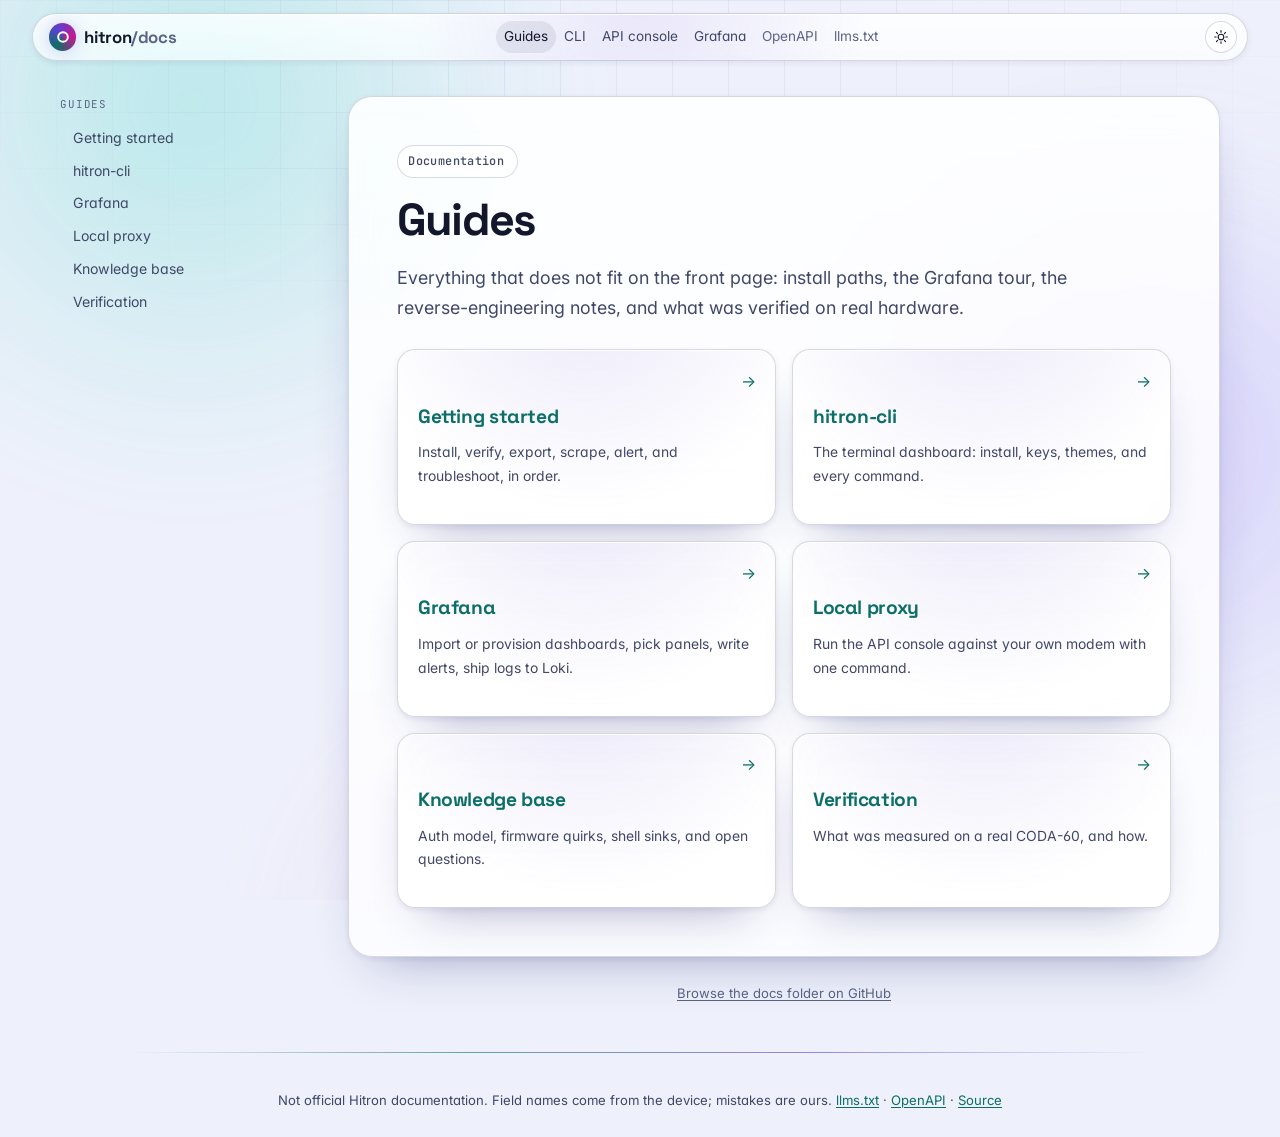
<file: site/docs/index.html>
<!doctype html>
<html lang="en" data-theme="dark">
<head>
<meta charset="utf-8">
<meta name="viewport" content="width=device-width, initial-scale=1">
<title>Guides · hitron docs</title>
<meta name="description" content="Install guides, the Grafana tour, reverse-engineering notes, and verification results for hitron.">
<meta name="theme-color" content="#04050b">
<link rel="canonical" href="https://hitron.netquor.dev/docs/index.html">
<link rel="icon" href="data:image/svg+xml,<svg xmlns='http://www.w3.org/2000/svg' viewBox='0 0 32 32'><defs><linearGradient id='g' x1='0' y1='0' x2='1' y2='1'><stop offset='0' stop-color='%235eead4'/><stop offset='1' stop-color='%23a78bfa'/></linearGradient></defs><rect width='32' height='32' rx='9' fill='%2304050b'/><circle cx='16' cy='16' r='6.5' fill='none' stroke='url(%23g)' stroke-width='3'/></svg>">
<link rel="preconnect" href="https://fonts.googleapis.com">
<link rel="preconnect" href="https://fonts.gstatic.com" crossorigin>
<link rel="stylesheet" href="https://fonts.googleapis.com/css2?family=Inter:wght@400;500;600&amp;family=JetBrains+Mono:wght@400;500;600&amp;family=Space+Grotesk:wght@500;600;700&amp;display=swap">
<link rel="stylesheet" href="../assets/style.css">
<link rel="stylesheet" href="../assets/glass.css">
<link rel="stylesheet" href="../assets/docs.css">
<script>try{var t=localStorage.getItem('hitron.theme');if(t)document.documentElement.dataset.theme=t;else if(matchMedia('(prefers-color-scheme: light)').matches)document.documentElement.dataset.theme='light'}catch(e){}</script>
<script src="../assets/fx.js" defer></script>
<script src="../assets/docs.js" defer></script>
</head>
<body>
<a class="skip" href="#main">Skip to content</a>
<header class="topbar">
  <a class="brand" href="../index.html#top">
    <span class="brand-mark" aria-hidden="true"><svg viewBox="0 0 16 16" width="14" height="14"><circle cx="8" cy="8" r="5.5" fill="none" stroke="currentColor" stroke-width="2.2"/></svg></span>
    <span>hitron<span class="dim">/docs</span></span>
  </a>
  <nav class="topnav">
    <a href="index.html" class="active">Guides</a>
    <a href="../index.html#cli">CLI</a>
    <a href="../index.html#explorer">API console</a>
    <a href="../index.html#dashboards">Grafana</a>
    <a href="../openapi.json" class="nav-secondary">OpenAPI</a>
    <a href="../llms.txt" class="nav-secondary">llms.txt</a>
  </nav>
  <div class="topbar-actions">
    <button id="theme-toggle" class="icon-btn" type="button" title="Toggle theme" aria-label="Toggle theme">
      <svg class="icon-sun" viewBox="0 0 24 24" aria-hidden="true"><circle cx="12" cy="12" r="4.2"/><path d="M12 2.5v2.2M12 19.3v2.2M2.5 12h2.2M19.3 12h2.2M5.2 5.2l1.6 1.6M17.2 17.2l1.6 1.6M18.8 5.2l-1.6 1.6M6.8 17.2l-1.6 1.6"/></svg>
      <svg class="icon-moon" viewBox="0 0 24 24" aria-hidden="true"><path d="M20 14.4A8.6 8.6 0 0 1 9.6 4 8.6 8.6 0 1 0 20 14.4Z"/></svg>
    </button>
  </div>
</header>
<div class="docs-shell">
  <aside class="docs-side" aria-label="Documentation">
    <nav class="docs-nav">
      <p class="docs-nav-label">Guides</p>
      <a href="getting-started.html">Getting started</a>
      <a href="hitron-cli.html">hitron-cli</a>
      <a href="grafana.html">Grafana</a>
      <a href="local-proxy.html">Local proxy</a>
      <a href="kb.html">Knowledge base</a>
      <a href="verification.html">Verification</a>
    </nav>

  </aside>
  <main id="main" class="docs-main">
<article class="doc">
<p class="eyebrow">Documentation</p>
<h1>Guides</h1>
<p class="doc-lede">Everything that does not fit on the front page: install paths, the Grafana tour, the reverse-engineering notes, and what was verified on real hardware.</p>
<div class="cards three doc-cards">
  <a class="card link" href="getting-started.html"><h3>Getting started</h3><p>Install, verify, export, scrape, alert, and troubleshoot, in order.</p></a>
  <a class="card link" href="hitron-cli.html"><h3>hitron-cli</h3><p>The terminal dashboard: install, keys, themes, and every command.</p></a>
  <a class="card link" href="grafana.html"><h3>Grafana</h3><p>Import or provision dashboards, pick panels, write alerts, ship logs to Loki.</p></a>
  <a class="card link" href="local-proxy.html"><h3>Local proxy</h3><p>Run the API console against your own modem with one command.</p></a>
  <a class="card link" href="kb.html"><h3>Knowledge base</h3><p>Auth model, firmware quirks, shell sinks, and open questions.</p></a>
  <a class="card link" href="verification.html"><h3>Verification</h3><p>What was measured on a real CODA-60, and how.</p></a>
</div>
</article>

    <p class="docs-edit"><a class="ext" href="https://github.com/Netquor/hitron/tree/main/docs">Browse the docs folder on GitHub</a></p>
  </main>
</div>
<footer class="footer">
  <p>Not official Hitron documentation. Field names come from the device; mistakes are ours. <a href="../llms.txt">llms.txt</a> · <a href="../openapi.json">OpenAPI</a> · <a href="https://github.com/Netquor/hitron">Source</a></p>
</footer>
</body>
</html>
</file>
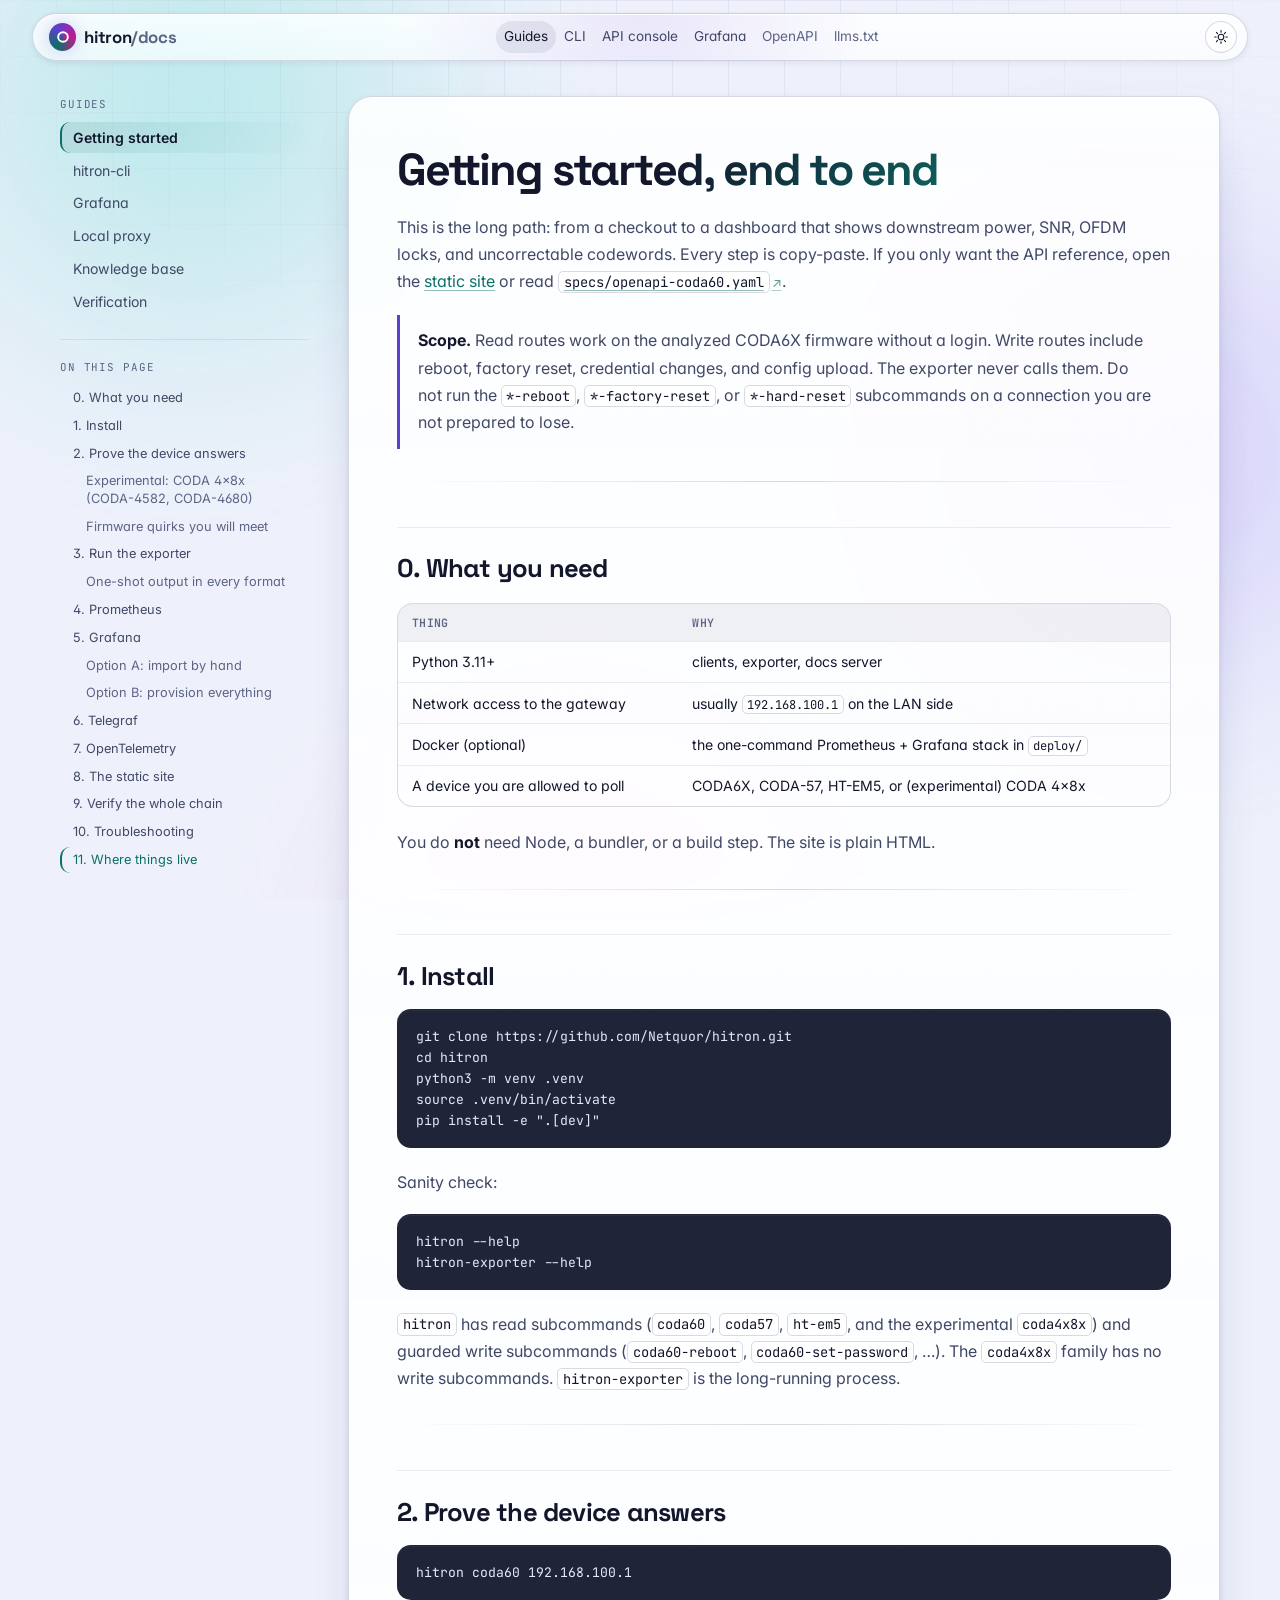
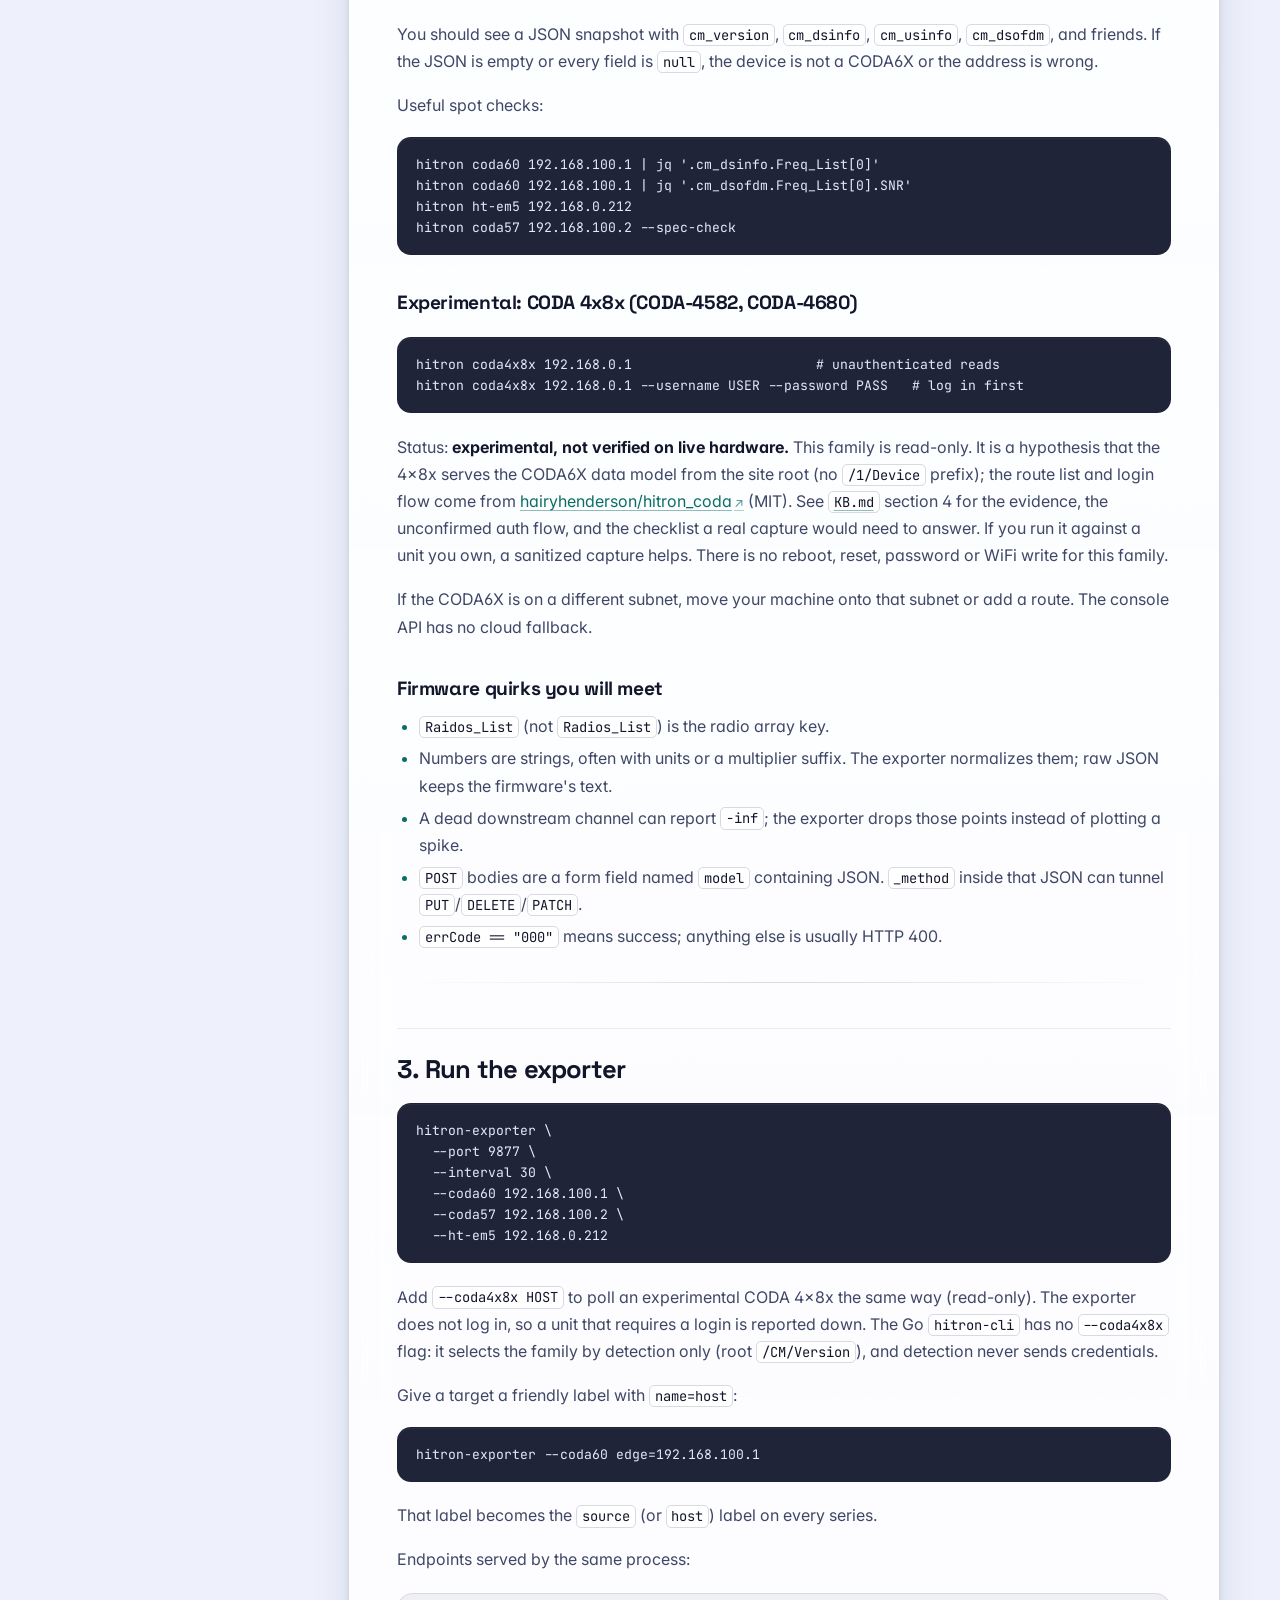
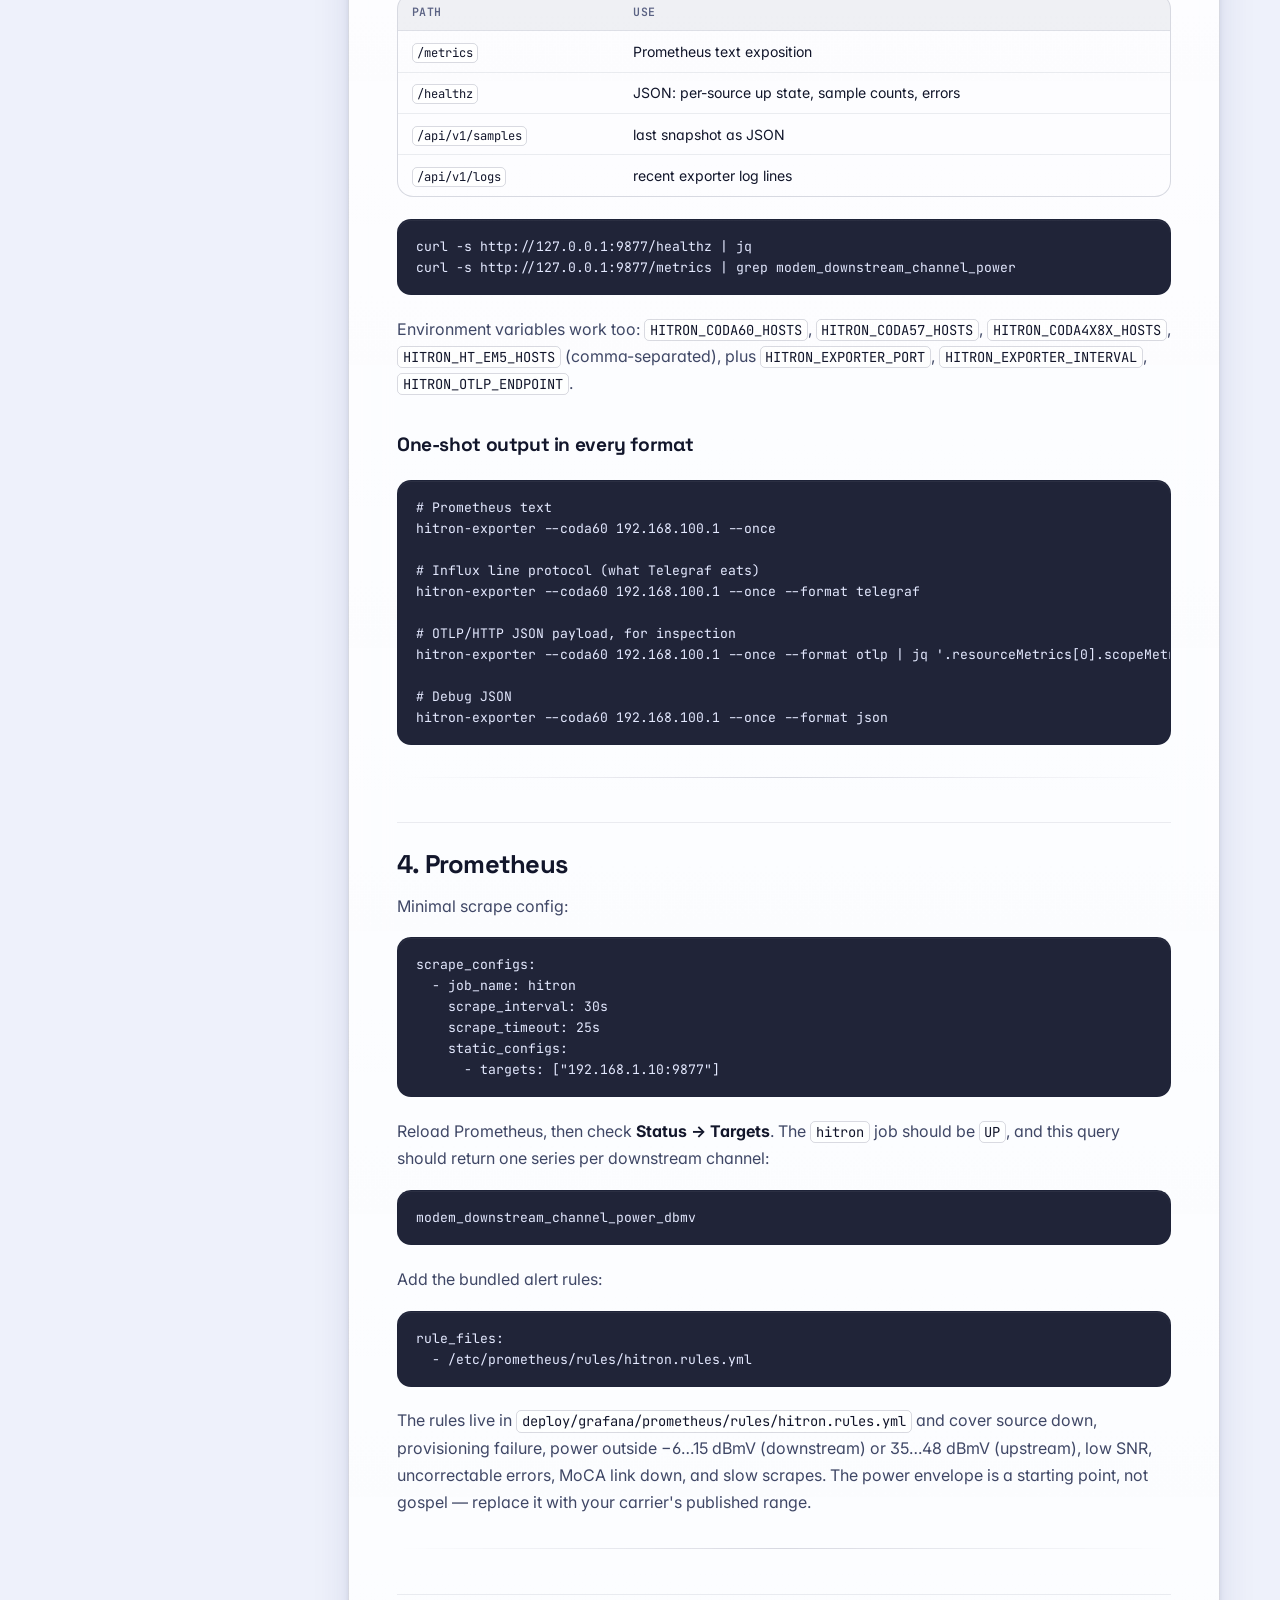
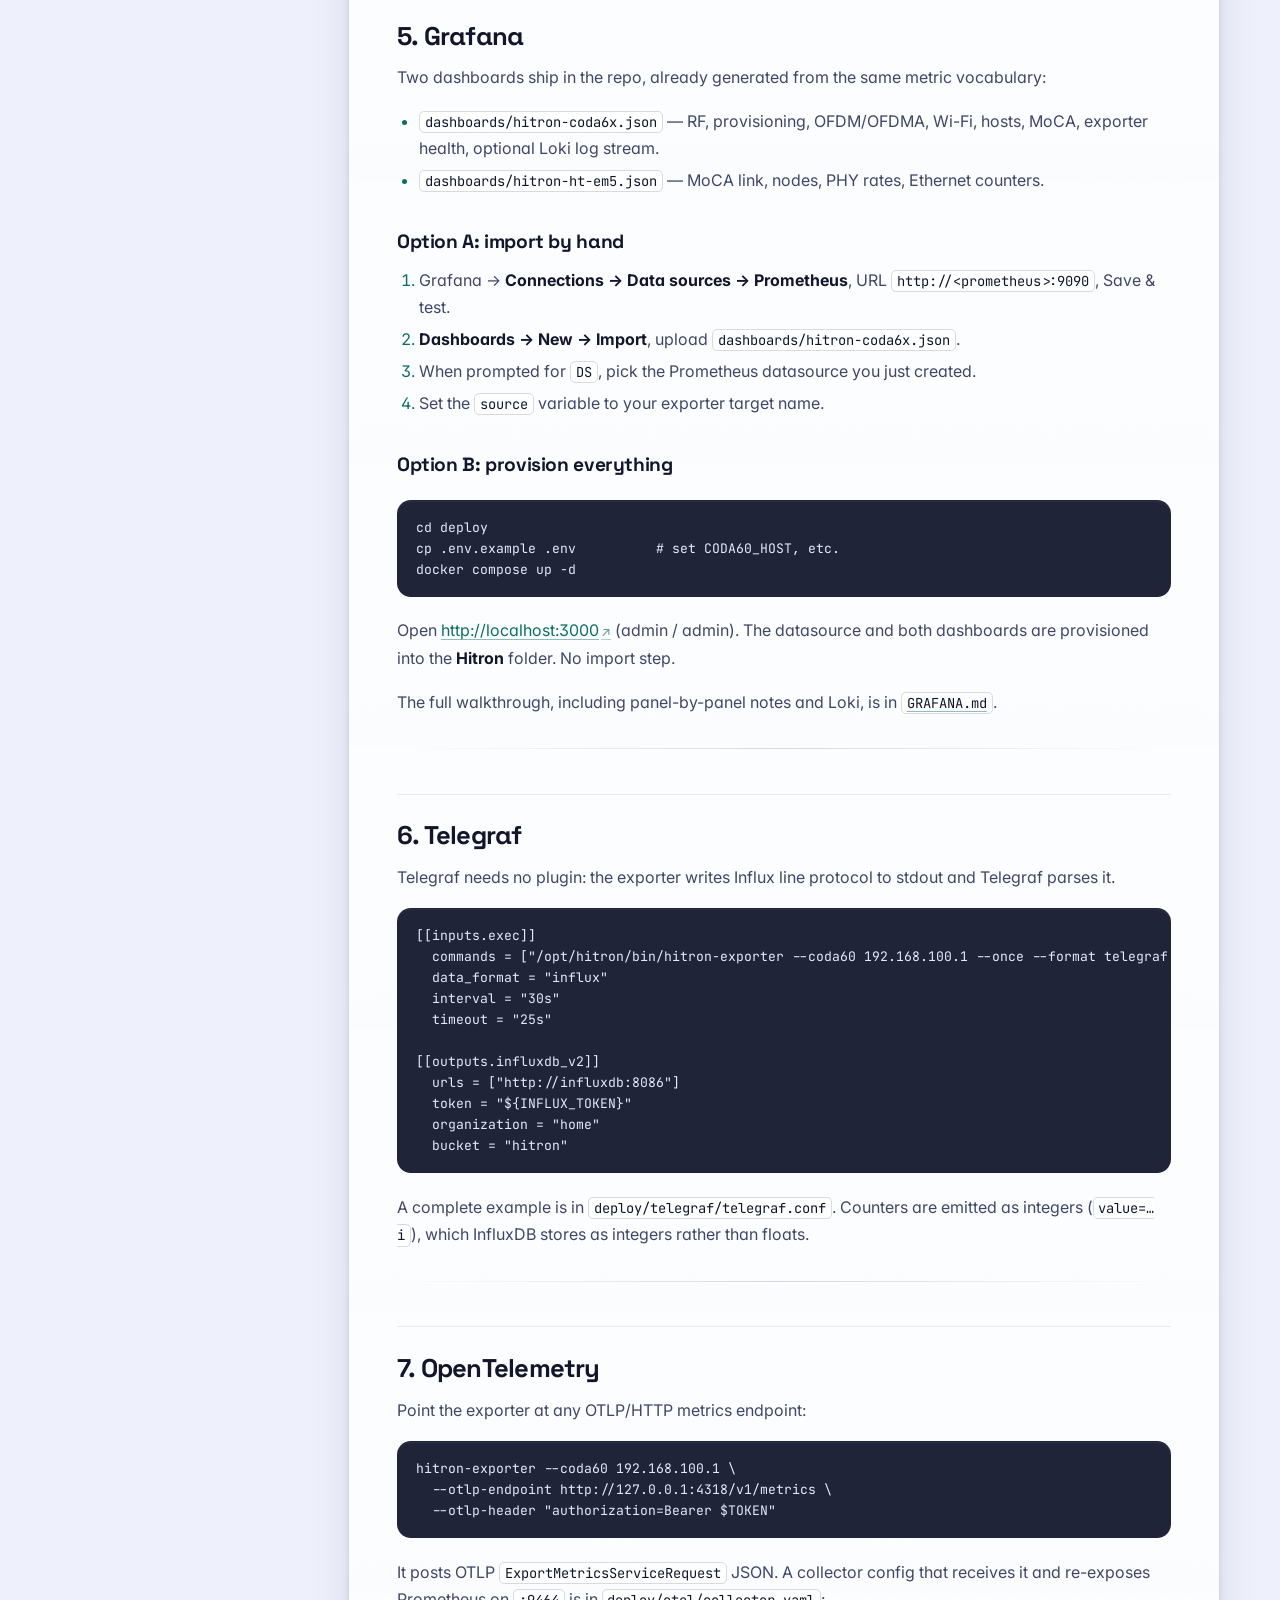
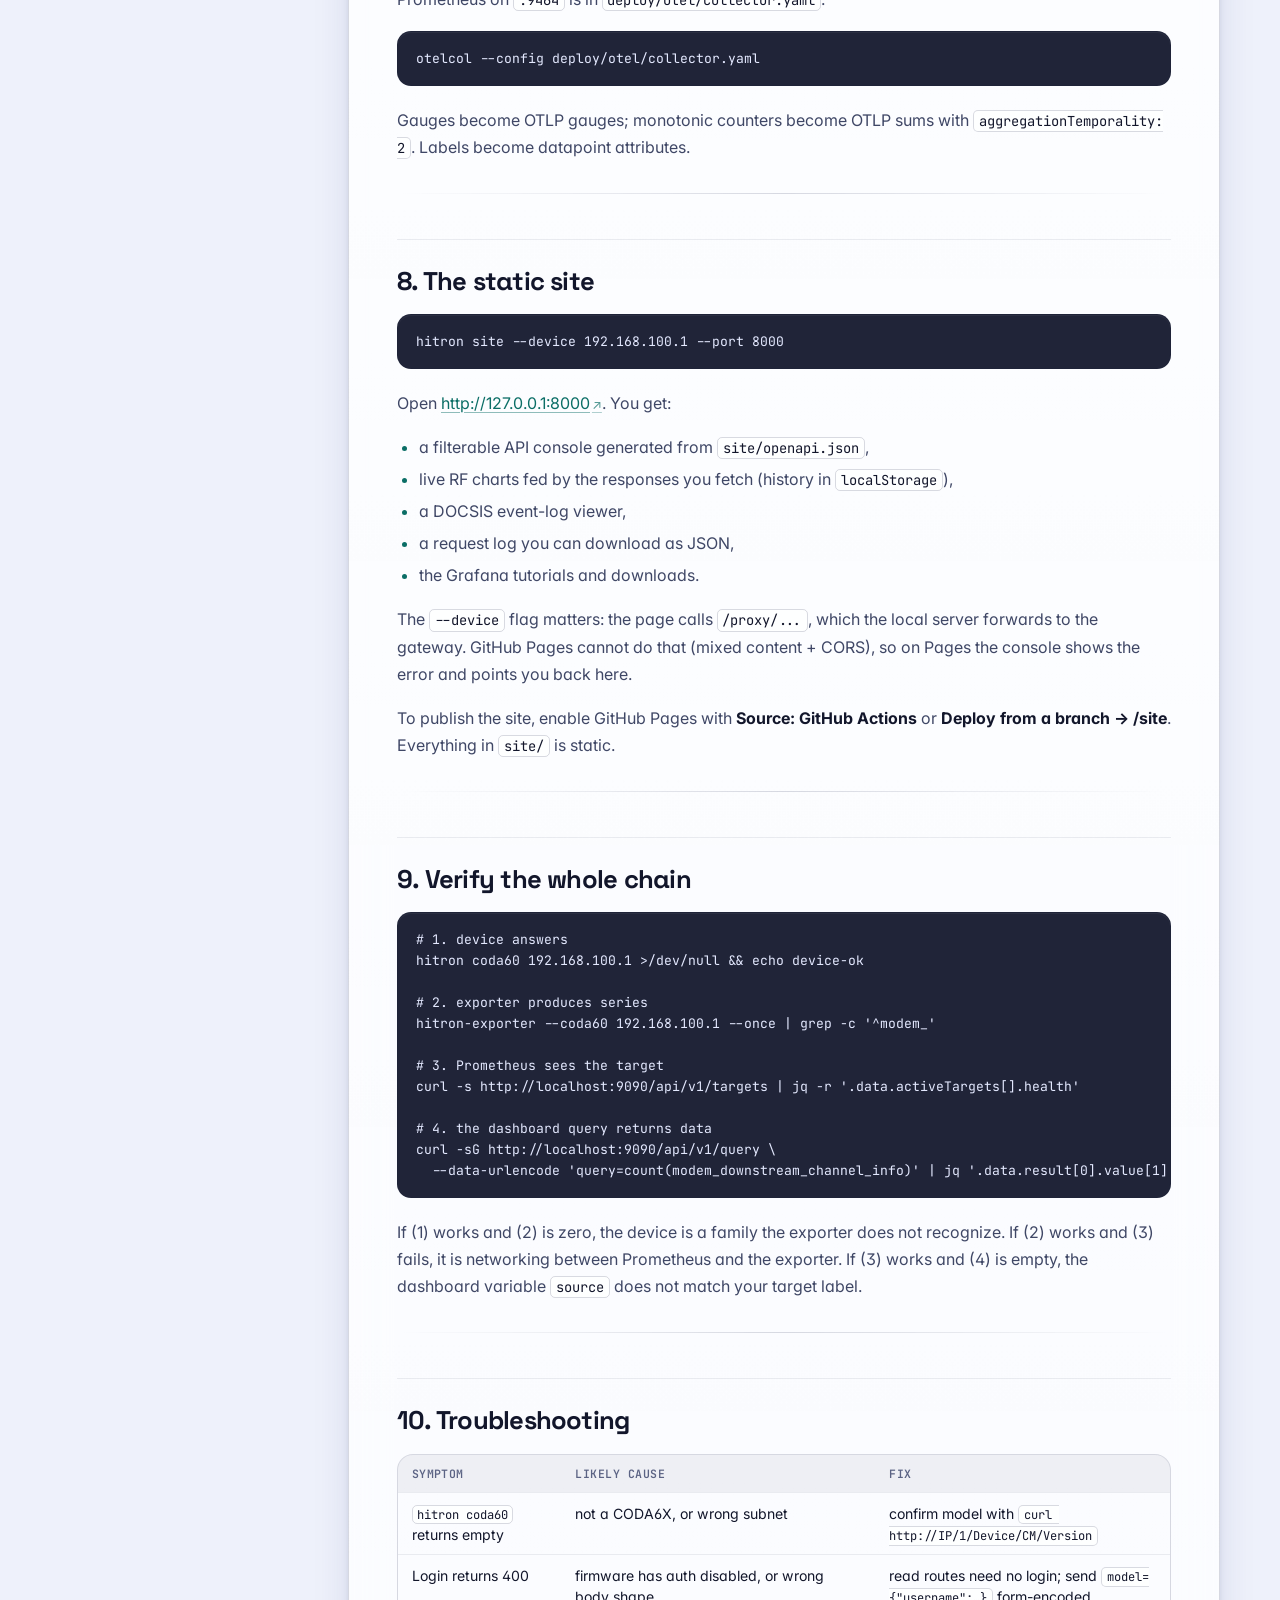
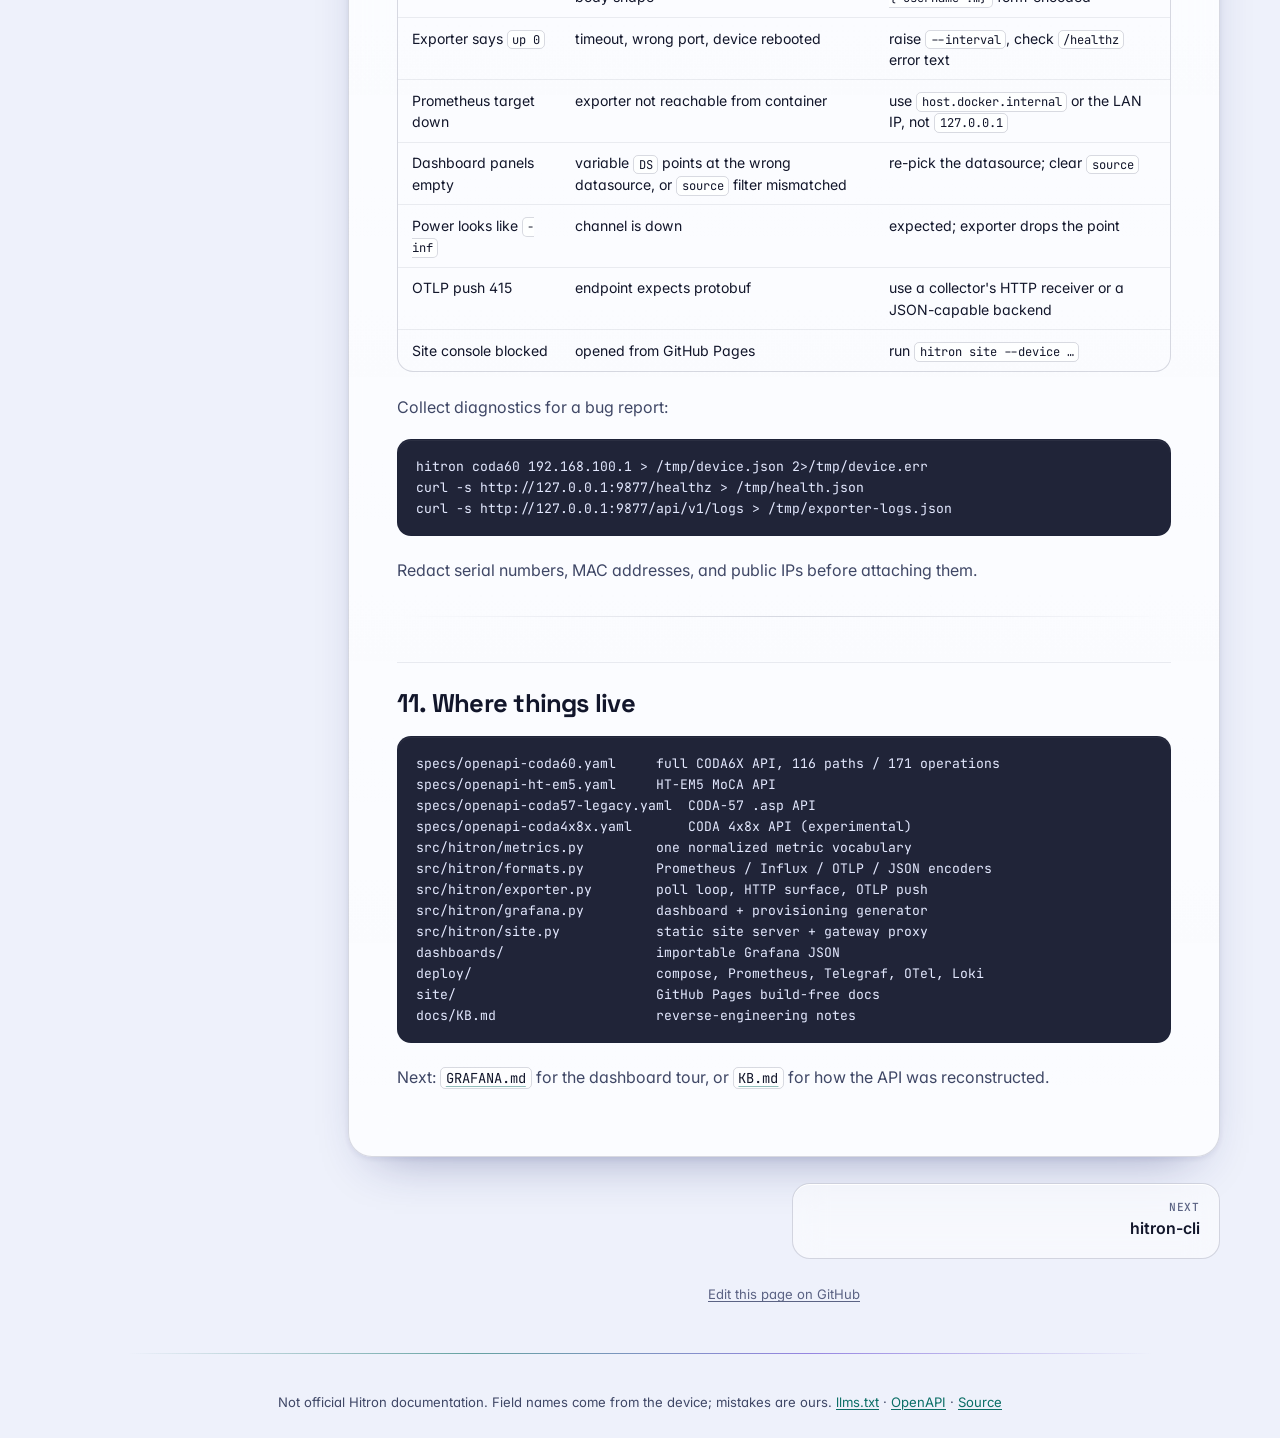
<file: site/docs/getting-started.html>
<!doctype html>
<html lang="en" data-theme="dark">
<head>
<meta charset="utf-8">
<meta name="viewport" content="width=device-width, initial-scale=1">
<title>Getting started, end to end · hitron docs</title>
<meta name="description" content="This is the long path: from a checkout to a dashboard that shows downstream
power, SNR, OFDM locks, and uncorrectable codewords. Every step is copy-paste.
If you only want the API reference, open the">
<meta name="theme-color" content="#04050b">
<link rel="canonical" href="https://hitron.netquor.dev/docs/getting-started.html">
<link rel="icon" href="data:image/svg+xml,<svg xmlns='http://www.w3.org/2000/svg' viewBox='0 0 32 32'><defs><linearGradient id='g' x1='0' y1='0' x2='1' y2='1'><stop offset='0' stop-color='%235eead4'/><stop offset='1' stop-color='%23a78bfa'/></linearGradient></defs><rect width='32' height='32' rx='9' fill='%2304050b'/><circle cx='16' cy='16' r='6.5' fill='none' stroke='url(%23g)' stroke-width='3'/></svg>">
<link rel="preconnect" href="https://fonts.googleapis.com">
<link rel="preconnect" href="https://fonts.gstatic.com" crossorigin>
<link rel="stylesheet" href="https://fonts.googleapis.com/css2?family=Inter:wght@400;500;600&amp;family=JetBrains+Mono:wght@400;500;600&amp;family=Space+Grotesk:wght@500;600;700&amp;display=swap">
<link rel="stylesheet" href="../assets/style.css">
<link rel="stylesheet" href="../assets/glass.css">
<link rel="stylesheet" href="../assets/docs.css">
<script>try{var t=localStorage.getItem('hitron.theme');if(t)document.documentElement.dataset.theme=t;else if(matchMedia('(prefers-color-scheme: light)').matches)document.documentElement.dataset.theme='light'}catch(e){}</script>
<script src="../assets/fx.js" defer></script>
<script src="../assets/docs.js" defer></script>
</head>
<body>
<a class="skip" href="#main">Skip to content</a>
<header class="topbar">
  <a class="brand" href="../index.html#top">
    <span class="brand-mark" aria-hidden="true"><svg viewBox="0 0 16 16" width="14" height="14"><circle cx="8" cy="8" r="5.5" fill="none" stroke="currentColor" stroke-width="2.2"/></svg></span>
    <span>hitron<span class="dim">/docs</span></span>
  </a>
  <nav class="topnav">
    <a href="index.html" class="active">Guides</a>
    <a href="../index.html#cli">CLI</a>
    <a href="../index.html#explorer">API console</a>
    <a href="../index.html#dashboards">Grafana</a>
    <a href="../openapi.json" class="nav-secondary">OpenAPI</a>
    <a href="../llms.txt" class="nav-secondary">llms.txt</a>
  </nav>
  <div class="topbar-actions">
    <button id="theme-toggle" class="icon-btn" type="button" title="Toggle theme" aria-label="Toggle theme">
      <svg class="icon-sun" viewBox="0 0 24 24" aria-hidden="true"><circle cx="12" cy="12" r="4.2"/><path d="M12 2.5v2.2M12 19.3v2.2M2.5 12h2.2M19.3 12h2.2M5.2 5.2l1.6 1.6M17.2 17.2l1.6 1.6M18.8 5.2l-1.6 1.6M6.8 17.2l-1.6 1.6"/></svg>
      <svg class="icon-moon" viewBox="0 0 24 24" aria-hidden="true"><path d="M20 14.4A8.6 8.6 0 0 1 9.6 4 8.6 8.6 0 1 0 20 14.4Z"/></svg>
    </button>
  </div>
</header>
<div class="docs-shell">
  <aside class="docs-side" aria-label="Documentation">
    <nav class="docs-nav">
      <p class="docs-nav-label">Guides</p>
      <a href="getting-started.html" aria-current="page">Getting started</a>
      <a href="hitron-cli.html">hitron-cli</a>
      <a href="grafana.html">Grafana</a>
      <a href="local-proxy.html">Local proxy</a>
      <a href="kb.html">Knowledge base</a>
      <a href="verification.html">Verification</a>
    </nav>
    <nav class="docs-toc" aria-label="On this page">
      <p class="docs-nav-label">On this page</p>
        <a href="#0-what-you-need" class="toc-l2">0. What you need</a>
        <a href="#1-install" class="toc-l2">1. Install</a>
        <a href="#2-prove-the-device-answers" class="toc-l2">2. Prove the device answers</a>
        <a href="#experimental-coda-4x8x-coda-4582-coda-4680" class="toc-l3">Experimental: CODA 4x8x (CODA-4582, CODA-4680)</a>
        <a href="#firmware-quirks-you-will-meet" class="toc-l3">Firmware quirks you will meet</a>
        <a href="#3-run-the-exporter" class="toc-l2">3. Run the exporter</a>
        <a href="#one-shot-output-in-every-format" class="toc-l3">One-shot output in every format</a>
        <a href="#4-prometheus" class="toc-l2">4. Prometheus</a>
        <a href="#5-grafana" class="toc-l2">5. Grafana</a>
        <a href="#option-a-import-by-hand" class="toc-l3">Option A: import by hand</a>
        <a href="#option-b-provision-everything" class="toc-l3">Option B: provision everything</a>
        <a href="#6-telegraf" class="toc-l2">6. Telegraf</a>
        <a href="#7-opentelemetry" class="toc-l2">7. OpenTelemetry</a>
        <a href="#8-the-static-site" class="toc-l2">8. The static site</a>
        <a href="#9-verify-the-whole-chain" class="toc-l2">9. Verify the whole chain</a>
        <a href="#10-troubleshooting" class="toc-l2">10. Troubleshooting</a>
        <a href="#11-where-things-live" class="toc-l2">11. Where things live</a>
    </nav>
  </aside>
  <main id="main" class="docs-main">
<article class="doc">
<h1 id="getting-started-end-to-end">Getting started, end to end</h1>
<p>This is the long path: from a checkout to a dashboard that shows downstream
power, SNR, OFDM locks, and uncorrectable codewords. Every step is copy-paste.
If you only want the API reference, open the <a href="../index.html">static site</a>
or read <a class="ext" href="https://github.com/Netquor/hitron/blob/main/specs/openapi-coda60.yaml"><code>specs/openapi-coda60.yaml</code></a>.</p>
<blockquote>
<p><strong>Scope.</strong> Read routes work on the analyzed CODA6X firmware without a login.
Write routes include reboot, factory reset, credential changes, and config
upload. The exporter never calls them. Do not run the <code>*-reboot</code>,
<code>*-factory-reset</code>, or <code>*-hard-reset</code> subcommands on a connection you are not
prepared to lose.</p>
</blockquote>
<hr>
<h2 id="0-what-you-need">0. What you need<a class="headerlink" href="#0-what-you-need" title="Link to this section">#</a></h2>
<div class="table-scroll"><table>
<thead>
<tr>
<th>Thing</th>
<th>Why</th>
</tr>
</thead>
<tbody>
<tr>
<td>Python 3.11+</td>
<td>clients, exporter, docs server</td>
</tr>
<tr>
<td>Network access to the gateway</td>
<td>usually <code>192.168.100.1</code> on the LAN side</td>
</tr>
<tr>
<td>Docker (optional)</td>
<td>the one-command Prometheus + Grafana stack in <code>deploy/</code></td>
</tr>
<tr>
<td>A device you are allowed to poll</td>
<td>CODA6X, CODA-57, HT-EM5, or (experimental) CODA 4x8x</td>
</tr>
</tbody>
</table></div>
<p>You do <strong>not</strong> need Node, a bundler, or a build step. The site is plain HTML.</p>
<hr>
<h2 id="1-install">1. Install<a class="headerlink" href="#1-install" title="Link to this section">#</a></h2>
<pre><code class="language-bash">git clone https://github.com/Netquor/hitron.git
cd hitron
python3 -m venv .venv
source .venv/bin/activate
pip install -e &quot;.[dev]&quot;
</code></pre>
<p>Sanity check:</p>
<pre><code class="language-bash">hitron --help
hitron-exporter --help
</code></pre>
<p><code>hitron</code> has read subcommands (<code>coda60</code>, <code>coda57</code>, <code>ht-em5</code>, and the experimental
<code>coda4x8x</code>) and guarded write subcommands (<code>coda60-reboot</code>,
<code>coda60-set-password</code>, …). The <code>coda4x8x</code> family has no write subcommands.
<code>hitron-exporter</code> is the long-running process.</p>
<hr>
<h2 id="2-prove-the-device-answers">2. Prove the device answers<a class="headerlink" href="#2-prove-the-device-answers" title="Link to this section">#</a></h2>
<pre><code class="language-bash">hitron coda60 192.168.100.1
</code></pre>
<p>You should see a JSON snapshot with <code>cm_version</code>, <code>cm_dsinfo</code>, <code>cm_usinfo</code>,
<code>cm_dsofdm</code>, and friends. If the JSON is empty or every field is <code>null</code>, the
device is not a CODA6X or the address is wrong.</p>
<p>Useful spot checks:</p>
<pre><code class="language-bash">hitron coda60 192.168.100.1 | jq '.cm_dsinfo.Freq_List[0]'
hitron coda60 192.168.100.1 | jq '.cm_dsofdm.Freq_List[0].SNR'
hitron ht-em5 192.168.0.212
hitron coda57 192.168.100.2 --spec-check
</code></pre>
<h3 id="experimental-coda-4x8x-coda-4582-coda-4680">Experimental: CODA 4x8x (CODA-4582, CODA-4680)<a class="headerlink" href="#experimental-coda-4x8x-coda-4582-coda-4680" title="Link to this section">#</a></h3>
<pre><code class="language-bash">hitron coda4x8x 192.168.0.1                       # unauthenticated reads
hitron coda4x8x 192.168.0.1 --username USER --password PASS   # log in first
</code></pre>
<p>Status: <strong>experimental, not verified on live hardware.</strong> This family is read-only.
It is a hypothesis that the 4x8x serves the CODA6X data model from the site root
(no <code>/1/Device</code> prefix); the route list and login flow come from
<a class="ext" href="https://github.com/hairyhenderson/hitron_coda">hairyhenderson/hitron_coda</a> (MIT).
See <a href="kb.html"><code>KB.md</code></a> section 4 for the evidence, the unconfirmed auth flow, and the
checklist a real capture would need to answer. If you run it against a unit you own,
a sanitized capture helps. There is no reboot, reset, password or WiFi write for
this family.</p>
<p>If the CODA6X is on a different subnet, move your machine onto that subnet or
add a route. The console API has no cloud fallback.</p>
<h3 id="firmware-quirks-you-will-meet">Firmware quirks you will meet<a class="headerlink" href="#firmware-quirks-you-will-meet" title="Link to this section">#</a></h3>
<ul>
<li><code>Raidos_List</code> (not <code>Radios_List</code>) is the radio array key.</li>
<li>Numbers are strings, often with units or a multiplier suffix. The exporter
  normalizes them; raw JSON keeps the firmware's text.</li>
<li>A dead downstream channel can report <code>-inf</code>; the exporter drops those points
  instead of plotting a spike.</li>
<li><code>POST</code> bodies are a form field named <code>model</code> containing JSON. <code>_method</code> inside
  that JSON can tunnel <code>PUT</code>/<code>DELETE</code>/<code>PATCH</code>.</li>
<li><code>errCode == "000"</code> means success; anything else is usually HTTP 400.</li>
</ul>
<hr>
<h2 id="3-run-the-exporter">3. Run the exporter<a class="headerlink" href="#3-run-the-exporter" title="Link to this section">#</a></h2>
<pre><code class="language-bash">hitron-exporter \
  --port 9877 \
  --interval 30 \
  --coda60 192.168.100.1 \
  --coda57 192.168.100.2 \
  --ht-em5 192.168.0.212
</code></pre>
<p>Add <code>--coda4x8x HOST</code> to poll an experimental CODA 4x8x the same way (read-only).
The exporter does not log in, so a unit that requires a login is reported down.
The Go <code>hitron-cli</code> has no <code>--coda4x8x</code> flag: it selects the family by detection
only (root <code>/CM/Version</code>), and detection never sends credentials.</p>
<p>Give a target a friendly label with <code>name=host</code>:</p>
<pre><code class="language-bash">hitron-exporter --coda60 edge=192.168.100.1
</code></pre>
<p>That label becomes the <code>source</code> (or <code>host</code>) label on every series.</p>
<p>Endpoints served by the same process:</p>
<div class="table-scroll"><table>
<thead>
<tr>
<th>Path</th>
<th>Use</th>
</tr>
</thead>
<tbody>
<tr>
<td><code>/metrics</code></td>
<td>Prometheus text exposition</td>
</tr>
<tr>
<td><code>/healthz</code></td>
<td>JSON: per-source up state, sample counts, errors</td>
</tr>
<tr>
<td><code>/api/v1/samples</code></td>
<td>last snapshot as JSON</td>
</tr>
<tr>
<td><code>/api/v1/logs</code></td>
<td>recent exporter log lines</td>
</tr>
</tbody>
</table></div>
<pre><code class="language-bash">curl -s http://127.0.0.1:9877/healthz | jq
curl -s http://127.0.0.1:9877/metrics | grep modem_downstream_channel_power
</code></pre>
<p>Environment variables work too: <code>HITRON_CODA60_HOSTS</code>,
<code>HITRON_CODA57_HOSTS</code>, <code>HITRON_CODA4X8X_HOSTS</code>, <code>HITRON_HT_EM5_HOSTS</code> (comma-separated), plus
<code>HITRON_EXPORTER_PORT</code>, <code>HITRON_EXPORTER_INTERVAL</code>, <code>HITRON_OTLP_ENDPOINT</code>.</p>
<h3 id="one-shot-output-in-every-format">One-shot output in every format<a class="headerlink" href="#one-shot-output-in-every-format" title="Link to this section">#</a></h3>
<pre><code class="language-bash"># Prometheus text
hitron-exporter --coda60 192.168.100.1 --once

# Influx line protocol (what Telegraf eats)
hitron-exporter --coda60 192.168.100.1 --once --format telegraf

# OTLP/HTTP JSON payload, for inspection
hitron-exporter --coda60 192.168.100.1 --once --format otlp | jq '.resourceMetrics[0].scopeMetrics[0].metrics[0]'

# Debug JSON
hitron-exporter --coda60 192.168.100.1 --once --format json
</code></pre>
<hr>
<h2 id="4-prometheus">4. Prometheus<a class="headerlink" href="#4-prometheus" title="Link to this section">#</a></h2>
<p>Minimal scrape config:</p>
<pre><code class="language-yaml">scrape_configs:
  - job_name: hitron
    scrape_interval: 30s
    scrape_timeout: 25s
    static_configs:
      - targets: [&quot;192.168.1.10:9877&quot;]
</code></pre>
<p>Reload Prometheus, then check <strong>Status → Targets</strong>. The <code>hitron</code> job should be
<code>UP</code>, and this query should return one series per downstream channel:</p>
<pre><code class="language-promql">modem_downstream_channel_power_dbmv
</code></pre>
<p>Add the bundled alert rules:</p>
<pre><code class="language-yaml">rule_files:
  - /etc/prometheus/rules/hitron.rules.yml
</code></pre>
<p>The rules live in <code>deploy/grafana/prometheus/rules/hitron.rules.yml</code> and cover
source down, provisioning failure, power outside −6…15 dBmV (downstream) or
35…48 dBmV (upstream), low SNR, uncorrectable errors, MoCA link down, and slow
scrapes. The power envelope is a starting point, not gospel — replace it with
your carrier's published range.</p>
<hr>
<h2 id="5-grafana">5. Grafana<a class="headerlink" href="#5-grafana" title="Link to this section">#</a></h2>
<p>Two dashboards ship in the repo, already generated from the same metric
vocabulary:</p>
<ul>
<li><code>dashboards/hitron-coda6x.json</code> — RF, provisioning, OFDM/OFDMA, Wi-Fi,
  hosts, MoCA, exporter health, optional Loki log stream.</li>
<li><code>dashboards/hitron-ht-em5.json</code> — MoCA link, nodes, PHY rates, Ethernet
  counters.</li>
</ul>
<h3 id="option-a-import-by-hand">Option A: import by hand<a class="headerlink" href="#option-a-import-by-hand" title="Link to this section">#</a></h3>
<ol>
<li>Grafana → <strong>Connections → Data sources → Prometheus</strong>, URL
   <code>http://&lt;prometheus&gt;:9090</code>, Save &amp; test.</li>
<li><strong>Dashboards → New → Import</strong>, upload <code>dashboards/hitron-coda6x.json</code>.</li>
<li>When prompted for <code>DS</code>, pick the Prometheus datasource you just created.</li>
<li>Set the <code>source</code> variable to your exporter target name.</li>
</ol>
<h3 id="option-b-provision-everything">Option B: provision everything<a class="headerlink" href="#option-b-provision-everything" title="Link to this section">#</a></h3>
<pre><code class="language-bash">cd deploy
cp .env.example .env          # set CODA60_HOST, etc.
docker compose up -d
</code></pre>
<p>Open <a class="ext" href="http://localhost:3000">http://localhost:3000</a> (admin / admin). The datasource and both
dashboards are provisioned into the <strong>Hitron</strong> folder. No import step.</p>
<p>The full walkthrough, including panel-by-panel notes and Loki, is in
<a href="grafana.html"><code>GRAFANA.md</code></a>.</p>
<hr>
<h2 id="6-telegraf">6. Telegraf<a class="headerlink" href="#6-telegraf" title="Link to this section">#</a></h2>
<p>Telegraf needs no plugin: the exporter writes Influx line protocol to stdout and
Telegraf parses it.</p>
<pre><code class="language-toml">[[inputs.exec]]
  commands = [&quot;/opt/hitron/bin/hitron-exporter --coda60 192.168.100.1 --once --format telegraf&quot;]
  data_format = &quot;influx&quot;
  interval = &quot;30s&quot;
  timeout = &quot;25s&quot;

[[outputs.influxdb_v2]]
  urls = [&quot;http://influxdb:8086&quot;]
  token = &quot;${INFLUX_TOKEN}&quot;
  organization = &quot;home&quot;
  bucket = &quot;hitron&quot;
</code></pre>
<p>A complete example is in <code>deploy/telegraf/telegraf.conf</code>. Counters are emitted
as integers (<code>value=…i</code>), which InfluxDB stores as integers rather than floats.</p>
<hr>
<h2 id="7-opentelemetry">7. OpenTelemetry<a class="headerlink" href="#7-opentelemetry" title="Link to this section">#</a></h2>
<p>Point the exporter at any OTLP/HTTP metrics endpoint:</p>
<pre><code class="language-bash">hitron-exporter --coda60 192.168.100.1 \
  --otlp-endpoint http://127.0.0.1:4318/v1/metrics \
  --otlp-header &quot;authorization=Bearer $TOKEN&quot;
</code></pre>
<p>It posts OTLP <code>ExportMetricsServiceRequest</code> JSON. A collector config that
receives it and re-exposes Prometheus on <code>:9464</code> is in
<code>deploy/otel/collector.yaml</code>:</p>
<pre><code class="language-bash">otelcol --config deploy/otel/collector.yaml
</code></pre>
<p>Gauges become OTLP gauges; monotonic counters become OTLP sums with
<code>aggregationTemporality: 2</code>. Labels become datapoint attributes.</p>
<hr>
<h2 id="8-the-static-site">8. The static site<a class="headerlink" href="#8-the-static-site" title="Link to this section">#</a></h2>
<pre><code class="language-bash">hitron site --device 192.168.100.1 --port 8000
</code></pre>
<p>Open <a class="ext" href="http://127.0.0.1:8000">http://127.0.0.1:8000</a>. You get:</p>
<ul>
<li>a filterable API console generated from <code>site/openapi.json</code>,</li>
<li>live RF charts fed by the responses you fetch (history in <code>localStorage</code>),</li>
<li>a DOCSIS event-log viewer,</li>
<li>a request log you can download as JSON,</li>
<li>the Grafana tutorials and downloads.</li>
</ul>
<p>The <code>--device</code> flag matters: the page calls <code>/proxy/...</code>, which the local server
forwards to the gateway. GitHub Pages cannot do that (mixed content + CORS), so
on Pages the console shows the error and points you back here.</p>
<p>To publish the site, enable GitHub Pages with <strong>Source: GitHub Actions</strong> or
<strong>Deploy from a branch → /site</strong>. Everything in <code>site/</code> is static.</p>
<hr>
<h2 id="9-verify-the-whole-chain">9. Verify the whole chain<a class="headerlink" href="#9-verify-the-whole-chain" title="Link to this section">#</a></h2>
<pre><code class="language-bash"># 1. device answers
hitron coda60 192.168.100.1 &gt;/dev/null &amp;&amp; echo device-ok

# 2. exporter produces series
hitron-exporter --coda60 192.168.100.1 --once | grep -c '^modem_'

# 3. Prometheus sees the target
curl -s http://localhost:9090/api/v1/targets | jq -r '.data.activeTargets[].health'

# 4. the dashboard query returns data
curl -sG http://localhost:9090/api/v1/query \
  --data-urlencode 'query=count(modem_downstream_channel_info)' | jq '.data.result[0].value[1]'
</code></pre>
<p>If (1) works and (2) is zero, the device is a family the exporter does not
recognize. If (2) works and (3) fails, it is networking between Prometheus and
the exporter. If (3) works and (4) is empty, the dashboard variable <code>source</code>
does not match your target label.</p>
<hr>
<h2 id="10-troubleshooting">10. Troubleshooting<a class="headerlink" href="#10-troubleshooting" title="Link to this section">#</a></h2>
<div class="table-scroll"><table>
<thead>
<tr>
<th>Symptom</th>
<th>Likely cause</th>
<th>Fix</th>
</tr>
</thead>
<tbody>
<tr>
<td><code>hitron coda60</code> returns empty</td>
<td>not a CODA6X, or wrong subnet</td>
<td>confirm model with <code>curl http://IP/1/Device/CM/Version</code></td>
</tr>
<tr>
<td>Login returns 400</td>
<td>firmware has auth disabled, or wrong body shape</td>
<td>read routes need no login; send <code>model={"username":…}</code> form-encoded</td>
</tr>
<tr>
<td>Exporter says <code>up 0</code></td>
<td>timeout, wrong port, device rebooted</td>
<td>raise <code>--interval</code>, check <code>/healthz</code> error text</td>
</tr>
<tr>
<td>Prometheus target down</td>
<td>exporter not reachable from container</td>
<td>use <code>host.docker.internal</code> or the LAN IP, not <code>127.0.0.1</code></td>
</tr>
<tr>
<td>Dashboard panels empty</td>
<td>variable <code>DS</code> points at the wrong datasource, or <code>source</code> filter mismatched</td>
<td>re-pick the datasource; clear <code>source</code></td>
</tr>
<tr>
<td>Power looks like <code>-inf</code></td>
<td>channel is down</td>
<td>expected; exporter drops the point</td>
</tr>
<tr>
<td>OTLP push 415</td>
<td>endpoint expects protobuf</td>
<td>use a collector's HTTP receiver or a JSON-capable backend</td>
</tr>
<tr>
<td>Site console blocked</td>
<td>opened from GitHub Pages</td>
<td>run <code>hitron site --device …</code></td>
</tr>
</tbody>
</table></div>
<p>Collect diagnostics for a bug report:</p>
<pre><code class="language-bash">hitron coda60 192.168.100.1 &gt; /tmp/device.json 2&gt;/tmp/device.err
curl -s http://127.0.0.1:9877/healthz &gt; /tmp/health.json
curl -s http://127.0.0.1:9877/api/v1/logs &gt; /tmp/exporter-logs.json
</code></pre>
<p>Redact serial numbers, MAC addresses, and public IPs before attaching them.</p>
<hr>
<h2 id="11-where-things-live">11. Where things live<a class="headerlink" href="#11-where-things-live" title="Link to this section">#</a></h2>
<pre><code>specs/openapi-coda60.yaml     full CODA6X API, 116 paths / 171 operations
specs/openapi-ht-em5.yaml     HT-EM5 MoCA API
specs/openapi-coda57-legacy.yaml  CODA-57 .asp API
specs/openapi-coda4x8x.yaml       CODA 4x8x API (experimental)
src/hitron/metrics.py         one normalized metric vocabulary
src/hitron/formats.py         Prometheus / Influx / OTLP / JSON encoders
src/hitron/exporter.py        poll loop, HTTP surface, OTLP push
src/hitron/grafana.py         dashboard + provisioning generator
src/hitron/site.py            static site server + gateway proxy
dashboards/                   importable Grafana JSON
deploy/                       compose, Prometheus, Telegraf, OTel, Loki
site/                         GitHub Pages build-free docs
docs/KB.md                    reverse-engineering notes
</code></pre>
<p>Next: <a href="grafana.html"><code>GRAFANA.md</code></a> for the dashboard tour, or
<a href="kb.html"><code>KB.md</code></a> for how the API was reconstructed.</p>
</article>
    <nav class="docs-pager" aria-label="Pages">
      <span></span>
      <a class="next" href="hitron-cli.html"><span>Next</span>hitron-cli</a>
    </nav>
    <p class="docs-edit"><a class="ext" href="https://github.com/Netquor/hitron/blob/main/docs/GETTING-STARTED.md">Edit this page on GitHub</a></p>
  </main>
</div>
<footer class="footer">
  <p>Not official Hitron documentation. Field names come from the device; mistakes are ours. <a href="../llms.txt">llms.txt</a> · <a href="../openapi.json">OpenAPI</a> · <a href="https://github.com/Netquor/hitron">Source</a></p>
</footer>
</body>
</html>
</file>
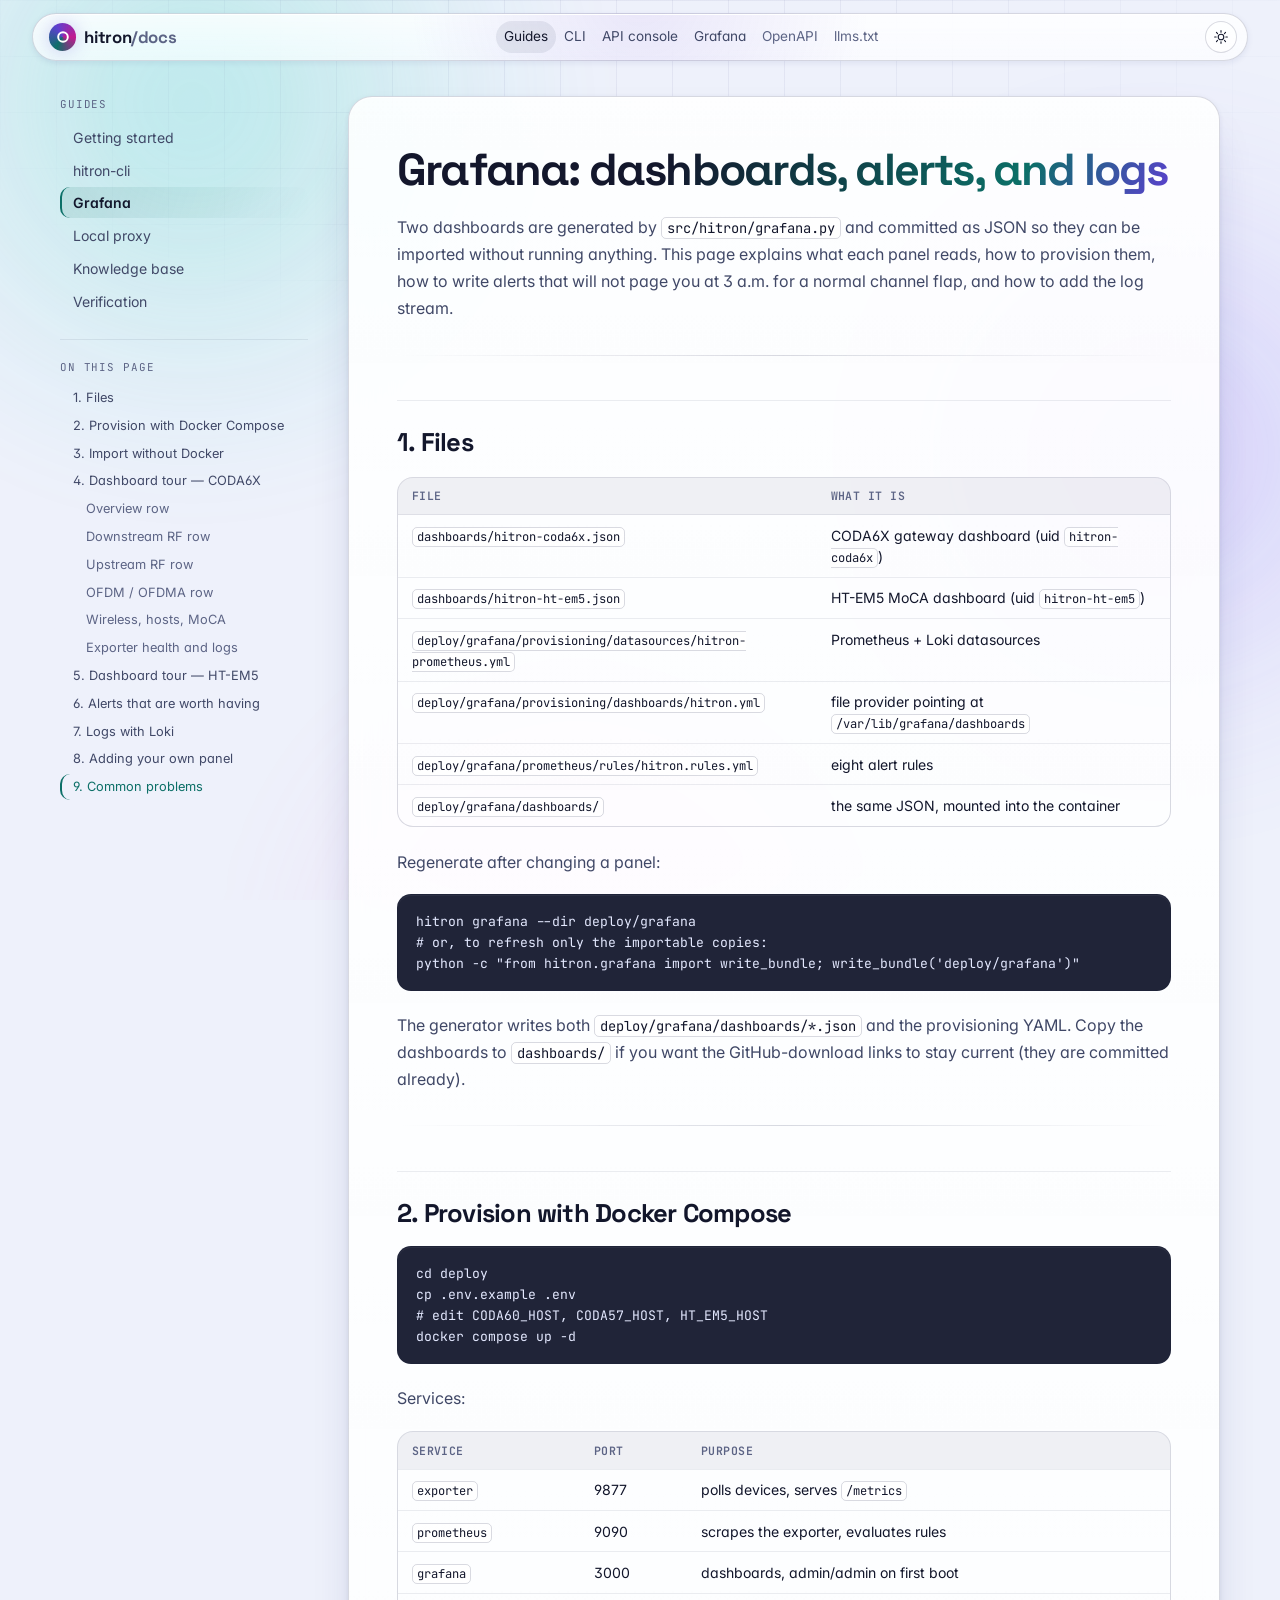
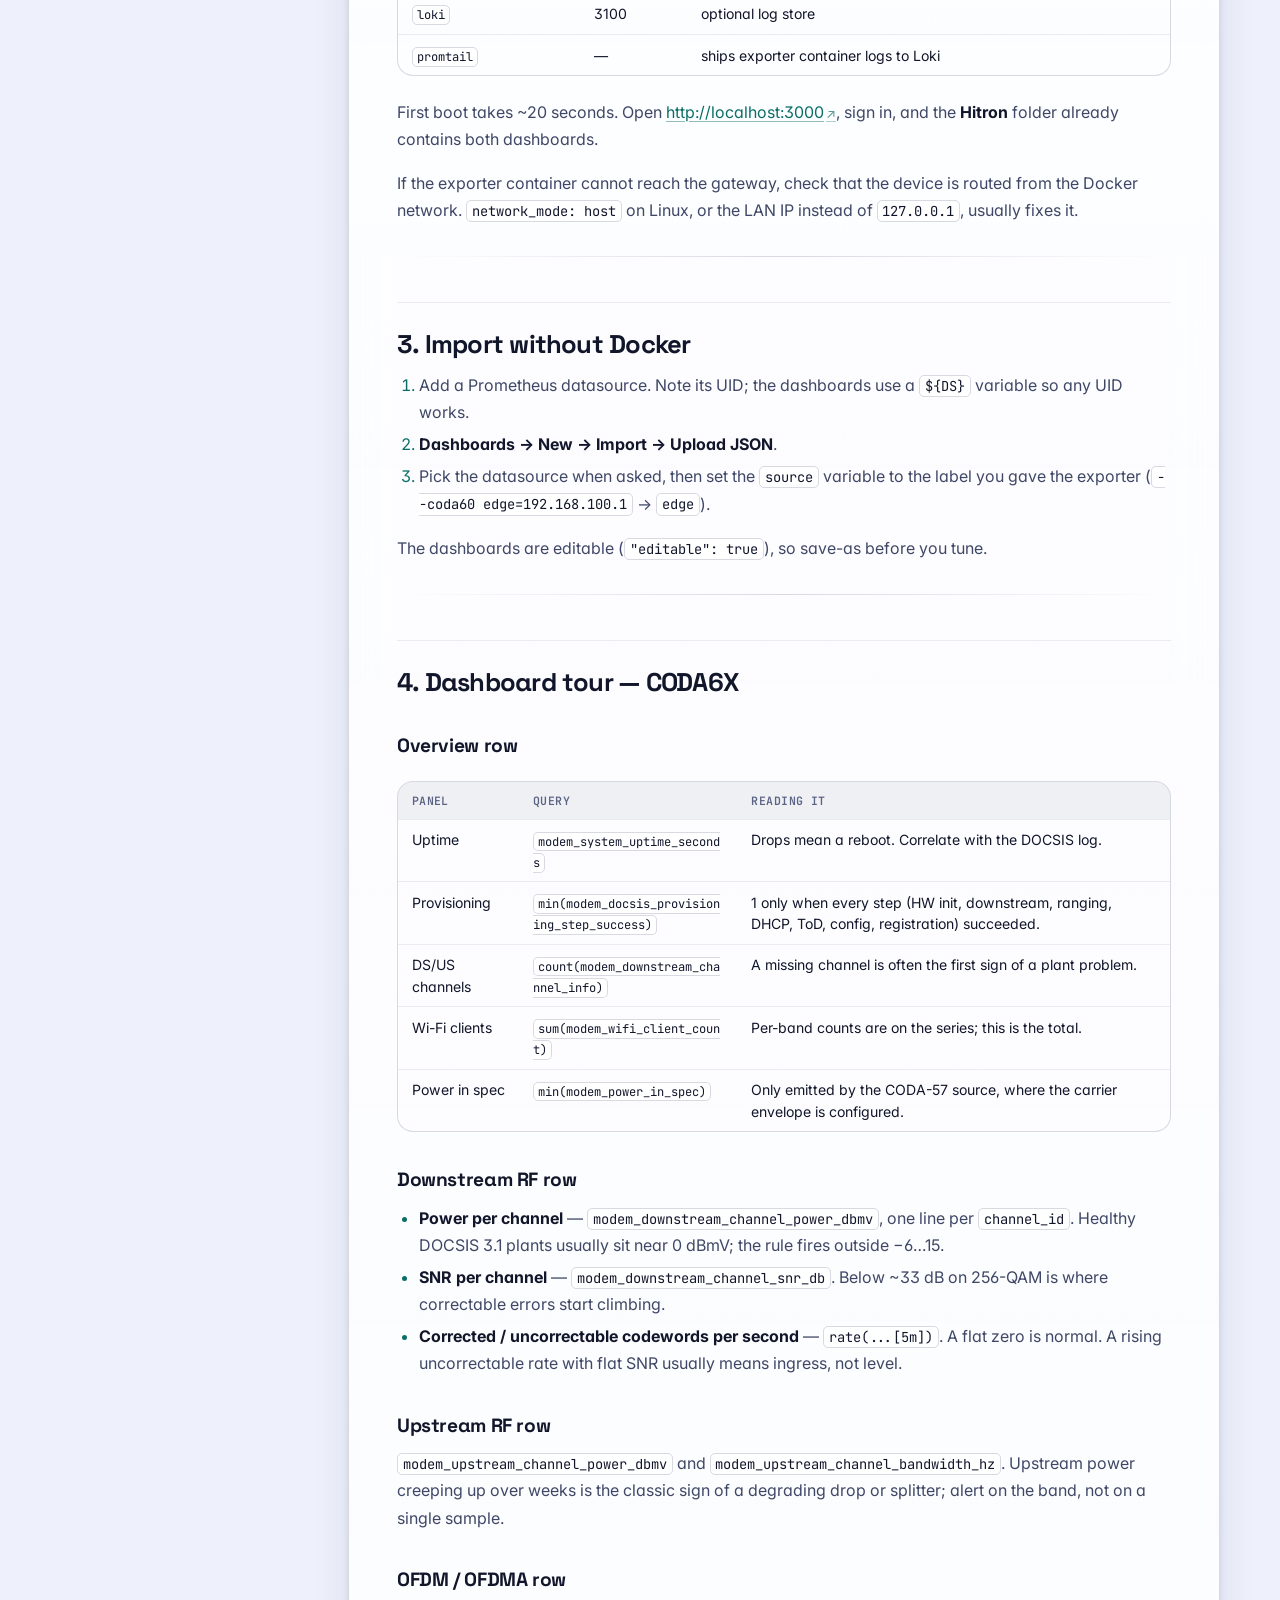
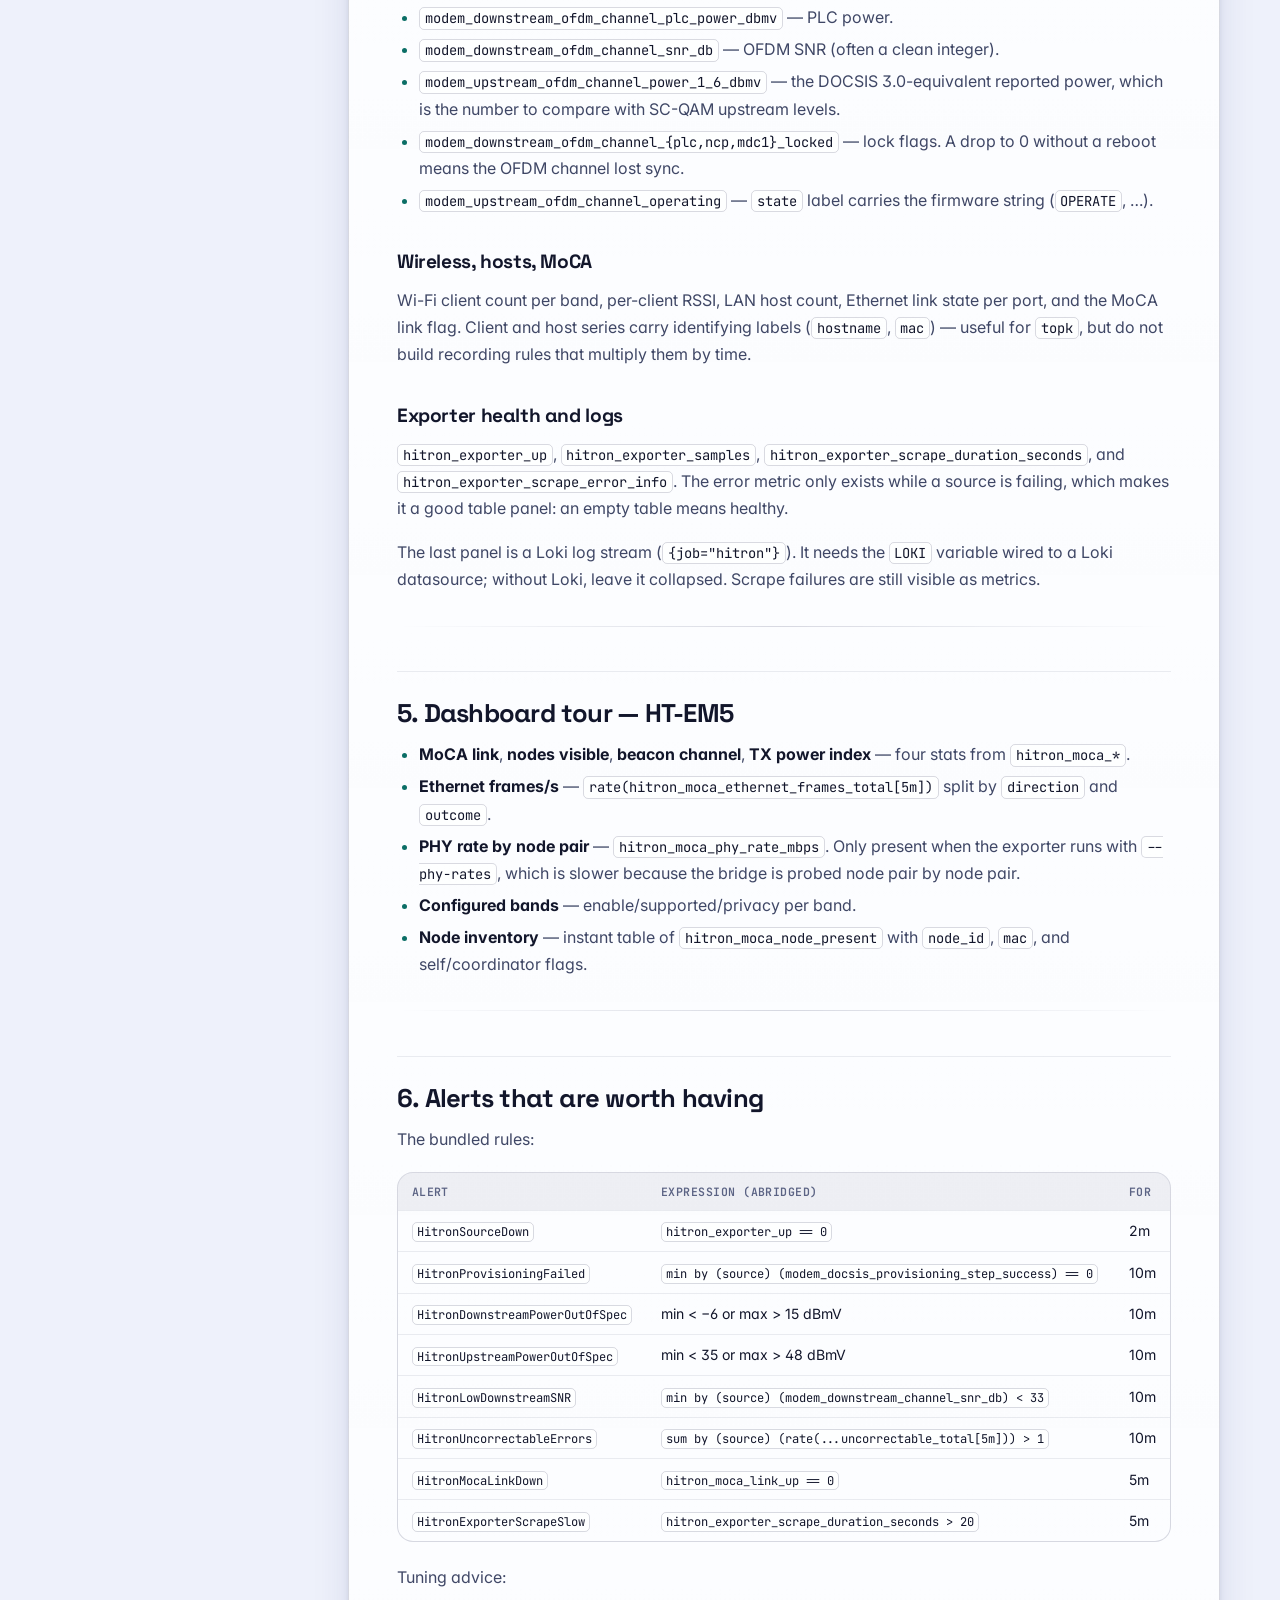
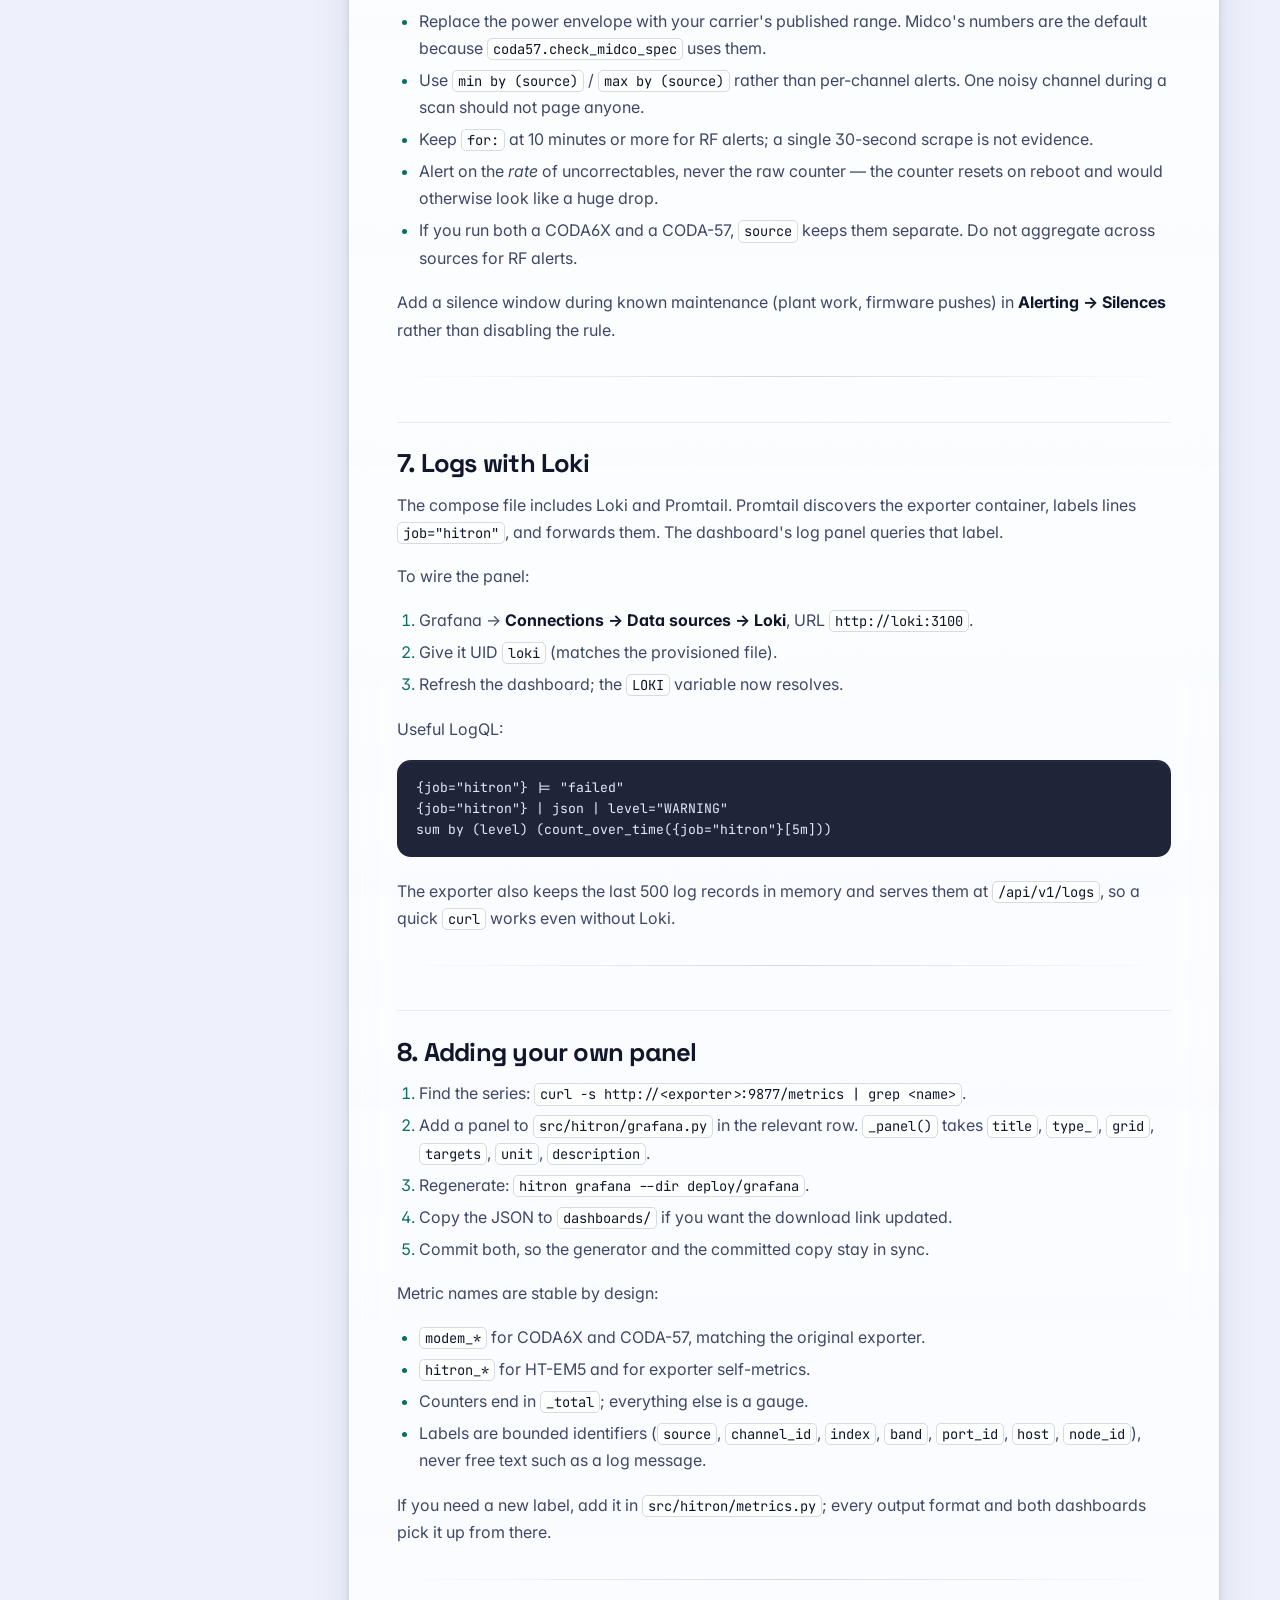
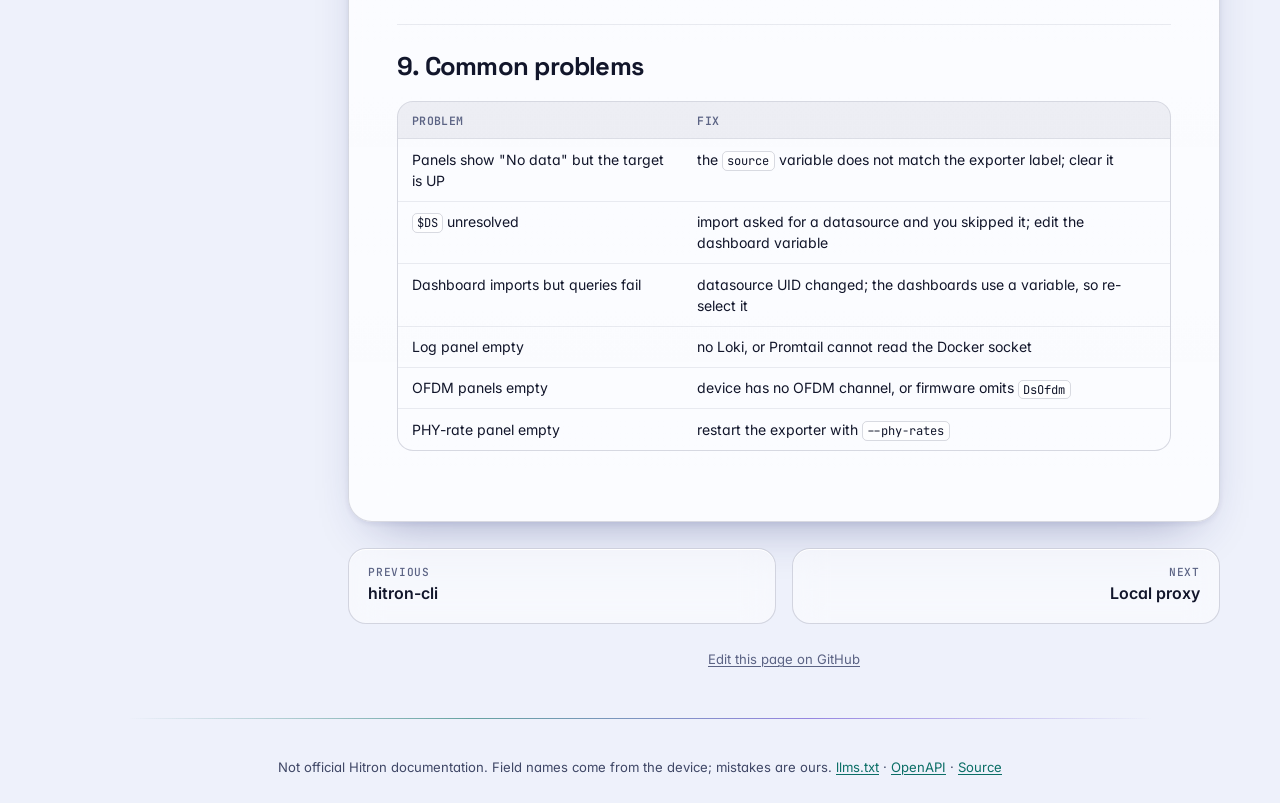
<file: site/docs/grafana.html>
<!doctype html>
<html lang="en" data-theme="dark">
<head>
<meta charset="utf-8">
<meta name="viewport" content="width=device-width, initial-scale=1">
<title>Grafana: dashboards, alerts, and logs · hitron docs</title>
<meta name="description" content="Two dashboards are generated by src/hitron/grafana.py and committed as JSON so
they can be imported without running anything. This page explains what each
panel reads, how to provision them, how to wr">
<meta name="theme-color" content="#04050b">
<link rel="canonical" href="https://hitron.netquor.dev/docs/grafana.html">
<link rel="icon" href="data:image/svg+xml,<svg xmlns='http://www.w3.org/2000/svg' viewBox='0 0 32 32'><defs><linearGradient id='g' x1='0' y1='0' x2='1' y2='1'><stop offset='0' stop-color='%235eead4'/><stop offset='1' stop-color='%23a78bfa'/></linearGradient></defs><rect width='32' height='32' rx='9' fill='%2304050b'/><circle cx='16' cy='16' r='6.5' fill='none' stroke='url(%23g)' stroke-width='3'/></svg>">
<link rel="preconnect" href="https://fonts.googleapis.com">
<link rel="preconnect" href="https://fonts.gstatic.com" crossorigin>
<link rel="stylesheet" href="https://fonts.googleapis.com/css2?family=Inter:wght@400;500;600&amp;family=JetBrains+Mono:wght@400;500;600&amp;family=Space+Grotesk:wght@500;600;700&amp;display=swap">
<link rel="stylesheet" href="../assets/style.css">
<link rel="stylesheet" href="../assets/glass.css">
<link rel="stylesheet" href="../assets/docs.css">
<script>try{var t=localStorage.getItem('hitron.theme');if(t)document.documentElement.dataset.theme=t;else if(matchMedia('(prefers-color-scheme: light)').matches)document.documentElement.dataset.theme='light'}catch(e){}</script>
<script src="../assets/fx.js" defer></script>
<script src="../assets/docs.js" defer></script>
</head>
<body>
<a class="skip" href="#main">Skip to content</a>
<header class="topbar">
  <a class="brand" href="../index.html#top">
    <span class="brand-mark" aria-hidden="true"><svg viewBox="0 0 16 16" width="14" height="14"><circle cx="8" cy="8" r="5.5" fill="none" stroke="currentColor" stroke-width="2.2"/></svg></span>
    <span>hitron<span class="dim">/docs</span></span>
  </a>
  <nav class="topnav">
    <a href="index.html" class="active">Guides</a>
    <a href="../index.html#cli">CLI</a>
    <a href="../index.html#explorer">API console</a>
    <a href="../index.html#dashboards">Grafana</a>
    <a href="../openapi.json" class="nav-secondary">OpenAPI</a>
    <a href="../llms.txt" class="nav-secondary">llms.txt</a>
  </nav>
  <div class="topbar-actions">
    <button id="theme-toggle" class="icon-btn" type="button" title="Toggle theme" aria-label="Toggle theme">
      <svg class="icon-sun" viewBox="0 0 24 24" aria-hidden="true"><circle cx="12" cy="12" r="4.2"/><path d="M12 2.5v2.2M12 19.3v2.2M2.5 12h2.2M19.3 12h2.2M5.2 5.2l1.6 1.6M17.2 17.2l1.6 1.6M18.8 5.2l-1.6 1.6M6.8 17.2l-1.6 1.6"/></svg>
      <svg class="icon-moon" viewBox="0 0 24 24" aria-hidden="true"><path d="M20 14.4A8.6 8.6 0 0 1 9.6 4 8.6 8.6 0 1 0 20 14.4Z"/></svg>
    </button>
  </div>
</header>
<div class="docs-shell">
  <aside class="docs-side" aria-label="Documentation">
    <nav class="docs-nav">
      <p class="docs-nav-label">Guides</p>
      <a href="getting-started.html">Getting started</a>
      <a href="hitron-cli.html">hitron-cli</a>
      <a href="grafana.html" aria-current="page">Grafana</a>
      <a href="local-proxy.html">Local proxy</a>
      <a href="kb.html">Knowledge base</a>
      <a href="verification.html">Verification</a>
    </nav>
    <nav class="docs-toc" aria-label="On this page">
      <p class="docs-nav-label">On this page</p>
        <a href="#1-files" class="toc-l2">1. Files</a>
        <a href="#2-provision-with-docker-compose" class="toc-l2">2. Provision with Docker Compose</a>
        <a href="#3-import-without-docker" class="toc-l2">3. Import without Docker</a>
        <a href="#4-dashboard-tour--coda6x" class="toc-l2">4. Dashboard tour — CODA6X</a>
        <a href="#overview-row" class="toc-l3">Overview row</a>
        <a href="#downstream-rf-row" class="toc-l3">Downstream RF row</a>
        <a href="#upstream-rf-row" class="toc-l3">Upstream RF row</a>
        <a href="#ofdm--ofdma-row" class="toc-l3">OFDM / OFDMA row</a>
        <a href="#wireless-hosts-moca" class="toc-l3">Wireless, hosts, MoCA</a>
        <a href="#exporter-health-and-logs" class="toc-l3">Exporter health and logs</a>
        <a href="#5-dashboard-tour--ht-em5" class="toc-l2">5. Dashboard tour — HT-EM5</a>
        <a href="#6-alerts-that-are-worth-having" class="toc-l2">6. Alerts that are worth having</a>
        <a href="#7-logs-with-loki" class="toc-l2">7. Logs with Loki</a>
        <a href="#8-adding-your-own-panel" class="toc-l2">8. Adding your own panel</a>
        <a href="#9-common-problems" class="toc-l2">9. Common problems</a>
    </nav>
  </aside>
  <main id="main" class="docs-main">
<article class="doc">
<h1 id="grafana-dashboards-alerts-and-logs">Grafana: dashboards, alerts, and logs</h1>
<p>Two dashboards are generated by <code>src/hitron/grafana.py</code> and committed as JSON so
they can be imported without running anything. This page explains what each
panel reads, how to provision them, how to write alerts that will not page you
at 3 a.m. for a normal channel flap, and how to add the log stream.</p>
<hr>
<h2 id="1-files">1. Files<a class="headerlink" href="#1-files" title="Link to this section">#</a></h2>
<div class="table-scroll"><table>
<thead>
<tr>
<th>File</th>
<th>What it is</th>
</tr>
</thead>
<tbody>
<tr>
<td><code>dashboards/hitron-coda6x.json</code></td>
<td>CODA6X gateway dashboard (uid <code>hitron-coda6x</code>)</td>
</tr>
<tr>
<td><code>dashboards/hitron-ht-em5.json</code></td>
<td>HT-EM5 MoCA dashboard (uid <code>hitron-ht-em5</code>)</td>
</tr>
<tr>
<td><code>deploy/grafana/provisioning/datasources/hitron-prometheus.yml</code></td>
<td>Prometheus + Loki datasources</td>
</tr>
<tr>
<td><code>deploy/grafana/provisioning/dashboards/hitron.yml</code></td>
<td>file provider pointing at <code>/var/lib/grafana/dashboards</code></td>
</tr>
<tr>
<td><code>deploy/grafana/prometheus/rules/hitron.rules.yml</code></td>
<td>eight alert rules</td>
</tr>
<tr>
<td><code>deploy/grafana/dashboards/</code></td>
<td>the same JSON, mounted into the container</td>
</tr>
</tbody>
</table></div>
<p>Regenerate after changing a panel:</p>
<pre><code class="language-bash">hitron grafana --dir deploy/grafana
# or, to refresh only the importable copies:
python -c &quot;from hitron.grafana import write_bundle; write_bundle('deploy/grafana')&quot;
</code></pre>
<p>The generator writes both <code>deploy/grafana/dashboards/*.json</code> and the
provisioning YAML. Copy the dashboards to <code>dashboards/</code> if you want the
GitHub-download links to stay current (they are committed already).</p>
<hr>
<h2 id="2-provision-with-docker-compose">2. Provision with Docker Compose<a class="headerlink" href="#2-provision-with-docker-compose" title="Link to this section">#</a></h2>
<pre><code class="language-bash">cd deploy
cp .env.example .env
# edit CODA60_HOST, CODA57_HOST, HT_EM5_HOST
docker compose up -d
</code></pre>
<p>Services:</p>
<div class="table-scroll"><table>
<thead>
<tr>
<th>Service</th>
<th>Port</th>
<th>Purpose</th>
</tr>
</thead>
<tbody>
<tr>
<td><code>exporter</code></td>
<td>9877</td>
<td>polls devices, serves <code>/metrics</code></td>
</tr>
<tr>
<td><code>prometheus</code></td>
<td>9090</td>
<td>scrapes the exporter, evaluates rules</td>
</tr>
<tr>
<td><code>grafana</code></td>
<td>3000</td>
<td>dashboards, admin/admin on first boot</td>
</tr>
<tr>
<td><code>loki</code></td>
<td>3100</td>
<td>optional log store</td>
</tr>
<tr>
<td><code>promtail</code></td>
<td>—</td>
<td>ships exporter container logs to Loki</td>
</tr>
</tbody>
</table></div>
<p>First boot takes ~20 seconds. Open <a class="ext" href="http://localhost:3000">http://localhost:3000</a>, sign in, and the
<strong>Hitron</strong> folder already contains both dashboards.</p>
<p>If the exporter container cannot reach the gateway, check that the device is
routed from the Docker network. <code>network_mode: host</code> on Linux, or the LAN IP
instead of <code>127.0.0.1</code>, usually fixes it.</p>
<hr>
<h2 id="3-import-without-docker">3. Import without Docker<a class="headerlink" href="#3-import-without-docker" title="Link to this section">#</a></h2>
<ol>
<li>Add a Prometheus datasource. Note its UID; the dashboards use a <code>${DS}</code>
   variable so any UID works.</li>
<li><strong>Dashboards → New → Import → Upload JSON</strong>.</li>
<li>Pick the datasource when asked, then set the <code>source</code> variable to the label
   you gave the exporter (<code>--coda60 edge=192.168.100.1</code> → <code>edge</code>).</li>
</ol>
<p>The dashboards are editable (<code>"editable": true</code>), so save-as before you tune.</p>
<hr>
<h2 id="4-dashboard-tour--coda6x">4. Dashboard tour — CODA6X<a class="headerlink" href="#4-dashboard-tour--coda6x" title="Link to this section">#</a></h2>
<h3 id="overview-row">Overview row<a class="headerlink" href="#overview-row" title="Link to this section">#</a></h3>
<div class="table-scroll"><table>
<thead>
<tr>
<th>Panel</th>
<th>Query</th>
<th>Reading it</th>
</tr>
</thead>
<tbody>
<tr>
<td>Uptime</td>
<td><code>modem_system_uptime_seconds</code></td>
<td>Drops mean a reboot. Correlate with the DOCSIS log.</td>
</tr>
<tr>
<td>Provisioning</td>
<td><code>min(modem_docsis_provisioning_step_success)</code></td>
<td>1 only when every step (HW init, downstream, ranging, DHCP, ToD, config, registration) succeeded.</td>
</tr>
<tr>
<td>DS/US channels</td>
<td><code>count(modem_downstream_channel_info)</code></td>
<td>A missing channel is often the first sign of a plant problem.</td>
</tr>
<tr>
<td>Wi-Fi clients</td>
<td><code>sum(modem_wifi_client_count)</code></td>
<td>Per-band counts are on the series; this is the total.</td>
</tr>
<tr>
<td>Power in spec</td>
<td><code>min(modem_power_in_spec)</code></td>
<td>Only emitted by the CODA-57 source, where the carrier envelope is configured.</td>
</tr>
</tbody>
</table></div>
<h3 id="downstream-rf-row">Downstream RF row<a class="headerlink" href="#downstream-rf-row" title="Link to this section">#</a></h3>
<ul>
<li><strong>Power per channel</strong> — <code>modem_downstream_channel_power_dbmv</code>, one line per
  <code>channel_id</code>. Healthy DOCSIS 3.1 plants usually sit near 0 dBmV; the rule
  fires outside −6…15.</li>
<li><strong>SNR per channel</strong> — <code>modem_downstream_channel_snr_db</code>. Below ~33 dB on
  256-QAM is where correctable errors start climbing.</li>
<li><strong>Corrected / uncorrectable codewords per second</strong> — <code>rate(...[5m])</code>. A flat
  zero is normal. A rising uncorrectable rate with flat SNR usually means
  ingress, not level.</li>
</ul>
<h3 id="upstream-rf-row">Upstream RF row<a class="headerlink" href="#upstream-rf-row" title="Link to this section">#</a></h3>
<p><code>modem_upstream_channel_power_dbmv</code> and
<code>modem_upstream_channel_bandwidth_hz</code>. Upstream power creeping up over weeks is
the classic sign of a degrading drop or splitter; alert on the band, not on a
single sample.</p>
<h3 id="ofdm--ofdma-row">OFDM / OFDMA row<a class="headerlink" href="#ofdm--ofdma-row" title="Link to this section">#</a></h3>
<ul>
<li><code>modem_downstream_ofdm_channel_plc_power_dbmv</code> — PLC power.</li>
<li><code>modem_downstream_ofdm_channel_snr_db</code> — OFDM SNR (often a clean integer).</li>
<li><code>modem_upstream_ofdm_channel_power_1_6_dbmv</code> — the DOCSIS 3.0-equivalent
  reported power, which is the number to compare with SC-QAM upstream levels.</li>
<li><code>modem_downstream_ofdm_channel_{plc,ncp,mdc1}_locked</code> — lock flags. A drop to
  0 without a reboot means the OFDM channel lost sync.</li>
<li><code>modem_upstream_ofdm_channel_operating</code> — <code>state</code> label carries the firmware
  string (<code>OPERATE</code>, …).</li>
</ul>
<h3 id="wireless-hosts-moca">Wireless, hosts, MoCA<a class="headerlink" href="#wireless-hosts-moca" title="Link to this section">#</a></h3>
<p>Wi-Fi client count per band, per-client RSSI, LAN host count, Ethernet link
state per port, and the MoCA link flag. Client and host series carry identifying
labels (<code>hostname</code>, <code>mac</code>) — useful for <code>topk</code>, but do not build recording rules
that multiply them by time.</p>
<h3 id="exporter-health-and-logs">Exporter health and logs<a class="headerlink" href="#exporter-health-and-logs" title="Link to this section">#</a></h3>
<p><code>hitron_exporter_up</code>, <code>hitron_exporter_samples</code>,
<code>hitron_exporter_scrape_duration_seconds</code>, and
<code>hitron_exporter_scrape_error_info</code>. The error metric only exists while a source
is failing, which makes it a good table panel: an empty table means healthy.</p>
<p>The last panel is a Loki log stream (<code>{job="hitron"}</code>). It needs the <code>LOKI</code>
variable wired to a Loki datasource; without Loki, leave it collapsed. Scrape
failures are still visible as metrics.</p>
<hr>
<h2 id="5-dashboard-tour--ht-em5">5. Dashboard tour — HT-EM5<a class="headerlink" href="#5-dashboard-tour--ht-em5" title="Link to this section">#</a></h2>
<ul>
<li><strong>MoCA link</strong>, <strong>nodes visible</strong>, <strong>beacon channel</strong>, <strong>TX power index</strong> —
  four stats from <code>hitron_moca_*</code>.</li>
<li><strong>Ethernet frames/s</strong> — <code>rate(hitron_moca_ethernet_frames_total[5m])</code> split by
  <code>direction</code> and <code>outcome</code>.</li>
<li><strong>PHY rate by node pair</strong> — <code>hitron_moca_phy_rate_mbps</code>. Only present when the
  exporter runs with <code>--phy-rates</code>, which is slower because the bridge is probed
  node pair by node pair.</li>
<li><strong>Configured bands</strong> — enable/supported/privacy per band.</li>
<li><strong>Node inventory</strong> — instant table of <code>hitron_moca_node_present</code> with
  <code>node_id</code>, <code>mac</code>, and self/coordinator flags.</li>
</ul>
<hr>
<h2 id="6-alerts-that-are-worth-having">6. Alerts that are worth having<a class="headerlink" href="#6-alerts-that-are-worth-having" title="Link to this section">#</a></h2>
<p>The bundled rules:</p>
<div class="table-scroll"><table>
<thead>
<tr>
<th>Alert</th>
<th>Expression (abridged)</th>
<th>For</th>
</tr>
</thead>
<tbody>
<tr>
<td><code>HitronSourceDown</code></td>
<td><code>hitron_exporter_up == 0</code></td>
<td>2m</td>
</tr>
<tr>
<td><code>HitronProvisioningFailed</code></td>
<td><code>min by (source) (modem_docsis_provisioning_step_success) == 0</code></td>
<td>10m</td>
</tr>
<tr>
<td><code>HitronDownstreamPowerOutOfSpec</code></td>
<td>min &lt; −6 or max &gt; 15 dBmV</td>
<td>10m</td>
</tr>
<tr>
<td><code>HitronUpstreamPowerOutOfSpec</code></td>
<td>min &lt; 35 or max &gt; 48 dBmV</td>
<td>10m</td>
</tr>
<tr>
<td><code>HitronLowDownstreamSNR</code></td>
<td><code>min by (source) (modem_downstream_channel_snr_db) &lt; 33</code></td>
<td>10m</td>
</tr>
<tr>
<td><code>HitronUncorrectableErrors</code></td>
<td><code>sum by (source) (rate(...uncorrectable_total[5m])) &gt; 1</code></td>
<td>10m</td>
</tr>
<tr>
<td><code>HitronMocaLinkDown</code></td>
<td><code>hitron_moca_link_up == 0</code></td>
<td>5m</td>
</tr>
<tr>
<td><code>HitronExporterScrapeSlow</code></td>
<td><code>hitron_exporter_scrape_duration_seconds &gt; 20</code></td>
<td>5m</td>
</tr>
</tbody>
</table></div>
<p>Tuning advice:</p>
<ul>
<li>Replace the power envelope with your carrier's published range. Midco's
  numbers are the default because <code>coda57.check_midco_spec</code> uses them.</li>
<li>Use <code>min by (source)</code> / <code>max by (source)</code> rather than per-channel alerts. One
  noisy channel during a scan should not page anyone.</li>
<li>Keep <code>for:</code> at 10 minutes or more for RF alerts; a single 30-second scrape is
  not evidence.</li>
<li>Alert on the <em>rate</em> of uncorrectables, never the raw counter — the counter
  resets on reboot and would otherwise look like a huge drop.</li>
<li>If you run both a CODA6X and a CODA-57, <code>source</code> keeps them separate. Do not
  aggregate across sources for RF alerts.</li>
</ul>
<p>Add a silence window during known maintenance (plant work, firmware pushes) in
<strong>Alerting → Silences</strong> rather than disabling the rule.</p>
<hr>
<h2 id="7-logs-with-loki">7. Logs with Loki<a class="headerlink" href="#7-logs-with-loki" title="Link to this section">#</a></h2>
<p>The compose file includes Loki and Promtail. Promtail discovers the exporter
container, labels lines <code>job="hitron"</code>, and forwards them. The dashboard's log
panel queries that label.</p>
<p>To wire the panel:</p>
<ol>
<li>Grafana → <strong>Connections → Data sources → Loki</strong>, URL <code>http://loki:3100</code>.</li>
<li>Give it UID <code>loki</code> (matches the provisioned file).</li>
<li>Refresh the dashboard; the <code>LOKI</code> variable now resolves.</li>
</ol>
<p>Useful LogQL:</p>
<pre><code class="language-logql">{job=&quot;hitron&quot;} |= &quot;failed&quot;
{job=&quot;hitron&quot;} | json | level=&quot;WARNING&quot;
sum by (level) (count_over_time({job=&quot;hitron&quot;}[5m]))
</code></pre>
<p>The exporter also keeps the last 500 log records in memory and serves them at
<code>/api/v1/logs</code>, so a quick <code>curl</code> works even without Loki.</p>
<hr>
<h2 id="8-adding-your-own-panel">8. Adding your own panel<a class="headerlink" href="#8-adding-your-own-panel" title="Link to this section">#</a></h2>
<ol>
<li>Find the series: <code>curl -s http://&lt;exporter&gt;:9877/metrics | grep &lt;name&gt;</code>.</li>
<li>Add a panel to <code>src/hitron/grafana.py</code> in the relevant row. <code>_panel()</code> takes
   <code>title</code>, <code>type_</code>, <code>grid</code>, <code>targets</code>, <code>unit</code>, <code>description</code>.</li>
<li>Regenerate: <code>hitron grafana --dir deploy/grafana</code>.</li>
<li>Copy the JSON to <code>dashboards/</code> if you want the download link updated.</li>
<li>Commit both, so the generator and the committed copy stay in sync.</li>
</ol>
<p>Metric names are stable by design:</p>
<ul>
<li><code>modem_*</code> for CODA6X and CODA-57, matching the original exporter.</li>
<li><code>hitron_*</code> for HT-EM5 and for exporter self-metrics.</li>
<li>Counters end in <code>_total</code>; everything else is a gauge.</li>
<li>Labels are bounded identifiers (<code>source</code>, <code>channel_id</code>, <code>index</code>, <code>band</code>,
  <code>port_id</code>, <code>host</code>, <code>node_id</code>), never free text such as a log message.</li>
</ul>
<p>If you need a new label, add it in <code>src/hitron/metrics.py</code>; every output format
and both dashboards pick it up from there.</p>
<hr>
<h2 id="9-common-problems">9. Common problems<a class="headerlink" href="#9-common-problems" title="Link to this section">#</a></h2>
<div class="table-scroll"><table>
<thead>
<tr>
<th>Problem</th>
<th>Fix</th>
</tr>
</thead>
<tbody>
<tr>
<td>Panels show "No data" but the target is UP</td>
<td>the <code>source</code> variable does not match the exporter label; clear it</td>
</tr>
<tr>
<td><code>$DS</code> unresolved</td>
<td>import asked for a datasource and you skipped it; edit the dashboard variable</td>
</tr>
<tr>
<td>Dashboard imports but queries fail</td>
<td>datasource UID changed; the dashboards use a variable, so re-select it</td>
</tr>
<tr>
<td>Log panel empty</td>
<td>no Loki, or Promtail cannot read the Docker socket</td>
</tr>
<tr>
<td>OFDM panels empty</td>
<td>device has no OFDM channel, or firmware omits <code>DsOfdm</code></td>
</tr>
<tr>
<td>PHY-rate panel empty</td>
<td>restart the exporter with <code>--phy-rates</code></td>
</tr>
</tbody>
</table></div>
</article>
    <nav class="docs-pager" aria-label="Pages">
      <a class="prev" href="hitron-cli.html"><span>Previous</span>hitron-cli</a>
      <a class="next" href="local-proxy.html"><span>Next</span>Local proxy</a>
    </nav>
    <p class="docs-edit"><a class="ext" href="https://github.com/Netquor/hitron/blob/main/docs/GRAFANA.md">Edit this page on GitHub</a></p>
  </main>
</div>
<footer class="footer">
  <p>Not official Hitron documentation. Field names come from the device; mistakes are ours. <a href="../llms.txt">llms.txt</a> · <a href="../openapi.json">OpenAPI</a> · <a href="https://github.com/Netquor/hitron">Source</a></p>
</footer>
</body>
</html>
</file>
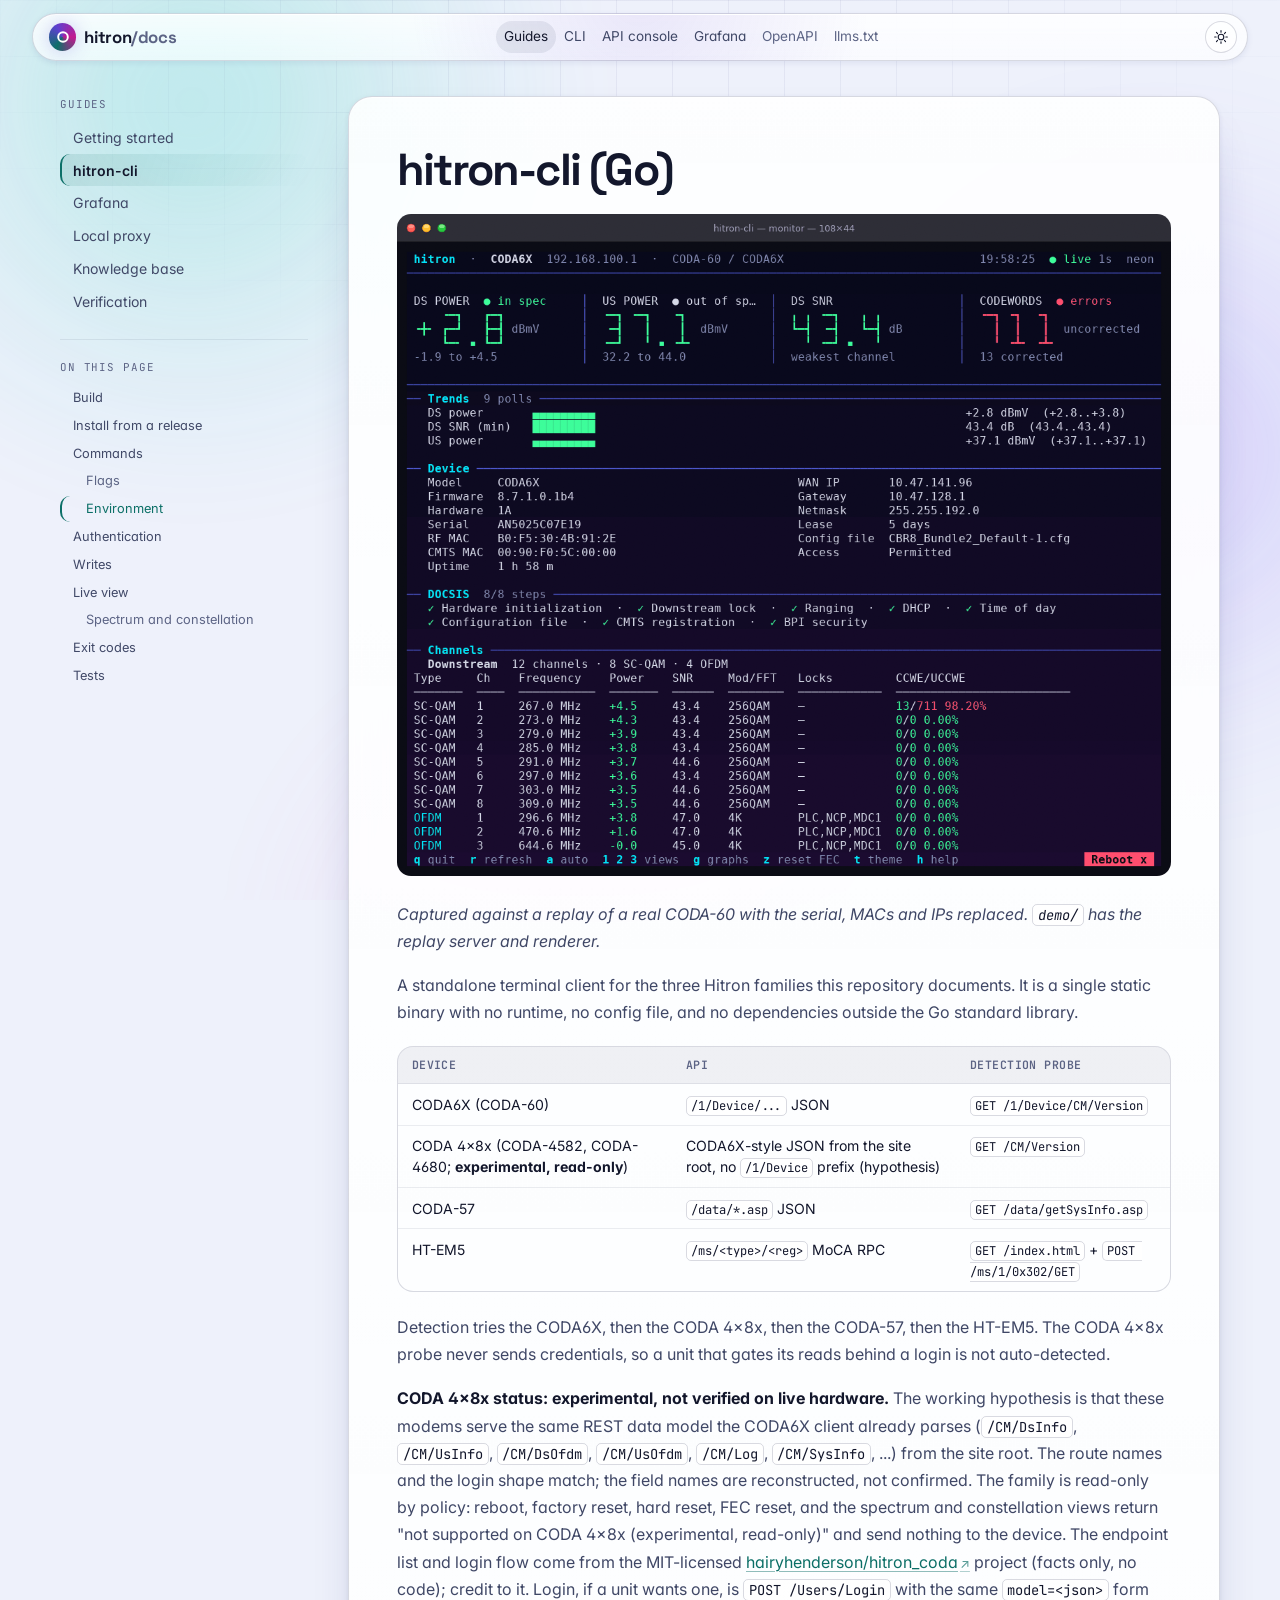
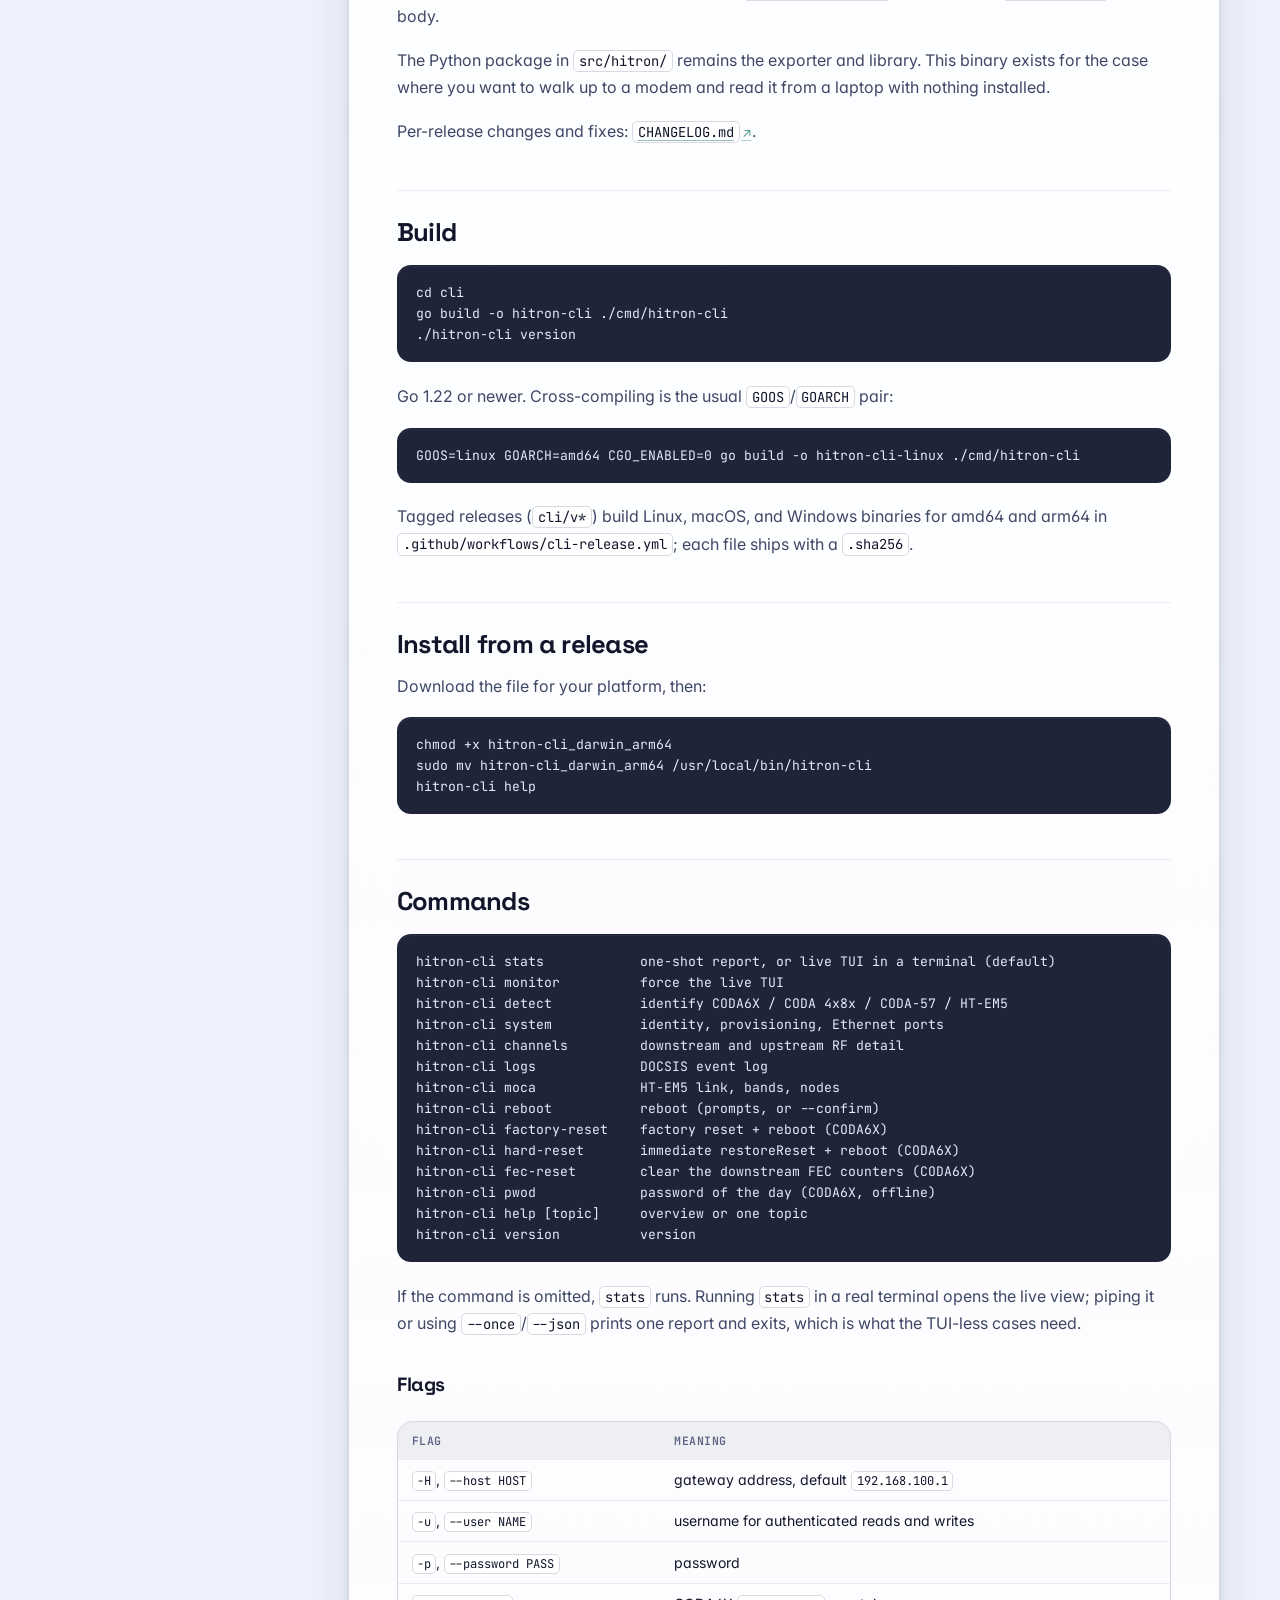
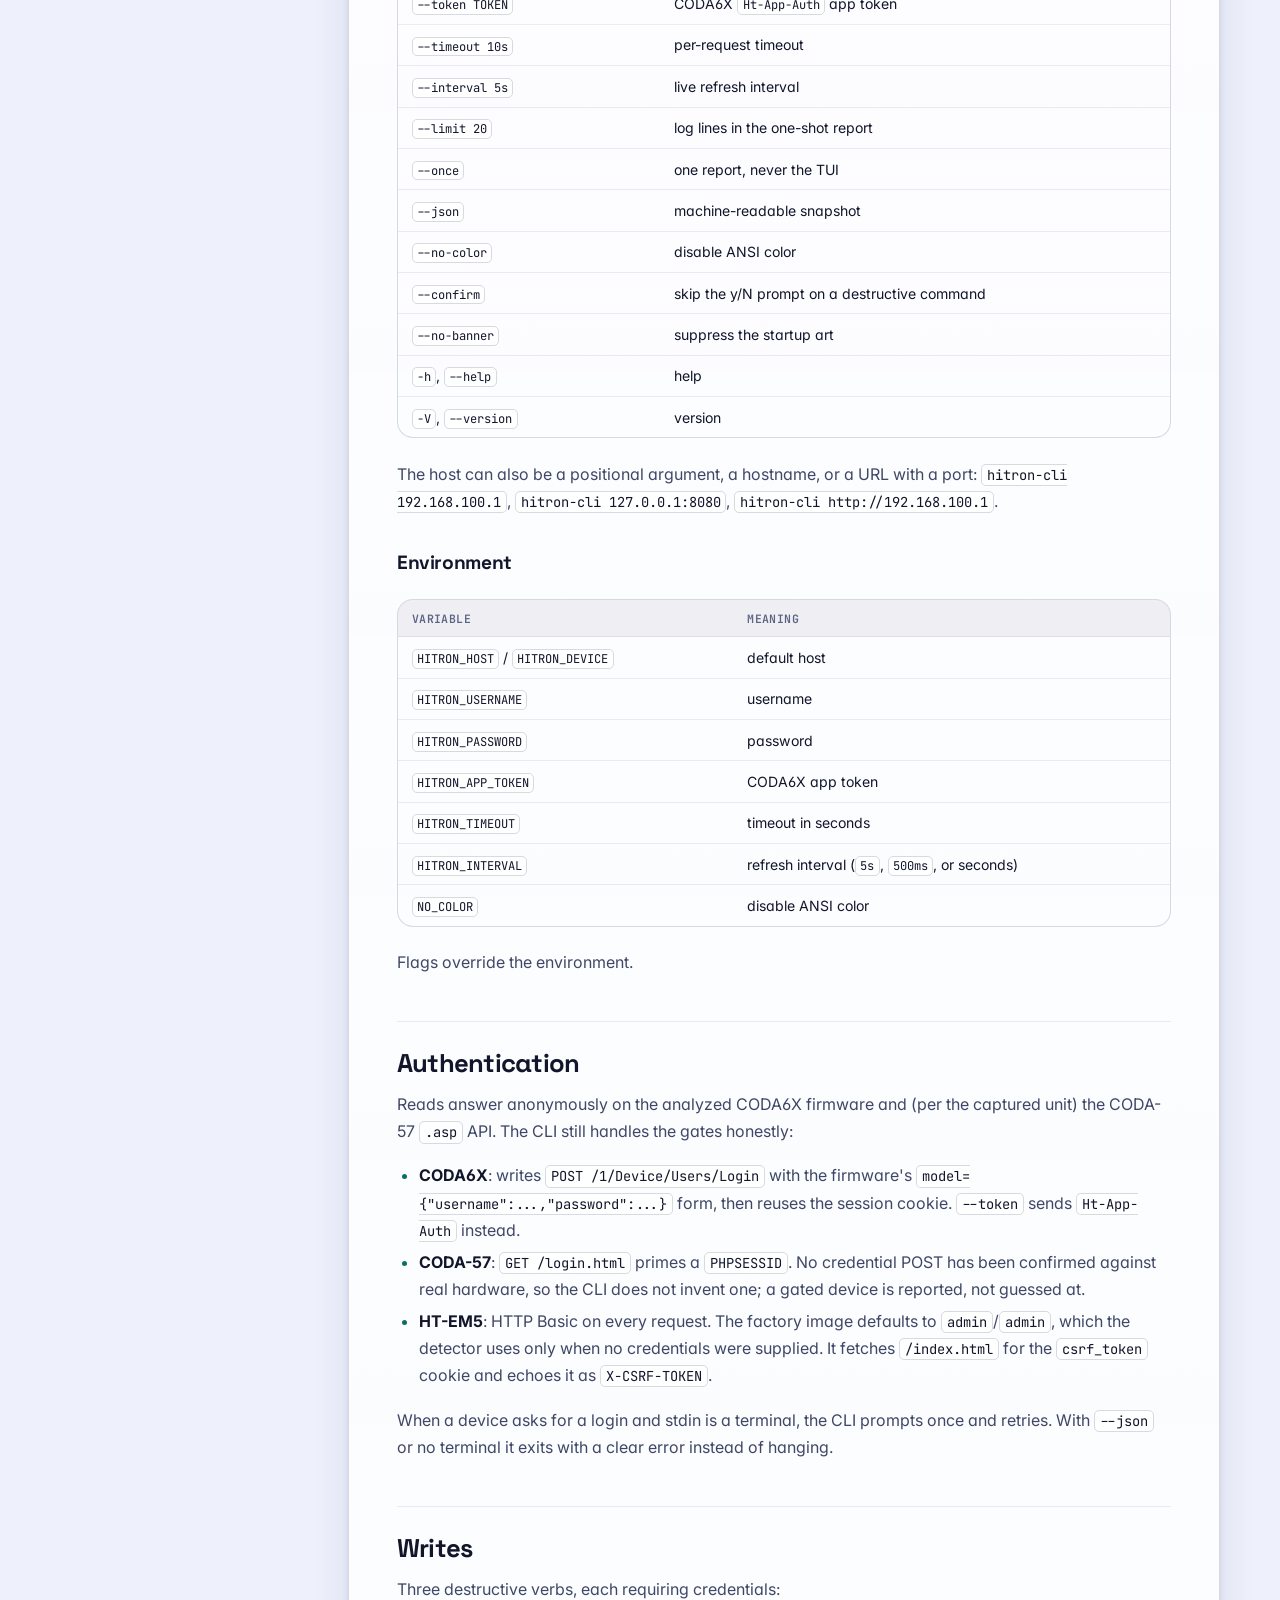
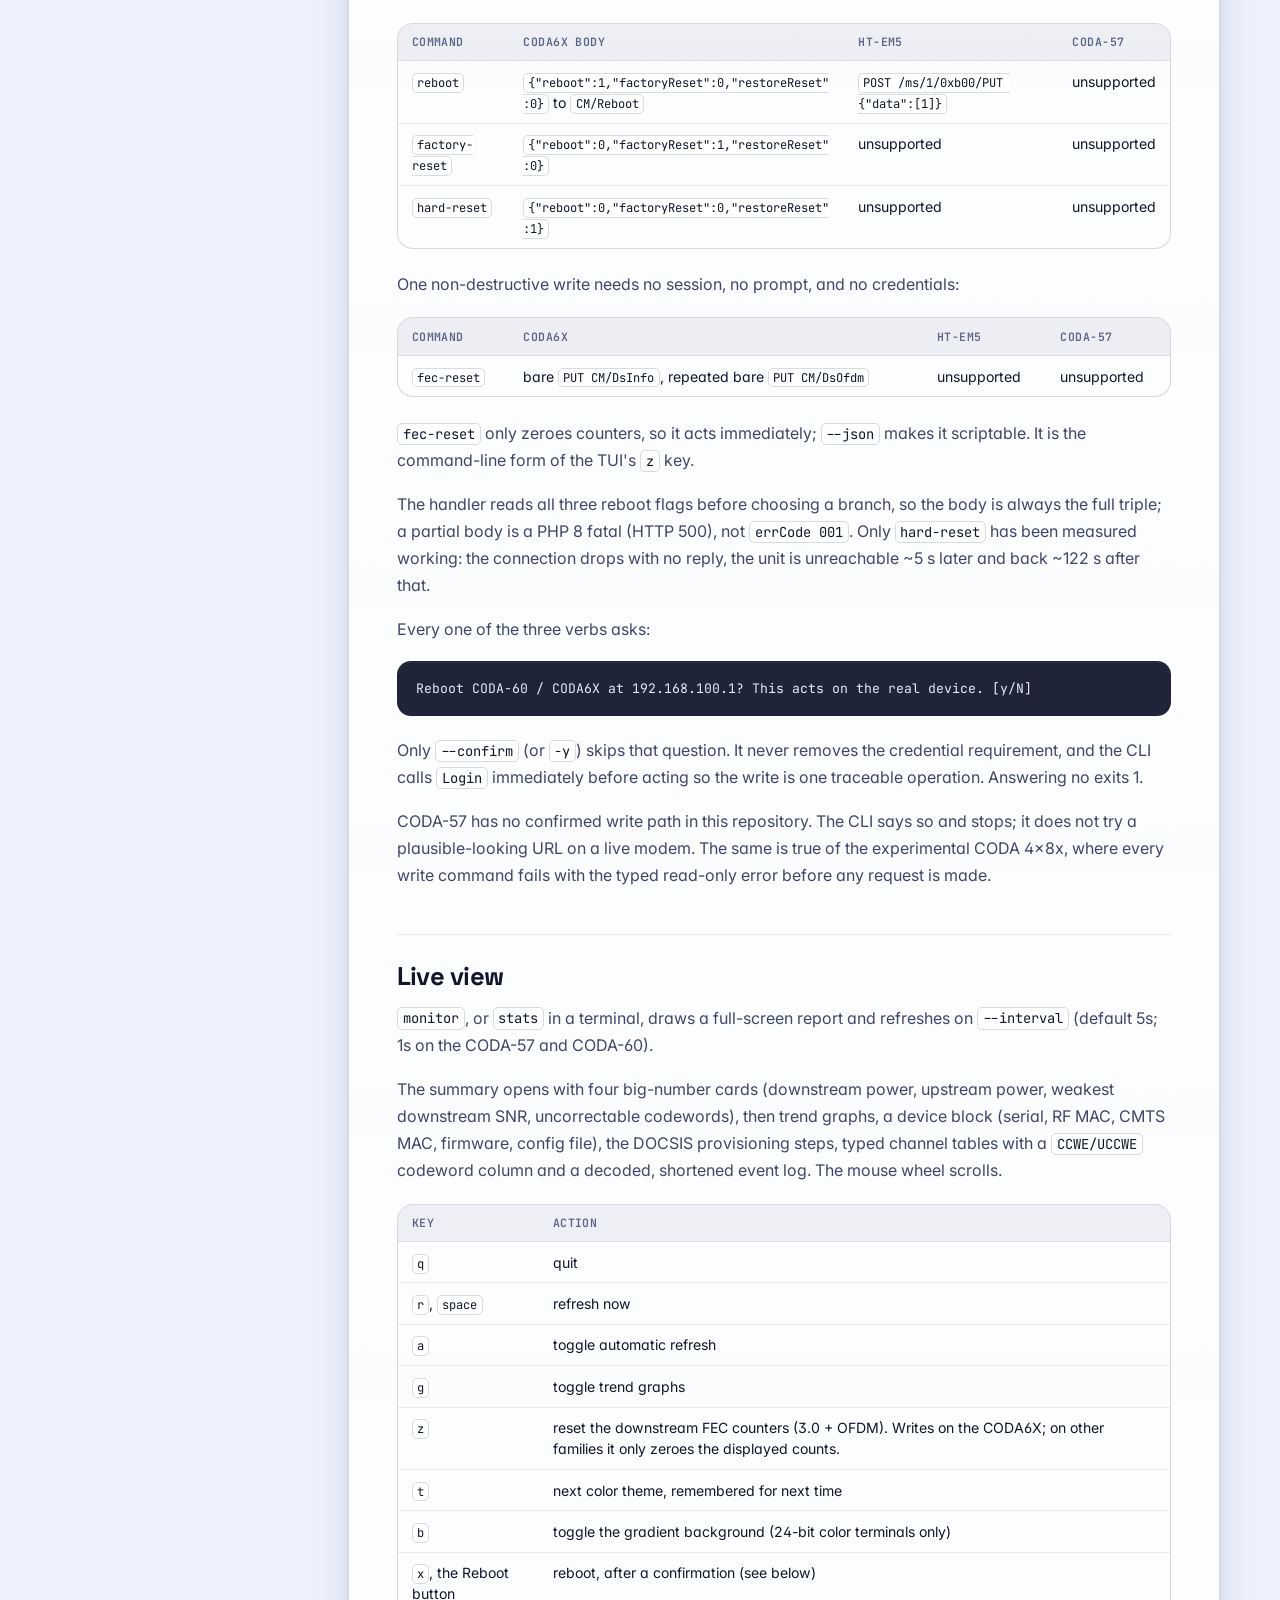
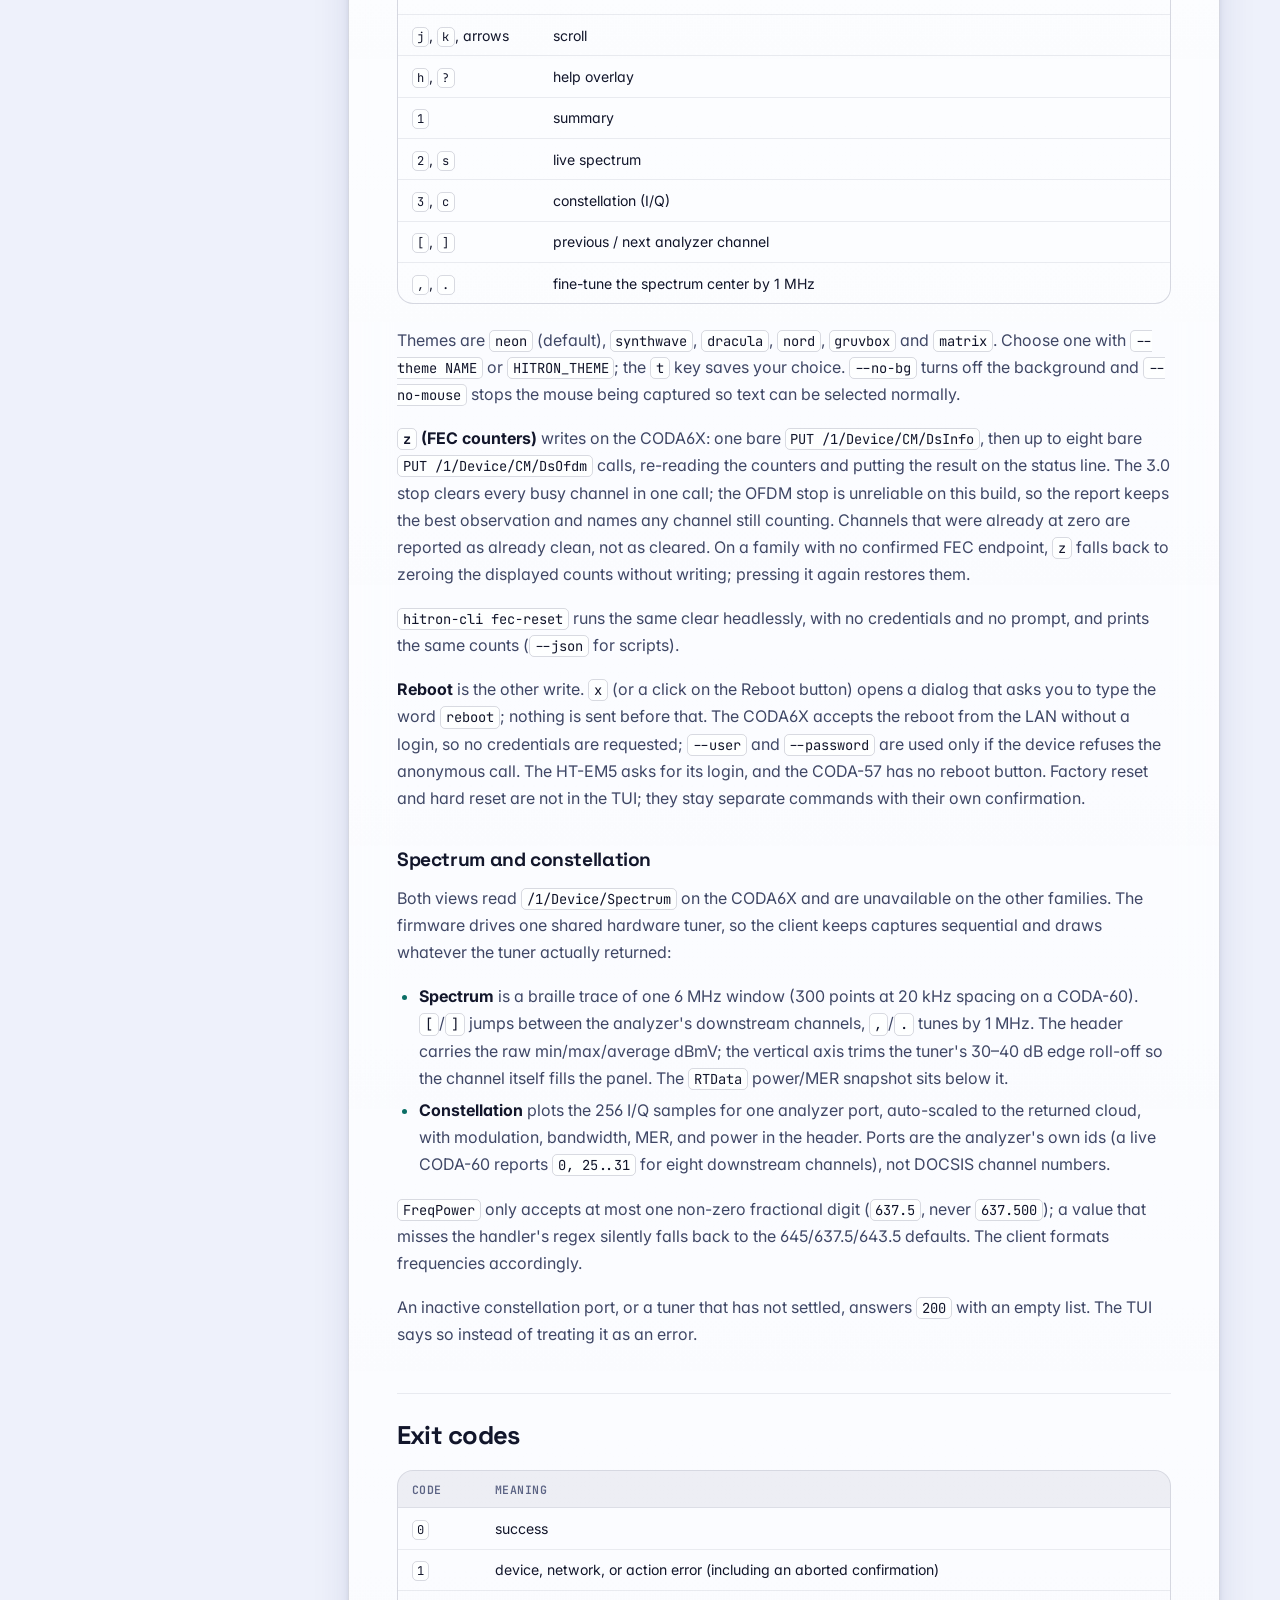
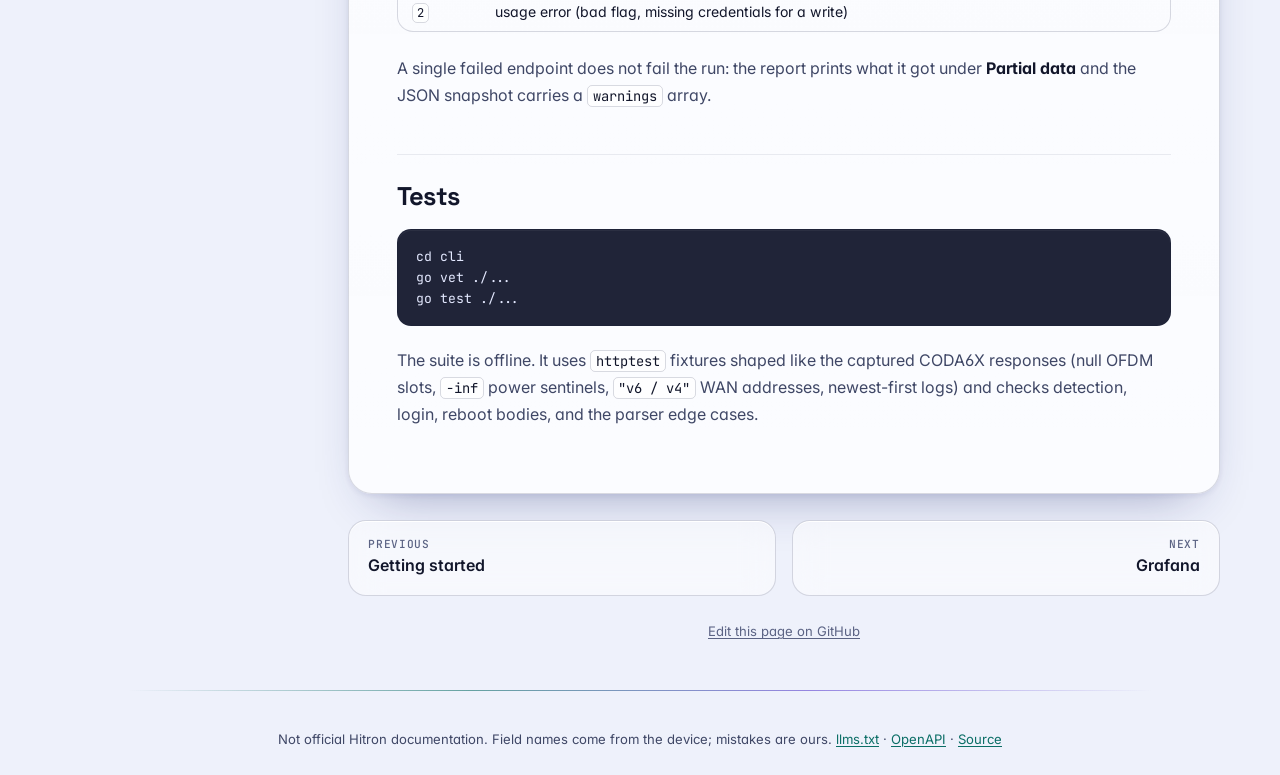
<file: site/docs/hitron-cli.html>
<!doctype html>
<html lang="en" data-theme="dark">
<head>
<meta charset="utf-8">
<meta name="viewport" content="width=device-width, initial-scale=1">
<title>hitron-cli (Go) · hitron docs</title>
<meta name="description" content="">
<meta name="theme-color" content="#04050b">
<link rel="canonical" href="https://hitron.netquor.dev/docs/hitron-cli.html">
<link rel="icon" href="data:image/svg+xml,<svg xmlns='http://www.w3.org/2000/svg' viewBox='0 0 32 32'><defs><linearGradient id='g' x1='0' y1='0' x2='1' y2='1'><stop offset='0' stop-color='%235eead4'/><stop offset='1' stop-color='%23a78bfa'/></linearGradient></defs><rect width='32' height='32' rx='9' fill='%2304050b'/><circle cx='16' cy='16' r='6.5' fill='none' stroke='url(%23g)' stroke-width='3'/></svg>">
<link rel="preconnect" href="https://fonts.googleapis.com">
<link rel="preconnect" href="https://fonts.gstatic.com" crossorigin>
<link rel="stylesheet" href="https://fonts.googleapis.com/css2?family=Inter:wght@400;500;600&amp;family=JetBrains+Mono:wght@400;500;600&amp;family=Space+Grotesk:wght@500;600;700&amp;display=swap">
<link rel="stylesheet" href="../assets/style.css">
<link rel="stylesheet" href="../assets/glass.css">
<link rel="stylesheet" href="../assets/docs.css">
<script>try{var t=localStorage.getItem('hitron.theme');if(t)document.documentElement.dataset.theme=t;else if(matchMedia('(prefers-color-scheme: light)').matches)document.documentElement.dataset.theme='light'}catch(e){}</script>
<script src="../assets/fx.js" defer></script>
<script src="../assets/docs.js" defer></script>
</head>
<body>
<a class="skip" href="#main">Skip to content</a>
<header class="topbar">
  <a class="brand" href="../index.html#top">
    <span class="brand-mark" aria-hidden="true"><svg viewBox="0 0 16 16" width="14" height="14"><circle cx="8" cy="8" r="5.5" fill="none" stroke="currentColor" stroke-width="2.2"/></svg></span>
    <span>hitron<span class="dim">/docs</span></span>
  </a>
  <nav class="topnav">
    <a href="index.html" class="active">Guides</a>
    <a href="../index.html#cli">CLI</a>
    <a href="../index.html#explorer">API console</a>
    <a href="../index.html#dashboards">Grafana</a>
    <a href="../openapi.json" class="nav-secondary">OpenAPI</a>
    <a href="../llms.txt" class="nav-secondary">llms.txt</a>
  </nav>
  <div class="topbar-actions">
    <button id="theme-toggle" class="icon-btn" type="button" title="Toggle theme" aria-label="Toggle theme">
      <svg class="icon-sun" viewBox="0 0 24 24" aria-hidden="true"><circle cx="12" cy="12" r="4.2"/><path d="M12 2.5v2.2M12 19.3v2.2M2.5 12h2.2M19.3 12h2.2M5.2 5.2l1.6 1.6M17.2 17.2l1.6 1.6M18.8 5.2l-1.6 1.6M6.8 17.2l-1.6 1.6"/></svg>
      <svg class="icon-moon" viewBox="0 0 24 24" aria-hidden="true"><path d="M20 14.4A8.6 8.6 0 0 1 9.6 4 8.6 8.6 0 1 0 20 14.4Z"/></svg>
    </button>
  </div>
</header>
<div class="docs-shell">
  <aside class="docs-side" aria-label="Documentation">
    <nav class="docs-nav">
      <p class="docs-nav-label">Guides</p>
      <a href="getting-started.html">Getting started</a>
      <a href="hitron-cli.html" aria-current="page">hitron-cli</a>
      <a href="grafana.html">Grafana</a>
      <a href="local-proxy.html">Local proxy</a>
      <a href="kb.html">Knowledge base</a>
      <a href="verification.html">Verification</a>
    </nav>
    <nav class="docs-toc" aria-label="On this page">
      <p class="docs-nav-label">On this page</p>
        <a href="#build" class="toc-l2">Build</a>
        <a href="#install-from-a-release" class="toc-l2">Install from a release</a>
        <a href="#commands" class="toc-l2">Commands</a>
        <a href="#flags" class="toc-l3">Flags</a>
        <a href="#environment" class="toc-l3">Environment</a>
        <a href="#authentication" class="toc-l2">Authentication</a>
        <a href="#writes" class="toc-l2">Writes</a>
        <a href="#live-view" class="toc-l2">Live view</a>
        <a href="#spectrum-and-constellation" class="toc-l3">Spectrum and constellation</a>
        <a href="#exit-codes" class="toc-l2">Exit codes</a>
        <a href="#tests" class="toc-l2">Tests</a>
    </nav>
  </aside>
  <main id="main" class="docs-main">
<article class="doc">
<h1 id="hitron-cli-go">hitron-cli (Go)</h1>
<p><img alt="hitron-cli live summary" src="../assets/cli/summary.gif"></p>
<p><em>Captured against a replay of a real CODA-60 with the serial, MACs and IPs replaced. <code>demo/</code> has the replay server and renderer.</em></p>
<p>A standalone terminal client for the three Hitron families this repository
documents. It is a single static binary with no runtime, no config file, and no
dependencies outside the Go standard library.</p>
<div class="table-scroll"><table>
<thead>
<tr>
<th>Device</th>
<th>API</th>
<th>Detection probe</th>
</tr>
</thead>
<tbody>
<tr>
<td>CODA6X (CODA-60)</td>
<td><code>/1/Device/...</code> JSON</td>
<td><code>GET /1/Device/CM/Version</code></td>
</tr>
<tr>
<td>CODA 4x8x (CODA-4582, CODA-4680; <strong>experimental, read-only</strong>)</td>
<td>CODA6X-style JSON from the site root, no <code>/1/Device</code> prefix (hypothesis)</td>
<td><code>GET /CM/Version</code></td>
</tr>
<tr>
<td>CODA-57</td>
<td><code>/data/*.asp</code> JSON</td>
<td><code>GET /data/getSysInfo.asp</code></td>
</tr>
<tr>
<td>HT-EM5</td>
<td><code>/ms/&lt;type&gt;/&lt;reg&gt;</code> MoCA RPC</td>
<td><code>GET /index.html</code> + <code>POST /ms/1/0x302/GET</code></td>
</tr>
</tbody>
</table></div>
<p>Detection tries the CODA6X, then the CODA 4x8x, then the CODA-57, then the
HT-EM5. The CODA 4x8x probe never sends credentials, so a unit that gates its
reads behind a login is not auto-detected.</p>
<p><strong>CODA 4x8x status: experimental, not verified on live hardware.</strong> The working
hypothesis is that these modems serve the same REST data model the CODA6X
client already parses (<code>/CM/DsInfo</code>, <code>/CM/UsInfo</code>, <code>/CM/DsOfdm</code>, <code>/CM/UsOfdm</code>,
<code>/CM/Log</code>, <code>/CM/SysInfo</code>, ...) from the site root. The route names and the
login shape match; the field names are reconstructed, not confirmed. The
family is read-only by policy: reboot, factory reset, hard reset, FEC reset,
and the spectrum and constellation views return "not supported on CODA 4x8x
(experimental, read-only)" and send nothing to the device. The endpoint list
and login flow come from the MIT-licensed
<a class="ext" href="https://github.com/hairyhenderson/hitron_coda">hairyhenderson/hitron_coda</a>
project (facts only, no code); credit to it. Login, if a unit wants one, is
<code>POST /Users/Login</code> with the same <code>model=&lt;json&gt;</code> form body.</p>
<p>The Python package in <code>src/hitron/</code> remains the exporter and library. This
binary exists for the case where you want to walk up to a modem and read it
from a laptop with nothing installed.</p>
<p>Per-release changes and fixes: <a class="ext" href="https://github.com/Netquor/hitron/blob/main/cli/CHANGELOG.md"><code>CHANGELOG.md</code></a>.</p>
<h2 id="build">Build<a class="headerlink" href="#build" title="Link to this section">#</a></h2>
<pre><code class="language-bash">cd cli
go build -o hitron-cli ./cmd/hitron-cli
./hitron-cli version
</code></pre>
<p>Go 1.22 or newer. Cross-compiling is the usual <code>GOOS</code>/<code>GOARCH</code> pair:</p>
<pre><code class="language-bash">GOOS=linux GOARCH=amd64 CGO_ENABLED=0 go build -o hitron-cli-linux ./cmd/hitron-cli
</code></pre>
<p>Tagged releases (<code>cli/v*</code>) build Linux, macOS, and Windows binaries for amd64
and arm64 in <code>.github/workflows/cli-release.yml</code>; each file ships with a
<code>.sha256</code>.</p>
<h2 id="install-from-a-release">Install from a release<a class="headerlink" href="#install-from-a-release" title="Link to this section">#</a></h2>
<p>Download the file for your platform, then:</p>
<pre><code class="language-bash">chmod +x hitron-cli_darwin_arm64
sudo mv hitron-cli_darwin_arm64 /usr/local/bin/hitron-cli
hitron-cli help
</code></pre>
<h2 id="commands">Commands<a class="headerlink" href="#commands" title="Link to this section">#</a></h2>
<pre><code class="language-text">hitron-cli stats            one-shot report, or live TUI in a terminal (default)
hitron-cli monitor          force the live TUI
hitron-cli detect           identify CODA6X / CODA 4x8x / CODA-57 / HT-EM5
hitron-cli system           identity, provisioning, Ethernet ports
hitron-cli channels         downstream and upstream RF detail
hitron-cli logs             DOCSIS event log
hitron-cli moca             HT-EM5 link, bands, nodes
hitron-cli reboot           reboot (prompts, or --confirm)
hitron-cli factory-reset    factory reset + reboot (CODA6X)
hitron-cli hard-reset       immediate restoreReset + reboot (CODA6X)
hitron-cli fec-reset        clear the downstream FEC counters (CODA6X)
hitron-cli pwod             password of the day (CODA6X, offline)
hitron-cli help [topic]     overview or one topic
hitron-cli version          version
</code></pre>
<p>If the command is omitted, <code>stats</code> runs. Running <code>stats</code> in a real terminal
opens the live view; piping it or using <code>--once</code>/<code>--json</code> prints one report and
exits, which is what the TUI-less cases need.</p>
<h3 id="flags">Flags<a class="headerlink" href="#flags" title="Link to this section">#</a></h3>
<div class="table-scroll"><table>
<thead>
<tr>
<th>Flag</th>
<th>Meaning</th>
</tr>
</thead>
<tbody>
<tr>
<td><code>-H</code>, <code>--host HOST</code></td>
<td>gateway address, default <code>192.168.100.1</code></td>
</tr>
<tr>
<td><code>-u</code>, <code>--user NAME</code></td>
<td>username for authenticated reads and writes</td>
</tr>
<tr>
<td><code>-p</code>, <code>--password PASS</code></td>
<td>password</td>
</tr>
<tr>
<td><code>--token TOKEN</code></td>
<td>CODA6X <code>Ht-App-Auth</code> app token</td>
</tr>
<tr>
<td><code>--timeout 10s</code></td>
<td>per-request timeout</td>
</tr>
<tr>
<td><code>--interval 5s</code></td>
<td>live refresh interval</td>
</tr>
<tr>
<td><code>--limit 20</code></td>
<td>log lines in the one-shot report</td>
</tr>
<tr>
<td><code>--once</code></td>
<td>one report, never the TUI</td>
</tr>
<tr>
<td><code>--json</code></td>
<td>machine-readable snapshot</td>
</tr>
<tr>
<td><code>--no-color</code></td>
<td>disable ANSI color</td>
</tr>
<tr>
<td><code>--confirm</code></td>
<td>skip the y/N prompt on a destructive command</td>
</tr>
<tr>
<td><code>--no-banner</code></td>
<td>suppress the startup art</td>
</tr>
<tr>
<td><code>-h</code>, <code>--help</code></td>
<td>help</td>
</tr>
<tr>
<td><code>-V</code>, <code>--version</code></td>
<td>version</td>
</tr>
</tbody>
</table></div>
<p>The host can also be a positional argument, a hostname, or a URL with a port:
<code>hitron-cli 192.168.100.1</code>, <code>hitron-cli 127.0.0.1:8080</code>,
<code>hitron-cli http://192.168.100.1</code>.</p>
<h3 id="environment">Environment<a class="headerlink" href="#environment" title="Link to this section">#</a></h3>
<div class="table-scroll"><table>
<thead>
<tr>
<th>Variable</th>
<th>Meaning</th>
</tr>
</thead>
<tbody>
<tr>
<td><code>HITRON_HOST</code> / <code>HITRON_DEVICE</code></td>
<td>default host</td>
</tr>
<tr>
<td><code>HITRON_USERNAME</code></td>
<td>username</td>
</tr>
<tr>
<td><code>HITRON_PASSWORD</code></td>
<td>password</td>
</tr>
<tr>
<td><code>HITRON_APP_TOKEN</code></td>
<td>CODA6X app token</td>
</tr>
<tr>
<td><code>HITRON_TIMEOUT</code></td>
<td>timeout in seconds</td>
</tr>
<tr>
<td><code>HITRON_INTERVAL</code></td>
<td>refresh interval (<code>5s</code>, <code>500ms</code>, or seconds)</td>
</tr>
<tr>
<td><code>NO_COLOR</code></td>
<td>disable ANSI color</td>
</tr>
</tbody>
</table></div>
<p>Flags override the environment.</p>
<h2 id="authentication">Authentication<a class="headerlink" href="#authentication" title="Link to this section">#</a></h2>
<p>Reads answer anonymously on the analyzed CODA6X firmware and (per the captured
unit) the CODA-57 <code>.asp</code> API. The CLI still handles the gates honestly:</p>
<ul>
<li><strong>CODA6X</strong>: writes <code>POST /1/Device/Users/Login</code> with the firmware's
  <code>model={"username":...,"password":...}</code> form, then reuses the session cookie.
  <code>--token</code> sends <code>Ht-App-Auth</code> instead.</li>
<li><strong>CODA-57</strong>: <code>GET /login.html</code> primes a <code>PHPSESSID</code>. No credential POST has
  been confirmed against real hardware, so the CLI does not invent one; a gated
  device is reported, not guessed at.</li>
<li><strong>HT-EM5</strong>: HTTP Basic on every request. The factory image defaults to
  <code>admin</code>/<code>admin</code>, which the detector uses only when no credentials were
  supplied. It fetches <code>/index.html</code> for the <code>csrf_token</code> cookie and echoes it
  as <code>X-CSRF-TOKEN</code>.</li>
</ul>
<p>When a device asks for a login and stdin is a terminal, the CLI prompts once
and retries. With <code>--json</code> or no terminal it exits with a clear error instead
of hanging.</p>
<h2 id="writes">Writes<a class="headerlink" href="#writes" title="Link to this section">#</a></h2>
<p>Three destructive verbs, each requiring credentials:</p>
<div class="table-scroll"><table>
<thead>
<tr>
<th>Command</th>
<th>CODA6X body</th>
<th>HT-EM5</th>
<th>CODA-57</th>
</tr>
</thead>
<tbody>
<tr>
<td><code>reboot</code></td>
<td><code>{"reboot":1,"factoryReset":0,"restoreReset":0}</code> to <code>CM/Reboot</code></td>
<td><code>POST /ms/1/0xb00/PUT {"data":[1]}</code></td>
<td>unsupported</td>
</tr>
<tr>
<td><code>factory-reset</code></td>
<td><code>{"reboot":0,"factoryReset":1,"restoreReset":0}</code></td>
<td>unsupported</td>
<td>unsupported</td>
</tr>
<tr>
<td><code>hard-reset</code></td>
<td><code>{"reboot":0,"factoryReset":0,"restoreReset":1}</code></td>
<td>unsupported</td>
<td>unsupported</td>
</tr>
</tbody>
</table></div>
<p>One non-destructive write needs no session, no prompt, and no credentials:</p>
<div class="table-scroll"><table>
<thead>
<tr>
<th>Command</th>
<th>CODA6X</th>
<th>HT-EM5</th>
<th>CODA-57</th>
</tr>
</thead>
<tbody>
<tr>
<td><code>fec-reset</code></td>
<td>bare <code>PUT CM/DsInfo</code>, repeated bare <code>PUT CM/DsOfdm</code></td>
<td>unsupported</td>
<td>unsupported</td>
</tr>
</tbody>
</table></div>
<p><code>fec-reset</code> only zeroes counters, so it acts immediately; <code>--json</code> makes it
scriptable. It is the command-line form of the TUI's <code>z</code> key.</p>
<p>The handler reads all three reboot flags before choosing a branch, so the body is
always the full triple; a partial body is a PHP 8 fatal (HTTP 500), not
<code>errCode 001</code>. Only <code>hard-reset</code> has been measured working: the connection drops
with no reply, the unit is unreachable ~5 s later and back ~122 s after that.</p>
<p>Every one of the three verbs asks:</p>
<pre><code class="language-text">Reboot CODA-60 / CODA6X at 192.168.100.1? This acts on the real device. [y/N]
</code></pre>
<p>Only <code>--confirm</code> (or <code>-y</code>) skips that question. It never removes the
credential requirement, and the CLI calls <code>Login</code> immediately before acting so
the write is one traceable operation. Answering no exits 1.</p>
<p>CODA-57 has no confirmed write path in this repository. The CLI says so and
stops; it does not try a plausible-looking URL on a live modem. The same is
true of the experimental CODA 4x8x, where every write command fails with the
typed read-only error before any request is made.</p>
<h2 id="live-view">Live view<a class="headerlink" href="#live-view" title="Link to this section">#</a></h2>
<p><code>monitor</code>, or <code>stats</code> in a terminal, draws a full-screen report and refreshes
on <code>--interval</code> (default 5s; 1s on the CODA-57 and CODA-60).</p>
<p>The summary opens with four big-number cards (downstream power, upstream
power, weakest downstream SNR, uncorrectable codewords), then trend graphs, a
device block (serial, RF MAC, CMTS MAC, firmware, config file), the DOCSIS
provisioning steps, typed channel tables with a <code>CCWE/UCCWE</code> codeword column
and a decoded, shortened event log. The mouse wheel scrolls.</p>
<div class="table-scroll"><table>
<thead>
<tr>
<th>Key</th>
<th>Action</th>
</tr>
</thead>
<tbody>
<tr>
<td><code>q</code></td>
<td>quit</td>
</tr>
<tr>
<td><code>r</code>, <code>space</code></td>
<td>refresh now</td>
</tr>
<tr>
<td><code>a</code></td>
<td>toggle automatic refresh</td>
</tr>
<tr>
<td><code>g</code></td>
<td>toggle trend graphs</td>
</tr>
<tr>
<td><code>z</code></td>
<td>reset the downstream FEC counters (3.0 + OFDM). Writes on the CODA6X; on other families it only zeroes the displayed counts.</td>
</tr>
<tr>
<td><code>t</code></td>
<td>next color theme, remembered for next time</td>
</tr>
<tr>
<td><code>b</code></td>
<td>toggle the gradient background (24-bit color terminals only)</td>
</tr>
<tr>
<td><code>x</code>, the Reboot button</td>
<td>reboot, after a confirmation (see below)</td>
</tr>
<tr>
<td><code>j</code>, <code>k</code>, arrows</td>
<td>scroll</td>
</tr>
<tr>
<td><code>h</code>, <code>?</code></td>
<td>help overlay</td>
</tr>
<tr>
<td><code>1</code></td>
<td>summary</td>
</tr>
<tr>
<td><code>2</code>, <code>s</code></td>
<td>live spectrum</td>
</tr>
<tr>
<td><code>3</code>, <code>c</code></td>
<td>constellation (I/Q)</td>
</tr>
<tr>
<td><code>[</code>, <code>]</code></td>
<td>previous / next analyzer channel</td>
</tr>
<tr>
<td><code>,</code>, <code>.</code></td>
<td>fine-tune the spectrum center by 1 MHz</td>
</tr>
</tbody>
</table></div>
<p>Themes are <code>neon</code> (default), <code>synthwave</code>, <code>dracula</code>, <code>nord</code>, <code>gruvbox</code> and
<code>matrix</code>. Choose one with <code>--theme NAME</code> or <code>HITRON_THEME</code>; the <code>t</code> key saves
your choice. <code>--no-bg</code> turns off the background and <code>--no-mouse</code> stops the
mouse being captured so text can be selected normally.</p>
<p><strong><code>z</code> (FEC counters)</strong> writes on the CODA6X: one bare <code>PUT /1/Device/CM/DsInfo</code>,
then up to eight bare <code>PUT /1/Device/CM/DsOfdm</code> calls, re-reading the counters
and putting the result on the status line. The 3.0 stop clears every busy
channel in one call; the OFDM stop is unreliable on this build, so the report
keeps the best observation and names any channel still counting. Channels that
were already at zero are reported as already clean, not as cleared. On a
family with no confirmed FEC endpoint, <code>z</code> falls back to zeroing the displayed
counts without writing; pressing it again restores them.</p>
<p><code>hitron-cli fec-reset</code> runs the same clear headlessly, with no credentials and
no prompt, and prints the same counts (<code>--json</code> for scripts).</p>
<p><strong>Reboot</strong> is the other write. <code>x</code> (or a click on the Reboot button) opens a
dialog that asks you to type the word <code>reboot</code>; nothing is sent before that.
The CODA6X accepts the reboot from the LAN without a login, so no credentials
are requested; <code>--user</code> and <code>--password</code> are used only if the device refuses
the anonymous call. The HT-EM5 asks for its login, and the CODA-57 has no
reboot button. Factory reset and hard reset are not in the TUI; they stay
separate commands with their own confirmation.</p>
<h3 id="spectrum-and-constellation">Spectrum and constellation<a class="headerlink" href="#spectrum-and-constellation" title="Link to this section">#</a></h3>
<p>Both views read <code>/1/Device/Spectrum</code> on the CODA6X and are unavailable on the
other families. The firmware drives one shared hardware tuner, so the client
keeps captures sequential and draws whatever the tuner actually returned:</p>
<ul>
<li><strong>Spectrum</strong> is a braille trace of one 6 MHz window (300 points at 20 kHz
  spacing on a CODA-60). <code>[</code>/<code>]</code> jumps between the analyzer's downstream
  channels, <code>,</code>/<code>.</code> tunes by 1 MHz. The header carries the raw min/max/average
  dBmV; the vertical axis trims the tuner's 30–40 dB edge roll-off so the
  channel itself fills the panel. The <code>RTData</code> power/MER snapshot sits below it.</li>
<li><strong>Constellation</strong> plots the 256 I/Q samples for one analyzer port, auto-scaled
  to the returned cloud, with modulation, bandwidth, MER, and power in the
  header. Ports are the analyzer's own ids (a live CODA-60 reports <code>0, 25..31</code>
  for eight downstream channels), not DOCSIS channel numbers.</li>
</ul>
<p><code>FreqPower</code> only accepts at most one non-zero fractional digit (<code>637.5</code>, never
<code>637.500</code>); a value that misses the handler's regex silently falls back to the
645/637.5/643.5 defaults. The client formats frequencies accordingly.</p>
<p>An inactive constellation port, or a tuner that has not settled, answers <code>200</code>
with an empty list. The TUI says so instead of treating it as an error.</p>
<h2 id="exit-codes">Exit codes<a class="headerlink" href="#exit-codes" title="Link to this section">#</a></h2>
<div class="table-scroll"><table>
<thead>
<tr>
<th>Code</th>
<th>Meaning</th>
</tr>
</thead>
<tbody>
<tr>
<td><code>0</code></td>
<td>success</td>
</tr>
<tr>
<td><code>1</code></td>
<td>device, network, or action error (including an aborted confirmation)</td>
</tr>
<tr>
<td><code>2</code></td>
<td>usage error (bad flag, missing credentials for a write)</td>
</tr>
</tbody>
</table></div>
<p>A single failed endpoint does not fail the run: the report prints what it got
under <strong>Partial data</strong> and the JSON snapshot carries a <code>warnings</code> array.</p>
<h2 id="tests">Tests<a class="headerlink" href="#tests" title="Link to this section">#</a></h2>
<pre><code class="language-bash">cd cli
go vet ./...
go test ./...
</code></pre>
<p>The suite is offline. It uses <code>httptest</code> fixtures shaped like the captured
CODA6X responses (null OFDM slots, <code>-inf</code> power sentinels, <code>"v6 / v4"</code> WAN
addresses, newest-first logs) and checks detection, login, reboot bodies, and
the parser edge cases.</p>
</article>
    <nav class="docs-pager" aria-label="Pages">
      <a class="prev" href="getting-started.html"><span>Previous</span>Getting started</a>
      <a class="next" href="grafana.html"><span>Next</span>Grafana</a>
    </nav>
    <p class="docs-edit"><a class="ext" href="https://github.com/Netquor/hitron/blob/main/cli/README.md">Edit this page on GitHub</a></p>
  </main>
</div>
<footer class="footer">
  <p>Not official Hitron documentation. Field names come from the device; mistakes are ours. <a href="../llms.txt">llms.txt</a> · <a href="../openapi.json">OpenAPI</a> · <a href="https://github.com/Netquor/hitron">Source</a></p>
</footer>
</body>
</html>
</file>
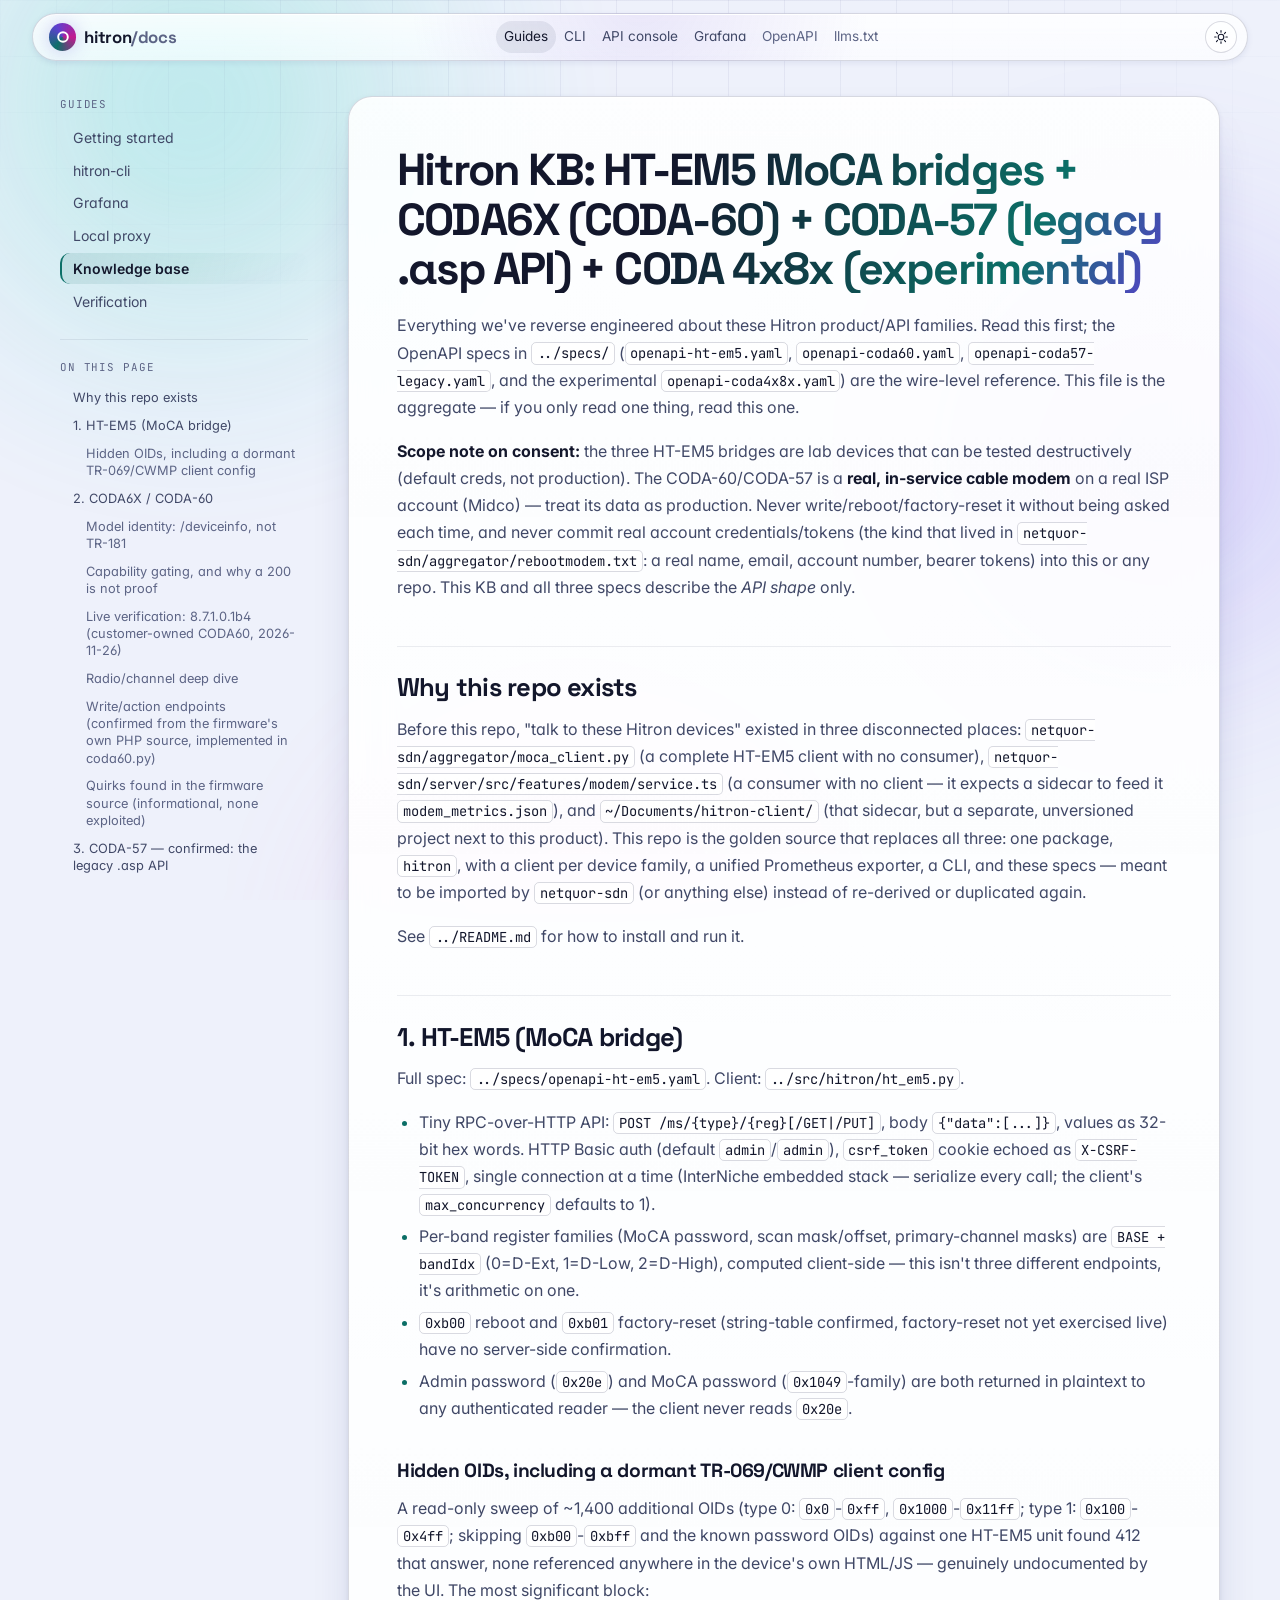
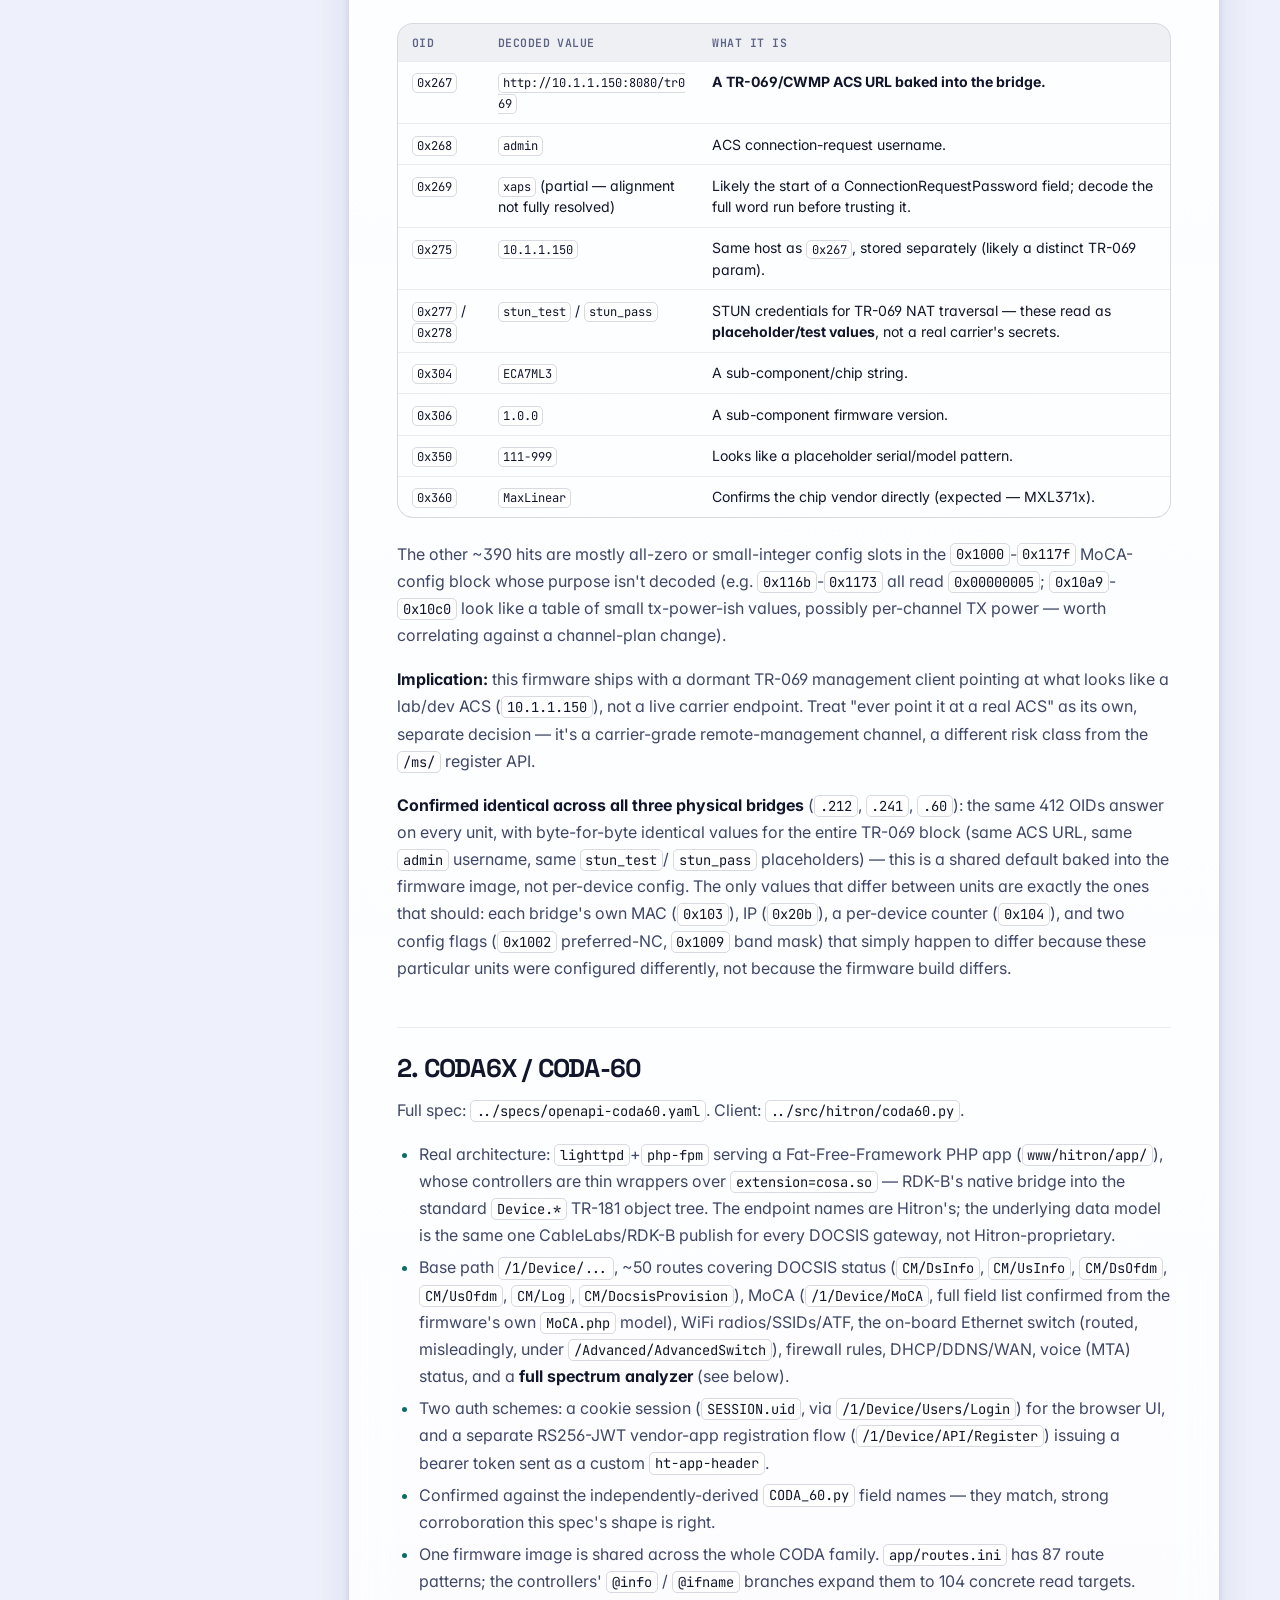
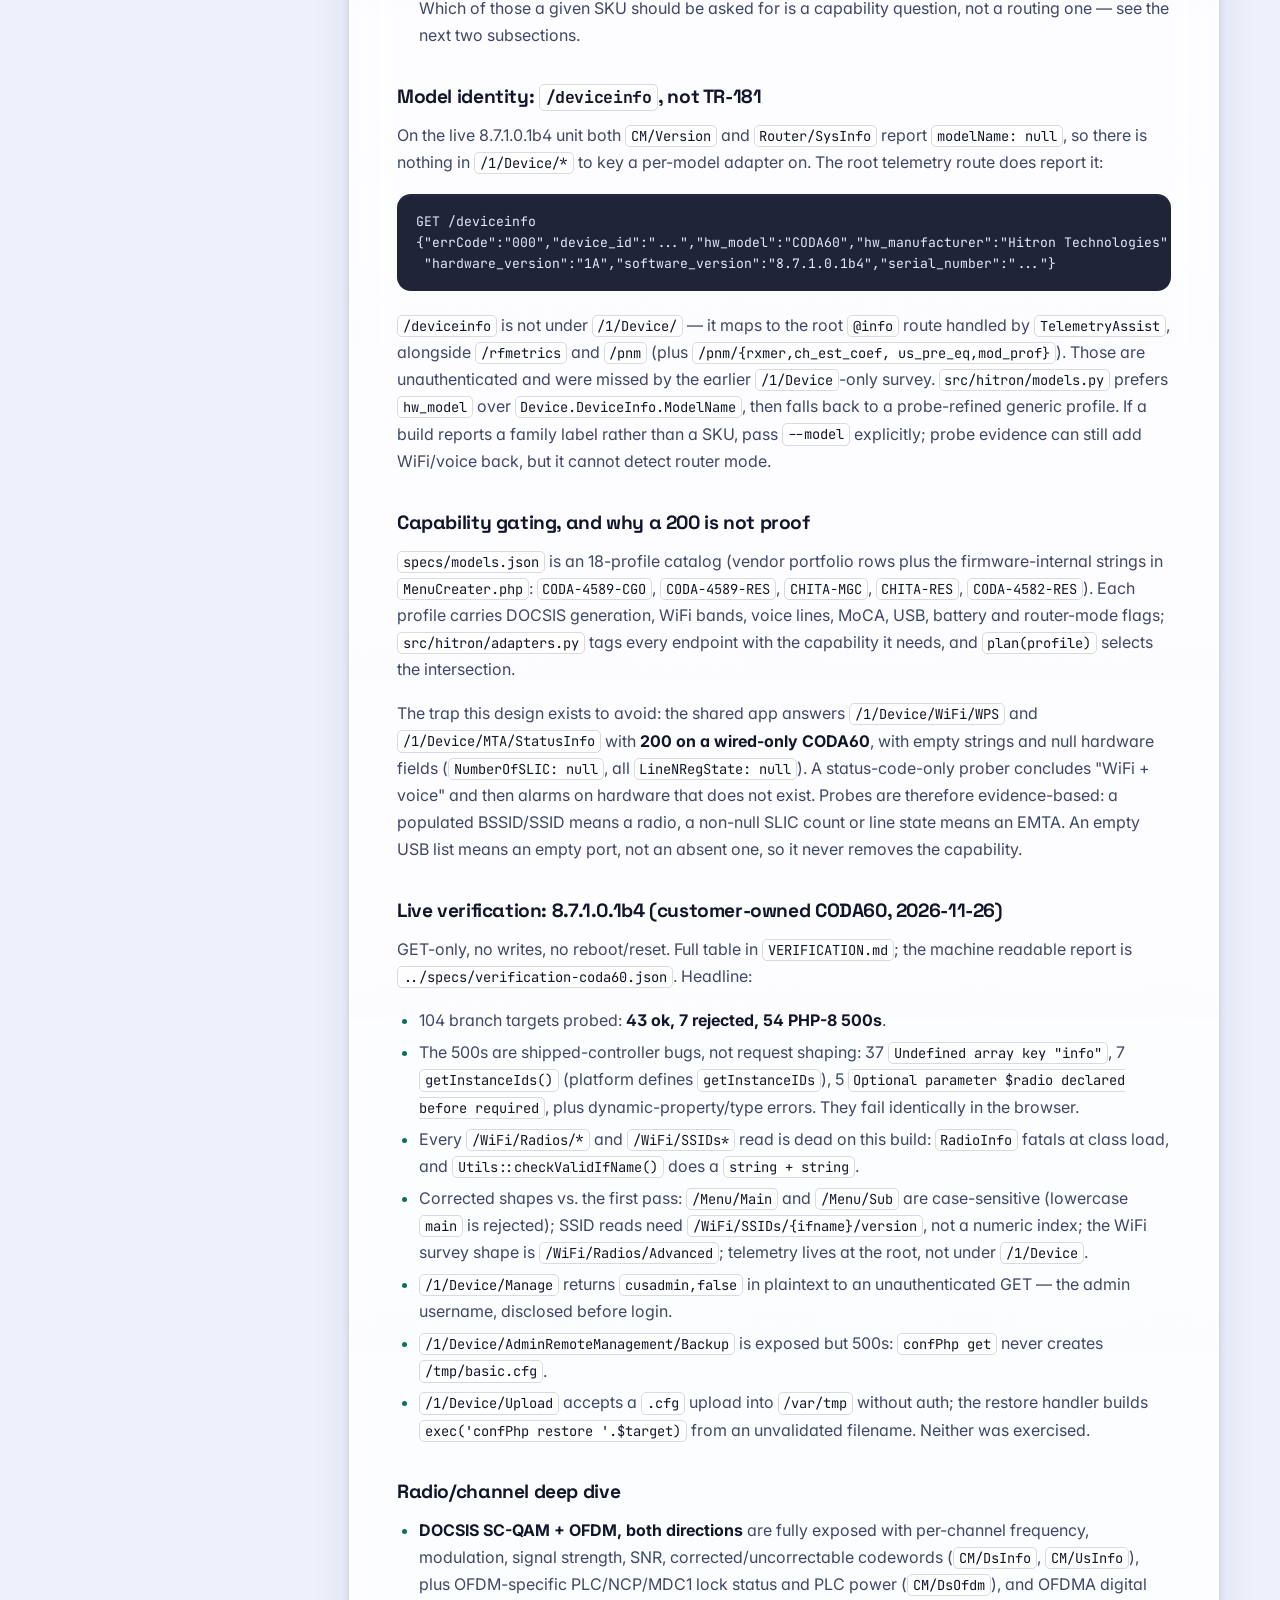
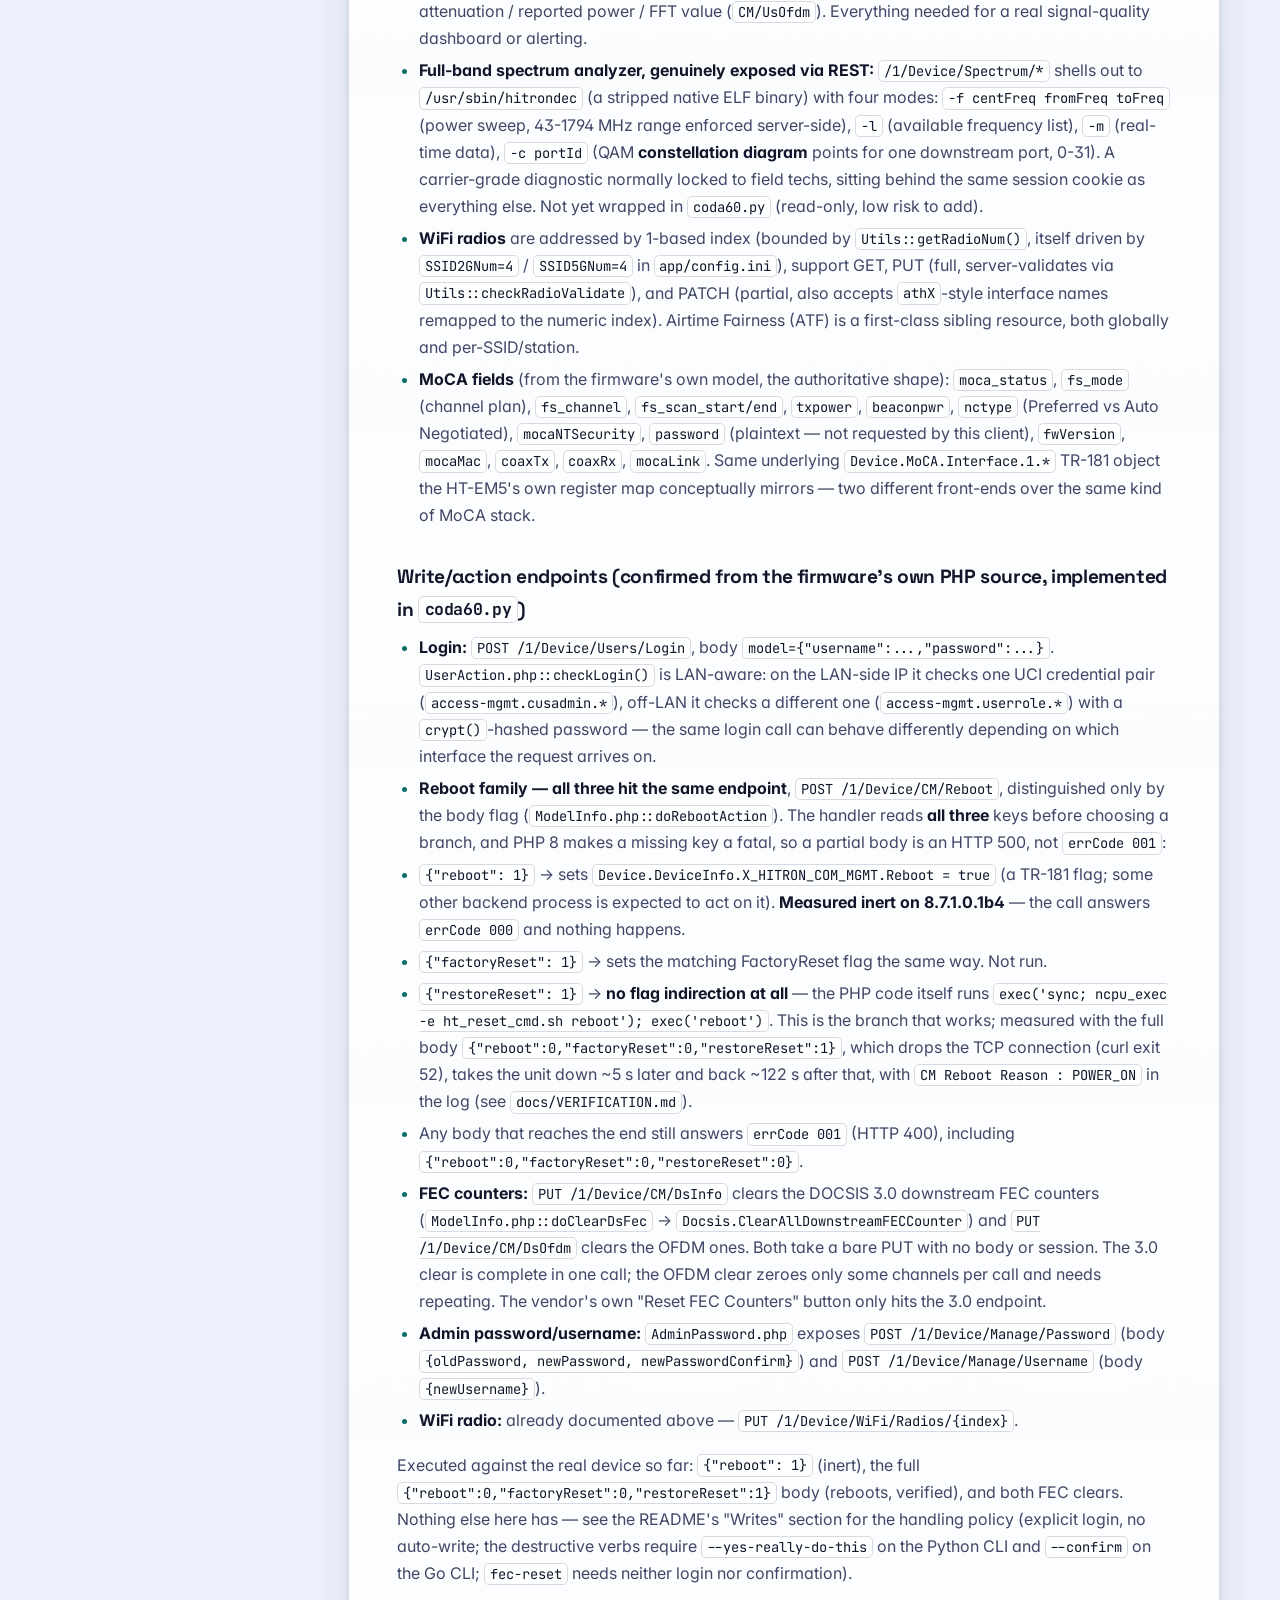
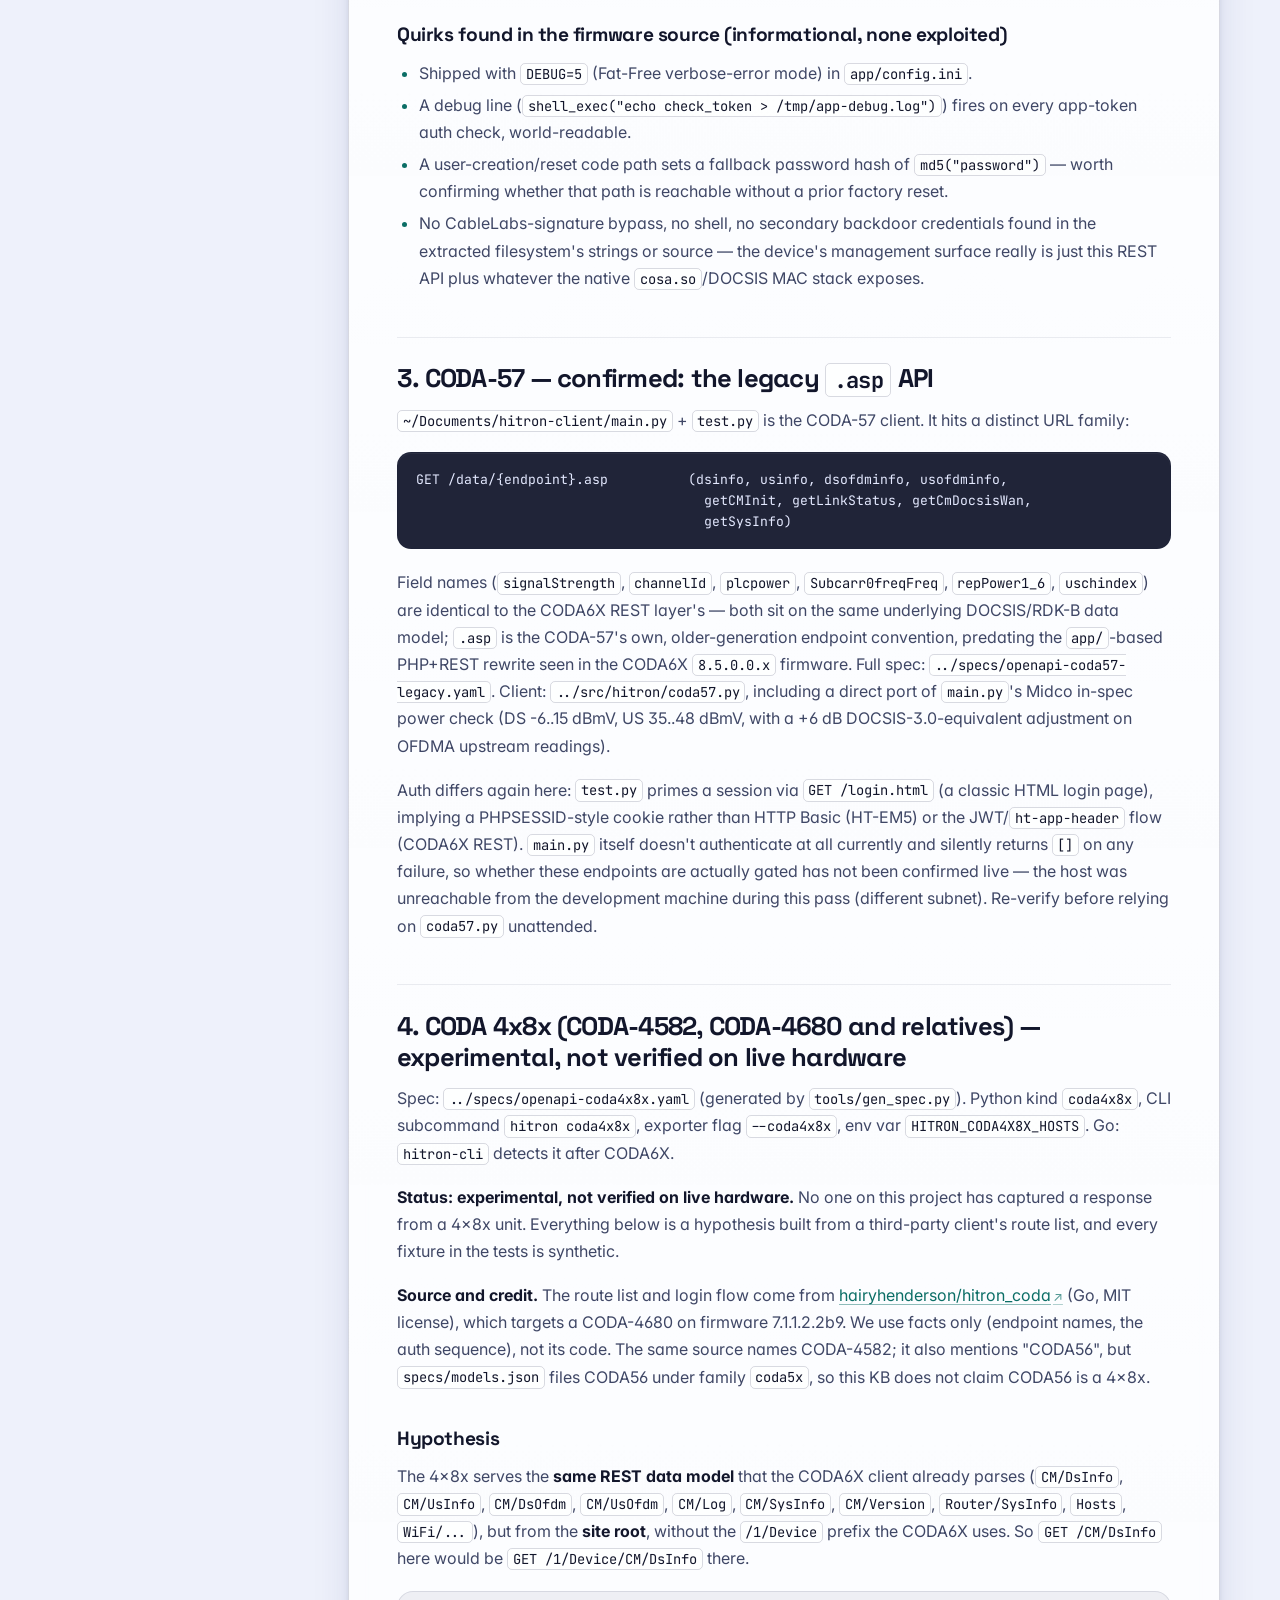
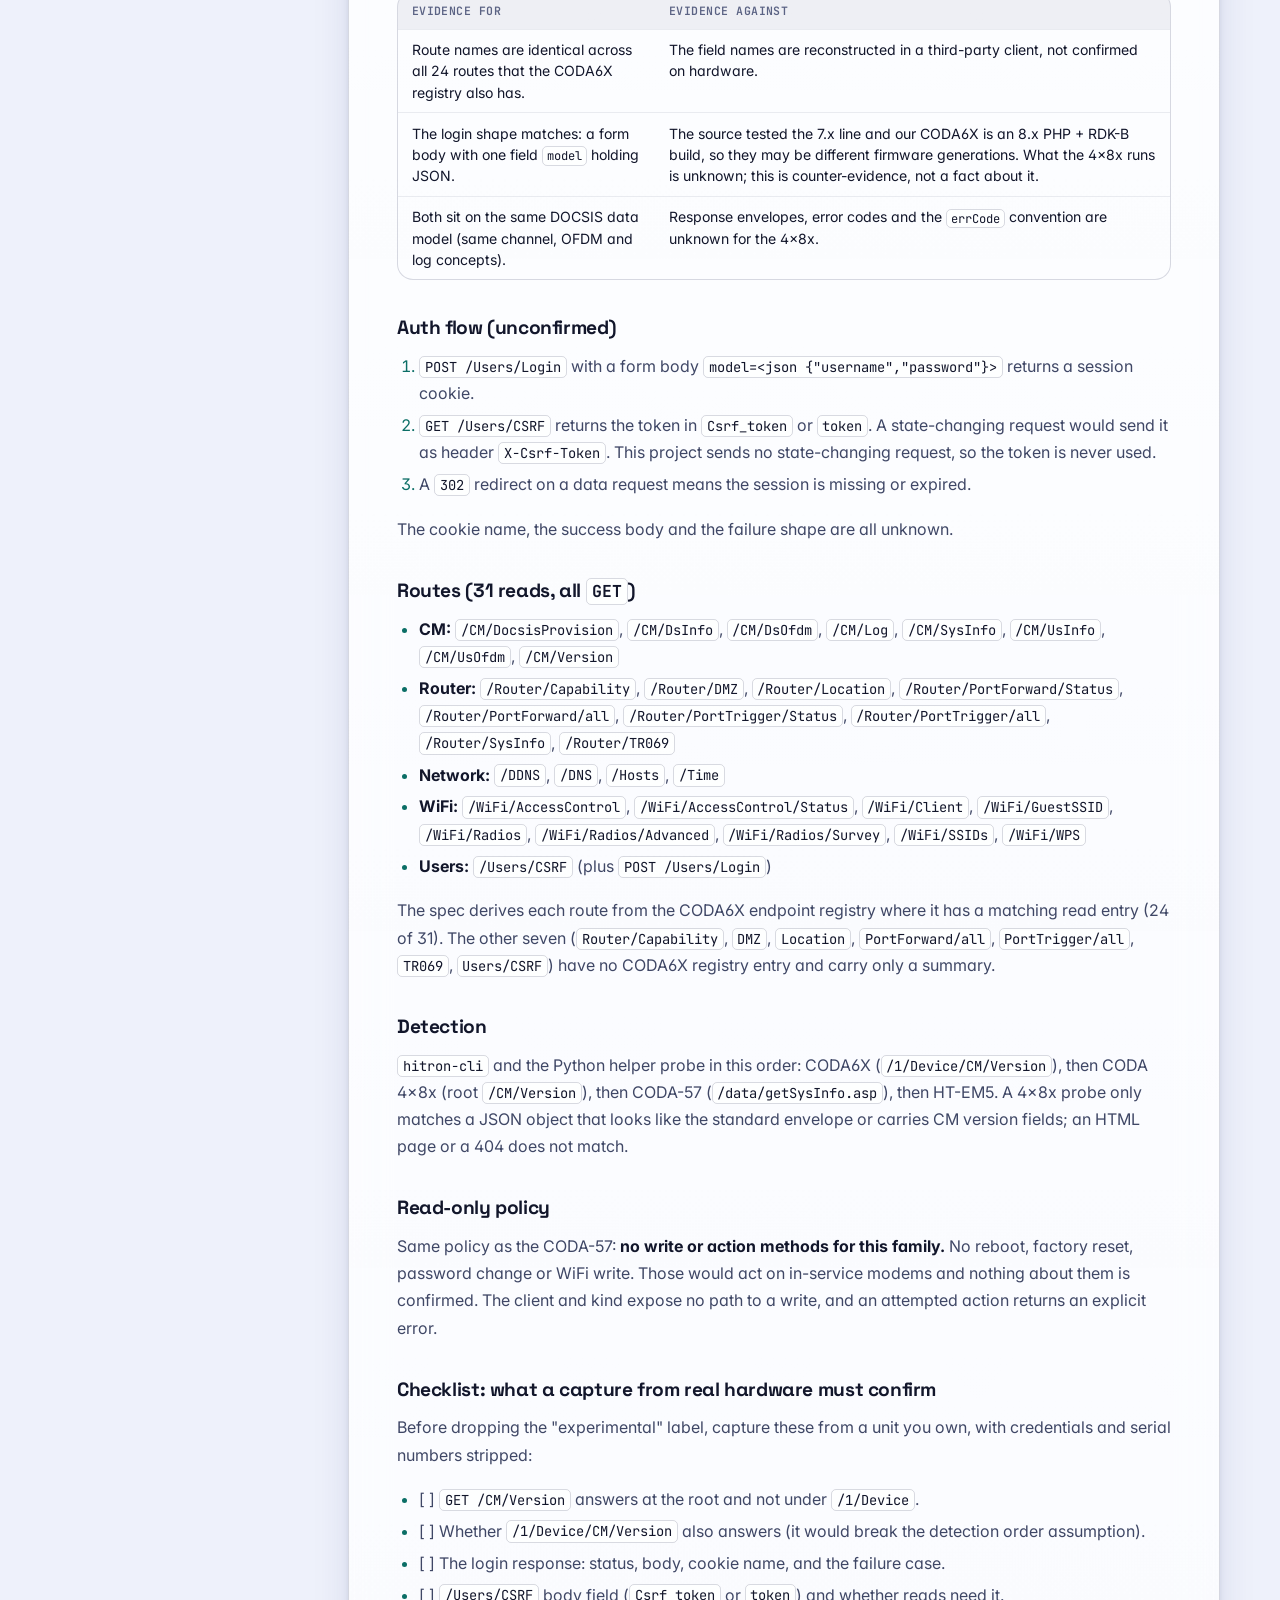
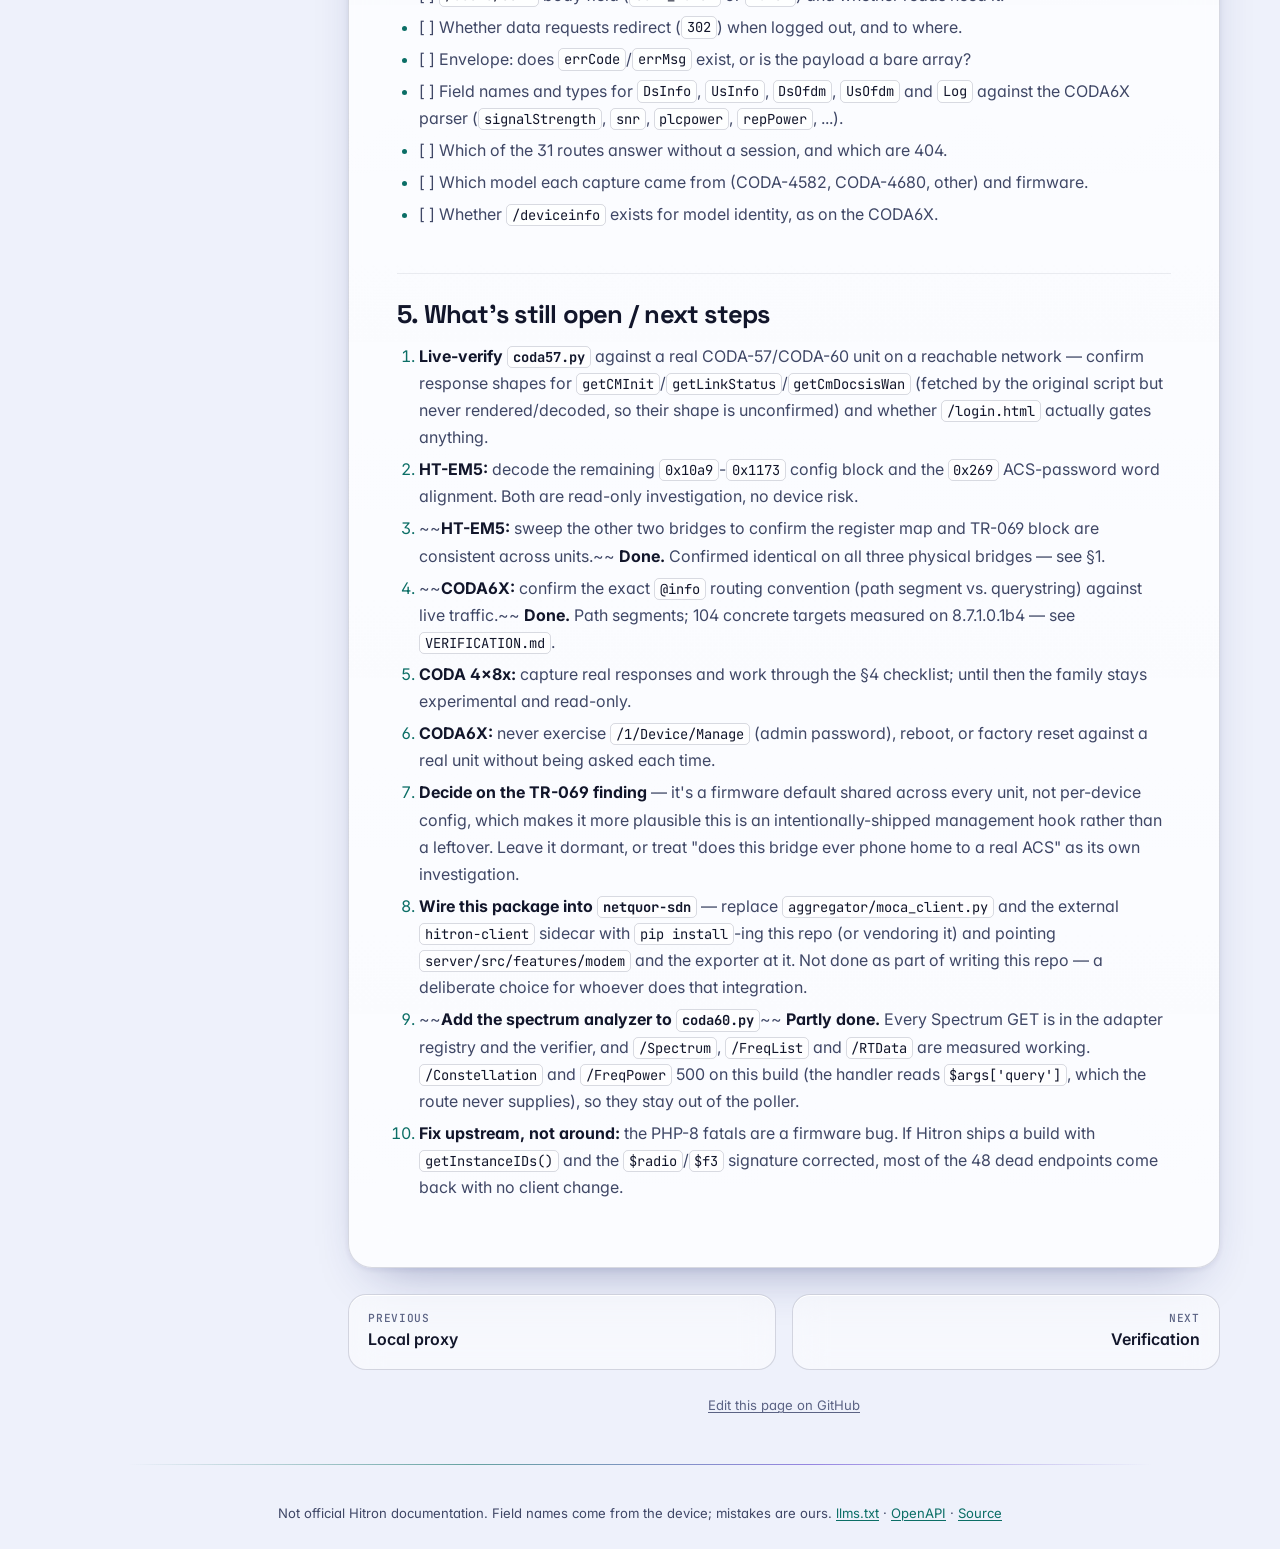
<file: site/docs/kb.html>
<!doctype html>
<html lang="en" data-theme="dark">
<head>
<meta charset="utf-8">
<meta name="viewport" content="width=device-width, initial-scale=1">
<title>Hitron KB: HT-EM5 MoCA bridges + CODA6X (CODA-60) + CODA-57 (legacy .asp API) + CODA 4x8x (experimental) · hitron docs</title>
<meta name="description" content="Everything we&#x27;ve reverse engineered about these Hitron product/API families. Read
this first; the OpenAPI specs in ../specs/ (openapi-ht-em5.yaml,
openapi-coda60.yaml, openapi-coda57-legacy.yaml, and">
<meta name="theme-color" content="#04050b">
<link rel="canonical" href="https://hitron.netquor.dev/docs/kb.html">
<link rel="icon" href="data:image/svg+xml,<svg xmlns='http://www.w3.org/2000/svg' viewBox='0 0 32 32'><defs><linearGradient id='g' x1='0' y1='0' x2='1' y2='1'><stop offset='0' stop-color='%235eead4'/><stop offset='1' stop-color='%23a78bfa'/></linearGradient></defs><rect width='32' height='32' rx='9' fill='%2304050b'/><circle cx='16' cy='16' r='6.5' fill='none' stroke='url(%23g)' stroke-width='3'/></svg>">
<link rel="preconnect" href="https://fonts.googleapis.com">
<link rel="preconnect" href="https://fonts.gstatic.com" crossorigin>
<link rel="stylesheet" href="https://fonts.googleapis.com/css2?family=Inter:wght@400;500;600&amp;family=JetBrains+Mono:wght@400;500;600&amp;family=Space+Grotesk:wght@500;600;700&amp;display=swap">
<link rel="stylesheet" href="../assets/style.css">
<link rel="stylesheet" href="../assets/glass.css">
<link rel="stylesheet" href="../assets/docs.css">
<script>try{var t=localStorage.getItem('hitron.theme');if(t)document.documentElement.dataset.theme=t;else if(matchMedia('(prefers-color-scheme: light)').matches)document.documentElement.dataset.theme='light'}catch(e){}</script>
<script src="../assets/fx.js" defer></script>
<script src="../assets/docs.js" defer></script>
</head>
<body>
<a class="skip" href="#main">Skip to content</a>
<header class="topbar">
  <a class="brand" href="../index.html#top">
    <span class="brand-mark" aria-hidden="true"><svg viewBox="0 0 16 16" width="14" height="14"><circle cx="8" cy="8" r="5.5" fill="none" stroke="currentColor" stroke-width="2.2"/></svg></span>
    <span>hitron<span class="dim">/docs</span></span>
  </a>
  <nav class="topnav">
    <a href="index.html" class="active">Guides</a>
    <a href="../index.html#cli">CLI</a>
    <a href="../index.html#explorer">API console</a>
    <a href="../index.html#dashboards">Grafana</a>
    <a href="../openapi.json" class="nav-secondary">OpenAPI</a>
    <a href="../llms.txt" class="nav-secondary">llms.txt</a>
  </nav>
  <div class="topbar-actions">
    <button id="theme-toggle" class="icon-btn" type="button" title="Toggle theme" aria-label="Toggle theme">
      <svg class="icon-sun" viewBox="0 0 24 24" aria-hidden="true"><circle cx="12" cy="12" r="4.2"/><path d="M12 2.5v2.2M12 19.3v2.2M2.5 12h2.2M19.3 12h2.2M5.2 5.2l1.6 1.6M17.2 17.2l1.6 1.6M18.8 5.2l-1.6 1.6M6.8 17.2l-1.6 1.6"/></svg>
      <svg class="icon-moon" viewBox="0 0 24 24" aria-hidden="true"><path d="M20 14.4A8.6 8.6 0 0 1 9.6 4 8.6 8.6 0 1 0 20 14.4Z"/></svg>
    </button>
  </div>
</header>
<div class="docs-shell">
  <aside class="docs-side" aria-label="Documentation">
    <nav class="docs-nav">
      <p class="docs-nav-label">Guides</p>
      <a href="getting-started.html">Getting started</a>
      <a href="hitron-cli.html">hitron-cli</a>
      <a href="grafana.html">Grafana</a>
      <a href="local-proxy.html">Local proxy</a>
      <a href="kb.html" aria-current="page">Knowledge base</a>
      <a href="verification.html">Verification</a>
    </nav>
    <nav class="docs-toc" aria-label="On this page">
      <p class="docs-nav-label">On this page</p>
        <a href="#why-this-repo-exists" class="toc-l2">Why this repo exists</a>
        <a href="#1-ht-em5-moca-bridge" class="toc-l2">1. HT-EM5 (MoCA bridge)</a>
        <a href="#hidden-oids-including-a-dormant-tr-069cwmp-client-config" class="toc-l3">Hidden OIDs, including a dormant TR-069/CWMP client config</a>
        <a href="#2-coda6x--coda-60" class="toc-l2">2. CODA6X / CODA-60</a>
        <a href="#model-identity-deviceinfo-not-tr-181" class="toc-l3">Model identity: /deviceinfo, not TR-181</a>
        <a href="#capability-gating-and-why-a-200-is-not-proof" class="toc-l3">Capability gating, and why a 200 is not proof</a>
        <a href="#live-verification-87101b4-customer-owned-coda60-2026-11-26" class="toc-l3">Live verification: 8.7.1.0.1b4 (customer-owned CODA60, 2026-11-26)</a>
        <a href="#radiochannel-deep-dive" class="toc-l3">Radio/channel deep dive</a>
        <a href="#writeaction-endpoints-confirmed-from-the-firmwares-own-php-source-implemented-in-coda60py" class="toc-l3">Write/action endpoints (confirmed from the firmware&#x27;s own PHP source, implemented in coda60.py)</a>
        <a href="#quirks-found-in-the-firmware-source-informational-none-exploited" class="toc-l3">Quirks found in the firmware source (informational, none exploited)</a>
        <a href="#3-coda-57--confirmed-the-legacy-asp-api" class="toc-l2">3. CODA-57 — confirmed: the legacy .asp API</a>
        <a href="#4-coda-4x8x-coda-4582-coda-4680-and-relatives--experimental-not-verified-on-live-hardware" class="toc-l2">4. CODA 4x8x (CODA-4582, CODA-4680 and relatives) — experimental, not verified on live hardware</a>
        <a href="#hypothesis" class="toc-l3">Hypothesis</a>
        <a href="#auth-flow-unconfirmed" class="toc-l3">Auth flow (unconfirmed)</a>
        <a href="#routes-31-reads-all-get" class="toc-l3">Routes (31 reads, all GET)</a>
        <a href="#detection" class="toc-l3">Detection</a>
        <a href="#read-only-policy" class="toc-l3">Read-only policy</a>
        <a href="#checklist-what-a-capture-from-real-hardware-must-confirm" class="toc-l3">Checklist: what a capture from real hardware must confirm</a>
        <a href="#5-whats-still-open--next-steps" class="toc-l2">5. What&#x27;s still open / next steps</a>
    </nav>
  </aside>
  <main id="main" class="docs-main">
<article class="doc">
<h1 id="hitron-kb-ht-em5-moca-bridges--coda6x-coda-60--coda-57-legacy-asp-api--coda-4x8x-experimental">Hitron KB: HT-EM5 MoCA bridges + CODA6X (CODA-60) + CODA-57 (legacy .asp API) + CODA 4x8x (experimental)</h1>
<p>Everything we've reverse engineered about these Hitron product/API families. Read
this first; the OpenAPI specs in <code>../specs/</code> (<code>openapi-ht-em5.yaml</code>,
<code>openapi-coda60.yaml</code>, <code>openapi-coda57-legacy.yaml</code>, and the experimental
<code>openapi-coda4x8x.yaml</code>) are the wire-level reference.
This file is the aggregate — if you only read one thing, read this one.</p>
<p><strong>Scope note on consent:</strong> the three HT-EM5 bridges are lab devices that can be
tested destructively (default creds, not production). The CODA-60/CODA-57 is a
<strong>real, in-service cable modem</strong> on a real ISP account (Midco) — treat its data as
production. Never write/reboot/factory-reset it without being asked each time, and
never commit real account credentials/tokens (the kind that lived in
<code>netquor-sdn/aggregator/rebootmodem.txt</code>: a real name, email, account number, bearer
tokens) into this or any repo. This KB and all three specs describe the <em>API shape</em>
only.</p>
<h2 id="why-this-repo-exists">Why this repo exists<a class="headerlink" href="#why-this-repo-exists" title="Link to this section">#</a></h2>
<p>Before this repo, "talk to these Hitron devices" existed in three disconnected
places: <code>netquor-sdn/aggregator/moca_client.py</code> (a complete HT-EM5 client with no
consumer), <code>netquor-sdn/server/src/features/modem/service.ts</code> (a consumer with no
client — it expects a sidecar to feed it <code>modem_metrics.json</code>), and
<code>~/Documents/hitron-client/</code> (that sidecar, but a separate, unversioned project next
to this product). This repo is the golden source that replaces all three: one
package, <code>hitron</code>, with a client per device family, a unified Prometheus exporter,
a CLI, and these specs — meant to be imported by <code>netquor-sdn</code> (or anything else)
instead of re-derived or duplicated again.</p>
<p>See <code>../README.md</code> for how to install and run it.</p>
<h2 id="1-ht-em5-moca-bridge">1. HT-EM5 (MoCA bridge)<a class="headerlink" href="#1-ht-em5-moca-bridge" title="Link to this section">#</a></h2>
<p>Full spec: <code>../specs/openapi-ht-em5.yaml</code>. Client: <code>../src/hitron/ht_em5.py</code>.</p>
<ul>
<li>Tiny RPC-over-HTTP API: <code>POST /ms/{type}/{reg}[/GET|/PUT]</code>, body <code>{"data":[...]}</code>,
  values as 32-bit hex words. HTTP Basic auth (default <code>admin</code>/<code>admin</code>), <code>csrf_token</code>
  cookie echoed as <code>X-CSRF-TOKEN</code>, single connection at a time (InterNiche embedded
  stack — serialize every call; the client's <code>max_concurrency</code> defaults to 1).</li>
<li>Per-band register families (MoCA password, scan mask/offset, primary-channel masks)
  are <code>BASE + bandIdx</code> (0=D-Ext, 1=D-Low, 2=D-High), computed client-side — this isn't
  three different endpoints, it's arithmetic on one.</li>
<li><code>0xb00</code> reboot and <code>0xb01</code> factory-reset (string-table confirmed, factory-reset not
  yet exercised live) have no server-side confirmation.</li>
<li>Admin password (<code>0x20e</code>) and MoCA password (<code>0x1049</code>-family) are both returned in
  plaintext to any authenticated reader — the client never reads <code>0x20e</code>.</li>
</ul>
<h3 id="hidden-oids-including-a-dormant-tr-069cwmp-client-config">Hidden OIDs, including a dormant TR-069/CWMP client config<a class="headerlink" href="#hidden-oids-including-a-dormant-tr-069cwmp-client-config" title="Link to this section">#</a></h3>
<p>A read-only sweep of ~1,400 additional OIDs (type 0: <code>0x0</code>-<code>0xff</code>, <code>0x1000</code>-<code>0x11ff</code>;
type 1: <code>0x100</code>-<code>0x4ff</code>; skipping <code>0xb00</code>-<code>0xbff</code> and the known password OIDs) against
one HT-EM5 unit found 412 that answer, none referenced anywhere in the device's own
HTML/JS — genuinely undocumented by the UI. The most significant block:</p>
<div class="table-scroll"><table>
<thead>
<tr>
<th>OID</th>
<th>Decoded value</th>
<th>What it is</th>
</tr>
</thead>
<tbody>
<tr>
<td><code>0x267</code></td>
<td><code>http://10.1.1.150:8080/tr069</code></td>
<td><strong>A TR-069/CWMP ACS URL baked into the bridge.</strong></td>
</tr>
<tr>
<td><code>0x268</code></td>
<td><code>admin</code></td>
<td>ACS connection-request username.</td>
</tr>
<tr>
<td><code>0x269</code></td>
<td><code>xaps</code> (partial — alignment not fully resolved)</td>
<td>Likely the start of a ConnectionRequestPassword field; decode the full word run before trusting it.</td>
</tr>
<tr>
<td><code>0x275</code></td>
<td><code>10.1.1.150</code></td>
<td>Same host as <code>0x267</code>, stored separately (likely a distinct TR-069 param).</td>
</tr>
<tr>
<td><code>0x277</code> / <code>0x278</code></td>
<td><code>stun_test</code> / <code>stun_pass</code></td>
<td>STUN credentials for TR-069 NAT traversal — these read as <strong>placeholder/test values</strong>, not a real carrier's secrets.</td>
</tr>
<tr>
<td><code>0x304</code></td>
<td><code>ECA7ML3</code></td>
<td>A sub-component/chip string.</td>
</tr>
<tr>
<td><code>0x306</code></td>
<td><code>1.0.0</code></td>
<td>A sub-component firmware version.</td>
</tr>
<tr>
<td><code>0x350</code></td>
<td><code>111-999</code></td>
<td>Looks like a placeholder serial/model pattern.</td>
</tr>
<tr>
<td><code>0x360</code></td>
<td><code>MaxLinear</code></td>
<td>Confirms the chip vendor directly (expected — MXL371x).</td>
</tr>
</tbody>
</table></div>
<p>The other ~390 hits are mostly all-zero or small-integer config slots in the
<code>0x1000</code>-<code>0x117f</code> MoCA-config block whose purpose isn't decoded (e.g. <code>0x116b</code>-<code>0x1173</code>
all read <code>0x00000005</code>; <code>0x10a9</code>-<code>0x10c0</code> look like a table of small tx-power-ish
values, possibly per-channel TX power — worth correlating against a channel-plan
change).</p>
<p><strong>Implication:</strong> this firmware ships with a dormant TR-069 management client pointing
at what looks like a lab/dev ACS (<code>10.1.1.150</code>), not a live carrier endpoint. Treat
"ever point it at a real ACS" as its own, separate decision — it's a carrier-grade
remote-management channel, a different risk class from the <code>/ms/</code> register API.</p>
<p><strong>Confirmed identical across all three physical bridges</strong> (<code>.212</code>, <code>.241</code>, <code>.60</code>):
the same 412 OIDs answer on every unit, with byte-for-byte identical values for the
entire TR-069 block (same ACS URL, same <code>admin</code> username, same <code>stun_test</code>/
<code>stun_pass</code> placeholders) — this is a shared default baked into the firmware image,
not per-device config. The only values that differ between units are exactly the
ones that should: each bridge's own MAC (<code>0x103</code>), IP (<code>0x20b</code>), a per-device counter
(<code>0x104</code>), and two config flags (<code>0x1002</code> preferred-NC, <code>0x1009</code> band mask) that
simply happen to differ because these particular units were configured differently,
not because the firmware build differs.</p>
<h2 id="2-coda6x--coda-60">2. CODA6X / CODA-60<a class="headerlink" href="#2-coda6x--coda-60" title="Link to this section">#</a></h2>
<p>Full spec: <code>../specs/openapi-coda60.yaml</code>. Client: <code>../src/hitron/coda60.py</code>.</p>
<ul>
<li>Real architecture: <code>lighttpd</code>+<code>php-fpm</code> serving a Fat-Free-Framework PHP app
  (<code>www/hitron/app/</code>), whose controllers are thin wrappers over <code>extension=cosa.so</code> —
  RDK-B's native bridge into the standard <code>Device.*</code> TR-181 object tree. The endpoint
  names are Hitron's; the underlying data model is the same one CableLabs/RDK-B
  publish for every DOCSIS gateway, not Hitron-proprietary.</li>
<li>Base path <code>/1/Device/...</code>, ~50 routes covering DOCSIS status (<code>CM/DsInfo</code>,
  <code>CM/UsInfo</code>, <code>CM/DsOfdm</code>, <code>CM/UsOfdm</code>, <code>CM/Log</code>, <code>CM/DocsisProvision</code>), MoCA
  (<code>/1/Device/MoCA</code>, full field list confirmed from the firmware's own <code>MoCA.php</code>
  model), WiFi radios/SSIDs/ATF, the on-board Ethernet switch (routed, misleadingly,
  under <code>/Advanced/AdvancedSwitch</code>), firewall rules, DHCP/DDNS/WAN, voice (MTA) status,
  and a <strong>full spectrum analyzer</strong> (see below).</li>
<li>Two auth schemes: a cookie session (<code>SESSION.uid</code>, via <code>/1/Device/Users/Login</code>) for
  the browser UI, and a separate RS256-JWT vendor-app registration flow
  (<code>/1/Device/API/Register</code>) issuing a bearer token sent as a custom <code>ht-app-header</code>.</li>
<li>Confirmed against the independently-derived <code>CODA_60.py</code> field names — they match,
  strong corroboration this spec's shape is right.</li>
<li>One firmware image is shared across the whole CODA family. <code>app/routes.ini</code> has 87
  route patterns; the controllers' <code>@info</code> / <code>@ifname</code> branches expand them to 104
  concrete read targets. Which of those a given SKU should be asked for is a
  capability question, not a routing one — see the next two subsections.</li>
</ul>
<h3 id="model-identity-deviceinfo-not-tr-181">Model identity: <code>/deviceinfo</code>, not TR-181<a class="headerlink" href="#model-identity-deviceinfo-not-tr-181" title="Link to this section">#</a></h3>
<p>On the live 8.7.1.0.1b4 unit both <code>CM/Version</code> and <code>Router/SysInfo</code> report
<code>modelName: null</code>, so there is nothing in <code>/1/Device/*</code> to key a per-model adapter on.
The root telemetry route does report it:</p>
<pre><code>GET /deviceinfo
{"errCode":"000","device_id":"...","hw_model":"CODA60","hw_manufacturer":"Hitron Technologies",
 "hardware_version":"1A","software_version":"8.7.1.0.1b4","serial_number":"..."}
</code></pre>
<p><code>/deviceinfo</code> is not under <code>/1/Device/</code> — it maps to the root <code>@info</code> route handled by
<code>TelemetryAssist</code>, alongside <code>/rfmetrics</code> and <code>/pnm</code> (plus <code>/pnm/{rxmer,ch_est_coef,
us_pre_eq,mod_prof}</code>). Those are unauthenticated and were missed by the earlier
<code>/1/Device</code>-only survey. <code>src/hitron/models.py</code> prefers <code>hw_model</code> over
<code>Device.DeviceInfo.ModelName</code>, then falls back to a probe-refined generic profile.
If a build reports a family label rather than a SKU, pass <code>--model</code> explicitly; probe
evidence can still add WiFi/voice back, but it cannot detect router mode.</p>
<h3 id="capability-gating-and-why-a-200-is-not-proof">Capability gating, and why a 200 is not proof<a class="headerlink" href="#capability-gating-and-why-a-200-is-not-proof" title="Link to this section">#</a></h3>
<p><code>specs/models.json</code> is an 18-profile catalog (vendor portfolio rows plus the
firmware-internal strings in <code>MenuCreater.php</code>: <code>CODA-4589-CGO</code>, <code>CODA-4589-RES</code>,
<code>CHITA-MGC</code>, <code>CHITA-RES</code>, <code>CODA-4582-RES</code>). Each profile carries DOCSIS generation,
WiFi bands, voice lines, MoCA, USB, battery and router-mode flags;
<code>src/hitron/adapters.py</code> tags every endpoint with the capability it needs, and
<code>plan(profile)</code> selects the intersection.</p>
<p>The trap this design exists to avoid: the shared app answers <code>/1/Device/WiFi/WPS</code>
and <code>/1/Device/MTA/StatusInfo</code> with <strong>200 on a wired-only CODA60</strong>, with empty strings
and null hardware fields (<code>NumberOfSLIC: null</code>, all <code>LineNRegState: null</code>). A
status-code-only prober concludes "WiFi + voice" and then alarms on hardware that does
not exist. Probes are therefore evidence-based: a populated BSSID/SSID means a radio,
a non-null SLIC count or line state means an EMTA. An empty USB list means an empty
port, not an absent one, so it never removes the capability.</p>
<h3 id="live-verification-87101b4-customer-owned-coda60-2026-11-26">Live verification: 8.7.1.0.1b4 (customer-owned CODA60, 2026-11-26)<a class="headerlink" href="#live-verification-87101b4-customer-owned-coda60-2026-11-26" title="Link to this section">#</a></h3>
<p>GET-only, no writes, no reboot/reset. Full table in <code>VERIFICATION.md</code>; the machine
readable report is <code>../specs/verification-coda60.json</code>. Headline:</p>
<ul>
<li>104 branch targets probed: <strong>43 ok, 7 rejected, 54 PHP-8 500s</strong>.</li>
<li>The 500s are shipped-controller bugs, not request shaping: 37
  <code>Undefined array key "info"</code>, 7 <code>getInstanceIds()</code> (platform defines
  <code>getInstanceIDs</code>), 5 <code>Optional parameter $radio declared before required</code>, plus
  dynamic-property/type errors. They fail identically in the browser.</li>
<li>Every <code>/WiFi/Radios/*</code> and <code>/WiFi/SSIDs*</code> read is dead on this build: <code>RadioInfo</code>
  fatals at class load, and <code>Utils::checkValidIfName()</code> does a <code>string + string</code>.</li>
<li>Corrected shapes vs. the first pass: <code>/Menu/Main</code> and <code>/Menu/Sub</code> are
  case-sensitive (lowercase <code>main</code> is rejected); SSID reads need
  <code>/WiFi/SSIDs/{ifname}/version</code>, not a numeric index; the WiFi survey shape is
  <code>/WiFi/Radios/Advanced</code>; telemetry lives at the root, not under <code>/1/Device</code>.</li>
<li><code>/1/Device/Manage</code> returns <code>cusadmin,false</code> in plaintext to an unauthenticated
  GET — the admin username, disclosed before login.</li>
<li><code>/1/Device/AdminRemoteManagement/Backup</code> is exposed but 500s: <code>confPhp get</code> never
  creates <code>/tmp/basic.cfg</code>.</li>
<li><code>/1/Device/Upload</code> accepts a <code>.cfg</code> upload into <code>/var/tmp</code> without auth; the
  restore handler builds <code>exec('confPhp restore '.$target)</code> from an unvalidated
  filename. Neither was exercised.</li>
</ul>
<h3 id="radiochannel-deep-dive">Radio/channel deep dive<a class="headerlink" href="#radiochannel-deep-dive" title="Link to this section">#</a></h3>
<ul>
<li><strong>DOCSIS SC-QAM + OFDM, both directions</strong> are fully exposed with per-channel
  frequency, modulation, signal strength, SNR, corrected/uncorrectable codewords
  (<code>CM/DsInfo</code>, <code>CM/UsInfo</code>), plus OFDM-specific PLC/NCP/MDC1 lock status and PLC power
  (<code>CM/DsOfdm</code>), and OFDMA digital attenuation / reported power / FFT value
  (<code>CM/UsOfdm</code>). Everything needed for a real signal-quality dashboard or alerting.</li>
<li><strong>Full-band spectrum analyzer, genuinely exposed via REST:</strong> <code>/1/Device/Spectrum/*</code>
  shells out to <code>/usr/sbin/hitrondec</code> (a stripped native ELF binary) with four modes:
  <code>-f centFreq fromFreq toFreq</code> (power sweep, 43-1794 MHz range enforced server-side),
  <code>-l</code> (available frequency list), <code>-m</code> (real-time data), <code>-c portId</code> (QAM
  <strong>constellation diagram</strong> points for one downstream port, 0-31). A carrier-grade
  diagnostic normally locked to field techs, sitting behind the same session cookie as
  everything else. Not yet wrapped in <code>coda60.py</code> (read-only, low risk to add).</li>
<li><strong>WiFi radios</strong> are addressed by 1-based index (bounded by <code>Utils::getRadioNum()</code>,
  itself driven by <code>SSID2GNum=4</code> / <code>SSID5GNum=4</code> in <code>app/config.ini</code>), support GET,
  PUT (full, server-validates via <code>Utils::checkRadioValidate</code>), and PATCH (partial,
  also accepts <code>athX</code>-style interface names remapped to the numeric index). Airtime
  Fairness (ATF) is a first-class sibling resource, both globally and per-SSID/station.</li>
<li><strong>MoCA fields</strong> (from the firmware's own model, the authoritative shape):
  <code>moca_status</code>, <code>fs_mode</code> (channel plan), <code>fs_channel</code>, <code>fs_scan_start/end</code>,
  <code>txpower</code>, <code>beaconpwr</code>, <code>nctype</code> (Preferred vs Auto Negotiated), <code>mocaNTSecurity</code>,
  <code>password</code> (plaintext — not requested by this client), <code>fwVersion</code>, <code>mocaMac</code>,
  <code>coaxTx</code>, <code>coaxRx</code>, <code>mocaLink</code>. Same underlying <code>Device.MoCA.Interface.1.*</code> TR-181
  object the HT-EM5's own register map conceptually mirrors — two different
  front-ends over the same kind of MoCA stack.</li>
</ul>
<h3 id="writeaction-endpoints-confirmed-from-the-firmwares-own-php-source-implemented-in-coda60py">Write/action endpoints (confirmed from the firmware's own PHP source, implemented in <code>coda60.py</code>)<a class="headerlink" href="#writeaction-endpoints-confirmed-from-the-firmwares-own-php-source-implemented-in-coda60py" title="Link to this section">#</a></h3>
<ul>
<li><strong>Login:</strong> <code>POST /1/Device/Users/Login</code>, body <code>model={"username":...,"password":...}</code>.
  <code>UserAction.php::checkLogin()</code> is LAN-aware: on the LAN-side IP it checks one UCI
  credential pair (<code>access-mgmt.cusadmin.*</code>), off-LAN it checks a different one
  (<code>access-mgmt.userrole.*</code>) with a <code>crypt()</code>-hashed password — the same login call
  can behave differently depending on which interface the request arrives on.</li>
<li><strong>Reboot family — all three hit the same endpoint</strong>, <code>POST /1/Device/CM/Reboot</code>,
  distinguished only by the body flag (<code>ModelInfo.php::doRebootAction</code>). The handler
  reads <strong>all three</strong> keys before choosing a branch, and PHP 8 makes a missing key a
  fatal, so a partial body is an HTTP 500, not <code>errCode 001</code>:</li>
<li><code>{"reboot": 1}</code> → sets <code>Device.DeviceInfo.X_HITRON_COM_MGMT.Reboot = true</code> (a
    TR-181 flag; some other backend process is expected to act on it). <strong>Measured
    inert on 8.7.1.0.1b4</strong> — the call answers <code>errCode 000</code> and nothing happens.</li>
<li><code>{"factoryReset": 1}</code> → sets the matching FactoryReset flag the same way. Not run.</li>
<li><code>{"restoreReset": 1}</code> → <strong>no flag indirection at all</strong> — the PHP code itself runs
    <code>exec('sync; ncpu_exec -e ht_reset_cmd.sh reboot'); exec('reboot')</code>. This is the
    branch that works; measured with the full body
    <code>{"reboot":0,"factoryReset":0,"restoreReset":1}</code>, which drops the TCP connection
    (curl exit 52), takes the unit down ~5 s later and back ~122 s after that, with
    <code>CM Reboot Reason : POWER_ON</code> in the log (see <code>docs/VERIFICATION.md</code>).</li>
<li>Any body that reaches the end still answers <code>errCode 001</code> (HTTP 400), including
    <code>{"reboot":0,"factoryReset":0,"restoreReset":0}</code>.</li>
<li><strong>FEC counters:</strong> <code>PUT /1/Device/CM/DsInfo</code> clears the DOCSIS 3.0 downstream FEC
  counters (<code>ModelInfo.php::doClearDsFec</code> → <code>Docsis.ClearAllDownstreamFECCounter</code>)
  and <code>PUT /1/Device/CM/DsOfdm</code> clears the OFDM ones. Both take a bare PUT with no
  body or session. The 3.0 clear is complete in one call; the OFDM clear zeroes only
  some channels per call and needs repeating. The vendor's own "Reset FEC Counters"
  button only hits the 3.0 endpoint.</li>
<li><strong>Admin password/username:</strong> <code>AdminPassword.php</code> exposes <code>POST /1/Device/Manage/Password</code>
  (body <code>{oldPassword, newPassword, newPasswordConfirm}</code>) and
  <code>POST /1/Device/Manage/Username</code> (body <code>{newUsername}</code>).</li>
<li><strong>WiFi radio:</strong> already documented above — <code>PUT /1/Device/WiFi/Radios/{index}</code>.</li>
</ul>
<p>Executed against the real device so far: <code>{"reboot": 1}</code> (inert), the full
<code>{"reboot":0,"factoryReset":0,"restoreReset":1}</code> body (reboots, verified), and both
FEC clears. Nothing else here has — see the README's "Writes" section for the
handling policy (explicit login, no auto-write; the destructive verbs require
<code>--yes-really-do-this</code> on the Python CLI and <code>--confirm</code> on the Go CLI;
<code>fec-reset</code> needs neither login nor confirmation).</p>
<h3 id="quirks-found-in-the-firmware-source-informational-none-exploited">Quirks found in the firmware source (informational, none exploited)<a class="headerlink" href="#quirks-found-in-the-firmware-source-informational-none-exploited" title="Link to this section">#</a></h3>
<ul>
<li>Shipped with <code>DEBUG=5</code> (Fat-Free verbose-error mode) in <code>app/config.ini</code>.</li>
<li>A debug line (<code>shell_exec("echo check_token &gt; /tmp/app-debug.log")</code>) fires on every
  app-token auth check, world-readable.</li>
<li>A user-creation/reset code path sets a fallback password hash of <code>md5("password")</code> —
  worth confirming whether that path is reachable without a prior factory reset.</li>
<li>No CableLabs-signature bypass, no shell, no secondary backdoor credentials found in
  the extracted filesystem's strings or source — the device's management surface
  really is just this REST API plus whatever the native <code>cosa.so</code>/DOCSIS MAC stack
  exposes.</li>
</ul>
<h2 id="3-coda-57--confirmed-the-legacy-asp-api">3. CODA-57 — confirmed: the legacy <code>.asp</code> API<a class="headerlink" href="#3-coda-57--confirmed-the-legacy-asp-api" title="Link to this section">#</a></h2>
<p><code>~/Documents/hitron-client/main.py</code> + <code>test.py</code> is the CODA-57 client. It hits a
distinct URL family:</p>
<pre><code>GET /data/{endpoint}.asp          (dsinfo, usinfo, dsofdminfo, usofdminfo,
                                    getCMInit, getLinkStatus, getCmDocsisWan,
                                    getSysInfo)
</code></pre>
<p>Field names (<code>signalStrength</code>, <code>channelId</code>, <code>plcpower</code>, <code>Subcarr0freqFreq</code>,
<code>repPower1_6</code>, <code>uschindex</code>) are identical to the CODA6X REST layer's — both sit on the
same underlying DOCSIS/RDK-B data model; <code>.asp</code> is the CODA-57's own, older-generation
endpoint convention, predating the <code>app/</code>-based PHP+REST rewrite seen in the CODA6X
<code>8.5.0.0.x</code> firmware. Full spec: <code>../specs/openapi-coda57-legacy.yaml</code>. Client:
<code>../src/hitron/coda57.py</code>, including a direct port of <code>main.py</code>'s Midco in-spec power
check (DS -6..15 dBmV, US 35..48 dBmV, with a +6 dB DOCSIS-3.0-equivalent adjustment
on OFDMA upstream readings).</p>
<p>Auth differs again here: <code>test.py</code> primes a session via <code>GET /login.html</code> (a classic
HTML login page), implying a PHPSESSID-style cookie rather than HTTP Basic (HT-EM5) or
the JWT/<code>ht-app-header</code> flow (CODA6X REST). <code>main.py</code> itself doesn't authenticate at
all currently and silently returns <code>[]</code> on any failure, so whether these endpoints are
actually gated has not been confirmed live — the host was unreachable from the
development machine during this pass (different subnet). Re-verify before relying on
<code>coda57.py</code> unattended.</p>
<h2 id="4-coda-4x8x-coda-4582-coda-4680-and-relatives--experimental-not-verified-on-live-hardware">4. CODA 4x8x (CODA-4582, CODA-4680 and relatives) — experimental, not verified on live hardware<a class="headerlink" href="#4-coda-4x8x-coda-4582-coda-4680-and-relatives--experimental-not-verified-on-live-hardware" title="Link to this section">#</a></h2>
<p>Spec: <code>../specs/openapi-coda4x8x.yaml</code> (generated by <code>tools/gen_spec.py</code>). Python
kind <code>coda4x8x</code>, CLI subcommand <code>hitron coda4x8x</code>, exporter flag <code>--coda4x8x</code>, env var
<code>HITRON_CODA4X8X_HOSTS</code>. Go: <code>hitron-cli</code> detects it after CODA6X.</p>
<p><strong>Status: experimental, not verified on live hardware.</strong> No one on this project has
captured a response from a 4x8x unit. Everything below is a hypothesis built from a
third-party client's route list, and every fixture in the tests is synthetic.</p>
<p><strong>Source and credit.</strong> The route list and login flow come from
<a class="ext" href="https://github.com/hairyhenderson/hitron_coda">hairyhenderson/hitron_coda</a> (Go, MIT
license), which targets a CODA-4680 on firmware 7.1.1.2.2b9. We use facts only
(endpoint names, the auth sequence), not its code. The same source names CODA-4582;
it also mentions "CODA56", but <code>specs/models.json</code> files CODA56 under family
<code>coda5x</code>, so this KB does not claim CODA56 is a 4x8x.</p>
<h3 id="hypothesis">Hypothesis<a class="headerlink" href="#hypothesis" title="Link to this section">#</a></h3>
<p>The 4x8x serves the <strong>same REST data model</strong> that the CODA6X client already parses
(<code>CM/DsInfo</code>, <code>CM/UsInfo</code>, <code>CM/DsOfdm</code>, <code>CM/UsOfdm</code>, <code>CM/Log</code>, <code>CM/SysInfo</code>,
<code>CM/Version</code>, <code>Router/SysInfo</code>, <code>Hosts</code>, <code>WiFi/...</code>), but from the <strong>site root</strong>,
without the <code>/1/Device</code> prefix the CODA6X uses. So <code>GET /CM/DsInfo</code> here would be
<code>GET /1/Device/CM/DsInfo</code> there.</p>
<div class="table-scroll"><table>
<thead>
<tr>
<th>Evidence for</th>
<th>Evidence against</th>
</tr>
</thead>
<tbody>
<tr>
<td>Route names are identical across all 24 routes that the CODA6X registry also has.</td>
<td>The field names are reconstructed in a third-party client, not confirmed on hardware.</td>
</tr>
<tr>
<td>The login shape matches: a form body with one field <code>model</code> holding JSON.</td>
<td>The source tested the 7.x line and our CODA6X is an 8.x PHP + RDK-B build, so they may be different firmware generations. What the 4x8x runs is unknown; this is counter-evidence, not a fact about it.</td>
</tr>
<tr>
<td>Both sit on the same DOCSIS data model (same channel, OFDM and log concepts).</td>
<td>Response envelopes, error codes and the <code>errCode</code> convention are unknown for the 4x8x.</td>
</tr>
</tbody>
</table></div>
<h3 id="auth-flow-unconfirmed">Auth flow (unconfirmed)<a class="headerlink" href="#auth-flow-unconfirmed" title="Link to this section">#</a></h3>
<ol>
<li><code>POST /Users/Login</code> with a form body <code>model=&lt;json {"username","password"}&gt;</code>
   returns a session cookie.</li>
<li><code>GET /Users/CSRF</code> returns the token in <code>Csrf_token</code> or <code>token</code>. A state-changing
   request would send it as header <code>X-Csrf-Token</code>. This project sends no
   state-changing request, so the token is never used.</li>
<li>A <code>302</code> redirect on a data request means the session is missing or expired.</li>
</ol>
<p>The cookie name, the success body and the failure shape are all unknown.</p>
<h3 id="routes-31-reads-all-get">Routes (31 reads, all <code>GET</code>)<a class="headerlink" href="#routes-31-reads-all-get" title="Link to this section">#</a></h3>
<ul>
<li><strong>CM:</strong> <code>/CM/DocsisProvision</code>, <code>/CM/DsInfo</code>, <code>/CM/DsOfdm</code>, <code>/CM/Log</code>, <code>/CM/SysInfo</code>,
  <code>/CM/UsInfo</code>, <code>/CM/UsOfdm</code>, <code>/CM/Version</code></li>
<li><strong>Router:</strong> <code>/Router/Capability</code>, <code>/Router/DMZ</code>, <code>/Router/Location</code>,
  <code>/Router/PortForward/Status</code>, <code>/Router/PortForward/all</code>,
  <code>/Router/PortTrigger/Status</code>, <code>/Router/PortTrigger/all</code>, <code>/Router/SysInfo</code>,
  <code>/Router/TR069</code></li>
<li><strong>Network:</strong> <code>/DDNS</code>, <code>/DNS</code>, <code>/Hosts</code>, <code>/Time</code></li>
<li><strong>WiFi:</strong> <code>/WiFi/AccessControl</code>, <code>/WiFi/AccessControl/Status</code>, <code>/WiFi/Client</code>,
  <code>/WiFi/GuestSSID</code>, <code>/WiFi/Radios</code>, <code>/WiFi/Radios/Advanced</code>, <code>/WiFi/Radios/Survey</code>,
  <code>/WiFi/SSIDs</code>, <code>/WiFi/WPS</code></li>
<li><strong>Users:</strong> <code>/Users/CSRF</code> (plus <code>POST /Users/Login</code>)</li>
</ul>
<p>The spec derives each route from the CODA6X endpoint registry where it has a matching
read entry (24 of 31). The other seven (<code>Router/Capability</code>, <code>DMZ</code>, <code>Location</code>,
<code>PortForward/all</code>, <code>PortTrigger/all</code>, <code>TR069</code>, <code>Users/CSRF</code>) have no CODA6X registry
entry and carry only a summary.</p>
<h3 id="detection">Detection<a class="headerlink" href="#detection" title="Link to this section">#</a></h3>
<p><code>hitron-cli</code> and the Python helper probe in this order: CODA6X
(<code>/1/Device/CM/Version</code>), then CODA 4x8x (root <code>/CM/Version</code>), then CODA-57
(<code>/data/getSysInfo.asp</code>), then HT-EM5. A 4x8x probe only matches a JSON object that
looks like the standard envelope or carries CM version fields; an HTML page or a 404
does not match.</p>
<h3 id="read-only-policy">Read-only policy<a class="headerlink" href="#read-only-policy" title="Link to this section">#</a></h3>
<p>Same policy as the CODA-57: <strong>no write or action methods for this family.</strong> No
reboot, factory reset, password change or WiFi write. Those would act on in-service
modems and nothing about them is confirmed. The client and kind expose no path to a
write, and an attempted action returns an explicit error.</p>
<h3 id="checklist-what-a-capture-from-real-hardware-must-confirm">Checklist: what a capture from real hardware must confirm<a class="headerlink" href="#checklist-what-a-capture-from-real-hardware-must-confirm" title="Link to this section">#</a></h3>
<p>Before dropping the "experimental" label, capture these from a unit you own, with
credentials and serial numbers stripped:</p>
<ul>
<li>[ ] <code>GET /CM/Version</code> answers at the root and not under <code>/1/Device</code>.</li>
<li>[ ] Whether <code>/1/Device/CM/Version</code> also answers (it would break the detection order
      assumption).</li>
<li>[ ] The login response: status, body, cookie name, and the failure case.</li>
<li>[ ] <code>/Users/CSRF</code> body field (<code>Csrf_token</code> or <code>token</code>) and whether reads need it.</li>
<li>[ ] Whether data requests redirect (<code>302</code>) when logged out, and to where.</li>
<li>[ ] Envelope: does <code>errCode</code>/<code>errMsg</code> exist, or is the payload a bare array?</li>
<li>[ ] Field names and types for <code>DsInfo</code>, <code>UsInfo</code>, <code>DsOfdm</code>, <code>UsOfdm</code> and <code>Log</code>
      against the CODA6X parser (<code>signalStrength</code>, <code>snr</code>, <code>plcpower</code>, <code>repPower</code>, ...).</li>
<li>[ ] Which of the 31 routes answer without a session, and which are 404.</li>
<li>[ ] Which model each capture came from (CODA-4582, CODA-4680, other) and firmware.</li>
<li>[ ] Whether <code>/deviceinfo</code> exists for model identity, as on the CODA6X.</li>
</ul>
<h2 id="5-whats-still-open--next-steps">5. What's still open / next steps<a class="headerlink" href="#5-whats-still-open--next-steps" title="Link to this section">#</a></h2>
<ol>
<li><strong>Live-verify <code>coda57.py</code></strong> against a real CODA-57/CODA-60 unit on a reachable
   network — confirm response shapes for <code>getCMInit</code>/<code>getLinkStatus</code>/<code>getCmDocsisWan</code>
   (fetched by the original script but never rendered/decoded, so their shape is
   unconfirmed) and whether <code>/login.html</code> actually gates anything.</li>
<li><strong>HT-EM5:</strong> decode the remaining <code>0x10a9</code>-<code>0x1173</code> config block and the <code>0x269</code>
   ACS-password word alignment. Both are read-only investigation, no device risk.</li>
<li>~~<strong>HT-EM5:</strong> sweep the other two bridges to confirm the register map and TR-069
   block are consistent across units.~~ <strong>Done.</strong> Confirmed identical on all three
   physical bridges — see §1.</li>
<li>~~<strong>CODA6X:</strong> confirm the exact <code>@info</code> routing convention (path segment vs.
   querystring) against live traffic.~~ <strong>Done.</strong> Path segments; 104 concrete
   targets measured on 8.7.1.0.1b4 — see <code>VERIFICATION.md</code>.</li>
<li><strong>CODA 4x8x:</strong> capture real responses and work through the §4 checklist; until then
   the family stays experimental and read-only.</li>
<li><strong>CODA6X:</strong> never exercise <code>/1/Device/Manage</code> (admin password), reboot, or factory
   reset against a real unit without being asked each time.</li>
<li><strong>Decide on the TR-069 finding</strong> — it's a firmware default shared across every
   unit, not per-device config, which makes it more plausible this is an
   intentionally-shipped management hook rather than a leftover. Leave it dormant, or
   treat "does this bridge ever phone home to a real ACS" as its own investigation.</li>
<li><strong>Wire this package into <code>netquor-sdn</code></strong> — replace <code>aggregator/moca_client.py</code> and
   the external <code>hitron-client</code> sidecar with <code>pip install</code>-ing this repo (or vendoring
   it) and pointing <code>server/src/features/modem</code> and the exporter at it. Not done as
   part of writing this repo — a deliberate choice for whoever does that integration.</li>
<li>~~<strong>Add the spectrum analyzer to <code>coda60.py</code></strong>~~ <strong>Partly done.</strong> Every Spectrum
   GET is in the adapter registry and the verifier, and <code>/Spectrum</code>, <code>/FreqList</code> and
   <code>/RTData</code> are measured working. <code>/Constellation</code> and <code>/FreqPower</code> 500 on this build
   (the handler reads <code>$args['query']</code>, which the route never supplies), so they stay
   out of the poller.</li>
<li><strong>Fix upstream, not around:</strong> the PHP-8 fatals are a firmware bug. If Hitron ships a
   build with <code>getInstanceIDs()</code> and the <code>$radio</code>/<code>$f3</code> signature corrected, most of
   the 48 dead endpoints come back with no client change.</li>
</ol>
</article>
    <nav class="docs-pager" aria-label="Pages">
      <a class="prev" href="local-proxy.html"><span>Previous</span>Local proxy</a>
      <a class="next" href="verification.html"><span>Next</span>Verification</a>
    </nav>
    <p class="docs-edit"><a class="ext" href="https://github.com/Netquor/hitron/blob/main/docs/KB.md">Edit this page on GitHub</a></p>
  </main>
</div>
<footer class="footer">
  <p>Not official Hitron documentation. Field names come from the device; mistakes are ours. <a href="../llms.txt">llms.txt</a> · <a href="../openapi.json">OpenAPI</a> · <a href="https://github.com/Netquor/hitron">Source</a></p>
</footer>
</body>
</html>
</file>
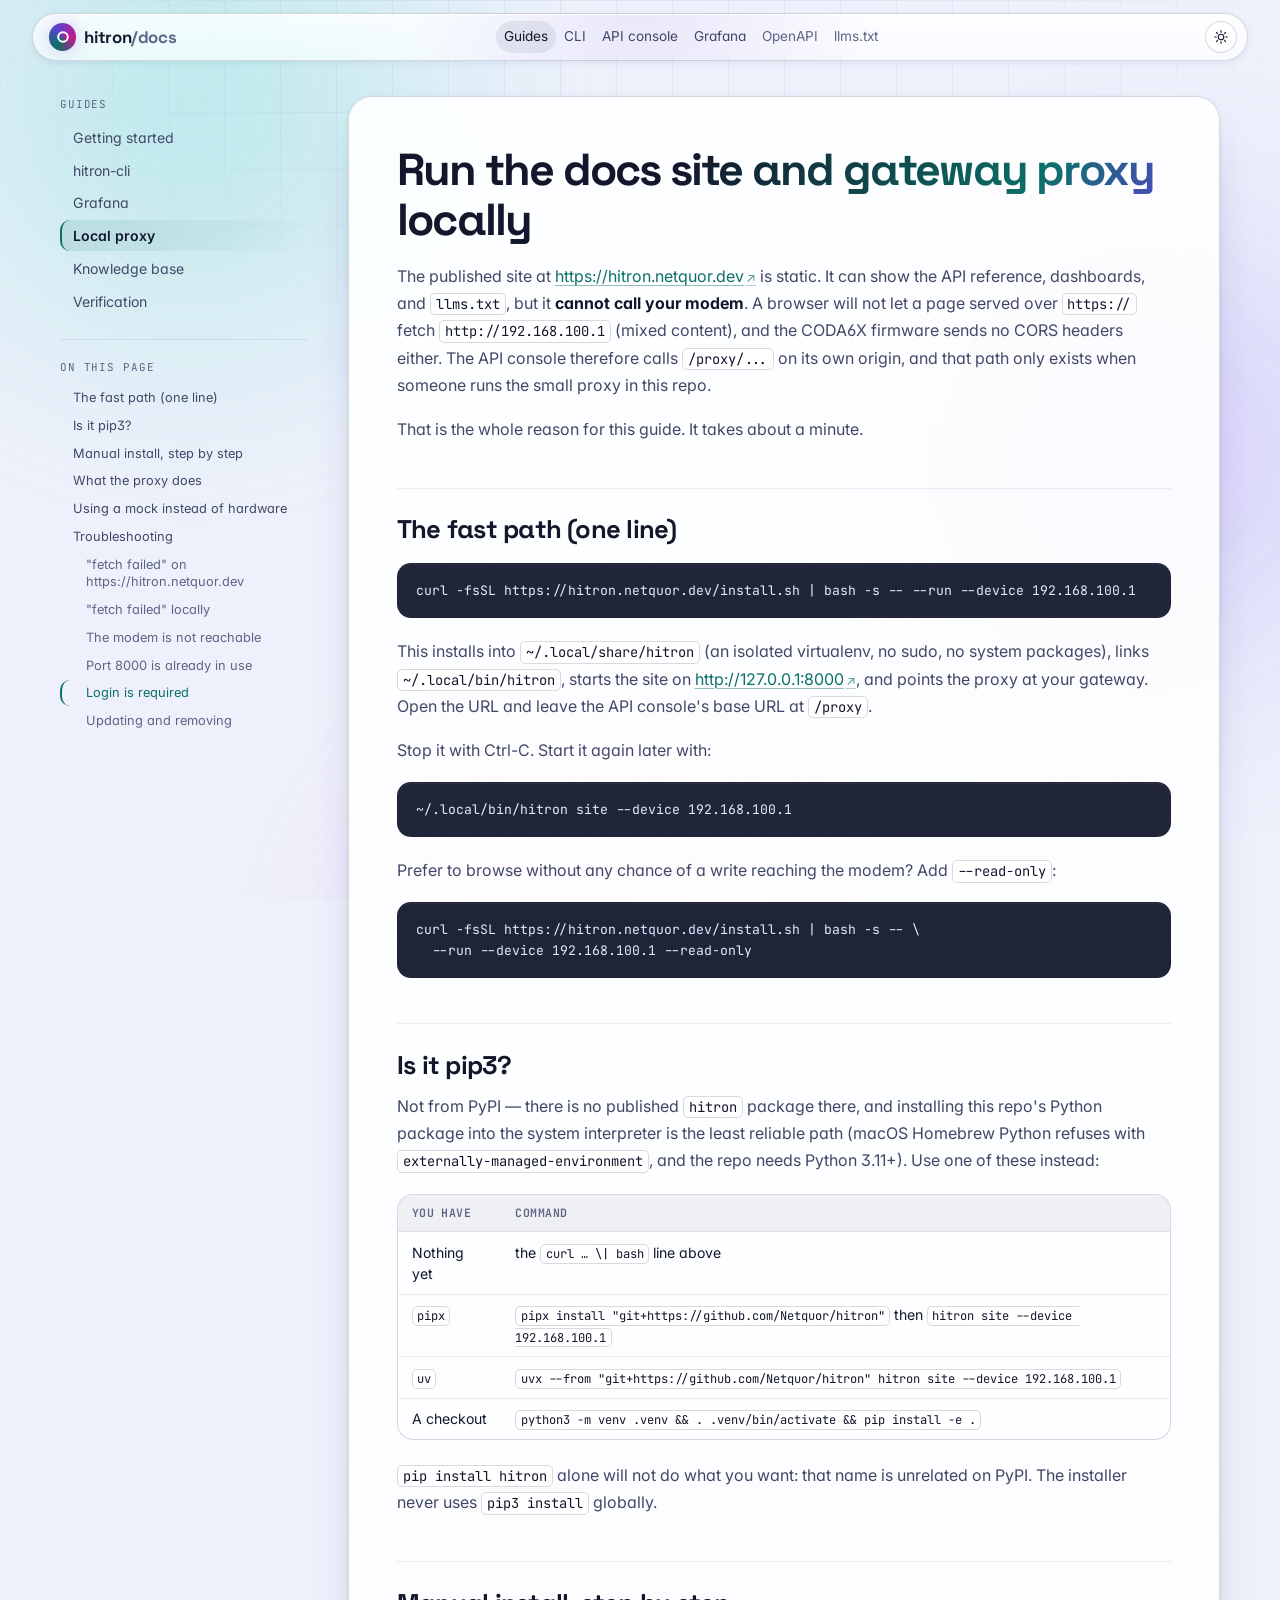
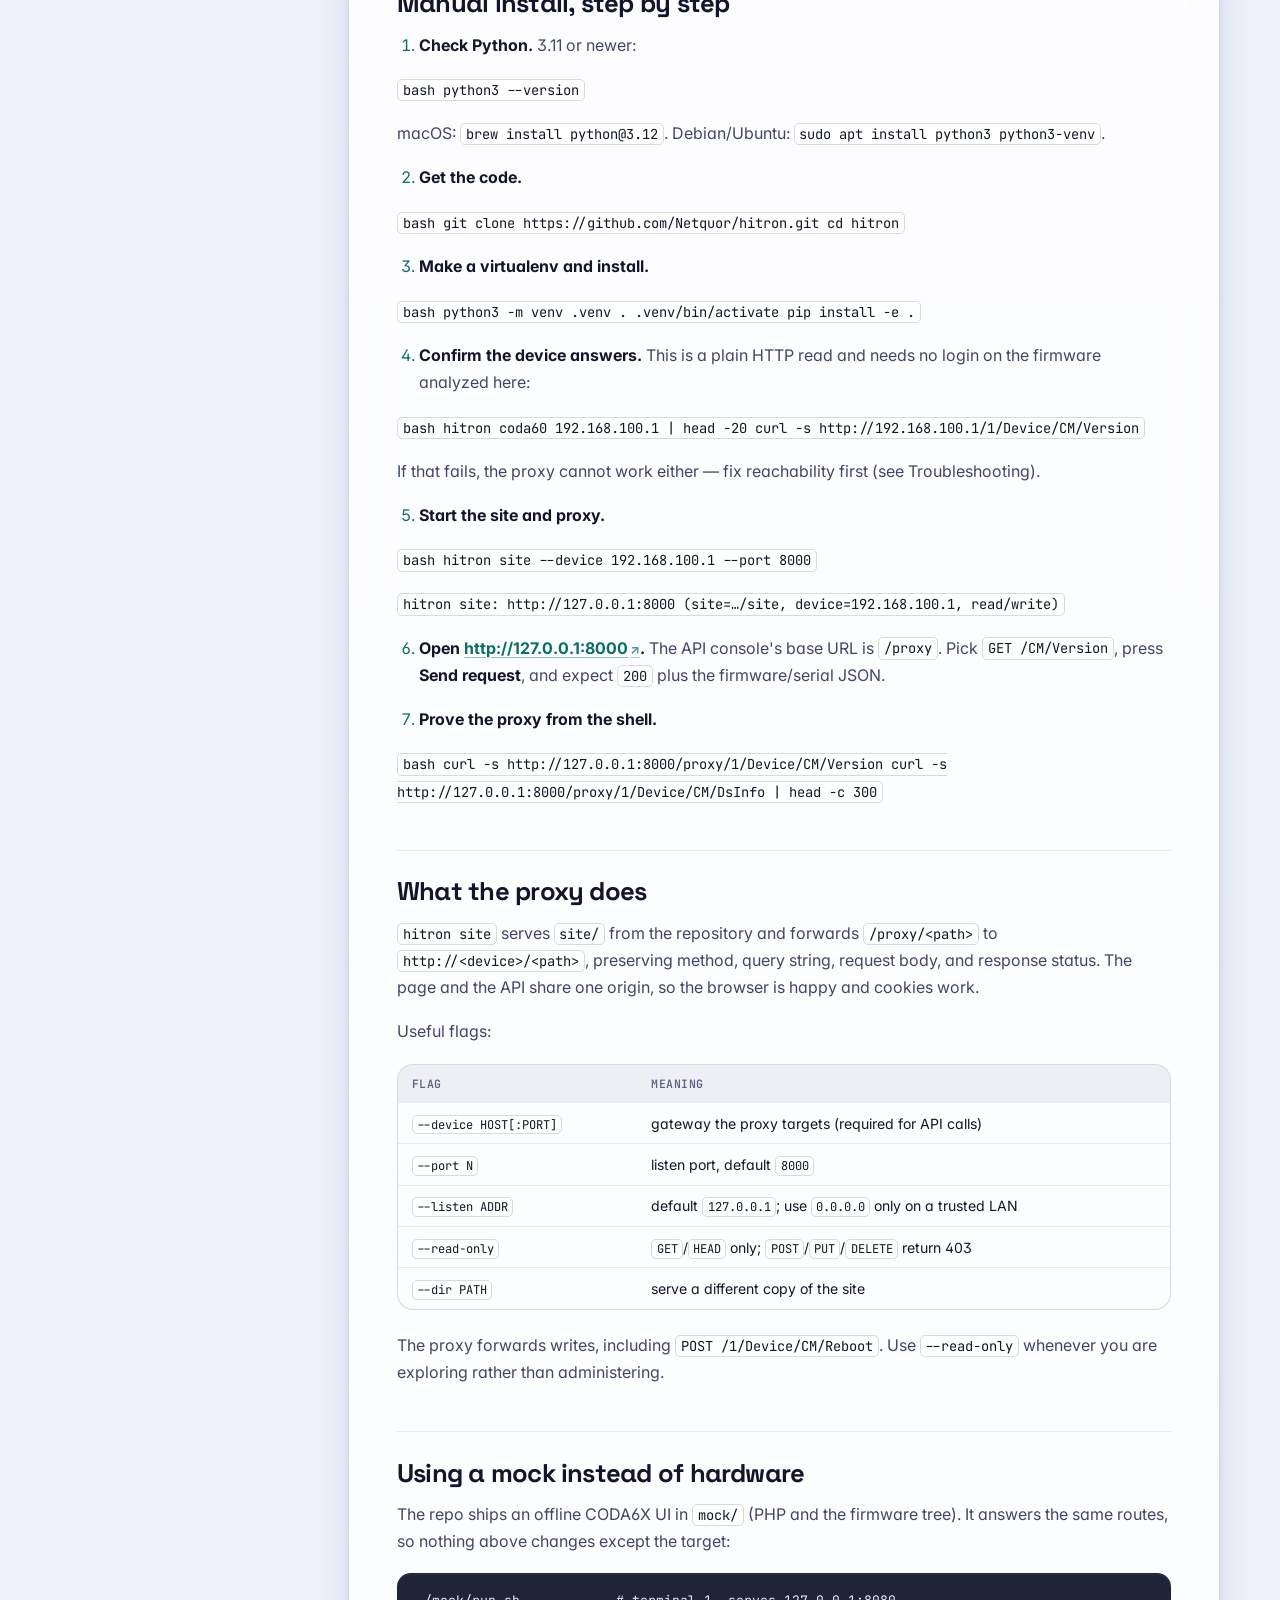
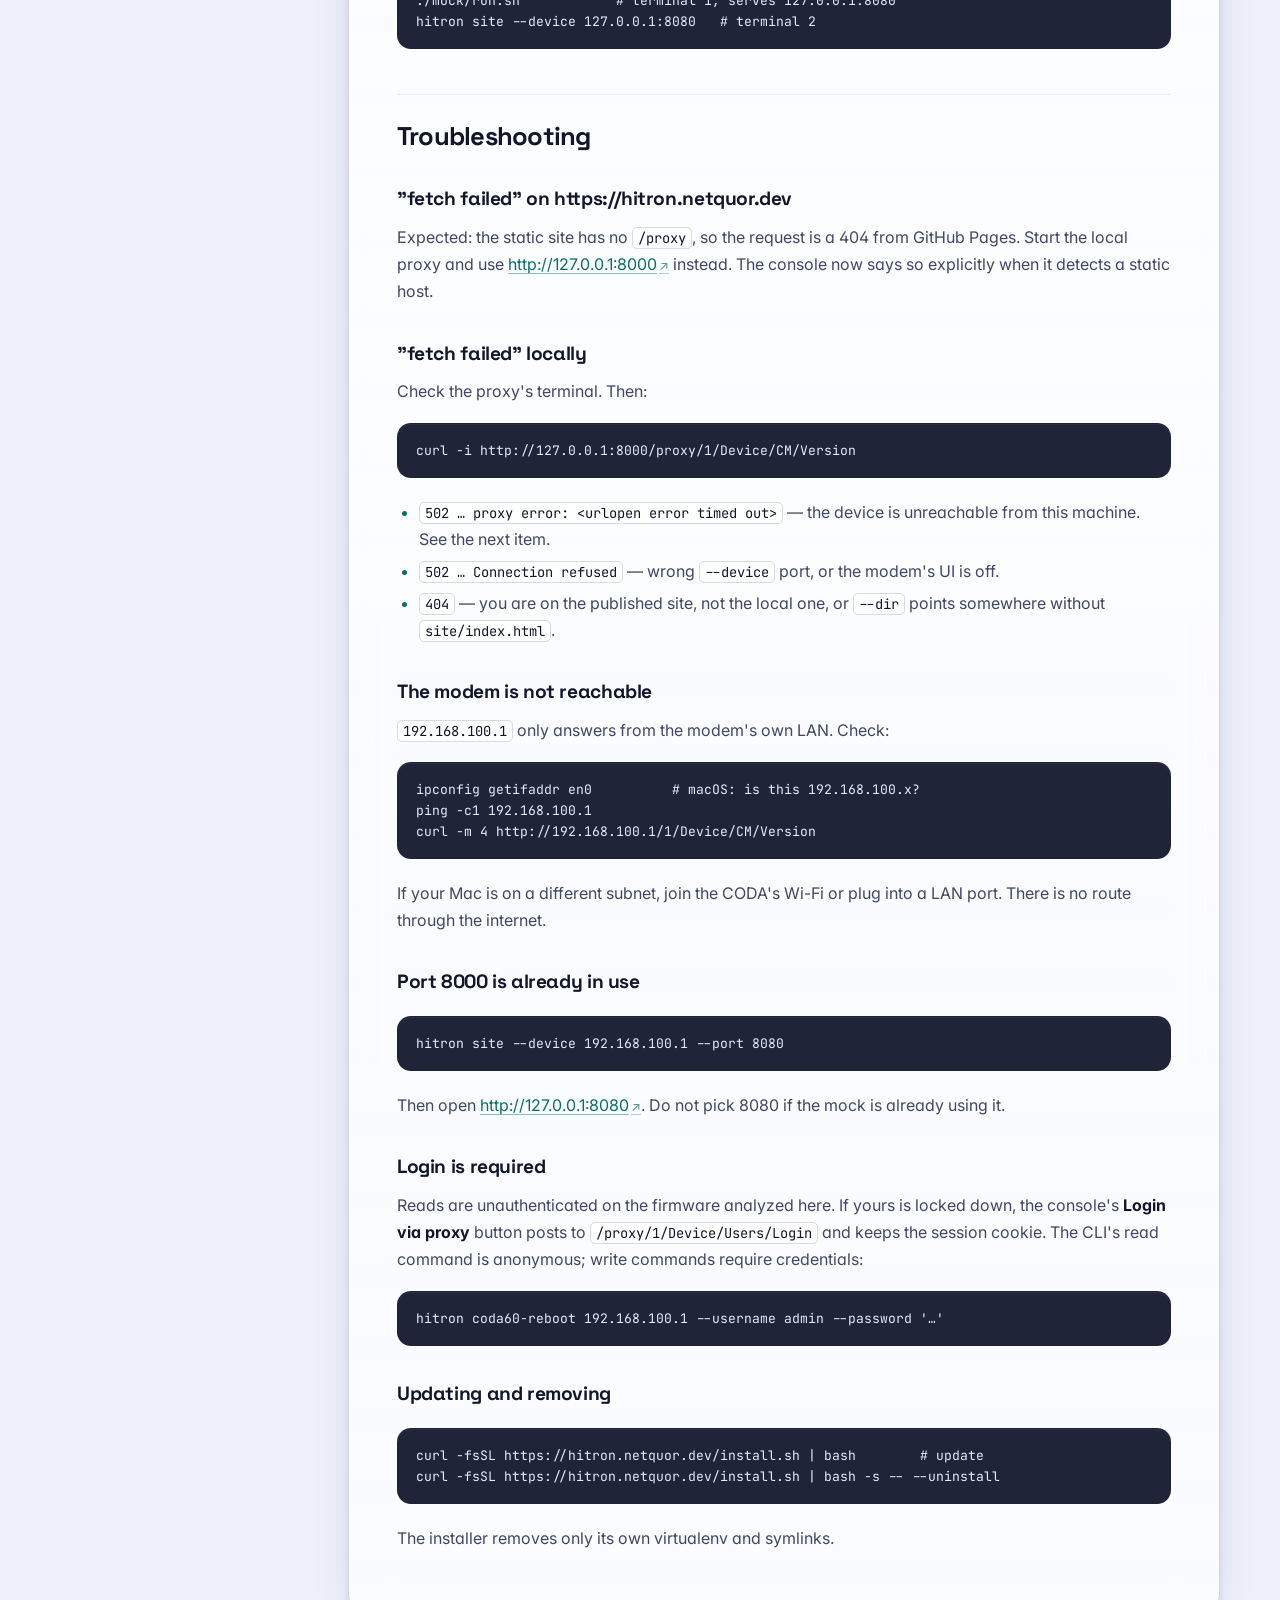
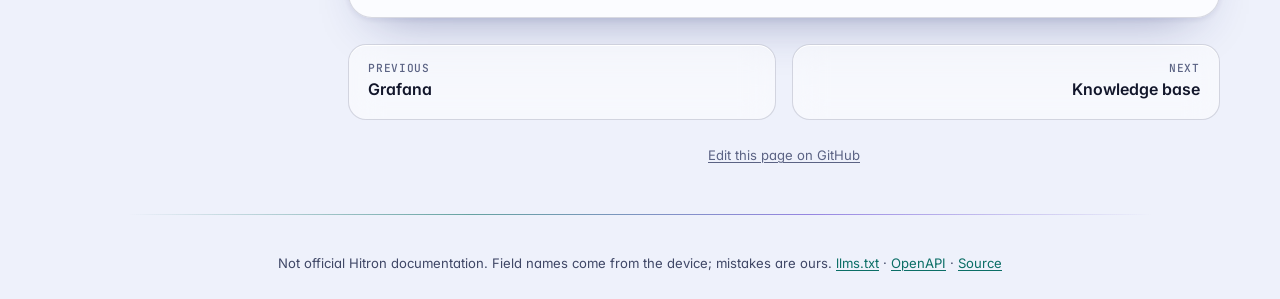
<file: site/docs/local-proxy.html>
<!doctype html>
<html lang="en" data-theme="dark">
<head>
<meta charset="utf-8">
<meta name="viewport" content="width=device-width, initial-scale=1">
<title>Run the docs site and gateway proxy locally · hitron docs</title>
<meta name="description" content="The published site at https://hitron.netquor.dev is static. It can show the
API reference, dashboards, and llms.txt, but it cannot call your modem.
A browser will not let a page served over https:// f">
<meta name="theme-color" content="#04050b">
<link rel="canonical" href="https://hitron.netquor.dev/docs/local-proxy.html">
<link rel="icon" href="data:image/svg+xml,<svg xmlns='http://www.w3.org/2000/svg' viewBox='0 0 32 32'><defs><linearGradient id='g' x1='0' y1='0' x2='1' y2='1'><stop offset='0' stop-color='%235eead4'/><stop offset='1' stop-color='%23a78bfa'/></linearGradient></defs><rect width='32' height='32' rx='9' fill='%2304050b'/><circle cx='16' cy='16' r='6.5' fill='none' stroke='url(%23g)' stroke-width='3'/></svg>">
<link rel="preconnect" href="https://fonts.googleapis.com">
<link rel="preconnect" href="https://fonts.gstatic.com" crossorigin>
<link rel="stylesheet" href="https://fonts.googleapis.com/css2?family=Inter:wght@400;500;600&amp;family=JetBrains+Mono:wght@400;500;600&amp;family=Space+Grotesk:wght@500;600;700&amp;display=swap">
<link rel="stylesheet" href="../assets/style.css">
<link rel="stylesheet" href="../assets/glass.css">
<link rel="stylesheet" href="../assets/docs.css">
<script>try{var t=localStorage.getItem('hitron.theme');if(t)document.documentElement.dataset.theme=t;else if(matchMedia('(prefers-color-scheme: light)').matches)document.documentElement.dataset.theme='light'}catch(e){}</script>
<script src="../assets/fx.js" defer></script>
<script src="../assets/docs.js" defer></script>
</head>
<body>
<a class="skip" href="#main">Skip to content</a>
<header class="topbar">
  <a class="brand" href="../index.html#top">
    <span class="brand-mark" aria-hidden="true"><svg viewBox="0 0 16 16" width="14" height="14"><circle cx="8" cy="8" r="5.5" fill="none" stroke="currentColor" stroke-width="2.2"/></svg></span>
    <span>hitron<span class="dim">/docs</span></span>
  </a>
  <nav class="topnav">
    <a href="index.html" class="active">Guides</a>
    <a href="../index.html#cli">CLI</a>
    <a href="../index.html#explorer">API console</a>
    <a href="../index.html#dashboards">Grafana</a>
    <a href="../openapi.json" class="nav-secondary">OpenAPI</a>
    <a href="../llms.txt" class="nav-secondary">llms.txt</a>
  </nav>
  <div class="topbar-actions">
    <button id="theme-toggle" class="icon-btn" type="button" title="Toggle theme" aria-label="Toggle theme">
      <svg class="icon-sun" viewBox="0 0 24 24" aria-hidden="true"><circle cx="12" cy="12" r="4.2"/><path d="M12 2.5v2.2M12 19.3v2.2M2.5 12h2.2M19.3 12h2.2M5.2 5.2l1.6 1.6M17.2 17.2l1.6 1.6M18.8 5.2l-1.6 1.6M6.8 17.2l-1.6 1.6"/></svg>
      <svg class="icon-moon" viewBox="0 0 24 24" aria-hidden="true"><path d="M20 14.4A8.6 8.6 0 0 1 9.6 4 8.6 8.6 0 1 0 20 14.4Z"/></svg>
    </button>
  </div>
</header>
<div class="docs-shell">
  <aside class="docs-side" aria-label="Documentation">
    <nav class="docs-nav">
      <p class="docs-nav-label">Guides</p>
      <a href="getting-started.html">Getting started</a>
      <a href="hitron-cli.html">hitron-cli</a>
      <a href="grafana.html">Grafana</a>
      <a href="local-proxy.html" aria-current="page">Local proxy</a>
      <a href="kb.html">Knowledge base</a>
      <a href="verification.html">Verification</a>
    </nav>
    <nav class="docs-toc" aria-label="On this page">
      <p class="docs-nav-label">On this page</p>
        <a href="#the-fast-path-one-line" class="toc-l2">The fast path (one line)</a>
        <a href="#is-it-pip3" class="toc-l2">Is it pip3?</a>
        <a href="#manual-install-step-by-step" class="toc-l2">Manual install, step by step</a>
        <a href="#what-the-proxy-does" class="toc-l2">What the proxy does</a>
        <a href="#using-a-mock-instead-of-hardware" class="toc-l2">Using a mock instead of hardware</a>
        <a href="#troubleshooting" class="toc-l2">Troubleshooting</a>
        <a href="#fetch-failed-on-httpshitronnetquordev" class="toc-l3">&quot;fetch failed&quot; on https://hitron.netquor.dev</a>
        <a href="#fetch-failed-locally" class="toc-l3">&quot;fetch failed&quot; locally</a>
        <a href="#the-modem-is-not-reachable" class="toc-l3">The modem is not reachable</a>
        <a href="#port-8000-is-already-in-use" class="toc-l3">Port 8000 is already in use</a>
        <a href="#login-is-required" class="toc-l3">Login is required</a>
        <a href="#updating-and-removing" class="toc-l3">Updating and removing</a>
    </nav>
  </aside>
  <main id="main" class="docs-main">
<article class="doc">
<h1 id="run-the-docs-site-and-gateway-proxy-locally">Run the docs site and gateway proxy locally</h1>
<p>The published site at <a class="ext" href="https://hitron.netquor.dev">https://hitron.netquor.dev</a> is static. It can show the
API reference, dashboards, and <code>llms.txt</code>, but it <strong>cannot call your modem</strong>.
A browser will not let a page served over <code>https://</code> fetch <code>http://192.168.100.1</code>
(mixed content), and the CODA6X firmware sends no CORS headers either. The API
console therefore calls <code>/proxy/...</code> on its own origin, and that path only
exists when someone runs the small proxy in this repo.</p>
<p>That is the whole reason for this guide. It takes about a minute.</p>
<h2 id="the-fast-path-one-line">The fast path (one line)<a class="headerlink" href="#the-fast-path-one-line" title="Link to this section">#</a></h2>
<pre><code class="language-bash">curl -fsSL https://hitron.netquor.dev/install.sh | bash -s -- --run --device 192.168.100.1
</code></pre>
<p>This installs into <code>~/.local/share/hitron</code> (an isolated virtualenv, no sudo,
no system packages), links <code>~/.local/bin/hitron</code>, starts the site on
<a class="ext" href="http://127.0.0.1:8000">http://127.0.0.1:8000</a>, and points the proxy at your gateway. Open the URL and
leave the API console's base URL at <code>/proxy</code>.</p>
<p>Stop it with Ctrl-C. Start it again later with:</p>
<pre><code class="language-bash">~/.local/bin/hitron site --device 192.168.100.1
</code></pre>
<p>Prefer to browse without any chance of a write reaching the modem? Add
<code>--read-only</code>:</p>
<pre><code class="language-bash">curl -fsSL https://hitron.netquor.dev/install.sh | bash -s -- \
  --run --device 192.168.100.1 --read-only
</code></pre>
<h2 id="is-it-pip3">Is it pip3?<a class="headerlink" href="#is-it-pip3" title="Link to this section">#</a></h2>
<p>Not from PyPI — there is no published <code>hitron</code> package there, and installing
this repo's Python package into the system interpreter is the least reliable
path (macOS Homebrew Python refuses with <code>externally-managed-environment</code>, and
the repo needs Python 3.11+). Use one of these instead:</p>
<div class="table-scroll"><table>
<thead>
<tr>
<th>You have</th>
<th>Command</th>
</tr>
</thead>
<tbody>
<tr>
<td>Nothing yet</td>
<td>the <code>curl … \| bash</code> line above</td>
</tr>
<tr>
<td><code>pipx</code></td>
<td><code>pipx install "git+https://github.com/Netquor/hitron"</code> then <code>hitron site --device 192.168.100.1</code></td>
</tr>
<tr>
<td><code>uv</code></td>
<td><code>uvx --from "git+https://github.com/Netquor/hitron" hitron site --device 192.168.100.1</code></td>
</tr>
<tr>
<td>A checkout</td>
<td><code>python3 -m venv .venv &amp;&amp; . .venv/bin/activate &amp;&amp; pip install -e .</code></td>
</tr>
</tbody>
</table></div>
<p><code>pip install hitron</code> alone will not do what you want: that name is unrelated on
PyPI. The installer never uses <code>pip3 install</code> globally.</p>
<h2 id="manual-install-step-by-step">Manual install, step by step<a class="headerlink" href="#manual-install-step-by-step" title="Link to this section">#</a></h2>
<ol>
<li><strong>Check Python.</strong> 3.11 or newer:</li>
</ol>
<p><code>bash
   python3 --version</code></p>
<p>macOS: <code>brew install python@3.12</code>. Debian/Ubuntu: <code>sudo apt install python3 python3-venv</code>.</p>
<ol start="2">
<li><strong>Get the code.</strong></li>
</ol>
<p><code>bash
   git clone https://github.com/Netquor/hitron.git
   cd hitron</code></p>
<ol start="3">
<li><strong>Make a virtualenv and install.</strong></li>
</ol>
<p><code>bash
   python3 -m venv .venv
   . .venv/bin/activate
   pip install -e .</code></p>
<ol start="4">
<li><strong>Confirm the device answers.</strong> This is a plain HTTP read and needs no
   login on the firmware analyzed here:</li>
</ol>
<p><code>bash
   hitron coda60 192.168.100.1 | head -20
   curl -s http://192.168.100.1/1/Device/CM/Version</code></p>
<p>If that fails, the proxy cannot work either — fix reachability first (see
   Troubleshooting).</p>
<ol start="5">
<li><strong>Start the site and proxy.</strong></li>
</ol>
<p><code>bash
   hitron site --device 192.168.100.1 --port 8000</code></p>
<p><code>hitron site: http://127.0.0.1:8000  (site=…/site, device=192.168.100.1, read/write)</code></p>
<ol start="6">
<li>
<p><strong>Open <a class="ext" href="http://127.0.0.1:8000">http://127.0.0.1:8000</a>.</strong> The API console's base URL is <code>/proxy</code>.
   Pick <code>GET /CM/Version</code>, press <strong>Send request</strong>, and expect <code>200</code> plus the
   firmware/serial JSON.</p>
</li>
<li>
<p><strong>Prove the proxy from the shell.</strong></p>
</li>
</ol>
<p><code>bash
   curl -s http://127.0.0.1:8000/proxy/1/Device/CM/Version
   curl -s http://127.0.0.1:8000/proxy/1/Device/CM/DsInfo | head -c 300</code></p>
<h2 id="what-the-proxy-does">What the proxy does<a class="headerlink" href="#what-the-proxy-does" title="Link to this section">#</a></h2>
<p><code>hitron site</code> serves <code>site/</code> from the repository and forwards <code>/proxy/&lt;path&gt;</code>
to <code>http://&lt;device&gt;/&lt;path&gt;</code>, preserving method, query string, request body, and
response status. The page and the API share one origin, so the browser is happy
and cookies work.</p>
<p>Useful flags:</p>
<div class="table-scroll"><table>
<thead>
<tr>
<th>Flag</th>
<th>Meaning</th>
</tr>
</thead>
<tbody>
<tr>
<td><code>--device HOST[:PORT]</code></td>
<td>gateway the proxy targets (required for API calls)</td>
</tr>
<tr>
<td><code>--port N</code></td>
<td>listen port, default <code>8000</code></td>
</tr>
<tr>
<td><code>--listen ADDR</code></td>
<td>default <code>127.0.0.1</code>; use <code>0.0.0.0</code> only on a trusted LAN</td>
</tr>
<tr>
<td><code>--read-only</code></td>
<td><code>GET</code>/<code>HEAD</code> only; <code>POST</code>/<code>PUT</code>/<code>DELETE</code> return 403</td>
</tr>
<tr>
<td><code>--dir PATH</code></td>
<td>serve a different copy of the site</td>
</tr>
</tbody>
</table></div>
<p>The proxy forwards writes, including <code>POST /1/Device/CM/Reboot</code>. Use
<code>--read-only</code> whenever you are exploring rather than administering.</p>
<h2 id="using-a-mock-instead-of-hardware">Using a mock instead of hardware<a class="headerlink" href="#using-a-mock-instead-of-hardware" title="Link to this section">#</a></h2>
<p>The repo ships an offline CODA6X UI in <code>mock/</code> (PHP and the firmware tree). It
answers the same routes, so nothing above changes except the target:</p>
<pre><code class="language-bash">./mock/run.sh            # terminal 1, serves 127.0.0.1:8080
hitron site --device 127.0.0.1:8080   # terminal 2
</code></pre>
<h2 id="troubleshooting">Troubleshooting<a class="headerlink" href="#troubleshooting" title="Link to this section">#</a></h2>
<h3 id="fetch-failed-on-httpshitronnetquordev">"fetch failed" on https://hitron.netquor.dev<a class="headerlink" href="#fetch-failed-on-httpshitronnetquordev" title="Link to this section">#</a></h3>
<p>Expected: the static site has no <code>/proxy</code>, so the request is a 404 from GitHub
Pages. Start the local proxy and use <a class="ext" href="http://127.0.0.1:8000">http://127.0.0.1:8000</a> instead. The
console now says so explicitly when it detects a static host.</p>
<h3 id="fetch-failed-locally">"fetch failed" locally<a class="headerlink" href="#fetch-failed-locally" title="Link to this section">#</a></h3>
<p>Check the proxy's terminal. Then:</p>
<pre><code class="language-bash">curl -i http://127.0.0.1:8000/proxy/1/Device/CM/Version
</code></pre>
<ul>
<li><code>502 … proxy error: &lt;urlopen error timed out&gt;</code> — the device is unreachable
  from this machine. See the next item.</li>
<li><code>502 … Connection refused</code> — wrong <code>--device</code> port, or the modem's UI is off.</li>
<li><code>404</code> — you are on the published site, not the local one, or <code>--dir</code> points
  somewhere without <code>site/index.html</code>.</li>
</ul>
<h3 id="the-modem-is-not-reachable">The modem is not reachable<a class="headerlink" href="#the-modem-is-not-reachable" title="Link to this section">#</a></h3>
<p><code>192.168.100.1</code> only answers from the modem's own LAN. Check:</p>
<pre><code class="language-bash">ipconfig getifaddr en0          # macOS: is this 192.168.100.x?
ping -c1 192.168.100.1
curl -m 4 http://192.168.100.1/1/Device/CM/Version
</code></pre>
<p>If your Mac is on a different subnet, join the CODA's Wi-Fi or plug into a LAN
port. There is no route through the internet.</p>
<h3 id="port-8000-is-already-in-use">Port 8000 is already in use<a class="headerlink" href="#port-8000-is-already-in-use" title="Link to this section">#</a></h3>
<pre><code class="language-bash">hitron site --device 192.168.100.1 --port 8080
</code></pre>
<p>Then open <a class="ext" href="http://127.0.0.1:8080">http://127.0.0.1:8080</a>. Do not pick 8080 if the mock is already
using it.</p>
<h3 id="login-is-required">Login is required<a class="headerlink" href="#login-is-required" title="Link to this section">#</a></h3>
<p>Reads are unauthenticated on the firmware analyzed here. If yours is locked
down, the console's <strong>Login via proxy</strong> button posts to
<code>/proxy/1/Device/Users/Login</code> and keeps the session cookie. The CLI's read
command is anonymous; write commands require credentials:</p>
<pre><code class="language-bash">hitron coda60-reboot 192.168.100.1 --username admin --password '…'
</code></pre>
<h3 id="updating-and-removing">Updating and removing<a class="headerlink" href="#updating-and-removing" title="Link to this section">#</a></h3>
<pre><code class="language-bash">curl -fsSL https://hitron.netquor.dev/install.sh | bash        # update
curl -fsSL https://hitron.netquor.dev/install.sh | bash -s -- --uninstall
</code></pre>
<p>The installer removes only its own virtualenv and symlinks.</p>
</article>
    <nav class="docs-pager" aria-label="Pages">
      <a class="prev" href="grafana.html"><span>Previous</span>Grafana</a>
      <a class="next" href="kb.html"><span>Next</span>Knowledge base</a>
    </nav>
    <p class="docs-edit"><a class="ext" href="https://github.com/Netquor/hitron/blob/main/docs/LOCAL-PROXY.md">Edit this page on GitHub</a></p>
  </main>
</div>
<footer class="footer">
  <p>Not official Hitron documentation. Field names come from the device; mistakes are ours. <a href="../llms.txt">llms.txt</a> · <a href="../openapi.json">OpenAPI</a> · <a href="https://github.com/Netquor/hitron">Source</a></p>
</footer>
</body>
</html>
</file>
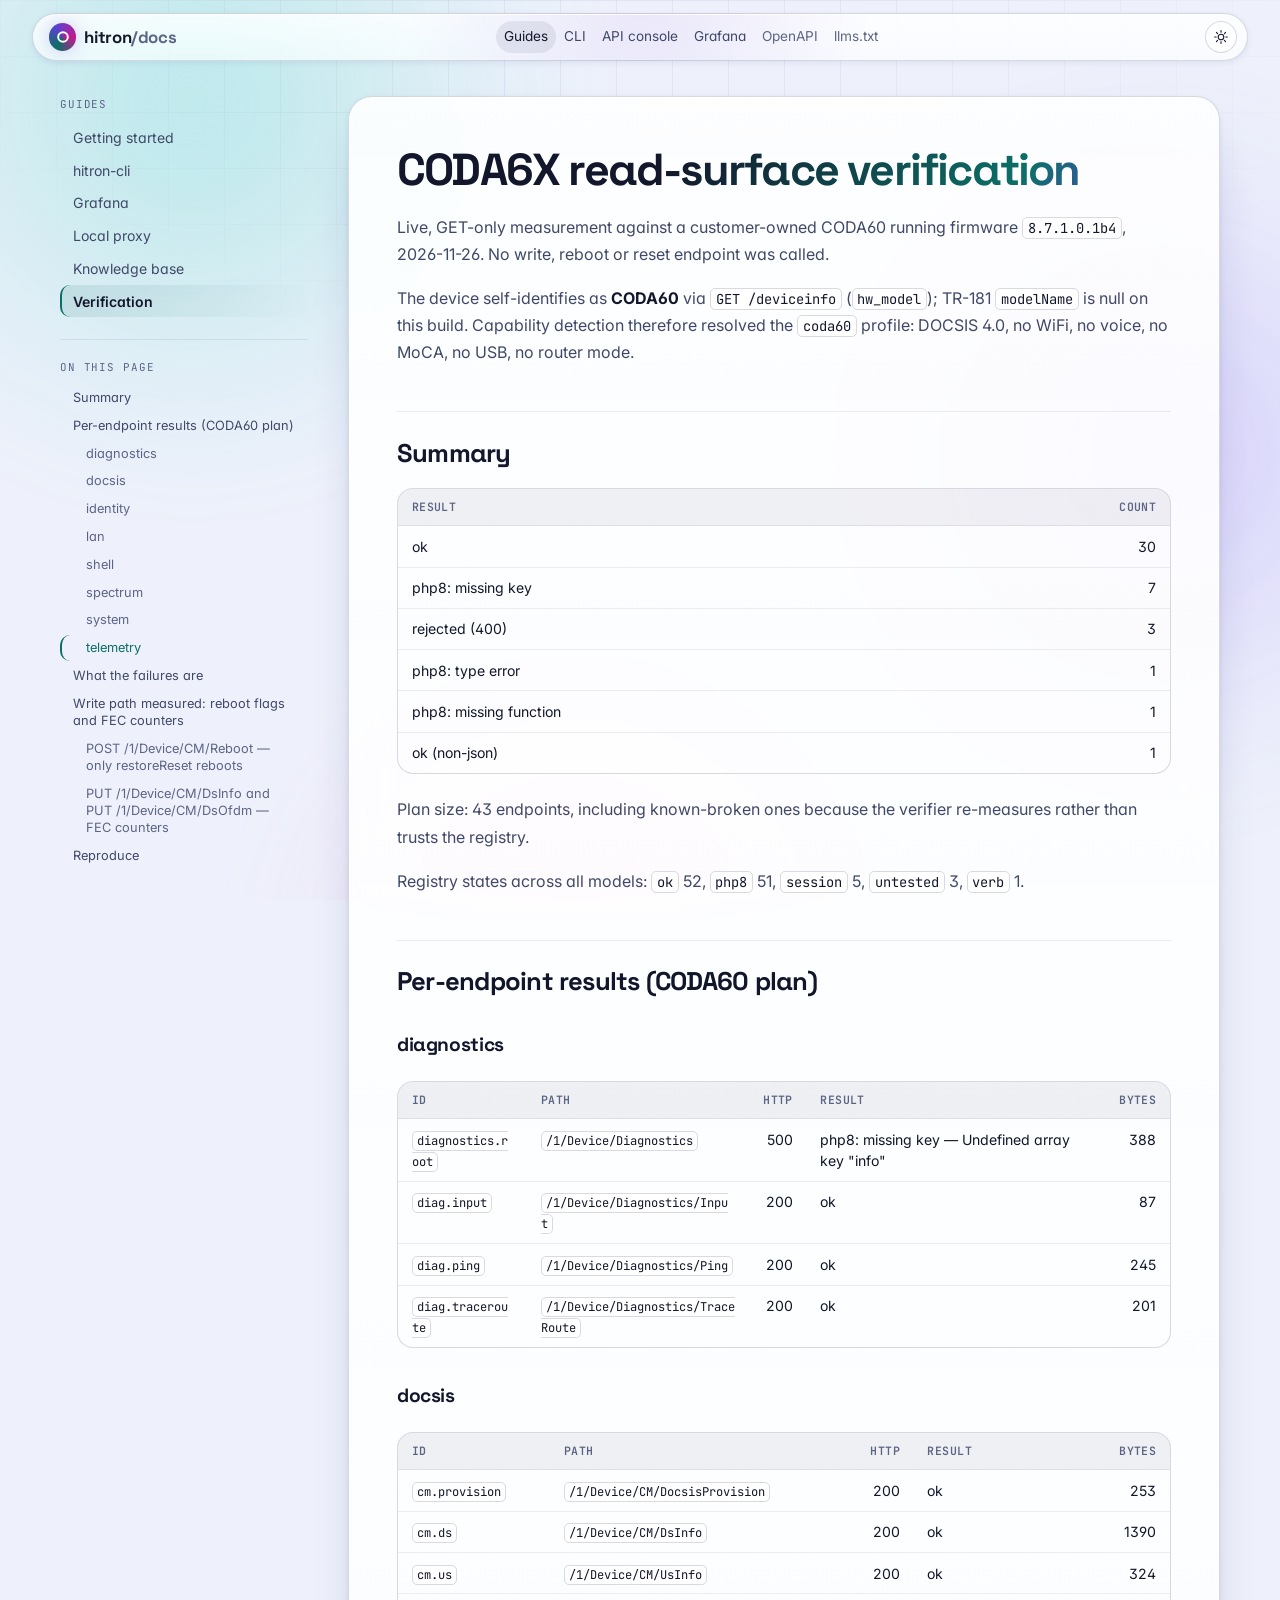
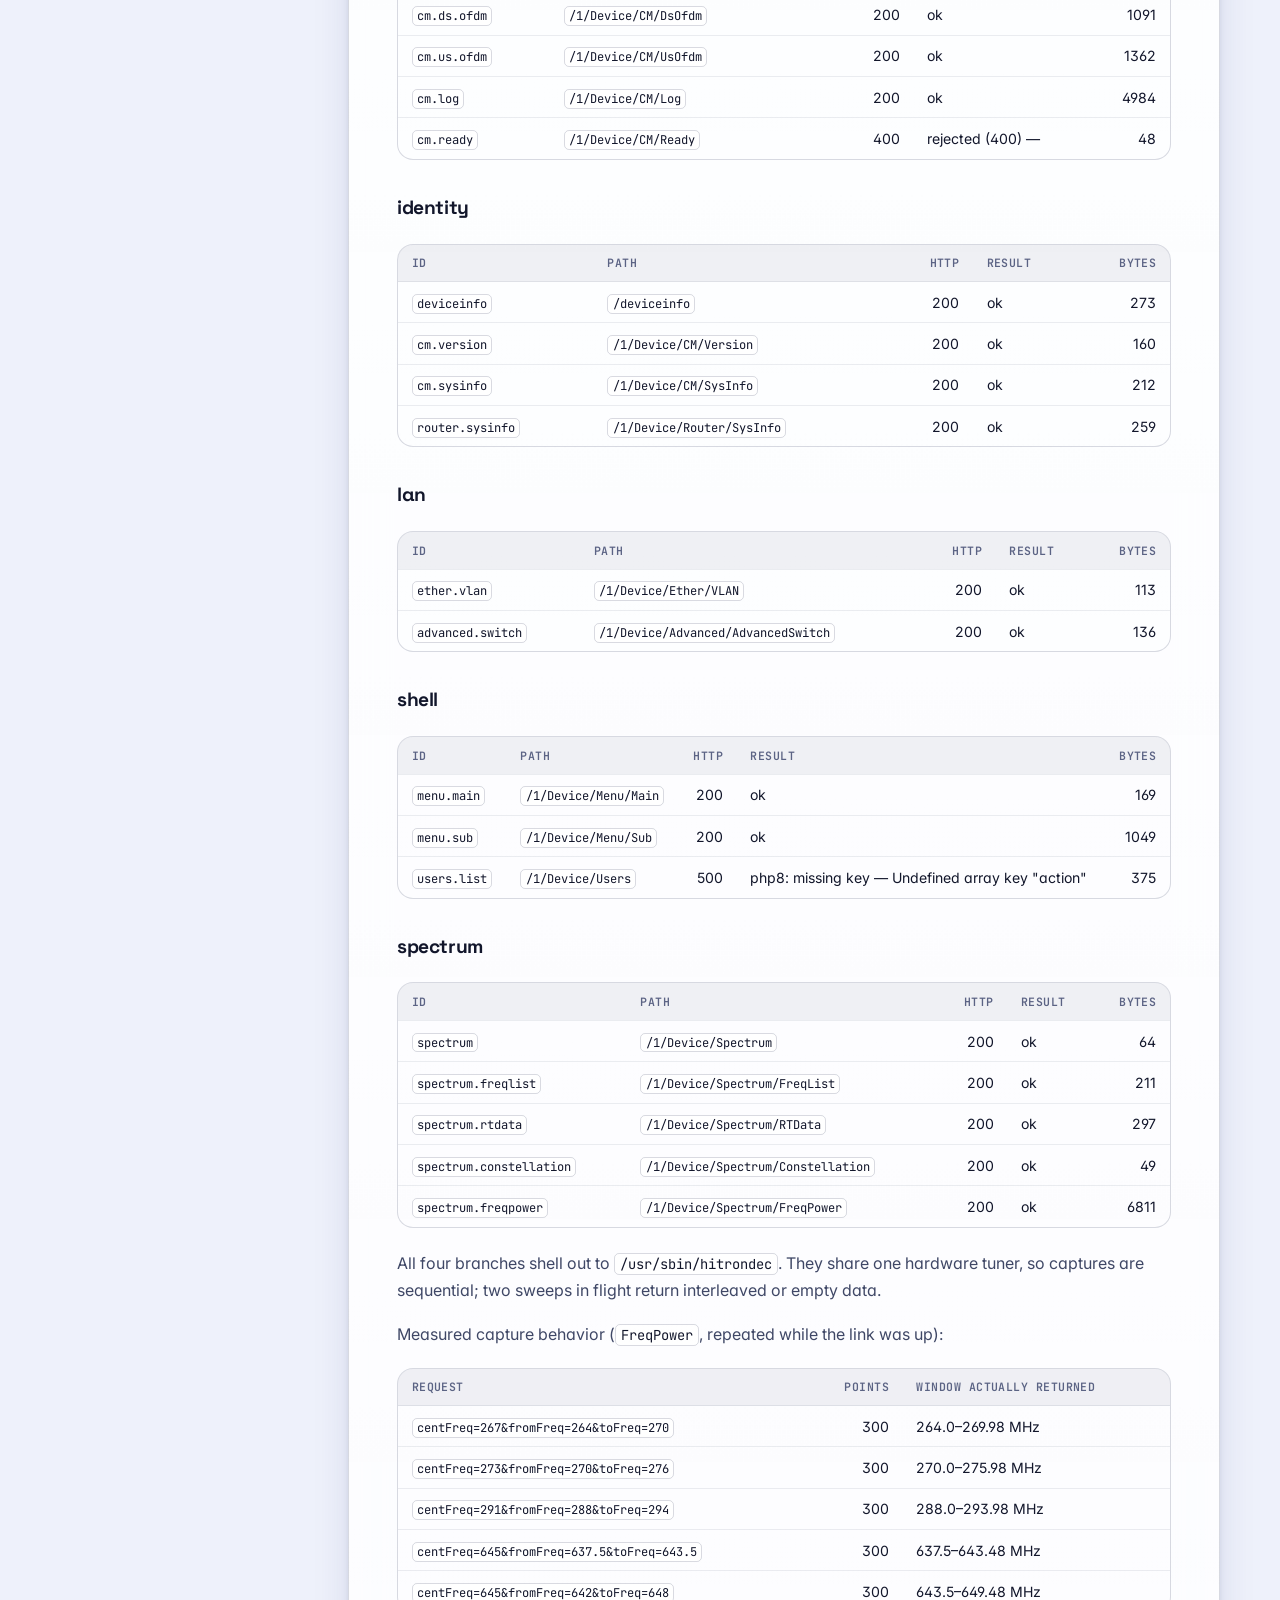
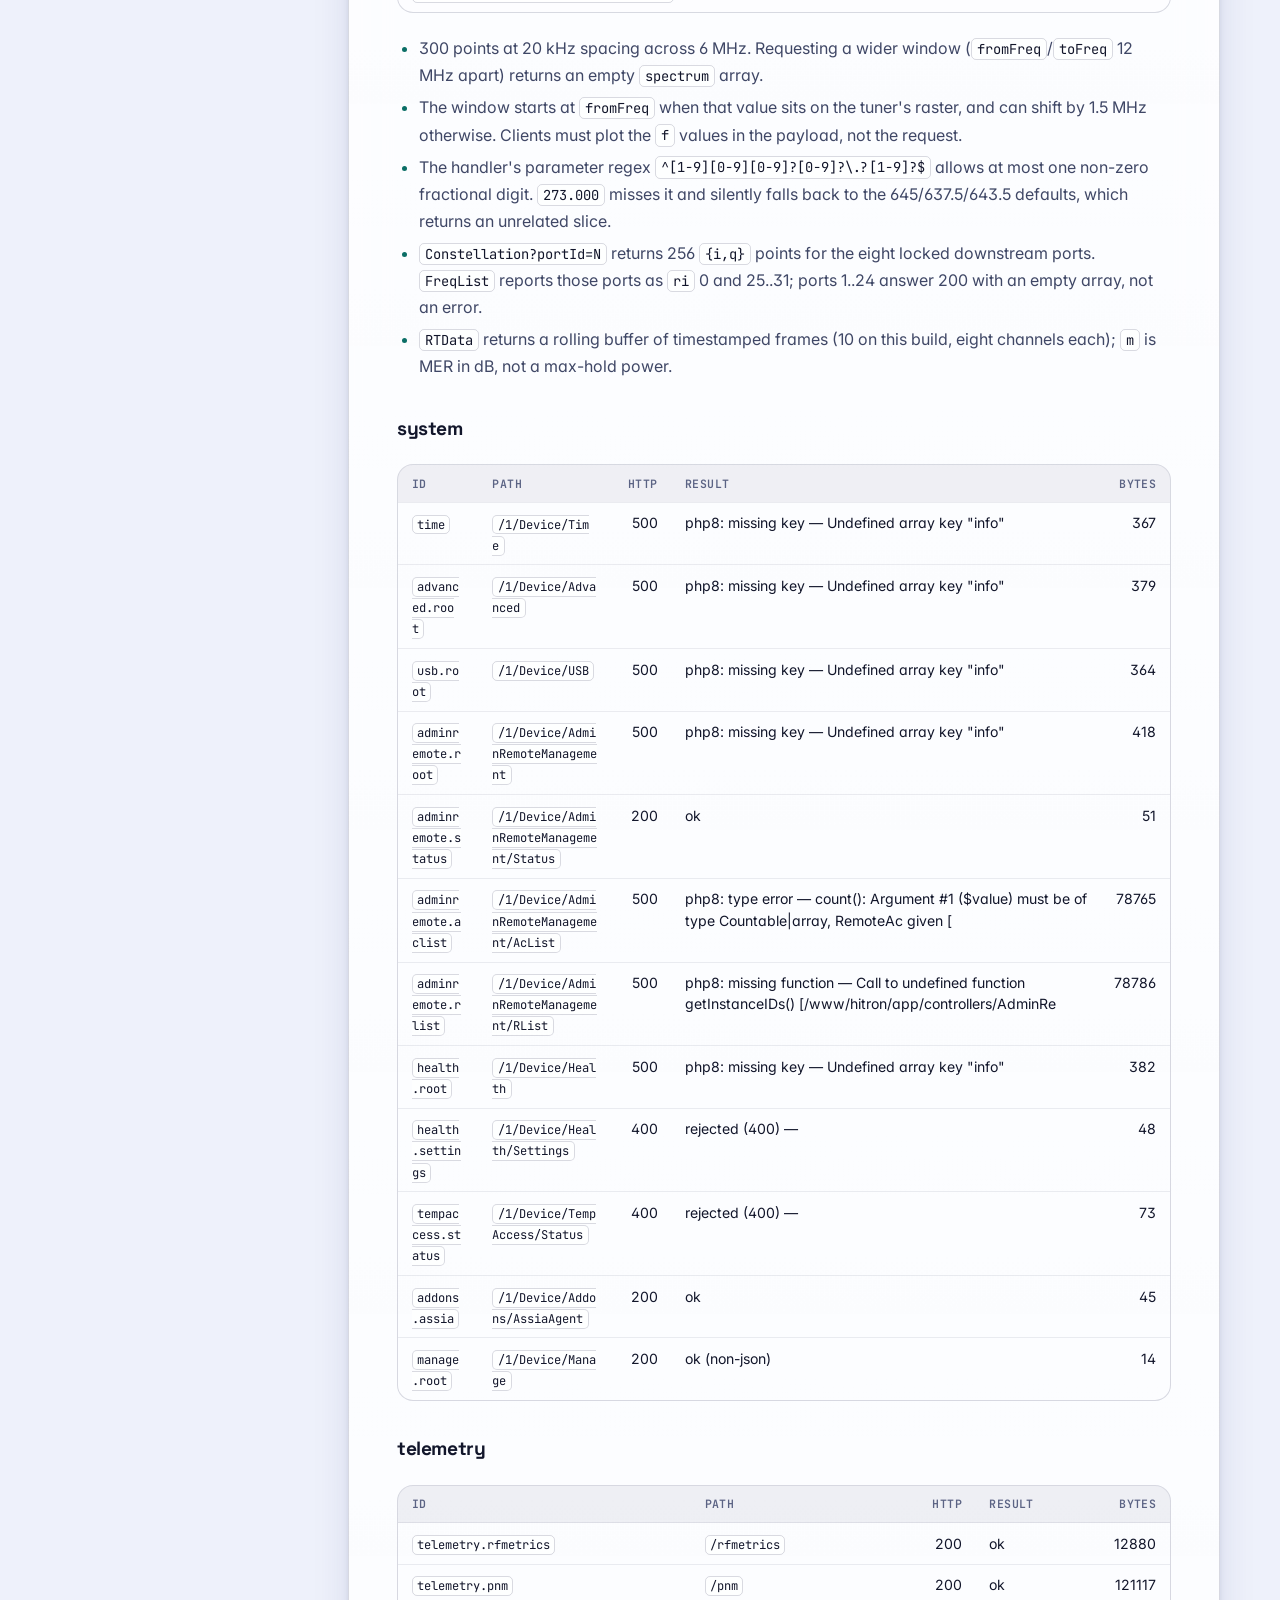
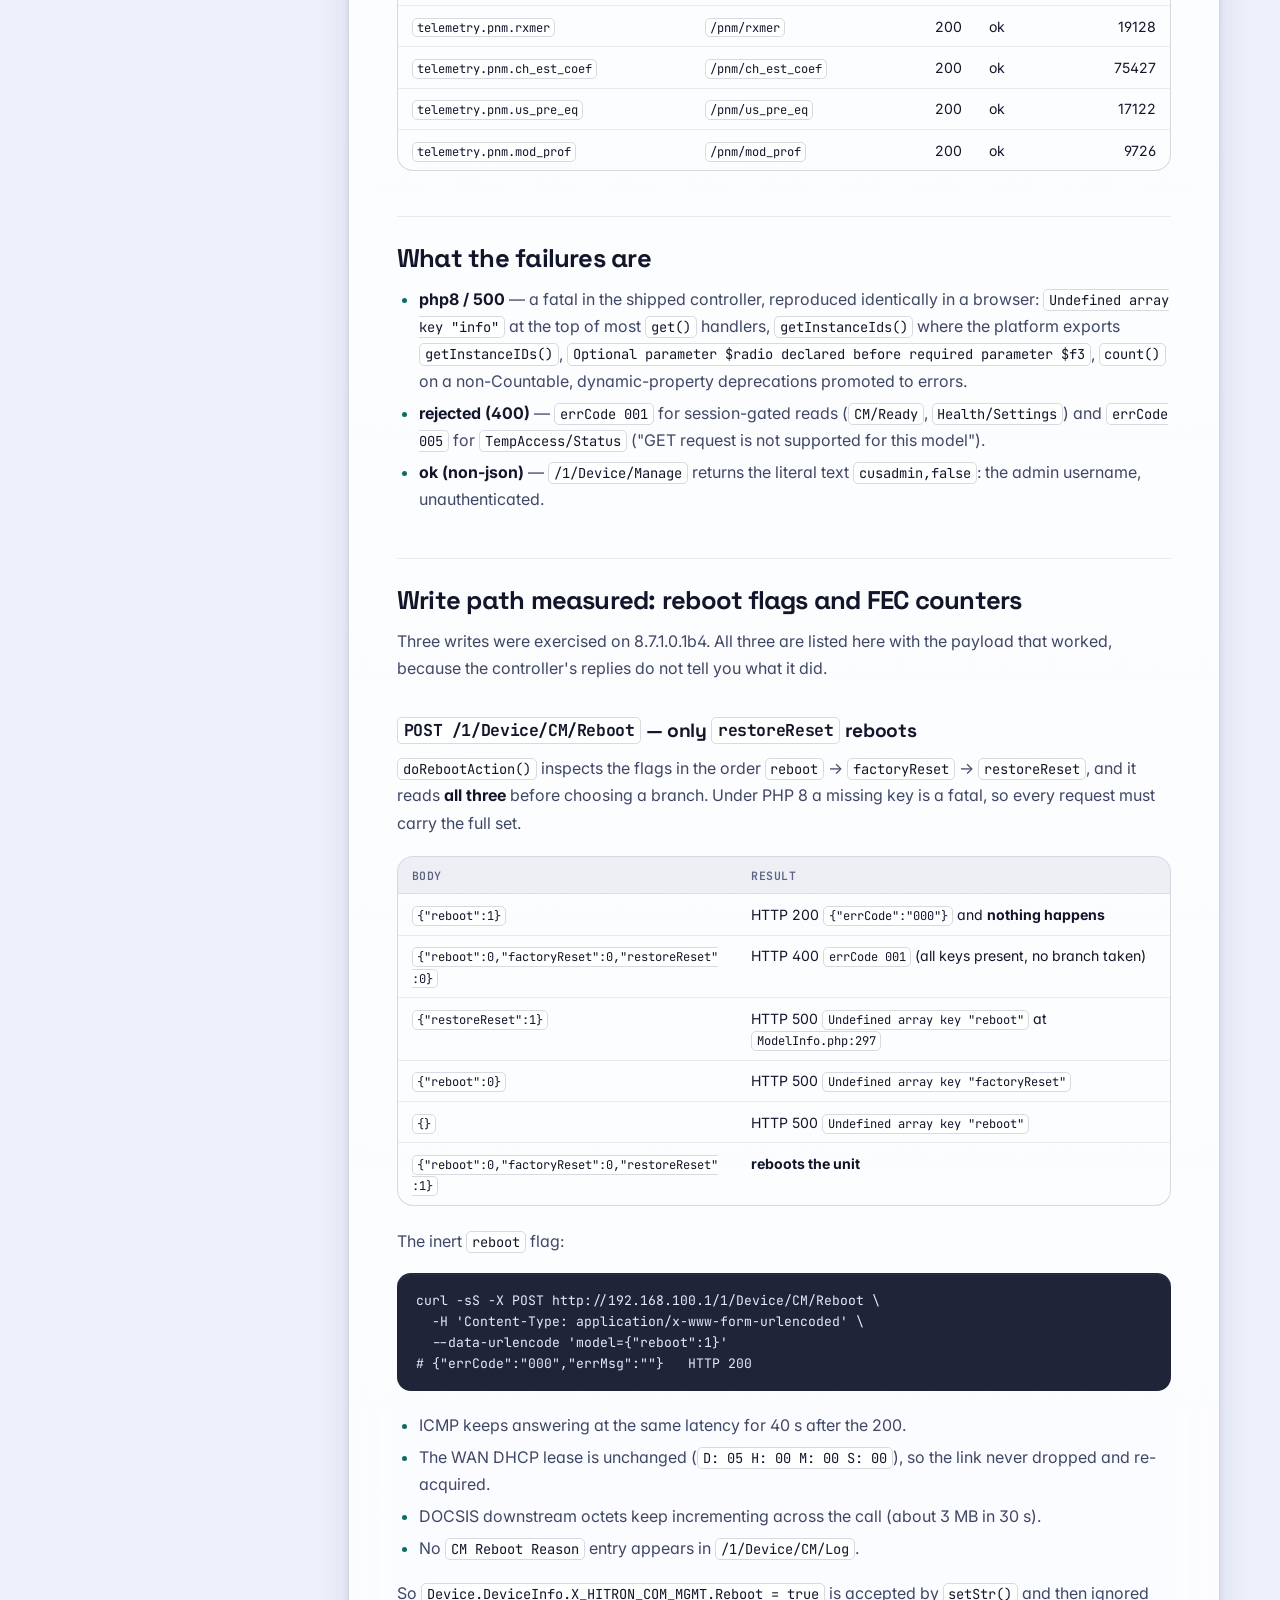
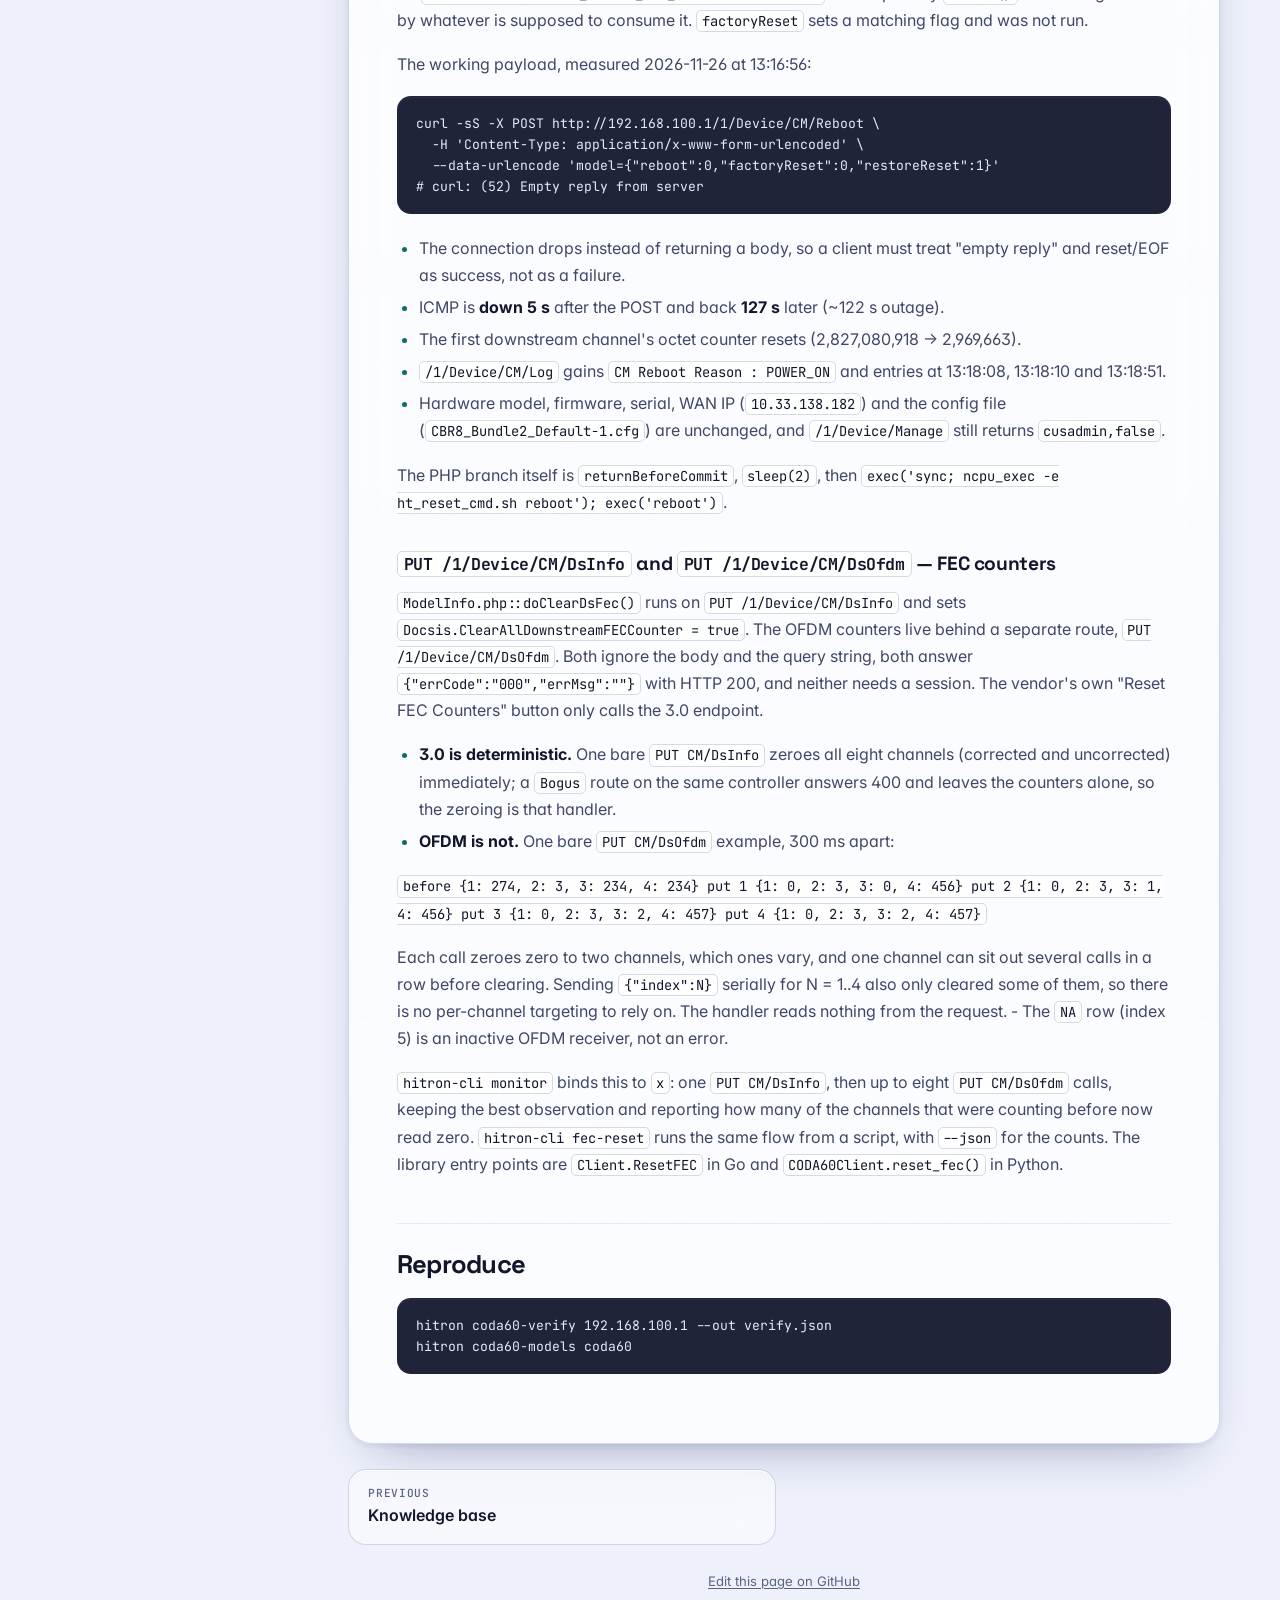
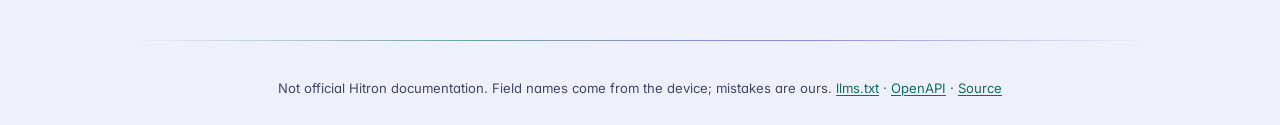
<file: site/docs/verification.html>
<!doctype html>
<html lang="en" data-theme="dark">
<head>
<meta charset="utf-8">
<meta name="viewport" content="width=device-width, initial-scale=1">
<title>CODA6X read-surface verification · hitron docs</title>
<meta name="description" content="Live, GET-only measurement against a customer-owned CODA60 running firmware
8.7.1.0.1b4, 2026-11-26. No write, reboot or reset endpoint was called.">
<meta name="theme-color" content="#04050b">
<link rel="canonical" href="https://hitron.netquor.dev/docs/verification.html">
<link rel="icon" href="data:image/svg+xml,<svg xmlns='http://www.w3.org/2000/svg' viewBox='0 0 32 32'><defs><linearGradient id='g' x1='0' y1='0' x2='1' y2='1'><stop offset='0' stop-color='%235eead4'/><stop offset='1' stop-color='%23a78bfa'/></linearGradient></defs><rect width='32' height='32' rx='9' fill='%2304050b'/><circle cx='16' cy='16' r='6.5' fill='none' stroke='url(%23g)' stroke-width='3'/></svg>">
<link rel="preconnect" href="https://fonts.googleapis.com">
<link rel="preconnect" href="https://fonts.gstatic.com" crossorigin>
<link rel="stylesheet" href="https://fonts.googleapis.com/css2?family=Inter:wght@400;500;600&amp;family=JetBrains+Mono:wght@400;500;600&amp;family=Space+Grotesk:wght@500;600;700&amp;display=swap">
<link rel="stylesheet" href="../assets/style.css">
<link rel="stylesheet" href="../assets/glass.css">
<link rel="stylesheet" href="../assets/docs.css">
<script>try{var t=localStorage.getItem('hitron.theme');if(t)document.documentElement.dataset.theme=t;else if(matchMedia('(prefers-color-scheme: light)').matches)document.documentElement.dataset.theme='light'}catch(e){}</script>
<script src="../assets/fx.js" defer></script>
<script src="../assets/docs.js" defer></script>
</head>
<body>
<a class="skip" href="#main">Skip to content</a>
<header class="topbar">
  <a class="brand" href="../index.html#top">
    <span class="brand-mark" aria-hidden="true"><svg viewBox="0 0 16 16" width="14" height="14"><circle cx="8" cy="8" r="5.5" fill="none" stroke="currentColor" stroke-width="2.2"/></svg></span>
    <span>hitron<span class="dim">/docs</span></span>
  </a>
  <nav class="topnav">
    <a href="index.html" class="active">Guides</a>
    <a href="../index.html#cli">CLI</a>
    <a href="../index.html#explorer">API console</a>
    <a href="../index.html#dashboards">Grafana</a>
    <a href="../openapi.json" class="nav-secondary">OpenAPI</a>
    <a href="../llms.txt" class="nav-secondary">llms.txt</a>
  </nav>
  <div class="topbar-actions">
    <button id="theme-toggle" class="icon-btn" type="button" title="Toggle theme" aria-label="Toggle theme">
      <svg class="icon-sun" viewBox="0 0 24 24" aria-hidden="true"><circle cx="12" cy="12" r="4.2"/><path d="M12 2.5v2.2M12 19.3v2.2M2.5 12h2.2M19.3 12h2.2M5.2 5.2l1.6 1.6M17.2 17.2l1.6 1.6M18.8 5.2l-1.6 1.6M6.8 17.2l-1.6 1.6"/></svg>
      <svg class="icon-moon" viewBox="0 0 24 24" aria-hidden="true"><path d="M20 14.4A8.6 8.6 0 0 1 9.6 4 8.6 8.6 0 1 0 20 14.4Z"/></svg>
    </button>
  </div>
</header>
<div class="docs-shell">
  <aside class="docs-side" aria-label="Documentation">
    <nav class="docs-nav">
      <p class="docs-nav-label">Guides</p>
      <a href="getting-started.html">Getting started</a>
      <a href="hitron-cli.html">hitron-cli</a>
      <a href="grafana.html">Grafana</a>
      <a href="local-proxy.html">Local proxy</a>
      <a href="kb.html">Knowledge base</a>
      <a href="verification.html" aria-current="page">Verification</a>
    </nav>
    <nav class="docs-toc" aria-label="On this page">
      <p class="docs-nav-label">On this page</p>
        <a href="#summary" class="toc-l2">Summary</a>
        <a href="#per-endpoint-results-coda60-plan" class="toc-l2">Per-endpoint results (CODA60 plan)</a>
        <a href="#diagnostics" class="toc-l3">diagnostics</a>
        <a href="#docsis" class="toc-l3">docsis</a>
        <a href="#identity" class="toc-l3">identity</a>
        <a href="#lan" class="toc-l3">lan</a>
        <a href="#shell" class="toc-l3">shell</a>
        <a href="#spectrum" class="toc-l3">spectrum</a>
        <a href="#system" class="toc-l3">system</a>
        <a href="#telemetry" class="toc-l3">telemetry</a>
        <a href="#what-the-failures-are" class="toc-l2">What the failures are</a>
        <a href="#write-path-measured-reboot-flags-and-fec-counters" class="toc-l2">Write path measured: reboot flags and FEC counters</a>
        <a href="#post-1devicecmreboot--only-restorereset-reboots" class="toc-l3">POST /1/Device/CM/Reboot — only restoreReset reboots</a>
        <a href="#put-1devicecmdsinfo-and-put-1devicecmdsofdm--fec-counters" class="toc-l3">PUT /1/Device/CM/DsInfo and PUT /1/Device/CM/DsOfdm — FEC counters</a>
        <a href="#reproduce" class="toc-l2">Reproduce</a>
    </nav>
  </aside>
  <main id="main" class="docs-main">
<article class="doc">
<h1 id="coda6x-read-surface-verification">CODA6X read-surface verification</h1>
<p>Live, GET-only measurement against a customer-owned CODA60 running firmware
<code>8.7.1.0.1b4</code>, 2026-11-26. No write, reboot or reset endpoint was called.</p>
<p>The device self-identifies as <strong>CODA60</strong> via <code>GET /deviceinfo</code> (<code>hw_model</code>);
TR-181 <code>modelName</code> is null on this build. Capability detection therefore resolved
the <code>coda60</code> profile: DOCSIS 4.0, no WiFi, no voice, no MoCA, no USB, no router mode.</p>
<h2 id="summary">Summary<a class="headerlink" href="#summary" title="Link to this section">#</a></h2>
<div class="table-scroll"><table>
<thead>
<tr>
<th>Result</th>
<th style="text-align: right;">Count</th>
</tr>
</thead>
<tbody>
<tr>
<td>ok</td>
<td style="text-align: right;">30</td>
</tr>
<tr>
<td>php8: missing key</td>
<td style="text-align: right;">7</td>
</tr>
<tr>
<td>rejected (400)</td>
<td style="text-align: right;">3</td>
</tr>
<tr>
<td>php8: type error</td>
<td style="text-align: right;">1</td>
</tr>
<tr>
<td>php8: missing function</td>
<td style="text-align: right;">1</td>
</tr>
<tr>
<td>ok (non-json)</td>
<td style="text-align: right;">1</td>
</tr>
</tbody>
</table></div>
<p>Plan size: 43 endpoints, including known-broken ones because the verifier re-measures rather than trusts the registry.</p>
<p>Registry states across all models: <code>ok</code> 52, <code>php8</code> 51, <code>session</code> 5, <code>untested</code> 3, <code>verb</code> 1.</p>
<h2 id="per-endpoint-results-coda60-plan">Per-endpoint results (CODA60 plan)<a class="headerlink" href="#per-endpoint-results-coda60-plan" title="Link to this section">#</a></h2>
<h3 id="diagnostics">diagnostics<a class="headerlink" href="#diagnostics" title="Link to this section">#</a></h3>
<div class="table-scroll"><table>
<thead>
<tr>
<th>id</th>
<th>path</th>
<th style="text-align: right;">HTTP</th>
<th>result</th>
<th style="text-align: right;">bytes</th>
</tr>
</thead>
<tbody>
<tr>
<td><code>diagnostics.root</code></td>
<td><code>/1/Device/Diagnostics</code></td>
<td style="text-align: right;">500</td>
<td>php8: missing key — Undefined array key "info"</td>
<td style="text-align: right;">388</td>
</tr>
<tr>
<td><code>diag.input</code></td>
<td><code>/1/Device/Diagnostics/Input</code></td>
<td style="text-align: right;">200</td>
<td>ok</td>
<td style="text-align: right;">87</td>
</tr>
<tr>
<td><code>diag.ping</code></td>
<td><code>/1/Device/Diagnostics/Ping</code></td>
<td style="text-align: right;">200</td>
<td>ok</td>
<td style="text-align: right;">245</td>
</tr>
<tr>
<td><code>diag.traceroute</code></td>
<td><code>/1/Device/Diagnostics/TraceRoute</code></td>
<td style="text-align: right;">200</td>
<td>ok</td>
<td style="text-align: right;">201</td>
</tr>
</tbody>
</table></div>
<h3 id="docsis">docsis<a class="headerlink" href="#docsis" title="Link to this section">#</a></h3>
<div class="table-scroll"><table>
<thead>
<tr>
<th>id</th>
<th>path</th>
<th style="text-align: right;">HTTP</th>
<th>result</th>
<th style="text-align: right;">bytes</th>
</tr>
</thead>
<tbody>
<tr>
<td><code>cm.provision</code></td>
<td><code>/1/Device/CM/DocsisProvision</code></td>
<td style="text-align: right;">200</td>
<td>ok</td>
<td style="text-align: right;">253</td>
</tr>
<tr>
<td><code>cm.ds</code></td>
<td><code>/1/Device/CM/DsInfo</code></td>
<td style="text-align: right;">200</td>
<td>ok</td>
<td style="text-align: right;">1390</td>
</tr>
<tr>
<td><code>cm.us</code></td>
<td><code>/1/Device/CM/UsInfo</code></td>
<td style="text-align: right;">200</td>
<td>ok</td>
<td style="text-align: right;">324</td>
</tr>
<tr>
<td><code>cm.ds.ofdm</code></td>
<td><code>/1/Device/CM/DsOfdm</code></td>
<td style="text-align: right;">200</td>
<td>ok</td>
<td style="text-align: right;">1091</td>
</tr>
<tr>
<td><code>cm.us.ofdm</code></td>
<td><code>/1/Device/CM/UsOfdm</code></td>
<td style="text-align: right;">200</td>
<td>ok</td>
<td style="text-align: right;">1362</td>
</tr>
<tr>
<td><code>cm.log</code></td>
<td><code>/1/Device/CM/Log</code></td>
<td style="text-align: right;">200</td>
<td>ok</td>
<td style="text-align: right;">4984</td>
</tr>
<tr>
<td><code>cm.ready</code></td>
<td><code>/1/Device/CM/Ready</code></td>
<td style="text-align: right;">400</td>
<td Paramters._ _errCode_:_001_errMsg_:_Invalid>rejected (400) —</td>
<td style="text-align: right;">48</td>
</tr>
</tbody>
</table></div>
<h3 id="identity">identity<a class="headerlink" href="#identity" title="Link to this section">#</a></h3>
<div class="table-scroll"><table>
<thead>
<tr>
<th>id</th>
<th>path</th>
<th style="text-align: right;">HTTP</th>
<th>result</th>
<th style="text-align: right;">bytes</th>
</tr>
</thead>
<tbody>
<tr>
<td><code>deviceinfo</code></td>
<td><code>/deviceinfo</code></td>
<td style="text-align: right;">200</td>
<td>ok</td>
<td style="text-align: right;">273</td>
</tr>
<tr>
<td><code>cm.version</code></td>
<td><code>/1/Device/CM/Version</code></td>
<td style="text-align: right;">200</td>
<td>ok</td>
<td style="text-align: right;">160</td>
</tr>
<tr>
<td><code>cm.sysinfo</code></td>
<td><code>/1/Device/CM/SysInfo</code></td>
<td style="text-align: right;">200</td>
<td>ok</td>
<td style="text-align: right;">212</td>
</tr>
<tr>
<td><code>router.sysinfo</code></td>
<td><code>/1/Device/Router/SysInfo</code></td>
<td style="text-align: right;">200</td>
<td>ok</td>
<td style="text-align: right;">259</td>
</tr>
</tbody>
</table></div>
<h3 id="lan">lan<a class="headerlink" href="#lan" title="Link to this section">#</a></h3>
<div class="table-scroll"><table>
<thead>
<tr>
<th>id</th>
<th>path</th>
<th style="text-align: right;">HTTP</th>
<th>result</th>
<th style="text-align: right;">bytes</th>
</tr>
</thead>
<tbody>
<tr>
<td><code>ether.vlan</code></td>
<td><code>/1/Device/Ether/VLAN</code></td>
<td style="text-align: right;">200</td>
<td>ok</td>
<td style="text-align: right;">113</td>
</tr>
<tr>
<td><code>advanced.switch</code></td>
<td><code>/1/Device/Advanced/AdvancedSwitch</code></td>
<td style="text-align: right;">200</td>
<td>ok</td>
<td style="text-align: right;">136</td>
</tr>
</tbody>
</table></div>
<h3 id="shell">shell<a class="headerlink" href="#shell" title="Link to this section">#</a></h3>
<div class="table-scroll"><table>
<thead>
<tr>
<th>id</th>
<th>path</th>
<th style="text-align: right;">HTTP</th>
<th>result</th>
<th style="text-align: right;">bytes</th>
</tr>
</thead>
<tbody>
<tr>
<td><code>menu.main</code></td>
<td><code>/1/Device/Menu/Main</code></td>
<td style="text-align: right;">200</td>
<td>ok</td>
<td style="text-align: right;">169</td>
</tr>
<tr>
<td><code>menu.sub</code></td>
<td><code>/1/Device/Menu/Sub</code></td>
<td style="text-align: right;">200</td>
<td>ok</td>
<td style="text-align: right;">1049</td>
</tr>
<tr>
<td><code>users.list</code></td>
<td><code>/1/Device/Users</code></td>
<td style="text-align: right;">500</td>
<td>php8: missing key — Undefined array key "action"</td>
<td style="text-align: right;">375</td>
</tr>
</tbody>
</table></div>
<h3 id="spectrum">spectrum<a class="headerlink" href="#spectrum" title="Link to this section">#</a></h3>
<div class="table-scroll"><table>
<thead>
<tr>
<th>id</th>
<th>path</th>
<th style="text-align: right;">HTTP</th>
<th>result</th>
<th style="text-align: right;">bytes</th>
</tr>
</thead>
<tbody>
<tr>
<td><code>spectrum</code></td>
<td><code>/1/Device/Spectrum</code></td>
<td style="text-align: right;">200</td>
<td>ok</td>
<td style="text-align: right;">64</td>
</tr>
<tr>
<td><code>spectrum.freqlist</code></td>
<td><code>/1/Device/Spectrum/FreqList</code></td>
<td style="text-align: right;">200</td>
<td>ok</td>
<td style="text-align: right;">211</td>
</tr>
<tr>
<td><code>spectrum.rtdata</code></td>
<td><code>/1/Device/Spectrum/RTData</code></td>
<td style="text-align: right;">200</td>
<td>ok</td>
<td style="text-align: right;">297</td>
</tr>
<tr>
<td><code>spectrum.constellation</code></td>
<td><code>/1/Device/Spectrum/Constellation</code></td>
<td style="text-align: right;">200</td>
<td>ok</td>
<td style="text-align: right;">49</td>
</tr>
<tr>
<td><code>spectrum.freqpower</code></td>
<td><code>/1/Device/Spectrum/FreqPower</code></td>
<td style="text-align: right;">200</td>
<td>ok</td>
<td style="text-align: right;">6811</td>
</tr>
</tbody>
</table></div>
<p>All four branches shell out to <code>/usr/sbin/hitrondec</code>. They share one hardware
tuner, so captures are sequential; two sweeps in flight return interleaved or
empty data.</p>
<p>Measured capture behavior (<code>FreqPower</code>, repeated while the link was up):</p>
<div class="table-scroll"><table>
<thead>
<tr>
<th>Request</th>
<th style="text-align: right;">Points</th>
<th>Window actually returned</th>
</tr>
</thead>
<tbody>
<tr>
<td><code>centFreq=267&amp;fromFreq=264&amp;toFreq=270</code></td>
<td style="text-align: right;">300</td>
<td>264.0–269.98 MHz</td>
</tr>
<tr>
<td><code>centFreq=273&amp;fromFreq=270&amp;toFreq=276</code></td>
<td style="text-align: right;">300</td>
<td>270.0–275.98 MHz</td>
</tr>
<tr>
<td><code>centFreq=291&amp;fromFreq=288&amp;toFreq=294</code></td>
<td style="text-align: right;">300</td>
<td>288.0–293.98 MHz</td>
</tr>
<tr>
<td><code>centFreq=645&amp;fromFreq=637.5&amp;toFreq=643.5</code></td>
<td style="text-align: right;">300</td>
<td>637.5–643.48 MHz</td>
</tr>
<tr>
<td><code>centFreq=645&amp;fromFreq=642&amp;toFreq=648</code></td>
<td style="text-align: right;">300</td>
<td>643.5–649.48 MHz</td>
</tr>
</tbody>
</table></div>
<ul>
<li>300 points at 20 kHz spacing across 6 MHz. Requesting a wider window
  (<code>fromFreq</code>/<code>toFreq</code> 12 MHz apart) returns an empty <code>spectrum</code> array.</li>
<li>The window starts at <code>fromFreq</code> when that value sits on the tuner's raster,
  and can shift by 1.5 MHz otherwise. Clients must plot the <code>f</code> values in the
  payload, not the request.</li>
<li>The handler's parameter regex
  <code>^[1-9][0-9][0-9]?[0-9]?\.?[1-9]?$</code> allows at most one non-zero fractional
  digit. <code>273.000</code> misses it and silently falls back to the 645/637.5/643.5
  defaults, which returns an unrelated slice.</li>
<li><code>Constellation?portId=N</code> returns 256 <code>{i,q}</code> points for the eight locked
  downstream ports. <code>FreqList</code> reports those ports as <code>ri</code> 0 and 25..31;
  ports 1..24 answer 200 with an empty array, not an error.</li>
<li><code>RTData</code> returns a rolling buffer of timestamped frames (10 on this build,
  eight channels each); <code>m</code> is MER in dB, not a max-hold power.</li>
</ul>
<h3 id="system">system<a class="headerlink" href="#system" title="Link to this section">#</a></h3>
<div class="table-scroll"><table>
<thead>
<tr>
<th>id</th>
<th>path</th>
<th style="text-align: right;">HTTP</th>
<th>result</th>
<th style="text-align: right;">bytes</th>
</tr>
</thead>
<tbody>
<tr>
<td><code>time</code></td>
<td><code>/1/Device/Time</code></td>
<td style="text-align: right;">500</td>
<td>php8: missing key — Undefined array key "info"</td>
<td style="text-align: right;">367</td>
</tr>
<tr>
<td><code>advanced.root</code></td>
<td><code>/1/Device/Advanced</code></td>
<td style="text-align: right;">500</td>
<td>php8: missing key — Undefined array key "info"</td>
<td style="text-align: right;">379</td>
</tr>
<tr>
<td><code>usb.root</code></td>
<td><code>/1/Device/USB</code></td>
<td style="text-align: right;">500</td>
<td>php8: missing key — Undefined array key "info"</td>
<td style="text-align: right;">364</td>
</tr>
<tr>
<td><code>adminremote.root</code></td>
<td><code>/1/Device/AdminRemoteManagement</code></td>
<td style="text-align: right;">500</td>
<td>php8: missing key — Undefined array key "info"</td>
<td style="text-align: right;">418</td>
</tr>
<tr>
<td><code>adminremote.status</code></td>
<td><code>/1/Device/AdminRemoteManagement/Status</code></td>
<td style="text-align: right;">200</td>
<td>ok</td>
<td style="text-align: right;">51</td>
</tr>
<tr>
<td><code>adminremote.aclist</code></td>
<td><code>/1/Device/AdminRemoteManagement/AcList</code></td>
<td style="text-align: right;">500</td>
<td>php8: type error — count(): Argument #1 ($value) must be of type Countable|array, RemoteAc given [</td>
<td style="text-align: right;">78765</td>
</tr>
<tr>
<td><code>adminremote.rlist</code></td>
<td><code>/1/Device/AdminRemoteManagement/RList</code></td>
<td style="text-align: right;">500</td>
<td>php8: missing function — Call to undefined function getInstanceIDs() [/www/hitron/app/controllers/AdminRe</td>
<td style="text-align: right;">78786</td>
</tr>
<tr>
<td><code>health.root</code></td>
<td><code>/1/Device/Health</code></td>
<td style="text-align: right;">500</td>
<td>php8: missing key — Undefined array key "info"</td>
<td style="text-align: right;">382</td>
</tr>
<tr>
<td><code>health.settings</code></td>
<td><code>/1/Device/Health/Settings</code></td>
<td style="text-align: right;">400</td>
<td Paramters._ _errCode_:_001_errMsg_:_Invalid>rejected (400) —</td>
<td style="text-align: right;">48</td>
</tr>
<tr>
<td><code>tempaccess.status</code></td>
<td><code>/1/Device/TempAccess/Status</code></td>
<td style="text-align: right;">400</td>
<td _errCode_:_005_errMsg_:_GET for is model_ not request supported this>rejected (400) —</td>
<td style="text-align: right;">73</td>
</tr>
<tr>
<td><code>addons.assia</code></td>
<td><code>/1/Device/Addons/AssiaAgent</code></td>
<td style="text-align: right;">200</td>
<td>ok</td>
<td style="text-align: right;">45</td>
</tr>
<tr>
<td><code>manage.root</code></td>
<td><code>/1/Device/Manage</code></td>
<td style="text-align: right;">200</td>
<td>ok (non-json)</td>
<td style="text-align: right;">14</td>
</tr>
</tbody>
</table></div>
<h3 id="telemetry">telemetry<a class="headerlink" href="#telemetry" title="Link to this section">#</a></h3>
<div class="table-scroll"><table>
<thead>
<tr>
<th>id</th>
<th>path</th>
<th style="text-align: right;">HTTP</th>
<th>result</th>
<th style="text-align: right;">bytes</th>
</tr>
</thead>
<tbody>
<tr>
<td><code>telemetry.rfmetrics</code></td>
<td><code>/rfmetrics</code></td>
<td style="text-align: right;">200</td>
<td>ok</td>
<td style="text-align: right;">12880</td>
</tr>
<tr>
<td><code>telemetry.pnm</code></td>
<td><code>/pnm</code></td>
<td style="text-align: right;">200</td>
<td>ok</td>
<td style="text-align: right;">121117</td>
</tr>
<tr>
<td><code>telemetry.pnm.rxmer</code></td>
<td><code>/pnm/rxmer</code></td>
<td style="text-align: right;">200</td>
<td>ok</td>
<td style="text-align: right;">19128</td>
</tr>
<tr>
<td><code>telemetry.pnm.ch_est_coef</code></td>
<td><code>/pnm/ch_est_coef</code></td>
<td style="text-align: right;">200</td>
<td>ok</td>
<td style="text-align: right;">75427</td>
</tr>
<tr>
<td><code>telemetry.pnm.us_pre_eq</code></td>
<td><code>/pnm/us_pre_eq</code></td>
<td style="text-align: right;">200</td>
<td>ok</td>
<td style="text-align: right;">17122</td>
</tr>
<tr>
<td><code>telemetry.pnm.mod_prof</code></td>
<td><code>/pnm/mod_prof</code></td>
<td style="text-align: right;">200</td>
<td>ok</td>
<td style="text-align: right;">9726</td>
</tr>
</tbody>
</table></div>
<h2 id="what-the-failures-are">What the failures are<a class="headerlink" href="#what-the-failures-are" title="Link to this section">#</a></h2>
<ul>
<li><strong>php8 / 500</strong> — a fatal in the shipped controller, reproduced identically in a
  browser: <code>Undefined array key "info"</code> at the top of most <code>get()</code> handlers,
  <code>getInstanceIds()</code> where the platform exports <code>getInstanceIDs()</code>,
  <code>Optional parameter $radio declared before required parameter $f3</code>,
  <code>count()</code> on a non-Countable, dynamic-property deprecations promoted to errors.</li>
<li><strong>rejected (400)</strong> — <code>errCode 001</code> for session-gated reads (<code>CM/Ready</code>,
  <code>Health/Settings</code>) and <code>errCode 005</code> for <code>TempAccess/Status</code> ("GET request is not
  supported for this model").</li>
<li><strong>ok (non-json)</strong> — <code>/1/Device/Manage</code> returns the literal text <code>cusadmin,false</code>:
  the admin username, unauthenticated.</li>
</ul>
<h2 id="write-path-measured-reboot-flags-and-fec-counters">Write path measured: reboot flags and FEC counters<a class="headerlink" href="#write-path-measured-reboot-flags-and-fec-counters" title="Link to this section">#</a></h2>
<p>Three writes were exercised on 8.7.1.0.1b4. All three are listed here with the
payload that worked, because the controller's replies do not tell you what it did.</p>
<h3 id="post-1devicecmreboot--only-restorereset-reboots"><code>POST /1/Device/CM/Reboot</code> — only <code>restoreReset</code> reboots<a class="headerlink" href="#post-1devicecmreboot--only-restorereset-reboots" title="Link to this section">#</a></h3>
<p><code>doRebootAction()</code> inspects the flags in the order <code>reboot</code> → <code>factoryReset</code> →
<code>restoreReset</code>, and it reads <strong>all three</strong> before choosing a branch. Under PHP 8 a
missing key is a fatal, so every request must carry the full set.</p>
<div class="table-scroll"><table>
<thead>
<tr>
<th>body</th>
<th>result</th>
</tr>
</thead>
<tbody>
<tr>
<td><code>{"reboot":1}</code></td>
<td>HTTP 200 <code>{"errCode":"000"}</code> and <strong>nothing happens</strong></td>
</tr>
<tr>
<td><code>{"reboot":0,"factoryReset":0,"restoreReset":0}</code></td>
<td>HTTP 400 <code>errCode 001</code> (all keys present, no branch taken)</td>
</tr>
<tr>
<td><code>{"restoreReset":1}</code></td>
<td>HTTP 500 <code>Undefined array key "reboot"</code> at <code>ModelInfo.php:297</code></td>
</tr>
<tr>
<td><code>{"reboot":0}</code></td>
<td>HTTP 500 <code>Undefined array key "factoryReset"</code></td>
</tr>
<tr>
<td><code>{}</code></td>
<td>HTTP 500 <code>Undefined array key "reboot"</code></td>
</tr>
<tr>
<td><code>{"reboot":0,"factoryReset":0,"restoreReset":1}</code></td>
<td><strong>reboots the unit</strong></td>
</tr>
</tbody>
</table></div>
<p>The inert <code>reboot</code> flag:</p>
<pre><code class="language-bash">curl -sS -X POST http://192.168.100.1/1/Device/CM/Reboot \
  -H 'Content-Type: application/x-www-form-urlencoded' \
  --data-urlencode 'model={&quot;reboot&quot;:1}'
# {&quot;errCode&quot;:&quot;000&quot;,&quot;errMsg&quot;:&quot;&quot;}   HTTP 200
</code></pre>
<ul>
<li>ICMP keeps answering at the same latency for 40 s after the 200.</li>
<li>The WAN DHCP lease is unchanged (<code>D: 05 H: 00 M: 00 S: 00</code>), so the link never
  dropped and re-acquired.</li>
<li>DOCSIS downstream octets keep incrementing across the call (about 3 MB in 30 s).</li>
<li>No <code>CM Reboot Reason</code> entry appears in <code>/1/Device/CM/Log</code>.</li>
</ul>
<p>So <code>Device.DeviceInfo.X_HITRON_COM_MGMT.Reboot = true</code> is accepted by <code>setStr()</code>
and then ignored by whatever is supposed to consume it. <code>factoryReset</code> sets a
matching flag and was not run.</p>
<p>The working payload, measured 2026-11-26 at 13:16:56:</p>
<pre><code class="language-bash">curl -sS -X POST http://192.168.100.1/1/Device/CM/Reboot \
  -H 'Content-Type: application/x-www-form-urlencoded' \
  --data-urlencode 'model={&quot;reboot&quot;:0,&quot;factoryReset&quot;:0,&quot;restoreReset&quot;:1}'
# curl: (52) Empty reply from server
</code></pre>
<ul>
<li>The connection drops instead of returning a body, so a client must treat
  "empty reply" and reset/EOF as success, not as a failure.</li>
<li>ICMP is <strong>down 5 s</strong> after the POST and back <strong>127 s</strong> later (~122 s outage).</li>
<li>The first downstream channel's octet counter resets (2,827,080,918 → 2,969,663).</li>
<li><code>/1/Device/CM/Log</code> gains <code>CM Reboot Reason : POWER_ON</code> and entries at
  13:18:08, 13:18:10 and 13:18:51.</li>
<li>Hardware model, firmware, serial, WAN IP (<code>10.33.138.182</code>) and the config file
  (<code>CBR8_Bundle2_Default-1.cfg</code>) are unchanged, and <code>/1/Device/Manage</code> still returns
  <code>cusadmin,false</code>.</li>
</ul>
<p>The PHP branch itself is <code>returnBeforeCommit</code>, <code>sleep(2)</code>, then
<code>exec('sync; ncpu_exec -e ht_reset_cmd.sh reboot'); exec('reboot')</code>.</p>
<h3 id="put-1devicecmdsinfo-and-put-1devicecmdsofdm--fec-counters"><code>PUT /1/Device/CM/DsInfo</code> and <code>PUT /1/Device/CM/DsOfdm</code> — FEC counters<a class="headerlink" href="#put-1devicecmdsinfo-and-put-1devicecmdsofdm--fec-counters" title="Link to this section">#</a></h3>
<p><code>ModelInfo.php::doClearDsFec()</code> runs on <code>PUT /1/Device/CM/DsInfo</code> and sets
<code>Docsis.ClearAllDownstreamFECCounter = true</code>. The OFDM counters live behind a
separate route, <code>PUT /1/Device/CM/DsOfdm</code>. Both ignore the body and the query
string, both answer <code>{"errCode":"000","errMsg":""}</code> with HTTP 200, and neither
needs a session. The vendor's own "Reset FEC Counters" button only calls the 3.0
endpoint.</p>
<ul>
<li><strong>3.0 is deterministic.</strong> One bare <code>PUT CM/DsInfo</code> zeroes all eight channels
  (corrected and uncorrected) immediately; a <code>Bogus</code> route on the same controller
  answers 400 and leaves the counters alone, so the zeroing is that handler.</li>
<li><strong>OFDM is not.</strong> One bare <code>PUT CM/DsOfdm</code> example, 300 ms apart:</li>
</ul>
<p><code>before     {1: 274, 2: 3, 3: 234, 4: 234}
  put 1      {1: 0,   2: 3,  3: 0,   4: 456}
  put 2      {1: 0,   2: 3,  3: 1,   4: 456}
  put 3      {1: 0,   2: 3,  3: 2,   4: 457}
  put 4      {1: 0,   2: 3,  3: 2,   4: 457}</code></p>
<p>Each call zeroes zero to two channels, which ones vary, and one channel can sit
  out several calls in a row before clearing. Sending <code>{"index":N}</code> serially for
  N = 1..4 also only cleared some of them, so there is no per-channel targeting to
  rely on. The handler reads nothing from the request.
- The <code>NA</code> row (index 5) is an inactive OFDM receiver, not an error.</p>
<p><code>hitron-cli monitor</code> binds this to <code>x</code>: one <code>PUT CM/DsInfo</code>, then up to eight
<code>PUT CM/DsOfdm</code> calls, keeping the best observation and reporting how many of the
channels that were counting before now read zero. <code>hitron-cli fec-reset</code> runs the
same flow from a script, with <code>--json</code> for the counts. The library entry points
are <code>Client.ResetFEC</code> in Go and <code>CODA60Client.reset_fec()</code> in Python.</p>
<h2 id="reproduce">Reproduce<a class="headerlink" href="#reproduce" title="Link to this section">#</a></h2>
<pre><code class="language-bash">hitron coda60-verify 192.168.100.1 --out verify.json
hitron coda60-models coda60
</code></pre>
</article>
    <nav class="docs-pager" aria-label="Pages">
      <a class="prev" href="kb.html"><span>Previous</span>Knowledge base</a>
      <span></span>
    </nav>
    <p class="docs-edit"><a class="ext" href="https://github.com/Netquor/hitron/blob/main/docs/VERIFICATION.md">Edit this page on GitHub</a></p>
  </main>
</div>
<footer class="footer">
  <p>Not official Hitron documentation. Field names come from the device; mistakes are ours. <a href="../llms.txt">llms.txt</a> · <a href="../openapi.json">OpenAPI</a> · <a href="https://github.com/Netquor/hitron">Source</a></p>
</footer>
</body>
</html>
</file>
<file: site/assets/style.css>
/* hitron docs — hand-written, no framework, no build step. */
:root {
  color-scheme: light dark;
  --bg: #f7f7f5;
  --bg-raise: #ffffff;
  --bg-inset: #eeece7;
  --ink: #16181a;
  --ink-soft: #4b5054;
  --ink-dim: #6d7378;
  --line: #d9d6cf;
  --line-soft: #e6e3dc;
  --accent: #0f6b5c;
  --accent-ink: #ffffff;
  --accent-soft: #e2f1ed;
  --warn: #9a5b00;
  --danger: #a12a20;
  --ok: #1e7a45;
  --code-bg: #15181b;
  --code-ink: #e6e9ea;
  --radius: 12px;
  --mono: ui-monospace, SFMono-Regular, "SF Mono", Menlo, Consolas, monospace;
  --sans: ui-sans-serif, -apple-system, "Segoe UI", Inter, Roboto, sans-serif;
}

html[data-theme="dark"] {
  --bg: #101214;
  --bg-raise: #171a1d;
  --bg-inset: #1d2125;
  --ink: #e9ecee;
  --ink-soft: #b3b9be;
  --ink-dim: #868d93;
  --line: #2b3136;
  --line-soft: #23282c;
  --accent: #4ecdb4;
  --accent-ink: #06201b;
  --accent-soft: #12302a;
  --warn: #e0a44a;
  --danger: #ef8076;
  --ok: #63d492;
  --code-bg: #0a0c0d;
  --code-ink: #dfe4e6;
}

* { box-sizing: border-box; }

html { scroll-behavior: smooth; scroll-padding-top: 5rem; }

body {
  margin: 0;
  background: var(--bg);
  color: var(--ink);
  font: 16px/1.6 var(--sans);
  -webkit-font-smoothing: antialiased;
}

a { color: var(--accent); text-decoration-thickness: 1px; text-underline-offset: 2px; }
a:hover { text-decoration-thickness: 2px; }

code, pre, .mono { font-family: var(--mono); }

.skip {
  position: absolute; left: -999px; top: 0; z-index: 100;
  background: var(--accent); color: var(--accent-ink); padding: .6rem 1rem;
}
.skip:focus { left: 1rem; top: 1rem; }

.dim { color: var(--ink-dim); }
.muted { color: var(--ink-soft); }
.small { font-size: .82rem; }

/* ---------- top bar ---------- */
.topbar {
  position: sticky; top: 0; z-index: 40;
  display: flex; align-items: center; gap: 1.1rem;
  padding: .6rem clamp(1rem, 4vw, 2.5rem);
  background: var(--bg);
  border-bottom: 1px solid var(--line);
}
.brand {
  display: flex; align-items: center; gap: .5rem;
  font-weight: 600; letter-spacing: -.02em; font-size: 1.05rem;
  color: var(--ink); text-decoration: none; white-space: nowrap;
}
.brand-mark { display: inline-flex; color: var(--accent); }
.topnav { display: flex; gap: 0; flex: 1; }
.topnav a {
  color: var(--ink-soft); text-decoration: none; font-size: .85rem;
  padding: .32rem .5rem; border-radius: 6px; white-space: nowrap;
}
.topnav a.nav-secondary { color: var(--ink-dim); }
.topnav a:hover { background: var(--bg-inset); color: var(--ink); }
.topbar-actions { display: flex; align-items: center; gap: .5rem; }
.topbar .pill {
  background: transparent; border-color: transparent; padding: 0 .1rem;
  font-size: .74rem; font-weight: 500; color: var(--ink-dim);
}
.topbar .pill.ok { color: var(--ink-dim); border-color: transparent; }
.topbar .pill.bad { color: var(--danger); }

.pill {
  display: inline-flex; align-items: center; gap: .35rem;
  font-size: .74rem; font-weight: 600; letter-spacing: .01em;
  padding: .2rem .55rem; border-radius: 999px;
  border: 1px solid var(--line); background: var(--bg-raise);
  white-space: nowrap;
}
.pill.ok { color: var(--ok); border-color: color-mix(in srgb, var(--ok) 40%, var(--line)); }
.pill.bad { color: var(--danger); border-color: color-mix(in srgb, var(--danger) 40%, var(--line)); }

.icon-btn {
  display: grid; place-items: center;
  border: 1px solid var(--line); background: var(--bg-raise); color: var(--ink);
  width: 2rem; height: 2rem; border-radius: 8px; cursor: pointer;
}
.icon-btn:hover { background: var(--bg-inset); }
.icon-btn svg {
  width: 1rem; height: 1rem; fill: none; stroke: currentColor;
  stroke-width: 1.7; stroke-linecap: round; stroke-linejoin: round;
}
html[data-theme="dark"] .icon-sun { display: none; }
html:not([data-theme="dark"]) .icon-moon { display: none; }

/* ---------- layout ---------- */
main { max-width: 1200px; margin: 0 auto; padding: 0 clamp(1rem, 4vw, 2.5rem) 4rem; }
.section { padding: 3.5rem 0 1rem; border-top: 1px solid var(--line-soft); margin-top: 2rem; }
.section:first-of-type { border-top: 0; }
.section-head { max-width: 60rem; margin-bottom: 1.6rem; }
.section-head h2 { font-size: clamp(1.5rem, 3vw, 2rem); letter-spacing: -.02em; margin: 0 0 .35rem; }
.section-head p { margin: 0; color: var(--ink-soft); }

/* ---------- hero ---------- */
.hero {
  display: grid; grid-template-columns: minmax(0, 1.15fr) minmax(0, .85fr);
  gap: 2.5rem; padding: 3.5rem 0 1rem; align-items: start;
}
.eyebrow {
  font-size: .8rem; font-weight: 500; letter-spacing: 0;
  color: var(--ink-dim); margin: 0 0 .8rem;
}
.hero h1 {
  font-size: clamp(2.1rem, 5vw, 3.3rem); line-height: 1.06;
  letter-spacing: -.032em; margin: 0 0 1rem; font-weight: 600;
}
.lede { font-size: 1.06rem; color: var(--ink-soft); max-width: 38rem; margin: 0 0 1.6rem; }
.cta-row { display: flex; gap: .6rem; flex-wrap: wrap; margin-bottom: 1.4rem; }

.btn {
  display: inline-flex; align-items: center; gap: .4rem;
  font: inherit; font-size: .9rem; font-weight: 600;
  padding: .55rem .95rem; border-radius: 9px; cursor: pointer;
  border: 1px solid var(--line); background: var(--bg-raise); color: var(--ink);
  text-decoration: none; transition: background .15s, border-color .15s;
}
.btn:hover { background: var(--bg-inset); }
.btn.primary { background: var(--accent); border-color: var(--accent); color: var(--accent-ink); }
.btn.primary:hover { filter: brightness(1.08); }
.btn.ghost { background: transparent; }
.quiet-link { font-size: .86rem; color: var(--ink-soft); text-decoration: none; align-self: center; }
.quiet-link:hover { color: var(--ink); }
.btn.danger { color: var(--danger); }
.btn:disabled { opacity: .5; cursor: not-allowed; }

.cmd {
  display: flex; align-items: center; gap: .5rem;
  background: var(--bg-inset); border: 1px solid var(--line);
  border-radius: 9px; padding: .35rem .35rem .35rem .8rem; max-width: 42rem;
}
.cmd code {
  flex: 1; min-width: 0; font-size: .84rem;
  white-space: pre-wrap; overflow-wrap: anywhere;
}
.copy {
  border: 1px solid var(--line); background: var(--bg-raise); color: var(--ink-soft);
  font: inherit; font-size: .76rem; font-weight: 600; padding: .3rem .55rem;
  border-radius: 6px; cursor: pointer; flex-shrink: 0;
}
.copy:hover { color: var(--ink); }

.hero-card {
  background: var(--bg-raise); border: 1px solid var(--line);
  border-radius: var(--radius); padding: 1rem 1.1rem; overflow: hidden;
}
.hero-card-head {
  display: flex; align-items: center; gap: .45rem;
  font-size: .76rem; font-weight: 600; color: var(--ink-soft); margin-bottom: .6rem;
}
.dot { width: .5rem; height: .5rem; border-radius: 50%; background: var(--ink-dim); display: inline-block; }
.dot.ok { background: var(--ok); }
.hero-card pre {
  margin: 0; padding: .85rem; background: var(--code-bg); color: var(--code-ink);
  border-radius: 8px; font-size: .74rem; line-height: 1.55;
  overflow-x: auto; scrollbar-width: thin;
}
.hero-card p { margin: .6rem 0 0; }

/* ---------- stats ---------- */
.stats {
  display: grid; grid-template-columns: repeat(auto-fit, minmax(9rem, 1fr));
  gap: 1px; background: var(--line); border: 1px solid var(--line);
  border-radius: var(--radius); overflow: hidden; margin-top: 2.5rem;
}
.stats > div {
  background: var(--bg-raise); padding: 1rem 1.1rem;
  display: flex; flex-direction: column; gap: .1rem;
}
.stats strong { font-size: 1.5rem; letter-spacing: -.02em; line-height: 1.2; }
.stats span { font-size: .78rem; color: var(--ink-soft); }

/* ---------- steps ---------- */
.steps { list-style: none; margin: 0; padding: 0; display: grid; gap: 1rem; }
.steps > li {
  display: grid; grid-template-columns: 2.2rem minmax(0, 1fr); gap: 1rem;
  background: var(--bg-raise); border: 1px solid var(--line);
  border-radius: var(--radius); padding: 1.1rem 1.2rem;
}
.steps > li > div { min-width: 0; }
.step-num {
  width: 2.2rem; height: 2.2rem; border-radius: 50%;
  display: grid; place-items: center; font-weight: 600; font-size: .9rem;
  background: var(--bg-inset); color: var(--ink-soft);
  border: 1px solid var(--line);
}
.steps h3 { margin: 0 0 .5rem; font-size: 1rem; letter-spacing: -.01em; }
.steps pre {
  margin: 0 0 .5rem;
  white-space: pre-wrap; overflow-wrap: anywhere;
}
.steps p { margin: 0; font-size: .86rem; }

pre {
  background: var(--code-bg); color: var(--code-ink);
  padding: .8rem .95rem; border-radius: 8px;
  font-size: .8rem; line-height: 1.6; overflow-x: auto;
}
pre code { background: none; padding: 0; color: inherit; }
:not(pre) > code {
  background: var(--bg-inset); border: 1px solid var(--line-soft);
  padding: .08em .35em; border-radius: 5px; font-size: .86em;
}

/* ---------- api console ---------- */
.console-bar {
  display: flex; align-items: flex-end; gap: .8rem; flex-wrap: wrap;
  background: var(--bg-raise); border: 1px solid var(--line);
  border-radius: var(--radius); padding: .9rem 1rem; margin-bottom: .6rem;
}
.console-bar label { display: flex; flex-direction: column; gap: .3rem; font-size: .76rem; font-weight: 500; color: var(--ink-soft); }
.console-bar input {
  font: inherit; font-size: .85rem; padding: .42rem .55rem;
  background: var(--bg); color: var(--ink);
  border: 1px solid var(--line); border-radius: 7px; min-width: 9rem;
}
#base-url { min-width: 16rem; }
#proxy-hint {
  margin: 0 0 1.4rem;
  padding: 0.75rem 1rem;
  border: 1px solid var(--line);
  border-radius: 10px;
  background: var(--bg-raise);
}
#proxy-hint.warn { border-left: 2px solid var(--warn); }
#proxy-hint.ok { border-left: 2px solid var(--ok); }
#proxy-hint code { white-space: normal; overflow-wrap: anywhere; }

.explorer {
  display: grid; grid-template-columns: minmax(15rem, 22rem) 1fr;
  gap: 1rem; align-items: start;
}
.op-sidebar {
  background: var(--bg-raise); border: 1px solid var(--line);
  border-radius: var(--radius); overflow: hidden;
  position: sticky; top: 4.2rem; max-height: calc(100vh - 6rem);
  display: flex; flex-direction: column;
}
.op-search-wrap { display: flex; gap: .4rem; padding: .6rem; border-bottom: 1px solid var(--line-soft); }
.op-search-wrap input, .op-search-wrap select {
  font: inherit; font-size: .82rem; padding: .38rem .5rem;
  background: var(--bg); color: var(--ink);
  border: 1px solid var(--line); border-radius: 7px; min-width: 0;
}
.op-search-wrap input { flex: 1; }
.op-list { overflow-y: auto; padding: .35rem; }
.op-group-label {
  font-size: .72rem; font-weight: 600; letter-spacing: 0;
  color: var(--ink-dim); padding: .6rem .55rem .3rem;
}
.op-item {
  display: flex; align-items: center; gap: .5rem; width: 100%;
  text-align: left; font: inherit; font-size: .82rem;
  padding: .38rem .5rem; border: 0; border-radius: 6px;
  background: transparent; color: var(--ink-soft); cursor: pointer;
}
.op-item:hover { background: var(--bg-inset); color: var(--ink); }
.op-item.active { background: var(--accent-soft); color: var(--ink); }
.method {
  font-family: var(--mono); font-size: .64rem; font-weight: 600;
  letter-spacing: .02em; padding: .12rem .32rem; border-radius: 4px;
  min-width: 2.9rem; text-align: center; flex-shrink: 0;
  background: var(--bg-inset); color: var(--ink-soft);
}
.method.get { color: #1c6fd0; background: color-mix(in srgb, #1c6fd0 13%, transparent); }
.method.post { color: var(--ok); background: color-mix(in srgb, var(--ok) 14%, transparent); }
.method.put { color: var(--warn); background: color-mix(in srgb, var(--warn) 14%, transparent); }
.method.delete { color: var(--danger); background: color-mix(in srgb, var(--danger) 13%, transparent); }
.op-item .path { font-family: var(--mono); font-size: .74rem; overflow: hidden; text-overflow: ellipsis; white-space: nowrap; }

.op-detail {
  background: var(--bg-raise); border: 1px solid var(--line);
  border-radius: var(--radius); padding: 1.2rem 1.3rem; min-height: 26rem;
}
.empty-state { color: var(--ink-soft); text-align: center; padding: 4rem 1rem; }
.empty-state h3 { margin: 0 0 .4rem; color: var(--ink); }

.op-head { display: flex; align-items: center; gap: .6rem; flex-wrap: wrap; margin-bottom: .4rem; }
.op-head h3 { margin: 0; font-size: 1.1rem; }
.op-summary { color: var(--ink-soft); font-size: .92rem; margin: 0 0 1rem; }
.op-meta { display: flex; gap: .4rem; flex-wrap: wrap; margin-bottom: 1rem; }
.op-route {
  display: flex; gap: .5rem; align-items: center;
  background: var(--bg-inset); border: 1px solid var(--line-soft);
  border-radius: 8px; padding: .5rem .6rem; margin-bottom: 1rem;
  font-family: var(--mono); font-size: .8rem; overflow-x: auto;
}

.field-table { width: 100%; border-collapse: collapse; font-size: .82rem; margin-bottom: 1rem; }
.field-table th, .field-table td { text-align: left; padding: .38rem .5rem; border-bottom: 1px solid var(--line-soft); vertical-align: top; }
.field-table th { font-size: .72rem; font-weight: 600; letter-spacing: 0; color: var(--ink-dim); }
.field-table td:first-child { font-family: var(--mono); font-size: .76rem; white-space: nowrap; }
.field-input {
  width: 100%; font: inherit; font-family: var(--mono); font-size: .8rem;
  padding: .35rem .5rem; background: var(--bg); color: var(--ink);
  border: 1px solid var(--line); border-radius: 6px;
}
.form-actions { display: flex; gap: .6rem; align-items: center; flex-wrap: wrap; margin-top: .8rem; }
.form-actions .btn[disabled] { opacity: .55; cursor: progress; }
.send-state { font-size: .78rem; font-variant-numeric: tabular-nums; color: var(--ink-dim); }
.send-state.ok { color: var(--ok); }
.send-state.bad { color: var(--danger); }
.send-state.busy { color: var(--ink-dim); }
.op-note { margin: .55rem 0 0; }
.body-editor { margin-top: 1rem; }
.body-editor label { display: block; font-size: .74rem; font-weight: 600; color: var(--ink-soft); margin-bottom: .3rem; }
.body-editor textarea {
  width: 100%; min-height: 8rem; font-family: var(--mono); font-size: .8rem;
  padding: .6rem; background: var(--bg); color: var(--ink);
  border: 1px solid var(--line); border-radius: 8px; resize: vertical;
}
.body-editor .hint { font-size: .74rem; color: var(--ink-dim); margin: .3rem 0 0; }
.schema-tree { font-size: .8rem; }
.schema-tree ul { margin: .2rem 0 .2rem 1.1rem; padding: 0; }
.schema-tree li { margin: .12rem 0; }
.schema-tree .k { font-family: var(--mono); font-size: .76rem; }
.schema-tree .t { color: var(--ink-dim); font-size: .72rem; margin-left: .35rem; }

.response-panel {
  margin-top: 1rem; background: var(--bg-raise);
  border: 1px solid var(--line); border-radius: var(--radius); padding: 1rem 1.1rem;
}
.response-head { display: flex; align-items: center; justify-content: space-between; gap: 1rem; margin-bottom: .6rem; flex-wrap: wrap; }
.response-head h3 { margin: 0; font-size: .95rem; }
.response-meta { display: flex; gap: .5rem; align-items: center; }
@keyframes response-flash {
  from { background-color: var(--accent-soft); }
  to { background-color: var(--bg-raise); }
}
.response-panel.flash { animation: response-flash .9s ease-out 1; }
@media (prefers-reduced-motion: reduce) {
  .response-panel.flash { animation: none; }
}
.code-block {
  margin: 0; max-height: 30rem; overflow: auto;
  background: var(--code-bg); color: var(--code-ink);
  font-size: .78rem; line-height: 1.55;
}

/* ---------- charts ---------- */
.chart-controls { display: flex; gap: .8rem; align-items: center; flex-wrap: wrap; margin-bottom: 1rem; }
.chart-controls .inline { display: inline-flex; align-items: center; gap: .4rem; font-size: .85rem; color: var(--ink-soft); }
.chart-grid { display: grid; grid-template-columns: repeat(auto-fit, minmax(min(20rem, 100%), 1fr)); gap: 1rem; }
.chart-card { background: var(--bg-raise); border: 1px solid var(--line); border-radius: var(--radius); padding: 1rem 1.1rem; }
.chart-card header { display: flex; justify-content: space-between; align-items: baseline; gap: .6rem; margin-bottom: .6rem; }
.chart-card h3 { margin: 0; font-size: .92rem; }
.chart-wrap { position: relative; height: 15rem; min-width: 0; }
.chart-wrap canvas { max-width: 100%; }

/* ---------- cards ---------- */
.cards { display: grid; gap: 1rem; }
.cards.three { grid-template-columns: repeat(auto-fit, minmax(16rem, 1fr)); }
.card {
  background: var(--bg-raise); border: 1px solid var(--line);
  border-radius: var(--radius); padding: 1.15rem 1.25rem;
  display: flex; flex-direction: column;
}
.card h3 { margin: 0 0 .45rem; font-size: 1rem; letter-spacing: -.01em; }
.card p { margin: 0 0 1rem; font-size: .87rem; color: var(--ink-soft); flex: 1; }
.card-actions { display: flex; gap: .5rem; flex-wrap: wrap; }
.card.link { text-decoration: none; color: inherit; transition: border-color .15s, transform .15s; }
.card.link:hover { border-color: var(--accent); }
.card.link h3 { color: var(--accent); }

.tutorial {
  margin-top: 1.4rem; background: var(--bg-raise);
  border: 1px solid var(--line); border-left: 3px solid var(--accent);
  border-radius: var(--radius); padding: 1.1rem 1.3rem;
}
.tutorial h3 { margin: 0 0 .6rem; font-size: .98rem; }
ol.tight { margin: 0; padding-left: 1.2rem; font-size: .88rem; color: var(--ink-soft); }
ol.tight li { margin: .35rem 0; }

/* ---------- tabs ---------- */
.tabs { display: flex; gap: .3rem; border-bottom: 1px solid var(--line); margin-bottom: 0; flex-wrap: wrap; }
.tab {
  font: inherit; font-size: .85rem; font-weight: 600;
  padding: .5rem .9rem; border: 0; border-bottom: 2px solid transparent;
  background: transparent; color: var(--ink-soft); cursor: pointer;
  margin-bottom: -1px;
}
.tab:hover { color: var(--ink); }
.tab.active { color: var(--accent); border-bottom-color: var(--accent); }
.tab-body { background: var(--bg-raise); border: 1px solid var(--line); border-top: 0; border-radius: 0 0 var(--radius) var(--radius); padding: 1.1rem 1.2rem; }
.tab-panel { display: none; }
.tab-panel.active { display: block; }
.tab-panel pre { margin: 0 0 .6rem; white-space: pre-wrap; overflow-wrap: anywhere; }
.tab-panel p:last-child { margin-bottom: 0; }

/* ---------- logs ---------- */
.log-toolbar { display: flex; gap: .6rem; align-items: center; flex-wrap: wrap; margin-bottom: 1rem; }
.log-toolbar input {
  font: inherit; font-size: .84rem; padding: .42rem .6rem; flex: 1; min-width: 12rem;
  background: var(--bg-raise); color: var(--ink);
  border: 1px solid var(--line); border-radius: 7px;
}
.log-grid { display: grid; grid-template-columns: 1fr 1fr; gap: 1rem; }
.log-card { background: var(--bg-raise); border: 1px solid var(--line); border-radius: var(--radius); padding: 1rem 1.1rem; min-width: 0; }
.log-card header { display: flex; justify-content: space-between; align-items: baseline; gap: .6rem; margin-bottom: .6rem; }
.log-card h3 { margin: 0; font-size: .92rem; }
.table-wrap { overflow: auto; max-height: 22rem; }
table { width: 100%; border-collapse: collapse; font-size: .78rem; }
th, td { text-align: left; padding: .35rem .45rem; border-bottom: 1px solid var(--line-soft); vertical-align: top; }
th { position: sticky; top: 0; background: var(--bg-raise); font-size: .72rem; font-weight: 600; letter-spacing: 0; color: var(--ink-dim); }
td:nth-child(2), td:nth-child(4), td:nth-child(5) { font-family: var(--mono); font-size: .74rem; white-space: nowrap; }
tr.status-bad td { color: var(--danger); }

/* ---------- footer / toast ---------- */
.footer { border-top: 1px solid var(--line); padding: 1.6rem clamp(1rem, 4vw, 2.5rem); text-align: center; font-size: .82rem; color: var(--ink-soft); }
.footer p { margin: 0; }
.toast {
  position: fixed; left: 50%; bottom: 1.5rem; transform: translate(-50%, 2rem);
  background: var(--ink); color: var(--bg); font-size: .84rem; font-weight: 600;
  padding: .55rem 1rem; border-radius: 8px; opacity: 0;
  transition: opacity .2s, transform .2s; pointer-events: none; z-index: 60;
}
.toast.show { opacity: 1; transform: translate(-50%, 0); }

@media (prefers-reduced-motion: reduce) {
  html { scroll-behavior: auto; }
  * { transition: none !important; }
}

/* ---------- run locally ---------- */
.local-grid {
  display: grid;
  grid-template-columns: minmax(0, 1.55fr) minmax(0, 1fr);
  gap: 2rem;
  align-items: start;
}
.install {
  background: var(--bg-raise);
  border: 1px solid var(--line);
  border-radius: 14px;
  padding: 20px;
}
.install-head {
  display: flex; align-items: center; justify-content: space-between;
  gap: 16px; margin-bottom: 16px;
}
.install-head h3 {
  display: flex; align-items: center; gap: 8px;
  margin: 0; font-size: 1rem; letter-spacing: -.01em;
}

.segmented {
  display: inline-flex; flex: none; flex-wrap: wrap; max-width: 100%; gap: 2px;
  padding: 2px; border: 1px solid var(--line);
  border-radius: 8px; background: var(--bg-inset);
}
.segmented button {
  appearance: none; border: 0; background: transparent;
  color: var(--ink-soft); font: inherit; font-size: .78rem; font-weight: 500;
  padding: 4px 10px; border-radius: 6px; cursor: pointer;
  transition: background-color .15s, color .15s;
}
.segmented button[aria-pressed="true"] {
  background: var(--bg-raise); color: var(--ink);
  box-shadow: 0 1px 2px rgb(0 0 0 / .06);
}
.segmented button:focus-visible { outline: 2px solid var(--accent); outline-offset: 1px; }

.install-term {
  background: var(--code-bg);
  border: 1px solid var(--line-soft);
  border-radius: 10px;
  padding: 16px 18px;
}
.install-code { display: flex; gap: 8px; margin: 0; }
.install-code[hidden] { display: none; }
.install-code .prompt { color: var(--accent); font-family: var(--mono); font-size: .82rem; line-height: 1.65; user-select: none; }
.install-code code {
  flex: 1; min-width: 0; display: block;
  font-family: var(--mono); font-size: .82rem; line-height: 1.65;
  color: var(--code-ink); white-space: pre-wrap; overflow-wrap: anywhere;
}

.install-actions {
  display: flex; align-items: center; justify-content: space-between;
  gap: 12px; margin-top: 16px; flex-wrap: wrap;
}
.install-actions .btn { padding: .45rem .85rem; font-size: .82rem; }
.install-note {
  margin: 10px 0 0; font-size: .8rem; color: var(--ink-dim);
}

.install-facts {
  display: grid; grid-template-columns: repeat(2, minmax(0, 1fr));
  gap: 12px 24px; margin: 20px 0 0; padding-top: 16px;
  border-top: 1px solid var(--line-soft);
}
.install-facts div { display: flex; gap: 8px; align-items: baseline; min-width: 0; flex-wrap: wrap; }
.install-facts dt { flex: 0 0 5.4rem; font-size: .76rem; color: var(--ink-dim); }
.install-facts dd { margin: 0; min-width: 0; font-size: .82rem; color: var(--ink-soft); overflow-wrap: anywhere; }
.install-facts code { font-size: .78rem; }
kbd {
  font: .72rem var(--mono); color: var(--ink-soft);
  border: 1px solid var(--line); border-bottom-width: 2px;
  border-radius: 4px; padding: 0 4px; background: var(--bg-inset);
}

.local-alt { padding-top: 21px; }
.local-alt h3 { margin: 0 0 12px; font-size: 1rem; letter-spacing: -.01em; }
.checkout { list-style: none; display: flex; flex-direction: column; gap: 12px; margin: 0; padding: 0; }
.checkout li { display: flex; flex-direction: column; gap: 4px; min-width: 0; }
.checkout[hidden] { display: none; }
.checkout-label { font-size: .76rem; color: var(--ink-dim); }
.checkout code {
  display: block; padding: 8px 10px;
  background: var(--bg-inset); border: 1px solid var(--line-soft);
  border-radius: 8px; color: var(--ink);
  font-size: .76rem; white-space: pre-wrap; overflow-wrap: anywhere;
}
.local-alt-note { margin: 16px 0 8px; font-size: .8rem; color: var(--ink-dim); }
.local-alt-link { margin: 0; font-size: .85rem; }

/* ---------- responsive ---------- */
@media (max-width: 1180px) {
  .topnav a.nav-secondary { display: none; }
}
@media (max-width: 960px) {
  .hero { grid-template-columns: minmax(0, 1fr); gap: 1.6rem; }
  .topbar .pill { display: none; }
  .local-grid { grid-template-columns: minmax(0, 1fr); gap: 24px; }
  .local-alt { padding-top: 0; }
  .explorer { grid-template-columns: 1fr; }
  .op-sidebar { position: static; max-height: 20rem; }
  .log-grid { grid-template-columns: 1fr; }
}
@media (max-width: 640px) {
  .topnav { display: none; }
  .cmd code { font-size: .74rem; }
  .install { padding: 16px; }
  .install-head { flex-wrap: wrap; gap: 8px; }
  .install-code code, .install-code .prompt { font-size: .76rem; }
  .install-facts { grid-template-columns: minmax(0, 1fr); }
  .install-facts dt { flex-basis: 4.8rem; }
  .segmented button { font-size: .74rem; padding: 4px 8px; }
  .steps > li { grid-template-columns: minmax(0, 1fr); }
  .step-num { width: 1.8rem; height: 1.8rem; font-size: .85rem; }
}

/* hitron-cli showcase */
.cli { --glow: color-mix(in srgb, var(--accent) 22%, transparent); }
.cli-hero { display: grid; grid-template-columns: minmax(0, 5fr) minmax(0, 7fr); gap: 2.5rem 3rem; align-items: center; margin-bottom: 3rem; }
.cli-hero h2 { font-size: clamp(1.9rem, 3.6vw, 2.8rem); line-height: 1.08; letter-spacing: -.03em; margin: .2rem 0 .9rem; }
.cli-hero .lede { margin: 0 0 1.2rem; }
.cli-hero .cmd { margin-bottom: .7rem; }
.cli-hero .cta-row { margin-top: 1.1rem; }
.shot { margin: 0; position: relative; }
.shot img { display: block; width: 100%; height: auto; filter: drop-shadow(0 22px 34px rgba(0, 0, 0, .38)) drop-shadow(0 2px 4px rgba(0, 0, 0, .3)); }
.shot figcaption { margin-top: .9rem; font-size: .8rem; color: var(--ink-dim); text-align: center; }
.shot.glow::before { content: ""; position: absolute; inset: -12% -8%; z-index: -1; background: radial-gradient(60% 60% at 50% 45%, var(--glow), transparent 70%); pointer-events: none; }
.cli-steps { list-style: none; margin: 0 0 1.6rem; padding: 0; display: grid; grid-template-columns: repeat(auto-fit, minmax(15rem, 1fr)); gap: 1rem; }
.cli-steps li { background: var(--bg-raise); border: 1px solid var(--line); border-radius: var(--radius); padding: 1.1rem 1.2rem 1.2rem; }
.cli-steps .step-num { display: inline-grid; place-items: center; width: 1.6rem; height: 1.6rem; border-radius: 50%; background: var(--accent-soft); color: var(--accent); font: 600 .8rem var(--mono); margin-bottom: .6rem; }
.cli-steps h3 { margin: 0 0 .4rem; font-size: 1rem; letter-spacing: -.01em; }
.cli-steps p { margin: .5rem 0 0; font-size: .88rem; color: var(--ink-soft); }
.cli-steps .mini { margin: .2rem 0 0; padding: .55rem .8rem; background: var(--code-bg); color: var(--code-ink); border-radius: 8px; font-size: .88rem; }
.keys { margin: 0 0 4rem; display: grid; grid-template-columns: repeat(auto-fit, minmax(19rem, 1fr)); gap: .6rem 1.6rem; padding: 1.1rem 1.3rem; border: 1px solid var(--line-soft); border-radius: var(--radius); background: var(--bg-inset); }
.keys > div { display: flex; align-items: center; gap: .7rem; }
.keys dt { flex: 0 0 4.4rem; display: flex; gap: .25rem; }
.keys dd { margin: 0; color: var(--ink-soft); font-size: .88rem; }
.cli-feature { display: grid; grid-template-columns: minmax(0, 4fr) minmax(0, 6fr); gap: 1.6rem 3rem; align-items: center; margin: 0 0 4.5rem; }
.cli-feature.flip { grid-template-columns: minmax(0, 6fr) minmax(0, 4fr); }
.cli-feature.flip .cli-feature-copy { order: 2; }
.cli-feature .eyebrow { margin: 0 0 .35rem; }
.cli-feature h3 { margin: 0 0 .6rem; font-size: 1.4rem; line-height: 1.2; letter-spacing: -.02em; }
.cli-feature p { margin: 0 0 .8rem; color: var(--ink-soft); }
.cli-feature p.eyebrow { color: var(--accent); }
.theme-picker { display: flex; flex-wrap: wrap; gap: .4rem; margin-top: .4rem; }
.theme-picker button { font: inherit; font-size: .82rem; padding: .3rem .75rem; border-radius: 999px; border: 1px solid var(--line); background: var(--bg-raise); color: var(--ink); cursor: pointer; }
.theme-picker button:hover { border-color: var(--accent); }
.theme-picker button[aria-pressed="true"] { background: var(--accent); color: var(--accent-ink); border-color: var(--accent); }
.theme-picker button:focus-visible { outline: 2px solid var(--accent); outline-offset: 2px; }
.cli-foot { text-align: center; margin: 0; }
.browser-guide { margin-bottom: 1.6rem; }
@media (max-width: 900px) {
  .cli-hero, .cli-feature, .cli-feature.flip { grid-template-columns: 1fr; }
  .cli-feature.flip .cli-feature-copy { order: 0; }
  .cli-feature { margin-bottom: 3rem; }
}
</file>
<file: site/assets/glass.css>
/* hitron docs: "Aurora Glass" theme layer.
   Loaded after style.css. Redefines the design tokens, then restyles the
   components as translucent liquid-glass panels over an animated aurora.
   Hand-written, no build step. */

:root,
html[data-theme="dark"] {
  color-scheme: dark;
  --bg: #04050b;
  --bg-raise: rgba(255, 255, 255, .045);
  --bg-inset: rgba(255, 255, 255, .07);
  --ink: #f1f4ff;
  --ink-soft: #bcc3dd;
  --ink-dim: #8e96b8;
  --line: rgba(255, 255, 255, .13);
  --line-soft: rgba(255, 255, 255, .07);
  --accent: #5eead4;
  --accent-2: #a78bfa;
  --accent-3: #ff7ad9;
  --accent-ink: #021417;
  --accent-soft: rgba(94, 234, 212, .14);
  --warn: #ffc857;
  --danger: #ff8a8a;
  --ok: #6ef0a8;
  --code-bg: rgba(3, 5, 12, .72);
  --code-ink: #e4e9ff;
  --glass: rgba(255, 255, 255, .045);
  --glass-strong: rgba(14, 17, 32, .62);
  --glass-edge: rgba(255, 255, 255, .16);
  --glass-hi: rgba(255, 255, 255, .22);
  --glow: rgba(94, 234, 212, .35);
  --shadow: 0 24px 60px -24px rgba(0, 0, 0, .8), 0 2px 6px rgba(0, 0, 0, .35);
  --aurora-a: rgba(94, 234, 212, .30);
  --aurora-b: rgba(167, 139, 250, .34);
  --aurora-c: rgba(255, 122, 217, .22);
  --grain: .07;
  --radius: 18px;
  --display: "Space Grotesk", ui-sans-serif, -apple-system, "Segoe UI", Inter, sans-serif;
  --sans: "Inter", ui-sans-serif, -apple-system, "Segoe UI", Roboto, sans-serif;
  --mono: "JetBrains Mono", ui-monospace, SFMono-Regular, "SF Mono", Menlo, Consolas, monospace;
}

html[data-theme="light"] {
  color-scheme: light;
  --bg: #eef1fb;
  --bg-raise: rgba(255, 255, 255, .55);
  --bg-inset: rgba(255, 255, 255, .7);
  --ink: #12162b;
  --ink-soft: #3f4766;
  --ink-dim: #5b6384;
  --line: rgba(20, 28, 70, .16);
  --line-soft: rgba(20, 28, 70, .08);
  --accent: #0b6e66;
  --accent-2: #5b3fd0;
  --accent-3: #c2188f;
  --accent-ink: #ffffff;
  --accent-soft: rgba(11, 110, 102, .12);
  --warn: #8a5300;
  --danger: #b3261e;
  --ok: #17703f;
  --code-bg: rgba(14, 18, 40, .92);
  --code-ink: #e4e9ff;
  --glass: rgba(255, 255, 255, .5);
  --glass-strong: rgba(255, 255, 255, .78);
  --glass-edge: rgba(255, 255, 255, .9);
  --glass-hi: rgba(255, 255, 255, 1);
  --glow: rgba(91, 63, 208, .25);
  --shadow: 0 24px 50px -28px rgba(30, 40, 110, .45), 0 2px 6px rgba(30, 40, 110, .08);
  --aurora-a: rgba(45, 212, 191, .35);
  --aurora-b: rgba(139, 112, 255, .32);
  --aurora-c: rgba(255, 130, 210, .28);
  --grain: .05;
}

html { background: var(--bg); overflow-x: clip; }
body { overflow-x: clip; background: transparent; font-feature-settings: "ss01", "cv11"; position: relative; }
h1, h2, h3, .stats strong { font-family: var(--display); }
::selection { background: color-mix(in srgb, var(--accent) 40%, transparent); }

/* ---------- aurora + grain backdrop ---------- */
.aurora { position: fixed; inset: 0; z-index: -2; overflow: hidden; pointer-events: none; }
.aurora i {
  position: absolute; border-radius: 50%; filter: blur(80px); opacity: .9;
  will-change: transform;
}
.aurora i:nth-child(1) { width: 60vmax; height: 60vmax; left: -15vmax; top: -22vmax; background: radial-gradient(circle, var(--aurora-a), transparent 65%); animation: drift-a 26s ease-in-out infinite alternate; }
.aurora i:nth-child(2) { width: 55vmax; height: 55vmax; right: -18vmax; top: 8vmax; background: radial-gradient(circle, var(--aurora-b), transparent 65%); animation: drift-b 32s ease-in-out infinite alternate; }
.aurora i:nth-child(3) { width: 50vmax; height: 50vmax; left: 20vw; bottom: -30vmax; background: radial-gradient(circle, var(--aurora-c), transparent 65%); animation: drift-c 38s ease-in-out infinite alternate; }
.aurora::after {
  content: ""; position: absolute; inset: 0;
  background-image:
    linear-gradient(rgba(255, 255, 255, .035) 1px, transparent 1px),
    linear-gradient(90deg, rgba(255, 255, 255, .035) 1px, transparent 1px);
  background-size: 56px 56px;
  -webkit-mask-image: radial-gradient(ellipse 80% 55% at 50% 0%, #000 20%, transparent 75%);
  mask-image: radial-gradient(ellipse 80% 55% at 50% 0%, #000 20%, transparent 75%);
}
html[data-theme="light"] .aurora::after {
  background-image:
    linear-gradient(rgba(30, 40, 110, .06) 1px, transparent 1px),
    linear-gradient(90deg, rgba(30, 40, 110, .06) 1px, transparent 1px);
}
.grain {
  position: fixed; inset: 0; z-index: 90; pointer-events: none; opacity: var(--grain); mix-blend-mode: overlay;
  background-image: url("data:image/svg+xml,%3Csvg xmlns='http://www.w3.org/2000/svg' width='160' height='160'%3E%3Cfilter id='n'%3E%3CfeTurbulence type='fractalNoise' baseFrequency='.9' numOctaves='2' stitchTiles='stitch'/%3E%3C/filter%3E%3Crect width='100%25' height='100%25' filter='url(%23n)'/%3E%3C/svg%3E");
}
@keyframes drift-a { to { transform: translate3d(14vmax, 10vmax, 0) scale(1.15); } }
@keyframes drift-b { to { transform: translate3d(-16vmax, 8vmax, 0) scale(.92); } }
@keyframes drift-c { to { transform: translate3d(-12vmax, -9vmax, 0) scale(1.2); } }

/* ---------- glass surfaces ---------- */
.hero-card, .stats > div, .steps > li, .console-bar, .op-sidebar, .op-detail,
.response-panel, .chart-card, .card, .tutorial, .tab-body, .log-card, .install,
.cli-steps li, .keys, #proxy-hint, .chip, .topbar {
  background:
    radial-gradient(420px circle at var(--mx, 50%) var(--my, -40%), color-mix(in srgb, var(--accent) 14%, transparent), transparent 55%),
    linear-gradient(180deg, rgba(255, 255, 255, .06), rgba(255, 255, 255, .02)),
    var(--glass);
  -webkit-backdrop-filter: blur(22px) saturate(170%);
  backdrop-filter: blur(22px) saturate(170%);
  border: 1px solid var(--line);
  box-shadow: inset 0 1px 0 var(--glass-hi), inset 0 0 0 1px rgba(255, 255, 255, .02), var(--shadow);
}
html[data-theme="light"] .hero-card, html[data-theme="light"] .stats > div, html[data-theme="light"] .steps > li,
html[data-theme="light"] .console-bar, html[data-theme="light"] .op-sidebar, html[data-theme="light"] .op-detail,
html[data-theme="light"] .response-panel, html[data-theme="light"] .chart-card, html[data-theme="light"] .card,
html[data-theme="light"] .tutorial, html[data-theme="light"] .tab-body, html[data-theme="light"] .log-card,
html[data-theme="light"] .install, html[data-theme="light"] .cli-steps li, html[data-theme="light"] .keys,
html[data-theme="light"] #proxy-hint, html[data-theme="light"] .chip, html[data-theme="light"] .topbar {
  background:
    radial-gradient(420px circle at var(--mx, 50%) var(--my, -40%), color-mix(in srgb, var(--accent-2) 12%, transparent), transparent 55%),
    linear-gradient(180deg, rgba(255, 255, 255, .7), rgba(255, 255, 255, .4)),
    var(--glass);
}
.card, .cli-steps li, .chart-card, .steps > li, .log-card { transition: transform .25s cubic-bezier(.2, .8, .2, 1), border-color .25s, box-shadow .25s; }
.card:hover, .cli-steps li:hover, .chart-card:hover, .steps > li:hover { transform: translateY(-3px); border-color: color-mix(in srgb, var(--accent) 45%, var(--line)); box-shadow: inset 0 1px 0 var(--glass-hi), 0 28px 60px -22px var(--glow), var(--shadow); }
.tutorial { border-left: 1px solid var(--line); position: relative; overflow: hidden; }
.tutorial::before { content: ""; position: absolute; left: 0; top: 12%; bottom: 12%; width: 3px; border-radius: 3px; background: linear-gradient(var(--accent), var(--accent-2)); }
.tab-body { border-top: 1px solid var(--line); border-radius: 0 0 var(--radius) var(--radius); }
.stats { background: none; border: 0; gap: .8rem; overflow: visible; }
.stats > div { border-radius: 16px; padding: 1.1rem 1.2rem; align-items: flex-start; }
.stats strong {
  font-size: clamp(1.7rem, 3vw, 2.3rem); font-weight: 700; font-variant-numeric: tabular-nums;
  background: linear-gradient(120deg, var(--ink), var(--accent) 60%, var(--accent-2));
  -webkit-background-clip: text; background-clip: text; color: transparent;
}
.stats span { font-family: var(--mono); font-size: .72rem; letter-spacing: .02em; }

/* ---------- floating liquid-glass nav ---------- */
.topbar {
  margin: .8rem clamp(.6rem, 3vw, 2rem) 0; padding: .45rem .6rem .45rem 1rem;
  border-radius: 999px; top: .8rem; gap: .8rem;
  transition: box-shadow .3s, background .3s;
}
.topbar.scrolled { box-shadow: inset 0 1px 0 var(--glass-hi), 0 18px 50px -12px rgba(0, 0, 0, .7), 0 0 0 1px color-mix(in srgb, var(--accent) 22%, transparent); }
.brand { font-family: var(--display); font-weight: 700; }
.brand-mark {
  width: 1.7rem; height: 1.7rem; border-radius: 50%; align-items: center; justify-content: center; color: var(--accent-ink);
  background: conic-gradient(from 210deg, var(--accent), var(--accent-2), var(--accent-3), var(--accent));
  box-shadow: 0 0 18px var(--glow);
}
.topnav { justify-content: center; }
.topnav a { border-radius: 999px; transition: background .2s, color .2s; }
.topnav a:hover, .topnav a.active { background: rgba(255, 255, 255, .1); color: var(--ink); }
html[data-theme="light"] .topnav a:hover, html[data-theme="light"] .topnav a.active { background: rgba(20, 28, 70, .08); }
.icon-btn { border-radius: 50%; background: var(--bg-inset); border-color: var(--line); transition: transform .2s, box-shadow .2s; }
.icon-btn:hover { transform: rotate(18deg); box-shadow: 0 0 16px var(--glow); background: var(--bg-inset); }

/* ---------- hero ---------- */
.hero { padding: clamp(3rem, 8vw, 6rem) 0 1rem; gap: 3rem; align-items: center; }
.eyebrow {
  display: inline-flex; align-items: center; gap: .55rem;
  font-family: var(--mono); font-size: .74rem; letter-spacing: .03em; color: var(--ink-soft);
  padding: .32rem .8rem .32rem .65rem; border-radius: 999px;
  border: 1px solid var(--line); background: var(--glass);
  -webkit-backdrop-filter: blur(12px); backdrop-filter: blur(12px);
}
.hero .eyebrow::before, .cli-hero .eyebrow::before {
  content: ""; width: .5rem; height: .5rem; border-radius: 50%; background: var(--ok);
  box-shadow: 0 0 0 0 var(--ok); animation: ping 2.2s ease-out infinite;
}
@keyframes ping { 70% { box-shadow: 0 0 0 .5rem transparent; } 100% { box-shadow: 0 0 0 0 transparent; } }
.cli-feature p.eyebrow { color: var(--accent); }
.hero h1 { font-size: clamp(2.6rem, 6.6vw, 4.9rem); line-height: 1; letter-spacing: -.045em; font-weight: 700; margin: 1.1rem 0 1.2rem; }
.grad {
  background: linear-gradient(100deg, var(--accent) 5%, var(--accent-2) 48%, var(--accent-3) 95%);
  background-size: 200% 100%; animation: sheen 9s ease-in-out infinite alternate;
  -webkit-background-clip: text; background-clip: text; color: transparent; -webkit-text-fill-color: transparent;
}
@keyframes sheen { to { background-position: 100% 0; } }
.lede { font-size: 1.12rem; color: var(--ink-soft); }
.lede strong { color: var(--ink); }

.btn {
  border-radius: 999px; padding: .62rem 1.15rem; position: relative; overflow: hidden;
  background: var(--glass); -webkit-backdrop-filter: blur(14px); backdrop-filter: blur(14px);
  border: 1px solid var(--line); box-shadow: inset 0 1px 0 var(--glass-hi);
  transition: transform .2s cubic-bezier(.2, .8, .2, 1), box-shadow .25s, border-color .2s, background .2s;
}
.btn:hover { background: var(--bg-inset); transform: translateY(-2px); border-color: color-mix(in srgb, var(--accent) 50%, var(--line)); }
.btn.primary {
  color: var(--accent-ink); border-color: transparent;
  background: linear-gradient(110deg, var(--accent), var(--accent-2) 130%);
  box-shadow: inset 0 1px 0 rgba(255, 255, 255, .45), 0 10px 30px -8px var(--glow);
}
html[data-theme="light"] .btn.primary { color: #fff; }
.btn.primary:hover { filter: brightness(1.1); box-shadow: inset 0 1px 0 rgba(255, 255, 255, .5), 0 16px 40px -8px var(--glow); }
.btn.primary::after {
  content: ""; position: absolute; inset: 0; transform: translateX(-120%) skewX(-20deg);
  background: linear-gradient(90deg, transparent, rgba(255, 255, 255, .45), transparent); transition: transform .7s;
}
.btn.primary:hover::after { transform: translateX(120%) skewX(-20deg); }
.btn.ghost { background: transparent; }
:focus-visible { outline: 2px solid var(--accent); outline-offset: 2px; }

.cmd { border-radius: 14px; background: var(--code-bg); border: 1px solid var(--line); box-shadow: inset 0 1px 0 rgba(255, 255, 255, .08); }
.cmd code { color: var(--code-ink); }
.cmd code::before { content: "$ "; color: var(--accent); user-select: none; }
.copy { border-radius: 8px; background: rgba(255, 255, 255, .08); color: var(--code-ink); border-color: rgba(255, 255, 255, .14); transition: background .2s, color .2s; }
.copy:hover { background: var(--accent); color: var(--accent-ink); }

.hero-card { border-radius: 22px; padding: 1.2rem 1.25rem; position: relative; transform: perspective(1200px) rotateY(-5deg) rotateX(2deg); transition: transform .6s cubic-bezier(.2, .8, .2, 1); }
.hero-card:hover { transform: perspective(1200px) rotateY(0) rotateX(0); }
.hero-card::before {
  content: ""; position: absolute; inset: -1px; border-radius: inherit; padding: 1px; pointer-events: none;
  background: linear-gradient(140deg, var(--accent), transparent 35%, transparent 65%, var(--accent-3));
  -webkit-mask: linear-gradient(#000 0 0) content-box, linear-gradient(#000 0 0); -webkit-mask-composite: xor;
  mask: linear-gradient(#000 0 0) content-box exclude, linear-gradient(#000 0 0); opacity: .75;
}
.hero-card-head { font-family: var(--mono); font-weight: 500; }
.hero-card pre { background: rgba(2, 4, 10, .6); border: 1px solid var(--line-soft); font-family: var(--mono); }
html[data-theme="light"] .hero-card pre { background: rgba(14, 18, 40, .92); }
.dot.ok { box-shadow: 0 0 10px var(--ok); }

/* feature chips marquee */
.marquee { overflow: hidden; margin-top: 3rem; -webkit-mask-image: linear-gradient(90deg, transparent, #000 8%, #000 92%, transparent); mask-image: linear-gradient(90deg, transparent, #000 8%, #000 92%, transparent); }
.marquee-track { display: flex; gap: .7rem; width: max-content; animation: marquee 38s linear infinite; }
.marquee:hover .marquee-track { animation-play-state: paused; }
.chip { display: inline-flex; align-items: center; gap: .5rem; font-family: var(--mono); font-size: .78rem; color: var(--ink-soft); padding: .45rem .95rem; border-radius: 999px; white-space: nowrap; box-shadow: inset 0 1px 0 var(--glass-hi); }
.chip::before { content: ""; width: .4rem; height: .4rem; border-radius: 50%; background: var(--accent); box-shadow: 0 0 8px var(--accent); }
.chip:nth-child(3n+2)::before { background: var(--accent-2); box-shadow: 0 0 8px var(--accent-2); }
.chip:nth-child(3n)::before { background: var(--accent-3); box-shadow: 0 0 8px var(--accent-3); }
@keyframes marquee { to { transform: translateX(-50%); } }

/* ---------- sections ---------- */
.section { border-top: 0; padding-top: clamp(3rem, 7vw, 5.5rem); margin-top: 0; position: relative; }
.section::before {
  content: ""; position: absolute; top: 0; left: 0; right: 0; height: 1px;
  background: linear-gradient(90deg, transparent, var(--line) 20%, color-mix(in srgb, var(--accent) 45%, var(--line)) 50%, var(--line) 80%, transparent);
}
.section-head h2 { font-size: clamp(1.8rem, 3.8vw, 2.7rem); letter-spacing: -.035em; font-weight: 700; line-height: 1.08; }
.section-head p { font-size: 1.02rem; }
.cli-hero h2 { font-weight: 700; letter-spacing: -.04em; background: linear-gradient(120deg, var(--ink) 30%, var(--accent) 75%, var(--accent-2)); -webkit-background-clip: text; background-clip: text; color: transparent; }
.cli-feature h3 { font-weight: 700; }
.step-num, .cli-steps .step-num { font-family: var(--mono); background: linear-gradient(135deg, var(--accent), var(--accent-2)); color: var(--accent-ink); border: 0; box-shadow: 0 0 18px var(--glow); }
html[data-theme="light"] .step-num, html[data-theme="light"] .cli-steps .step-num { color: #fff; }

/* screenshots float on glass light */
.shot img { filter: drop-shadow(0 30px 50px rgba(0, 0, 0, .55)) drop-shadow(0 0 40px var(--glow)); transition: transform .7s cubic-bezier(.2, .8, .2, 1), filter .5s; }
.cli-hero .shot img { transform: perspective(1600px) rotateY(-6deg) rotateX(2deg) rotateZ(.4deg); }
.cli-feature .shot img { transform: perspective(1600px) rotateY(4deg) rotateX(1.5deg); }
.cli-feature.flip .shot img { transform: perspective(1600px) rotateY(-4deg) rotateX(1.5deg); }
.shot:hover img { transform: perspective(1600px) rotateY(0) rotateX(0) scale(1.015); }
.shot.glow::before { inset: -18% -12%; background: radial-gradient(55% 55% at 50% 50%, color-mix(in srgb, var(--accent-2) 38%, transparent), color-mix(in srgb, var(--accent) 16%, transparent) 45%, transparent 72%); filter: blur(20px); }
.shot figcaption { font-family: var(--mono); font-size: .74rem; }
.keys { border-radius: 20px; }
kbd {
  font-family: var(--mono); color: var(--ink); background: linear-gradient(180deg, rgba(255, 255, 255, .14), rgba(255, 255, 255, .05));
  border: 1px solid var(--line); border-bottom-width: 3px; border-radius: 6px; padding: .02rem .4rem; box-shadow: inset 0 1px 0 var(--glass-hi);
}
.theme-picker button { border-radius: 999px; background: var(--glass); -webkit-backdrop-filter: blur(10px); backdrop-filter: blur(10px); font-family: var(--mono); font-size: .76rem; transition: transform .2s, background .2s, box-shadow .2s; }
.theme-picker button:hover { transform: translateY(-2px); }
.theme-picker button[aria-pressed="true"] { background: linear-gradient(110deg, var(--accent), var(--accent-2)); color: var(--accent-ink); box-shadow: 0 8px 24px -6px var(--glow); }
html[data-theme="light"] .theme-picker button[aria-pressed="true"] { color: #fff; }

/* ---------- console, forms, code ---------- */
pre { background: var(--code-bg); border: 1px solid var(--line-soft); border-radius: 14px; font-family: var(--mono); box-shadow: inset 0 1px 0 rgba(255, 255, 255, .05); }
:not(pre) > code { background: rgba(255, 255, 255, .08); border-color: var(--line); font-family: var(--mono); color: var(--ink); }
html[data-theme="light"] :not(pre) > code { background: rgba(255, 255, 255, .7); }
.console-bar input, .op-search-wrap input, .op-search-wrap select, .field-input, .body-editor textarea, .log-toolbar input {
  background: rgba(2, 4, 12, .45); color: var(--ink); border-color: var(--line); border-radius: 10px; transition: border-color .2s, box-shadow .2s;
}
html[data-theme="light"] .console-bar input, html[data-theme="light"] .op-search-wrap input, html[data-theme="light"] .op-search-wrap select,
html[data-theme="light"] .field-input, html[data-theme="light"] .body-editor textarea, html[data-theme="light"] .log-toolbar input { background: rgba(255, 255, 255, .8); }
.console-bar input:focus, .op-search-wrap input:focus, .field-input:focus, .body-editor textarea:focus, .log-toolbar input:focus {
  outline: none; border-color: var(--accent); box-shadow: 0 0 0 3px color-mix(in srgb, var(--accent) 25%, transparent);
}
.op-item { border-radius: 10px; }
.op-item.active { background: linear-gradient(110deg, var(--accent-soft), transparent); box-shadow: inset 2px 0 0 var(--accent); }
.method { font-family: var(--mono); }
.method.get { color: #7cc4ff; background: rgba(124, 196, 255, .14); }
html[data-theme="light"] .method.get { color: #1456a8; background: rgba(20, 86, 168, .1); }
.segmented { border-radius: 999px; background: rgba(255, 255, 255, .06); padding: 3px; }
.segmented button { border-radius: 999px; }
.segmented button[aria-pressed="true"] { background: linear-gradient(110deg, var(--accent), var(--accent-2)); color: var(--accent-ink); box-shadow: 0 4px 14px -4px var(--glow); }
html[data-theme="light"] .segmented button[aria-pressed="true"] { color: #fff; }
.install { border-radius: 24px; }
.install-term { background: var(--code-bg); border-radius: 14px; }
.tab { border-radius: 10px 10px 0 0; font-family: var(--mono); font-size: .8rem; }
.tab.active { color: var(--accent); background: linear-gradient(180deg, transparent, var(--accent-soft)); border-bottom-color: var(--accent); }
th { background: #0d1020; }
html[data-theme="light"] th { background: #f3f5fd; }
.pill { background: var(--glass); font-family: var(--mono); font-weight: 500; }
.pill.ok { box-shadow: 0 0 14px -4px var(--ok); }
.card.link h3 { color: var(--accent); }
.card.link::after { content: "→"; position: absolute; right: 1.2rem; top: 1.1rem; color: var(--accent); transition: transform .25s; }
.card.link { position: relative; }
.card.link:hover::after { transform: translateX(4px); }
.footer { border-top: 0; position: relative; padding-top: 2.4rem; }
.footer::before { content: ""; position: absolute; top: 0; left: 10%; right: 10%; height: 1px; background: linear-gradient(90deg, transparent, var(--accent), var(--accent-2), transparent); opacity: .6; }
.toast { background: var(--glass-strong); color: var(--ink); border: 1px solid var(--line); -webkit-backdrop-filter: blur(18px); backdrop-filter: blur(18px); border-radius: 999px; }

/* ---------- scroll reveal (only when fx.js is running) ---------- */
html.fx [data-reveal] { opacity: 0; transform: translateY(26px) scale(.985); transition: opacity .8s cubic-bezier(.2, .8, .2, 1), transform .8s cubic-bezier(.2, .8, .2, 1); transition-delay: var(--d, 0ms); }
html.fx [data-reveal].in { opacity: 1; transform: none; }
html.fx .card[data-reveal].in, html.fx .cli-steps li[data-reveal].in { transition: opacity .8s cubic-bezier(.2, .8, .2, 1) var(--d, 0ms), transform .25s cubic-bezier(.2, .8, .2, 1), border-color .25s, box-shadow .25s; }

/* ---------- small screens ---------- */
@media (max-width: 960px) {
  .hero-card { transform: none; }
  .cli-hero .shot img, .cli-feature .shot img, .cli-feature.flip .shot img { transform: none; }
  .aurora i { filter: blur(60px); }
}
@media (max-width: 640px) {
  .topbar { border-radius: 22px; margin-inline: .5rem; }
  .hero h1 { font-size: clamp(2.3rem, 11vw, 3rem); }
  .stats { grid-template-columns: repeat(2, 1fr); }
  .marquee { margin-top: 2rem; }
}
@media (prefers-reduced-motion: reduce) {
  .aurora i, .grad, .marquee-track, .eyebrow::before { animation: none !important; }
  html.fx [data-reveal] { opacity: 1; transform: none; transition: none; }
  .hero-card, .shot img { transform: none !important; }
}
@media (prefers-reduced-transparency: reduce) {
  .hero-card, .stats > div, .steps > li, .console-bar, .op-sidebar, .op-detail, .response-panel, .chart-card, .card,
  .tutorial, .tab-body, .log-card, .install, .cli-steps li, .keys, #proxy-hint, .chip, .topbar { -webkit-backdrop-filter: none; backdrop-filter: none; background: var(--glass-strong); }
}
</file>
<file: site/assets/docs.css>
/* Documentation pages (site/docs/*.html), generated by tools/build_docs.py.
   Sits on top of style.css and glass.css. */

.docs-shell {
  max-width: 1240px; margin: 0 auto; padding: 2.2rem clamp(1rem, 4vw, 2.5rem) 3rem;
  display: grid; grid-template-columns: 15.5rem minmax(0, 1fr); gap: 2.5rem; align-items: start;
}
.docs-side {
  position: sticky; top: 5.6rem; max-height: calc(100vh - 7rem); overflow-y: auto;
  display: flex; flex-direction: column; gap: 1.4rem; scrollbar-width: thin; padding-bottom: 1rem;
}
.docs-nav, .docs-toc { display: flex; flex-direction: column; gap: .1rem; }
.docs-nav-label {
  margin: 0 0 .4rem; font-family: var(--mono); font-size: .68rem; letter-spacing: .08em;
  text-transform: uppercase; color: var(--ink-dim);
}
.docs-nav a, .docs-toc a {
  color: var(--ink-soft); text-decoration: none; font-size: .88rem; line-height: 1.35;
  padding: .38rem .7rem; border-radius: 10px; border-left: 2px solid transparent;
  transition: background .2s, color .2s;
}
.docs-nav a:hover, .docs-toc a:hover { background: rgba(255, 255, 255, .07); color: var(--ink); }
html[data-theme="light"] .docs-nav a:hover, html[data-theme="light"] .docs-toc a:hover { background: rgba(20, 28, 70, .07); }
.docs-nav a[aria-current="page"] {
  color: var(--ink); font-weight: 600; background: linear-gradient(110deg, var(--accent-soft), transparent);
  border-left-color: var(--accent);
}
.docs-toc { border-top: 1px solid var(--line-soft); padding-top: 1.2rem; }
.docs-toc a { font-size: .8rem; padding: .28rem .7rem; }
.docs-toc a.toc-l3 { padding-left: 1.5rem; color: var(--ink-dim); }
.docs-toc a.active { color: var(--accent); border-left-color: var(--accent); }

.docs-main { min-width: 0; margin: 0; max-width: none; padding: 0; width: 100%; }
.doc {
  background: linear-gradient(180deg, rgba(255, 255, 255, .055), rgba(255, 255, 255, .02)), var(--glass);
  -webkit-backdrop-filter: blur(22px) saturate(170%); backdrop-filter: blur(22px) saturate(170%);
  border: 1px solid var(--line); border-radius: 24px; box-shadow: inset 0 1px 0 var(--glass-hi), var(--shadow);
  padding: clamp(1.4rem, 4vw, 3rem); font-size: 1rem; line-height: 1.7; overflow-wrap: break-word;
}
html[data-theme="light"] .doc { background: linear-gradient(180deg, rgba(255, 255, 255, .8), rgba(255, 255, 255, .55)), var(--glass); }
.doc > :first-child { margin-top: 0; }
.doc h1 { font-size: clamp(1.9rem, 4vw, 2.8rem); line-height: 1.1; letter-spacing: -.04em; margin: 0 0 1.2rem; font-weight: 700;
  background: linear-gradient(120deg, var(--ink) 35%, var(--accent) 80%, var(--accent-2)); -webkit-background-clip: text; background-clip: text; color: transparent; }
.doc h2 { font-size: 1.6rem; letter-spacing: -.03em; margin: 2.8rem 0 .8rem; padding-top: 1.6rem; border-top: 1px solid var(--line-soft); line-height: 1.2; }
.doc h3 { font-size: 1.2rem; letter-spacing: -.02em; margin: 2rem 0 .5rem; }
.doc h4 { font-size: 1rem; margin: 1.5rem 0 .4rem; color: var(--ink-soft); }
.doc h2, .doc h3, .doc h4 { scroll-margin-top: 5.5rem; position: relative; }
.doc .headerlink { position: absolute; left: -1.3rem; color: var(--ink-dim); text-decoration: none; opacity: 0; font-family: var(--mono); font-size: .9em; transition: opacity .2s; }
.doc h2:hover .headerlink, .doc h3:hover .headerlink, .doc h4:hover .headerlink, .doc .headerlink:focus { opacity: 1; color: var(--accent); }
.doc p { margin: 0 0 1.05rem; color: var(--ink-soft); }
.doc strong { color: var(--ink); }
.doc li { color: var(--ink-soft); margin: .3rem 0; }
.doc ul, .doc ol { padding-left: 1.4rem; margin: 0 0 1.1rem; }
.doc li::marker { color: var(--accent); }
.doc a { color: var(--accent); text-underline-offset: 3px; text-decoration-color: color-mix(in srgb, var(--accent) 45%, transparent); }
.doc a:hover { text-decoration-color: var(--accent); }
.doc a.ext::after { content: "\2197"; font-size: .8em; margin-left: .15em; opacity: .7; }
.doc hr { border: 0; height: 1px; margin: 2rem 0; background: linear-gradient(90deg, transparent, var(--line), transparent); }
.doc blockquote {
  margin: 1.2rem 0; padding: .8rem 1.1rem; border-left: 3px solid var(--accent-2); border-radius: 0 14px 14px 0;
  background: rgba(255, 255, 255, .04);
}
.doc blockquote p:last-child { margin-bottom: 0; }
.doc img { max-width: 100%; height: auto; border-radius: 14px; }
.doc pre { position: relative; margin: 1.1rem 0 1.3rem; padding: 1rem 1.1rem; font-size: .82rem; line-height: 1.6; }
.doc pre code { font-family: var(--mono); background: none; border: 0; padding: 0; color: var(--code-ink); white-space: pre; }
.doc :not(pre) > code { font-size: .86em; }
.doc .copy-code {
  position: absolute; top: .55rem; right: .55rem; opacity: 0; font: 600 .7rem var(--mono); cursor: pointer;
  padding: .25rem .55rem; border-radius: 8px; color: var(--code-ink); background: rgba(255, 255, 255, .1); border: 1px solid rgba(255, 255, 255, .16);
  transition: opacity .2s, background .2s;
}
.doc pre:hover .copy-code, .doc .copy-code:focus-visible { opacity: 1; }
.doc .copy-code:hover { background: var(--accent); color: var(--accent-ink); }

.doc .table-scroll { overflow-x: auto; margin: 1.2rem 0 1.4rem; border: 1px solid var(--line); border-radius: 16px; background: rgba(255, 255, 255, .03); }
.doc table { width: 100%; border-collapse: collapse; font-size: .88rem; line-height: 1.5; }
.doc th, .doc td { text-align: left; padding: .6rem .85rem; border-bottom: 1px solid var(--line-soft); vertical-align: top; font-family: inherit; font-size: inherit; white-space: normal; }
.doc td:nth-child(n), .doc td:first-child { font-family: inherit; white-space: normal; font-size: inherit; }
.doc th { position: static; background: rgba(255, 255, 255, .06); font-family: var(--mono); font-size: .72rem; letter-spacing: .04em; text-transform: uppercase; color: var(--ink-dim); white-space: nowrap; }
html[data-theme="light"] .doc th { background: rgba(20, 28, 70, .06); }
.doc tr:last-child td { border-bottom: 0; }
.doc td code { white-space: pre-wrap; overflow-wrap: anywhere; }

.doc-lede { font-size: 1.12rem; color: var(--ink-soft); max-width: 42rem; }
.doc-cards { margin-top: 1.6rem; }
.doc-cards .card { text-decoration: none; }

.docs-pager { display: grid; grid-template-columns: 1fr 1fr; gap: 1rem; margin-top: 1.6rem; }
.docs-pager a {
  display: flex; flex-direction: column; gap: .15rem; padding: 1rem 1.2rem; border-radius: 18px; text-decoration: none; color: var(--ink); font-weight: 600;
  border: 1px solid var(--line); background: var(--glass); -webkit-backdrop-filter: blur(16px); backdrop-filter: blur(16px);
  box-shadow: inset 0 1px 0 var(--glass-hi); transition: transform .25s, border-color .25s;
}
.docs-pager a:hover { transform: translateY(-2px); border-color: color-mix(in srgb, var(--accent) 50%, var(--line)); }
.docs-pager a span { font: 500 .7rem var(--mono); letter-spacing: .06em; text-transform: uppercase; color: var(--ink-dim); }
.docs-pager .next { text-align: right; grid-column: 2; }
.docs-pager .prev { grid-column: 1; }
.docs-edit { text-align: center; margin: 1.6rem 0 0; font-size: .82rem; }
.docs-edit a { color: var(--ink-dim); }

@media (max-width: 960px) {
  .docs-shell { grid-template-columns: minmax(0, 1fr); gap: 1.2rem; padding-top: 1.4rem; }
  .docs-side { position: static; max-height: none; flex-direction: column; }
  .docs-nav { flex-direction: row; flex-wrap: wrap; gap: .4rem; }
  .docs-nav .docs-nav-label { width: 100%; }
  .docs-nav a { border: 1px solid var(--line); border-radius: 999px; padding: .3rem .8rem; background: var(--glass); }
  .docs-nav a[aria-current="page"] { border-color: var(--accent); }
  .docs-toc { display: none; }
  .doc .headerlink { display: none; }
}
@media (max-width: 640px) {
  .docs-pager { grid-template-columns: 1fr; }
  .docs-pager .next, .docs-pager .prev { grid-column: 1; text-align: left; }
  .doc { border-radius: 18px; }
}
</file>
